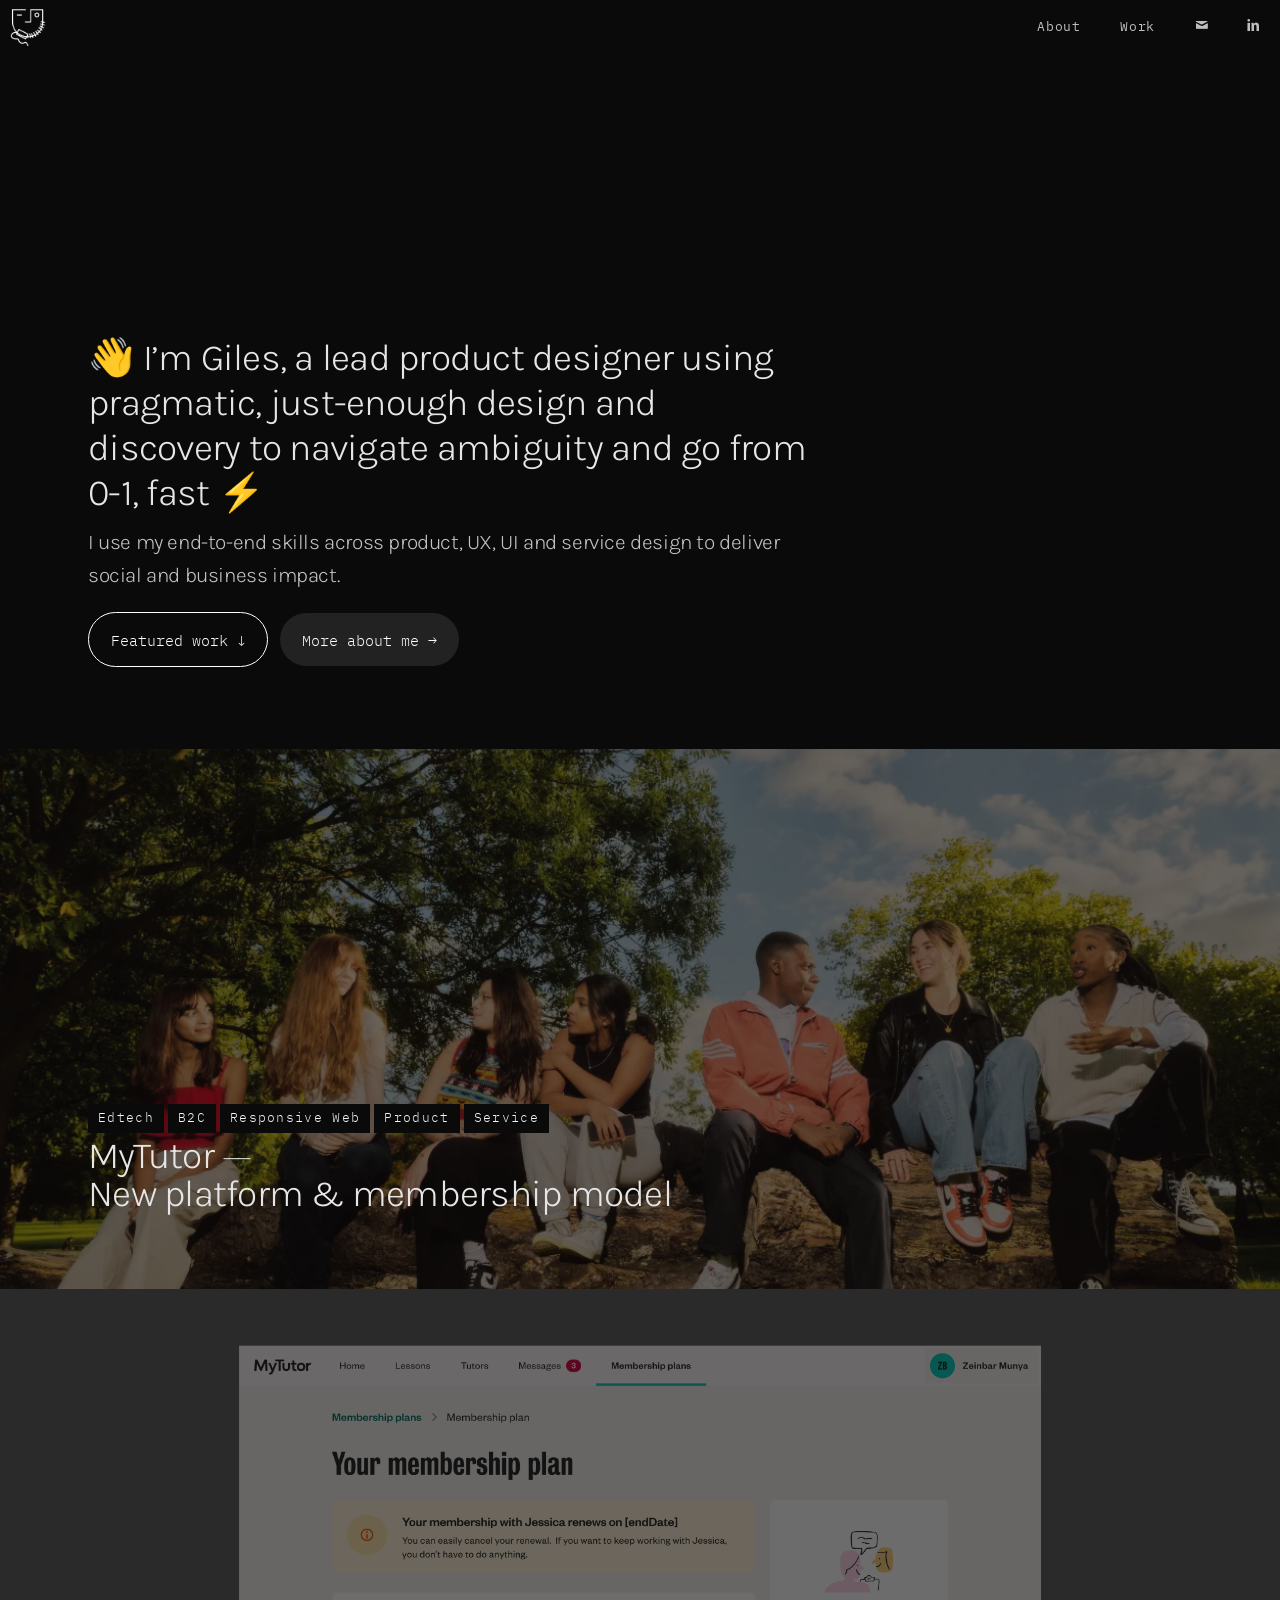
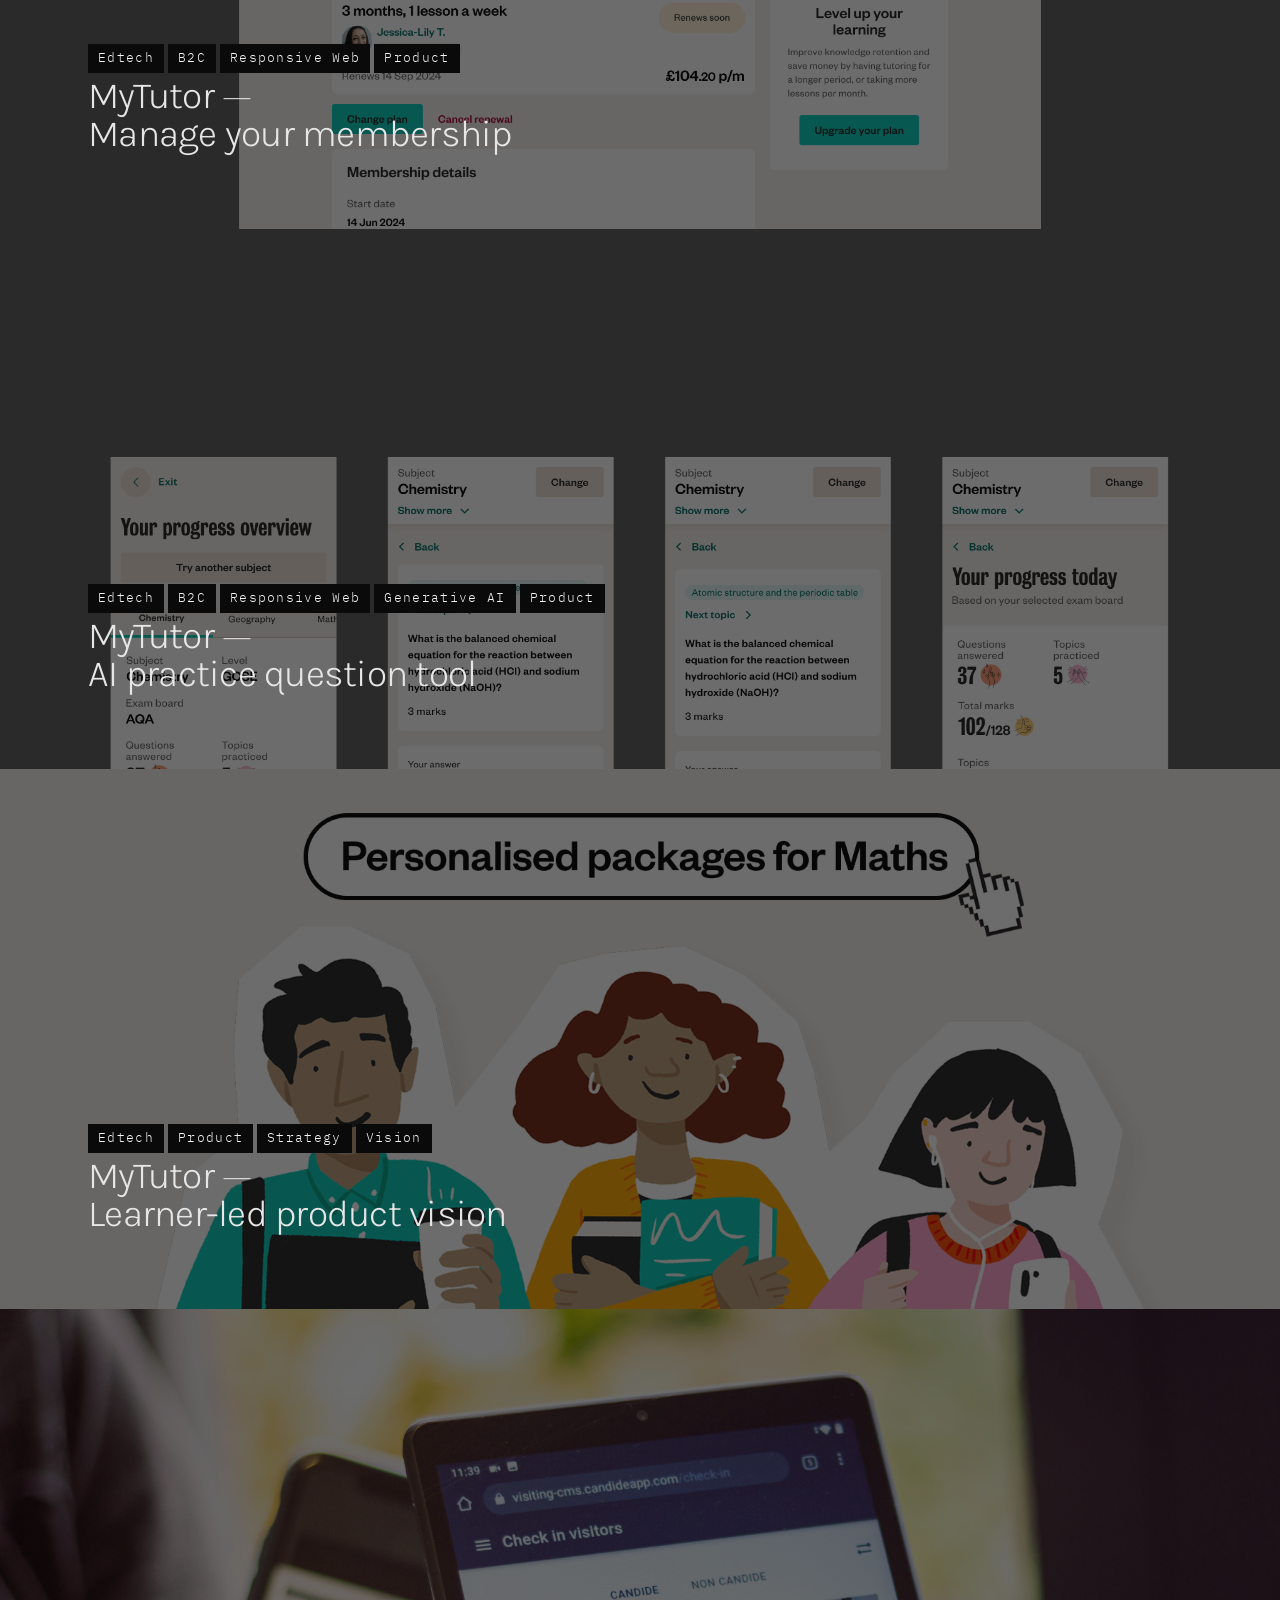
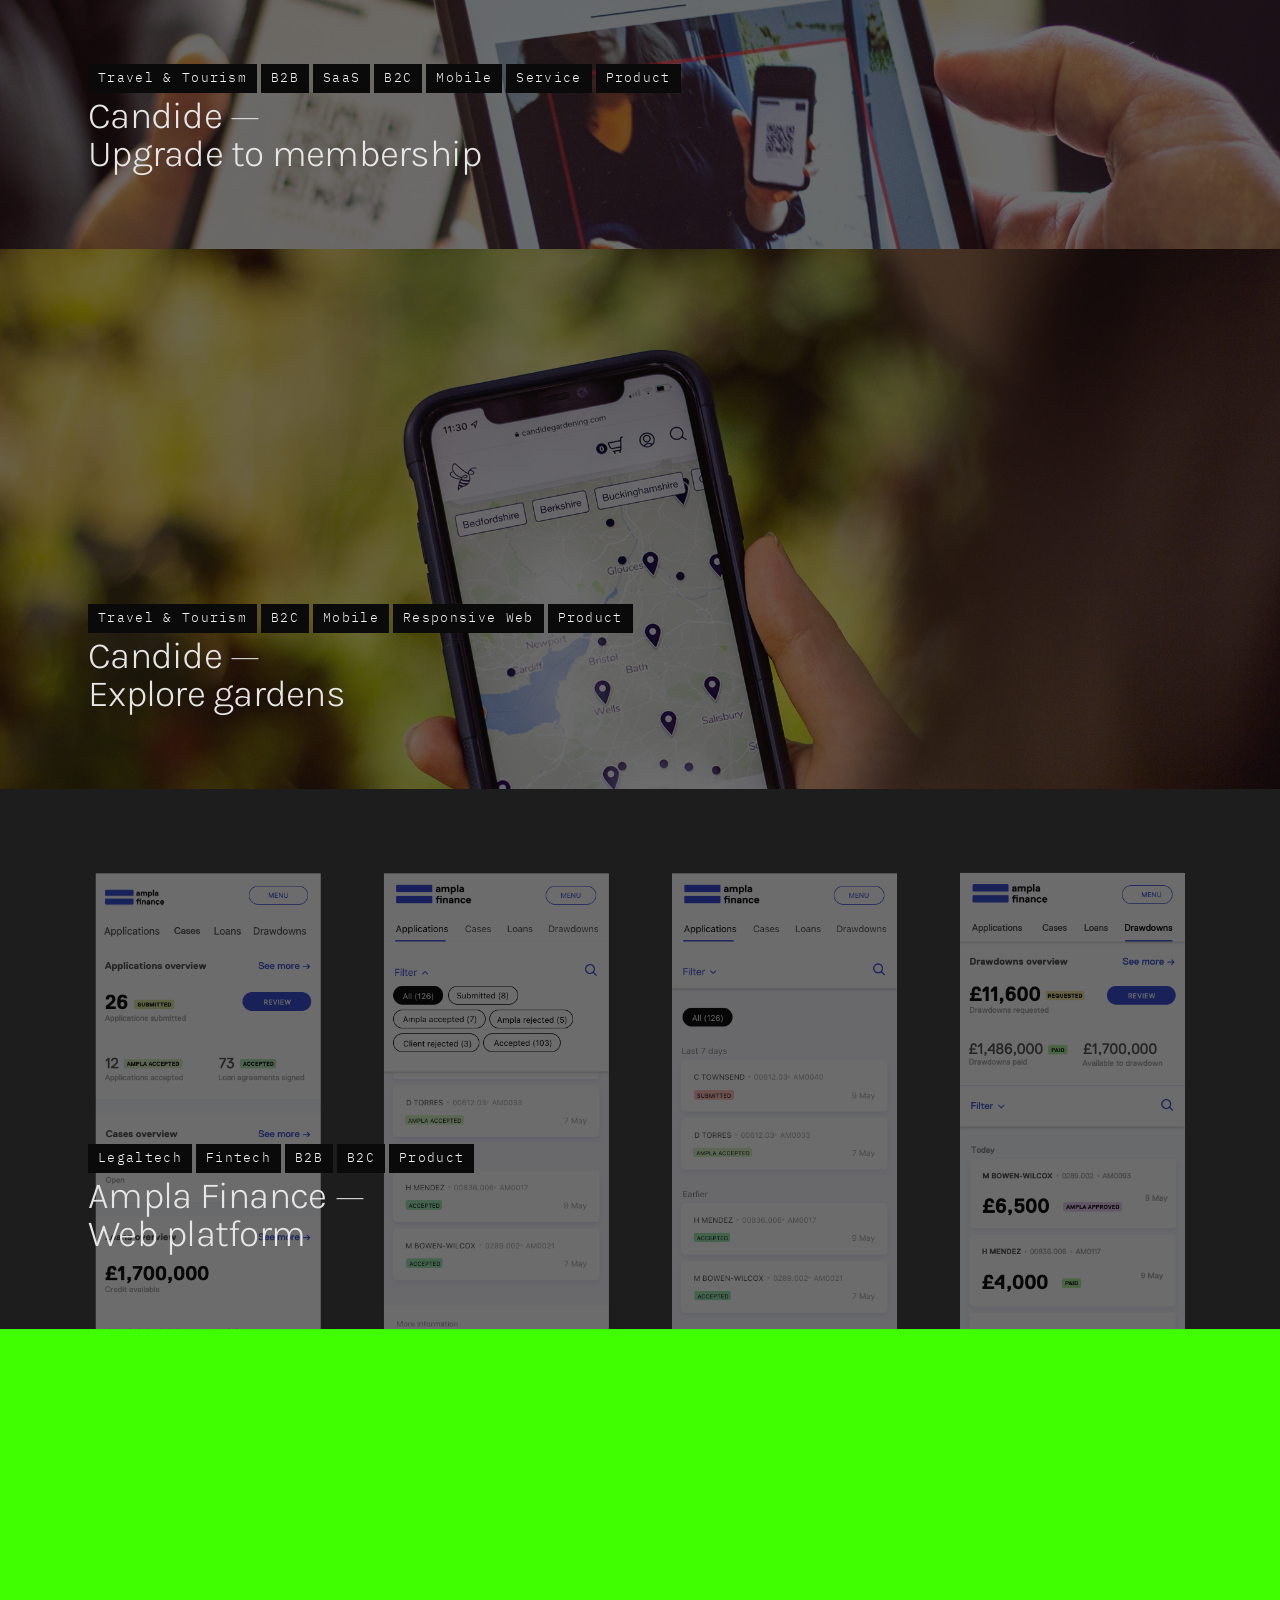
<file: index.html>
<!DOCTYPE HTML>

<html>
<head>
<!-- Google Tag Manager -->
<script>(function(w,d,s,l,i){w[l]=w[l]||[];w[l].push({'gtm.start':
new Date().getTime(),event:'gtm.js'});var f=d.getElementsByTagName(s)[0],
j=d.createElement(s),dl=l!='dataLayer'?'&l='+l:'';j.async=true;j.src=
'https://www.googletagmanager.com/gtm.js?id='+i+dl;f.parentNode.insertBefore(j,f);
})(window,document,'script','dataLayer','GTM-WW2MPCB');</script>
<!-- End Google Tag Manager -->

<meta charset="UTF-8">

<meta name="HandheldFriendly" content="True">
		<meta name="MobileOptimized" content="320">
		<meta name="viewport" content="width=device-width, initial-scale=1.0"/>

<title>Giles Currington</title>


<link rel="stylesheet" type="text/css" href="css/reset.css"/>

<link rel="stylesheet" type="text/css" href="bootstrap/css/bootstrap.min.css"/>

<link href='https://fonts.googleapis.com/css?family=Karla:400,400italic,700,700italic' rel='stylesheet' type='text/css'/>

<link href='https://fonts.googleapis.com/css?family=Source+Sans+Pro:200,300,400,600,300italic,400italic,600italic' rel='stylesheet' type='text/css'/>

<link href="https://fonts.googleapis.com/css?family=IBM+Plex+Mono:200,200i,300,300i,400,400i,500,500i,600,600i,700,700i|IBM+Plex+Sans:200,200i,300,300i,400,400i,600,600i,700,700i|IBM+Plex+Serif:100,100i,200,200i,300,300i" rel="stylesheet"/>

<link rel="stylesheet" type="text/css" href="css/index.css"/>

<link rel="apple-touch-icon" sizes="57x57" href="links/icons/favicons/apple-touch-icon-57x57.png">
<link rel="apple-touch-icon" sizes="114x114" href="links/icons/favicons/apple-touch-icon-114x114.png">
<link rel="apple-touch-icon" sizes="72x72" href="links/icons/favicons/apple-touch-icon-72x72.png">
<link rel="apple-touch-icon" sizes="144x144" href="links/icons/favicons/apple-touch-icon-144x144.png">
<link rel="apple-touch-icon" sizes="60x60" href="links/icons/favicons/apple-touch-icon-60x60.png">
<link rel="apple-touch-icon" sizes="120x120" href="links/icons/favicons/apple-touch-icon-120x120.png">
<link rel="apple-touch-icon" sizes="76x76" href="links/icons/favicons/apple-touch-icon-76x76.png">
<link rel="apple-touch-icon" sizes="152x152" href="links/icons/favicons/apple-touch-icon-152x152.png">
<link rel="apple-touch-icon" sizes="180x180" href="links/icons/favicons/apple-touch-icon-180x180.png">
<link rel="icon" type="image/png" href="links/icons/favicons/favicon-192x192.png" sizes="192x192">
<link rel="icon" type="image/png" href="links/icons/favicons/favicon-160x160.png" sizes="160x160">
<link rel="icon" type="image/png" href="links/icons/favicons/favicon-96x96.png" sizes="96x96">
<link rel="icon" type="image/png" href="links/icons/favicons/favicon-16x16.png" sizes="16x16">
<link rel="icon" type="image/png" href="links/icons/favicons/favicon-32x32.png" sizes="32x32">
<meta name="msapplication-TileColor" content="#603cba">
<meta name="msapplication-TileImage" content="links/icons/favicons/mstile-144x144.png">


</head>

<body>



	<div id="wrapper">

	
		<header class="">
			
				<div class="logo-wrap">
					<a href="index.html" alt="home">
						<figure class="logo">
							<img src="links/beardy-icon-wink.png" alt="logo">
						</figure>

					</a>
				</div>
					<ul class="header-contact-links">
							<li>
								<a class="main-link" href="about.html">About</a>
							</li>
							<li>
								<a class="main-link" href="index.html">Work</a>
							</li>
							<li>
								<a class="email" href="mailto:gilescurrington@gmail.com"></a>
							</li>
							<li>
								<a class="linkedin" href="https://www.linkedin.com/in/gilescurrington" target="_blank"></a>
							</li>
							
						
						</ul>
	
		</header>



		

			
			


			
			<main>

				<section class="hero-header-home">
				<div class="container-fluid">
					<div class="row">
						<div class="col-md-8">
							<h2>
								👋 I’m Giles, a lead product designer using pragmatic, just-enough design and discovery to navigate ambiguity and go from 0-1, fast ⚡
						</h2>
							
							<p>I use my end-to-end skills across product, UX, UI and service design to deliver social and business impact.</p>
							<a class="button-primary" href="#content">Featured work ↓</a><a class="button-secondary" href="about.html">More about me →</a>

					</div>
				</div>

				
			</section>
			<section id="content">
				<article class="tile myt-platform">

				<a class="project-link" href="myt-platform.html">
					<div class="tile-title">

						<div class="container-fluid">
							<div class="row">
								<div class="col-md-8">
									<p class="tag"><span>Edtech</span><span>B2C</span><span>Responsive Web</span><span>Product</span><span>Service</span>
						</p>
										<h2>MyTutor&nbsp;<span class="light-em">&mdash;</span><br>
						New platform &amp; membership model </h2>

									</div>
								</div>
							</div>
						</div>
				</a>
			</article>
			<article class="tile manage-membership">

				<a class="project-link" href="manage-membership.html">
					<div class="tile-title">

						<div class="container-fluid">
							<div class="row">
								<div class="col-md-8">
									<p class="tag"><span>Edtech</span><span>B2C</span><span>Responsive Web</span><span>Product</span>
						</p>
										<h2>MyTutor&nbsp;<span class="light-em">&mdash;</span><br>
						Manage your membership</h2>

									</div>
								</div>
							</div>
						</div>
				</a>
			</article>


				<article class="tile practice-questions">

				<a class="project-link" href="practice-questions.html">
					<div class="tile-title">

						<div class="container-fluid">
							<div class="row">
								<div class="col-md-8">
									<p class="tag"><span>Edtech</span><span>B2C</span><span>Responsive Web</span><span>Generative AI</span><span>Product</span>
						</p>
										<h2>MyTutor&nbsp;<span class="light-em">&mdash;</span><br>
						AI practice question tool</h2>

									</div>
								</div>
							</div>
						</div>
				</a>
			</article>
			<article class="tile learner-vision">

				<a class="project-link" href="learner-vision.html">
					<div class="tile-title">
						
						<div class="container-fluid">
							<div class="row">
								<div class="col-md-8">
									<p class="tag"><span>Edtech</span><span>Product</span><span>Strategy</span><span>Vision</span>
						</p>
										<h2>MyTutor&nbsp;<span class="light-em">&mdash;</span><br>
											Learner-led product vision</h2>
									</div>
								</div>
							</div>
						</div>
				</a>
			</article>
			

			<article class="tile upgrade-to-membership">

				<a class="project-link" href="upgrade-to-membership.html">
					<div class="tile-title">

						<div class="container-fluid">
							<div class="row">
								<div class="col-md-8">
									<p class="tag"><span>Travel &amp; Tourism</span><span>B2B</span><span>SaaS</span><span>B2C</span><span>Mobile</span><span>Service</span><span>Product</span>
						</p>
										<h2>Candide&nbsp;<span class="light-em">&mdash;</span><br>
						Upgrade to membership</h2>

									</div>
								</div>
							</div>
						</div>
				</a>
			</article>

			<article class="tile explore-gardens">

				<a class="project-link" href="explore-gardens.html">
					<div class="tile-title">

						<div class="container-fluid">
							<div class="row">
								<div class="col-md-8">
									<p class="tag"><span>Travel &amp; Tourism</span><span>B2C</span><span>Mobile</span><span>Responsive Web</span><span>Product</span>
						</p>
										<h2>Candide&nbsp;<span class="light-em">&mdash;</span><br>
						Explore gardens</h2>

									</div>
								</div>
							</div>
						</div>
				</a>
			</article>

			<article class="tile ampla-finance">
				<a class="project-link" href="ampla-finance.html">
					<div class="tile-title">
						<div class="container-fluid">
							<div class="row">
								<div class="col-md-8">
									<p class="tag"><span>Legaltech</span><span>Fintech</span><span>B2B</span><span>B2C</span><span>Product</span>
						</p>
										<h2>Ampla Finance&nbsp;<span class="light-em">&mdash;</span><br>
											Web platform</h2>
									
									</div>
								</div>
							</div>
						</div>
					</a>
			</article>





			

		

		

		

		
		
		</section>
	

		</main>

		<footer>
			<div class="container-fluid">
				<div class="row">
					<div class="col-md-8">
						<p>Design &amp; Build &copy; Giles Currington 2025</p>
						<a class="button-secondary" href="#top">Back to top ↑</a>
					</div>
					<div class="col-md-4">
							<p class="blurb">
								<a href="mailto:gilescurrington@gmail.com">✉️ Drop me an email.</a><br>
								<a href="https://www.linkedin.com/in/gilescurrington" target="_blank">🤝 Connect on Linkedin.</a><br>
								<a href="links/giles-currington-cv-25.pdf">📄 View my CV.</a>

							</p>

					</div>

				</row>
			</div>
		</footer>

	</div>

<script src="js/jquery-1.11.1.min.js"></script>

<script src="bootstrap/js/bootstrap.min.js"></script>

<script src="js/index.js"></script>

</body>

</html>
</file>
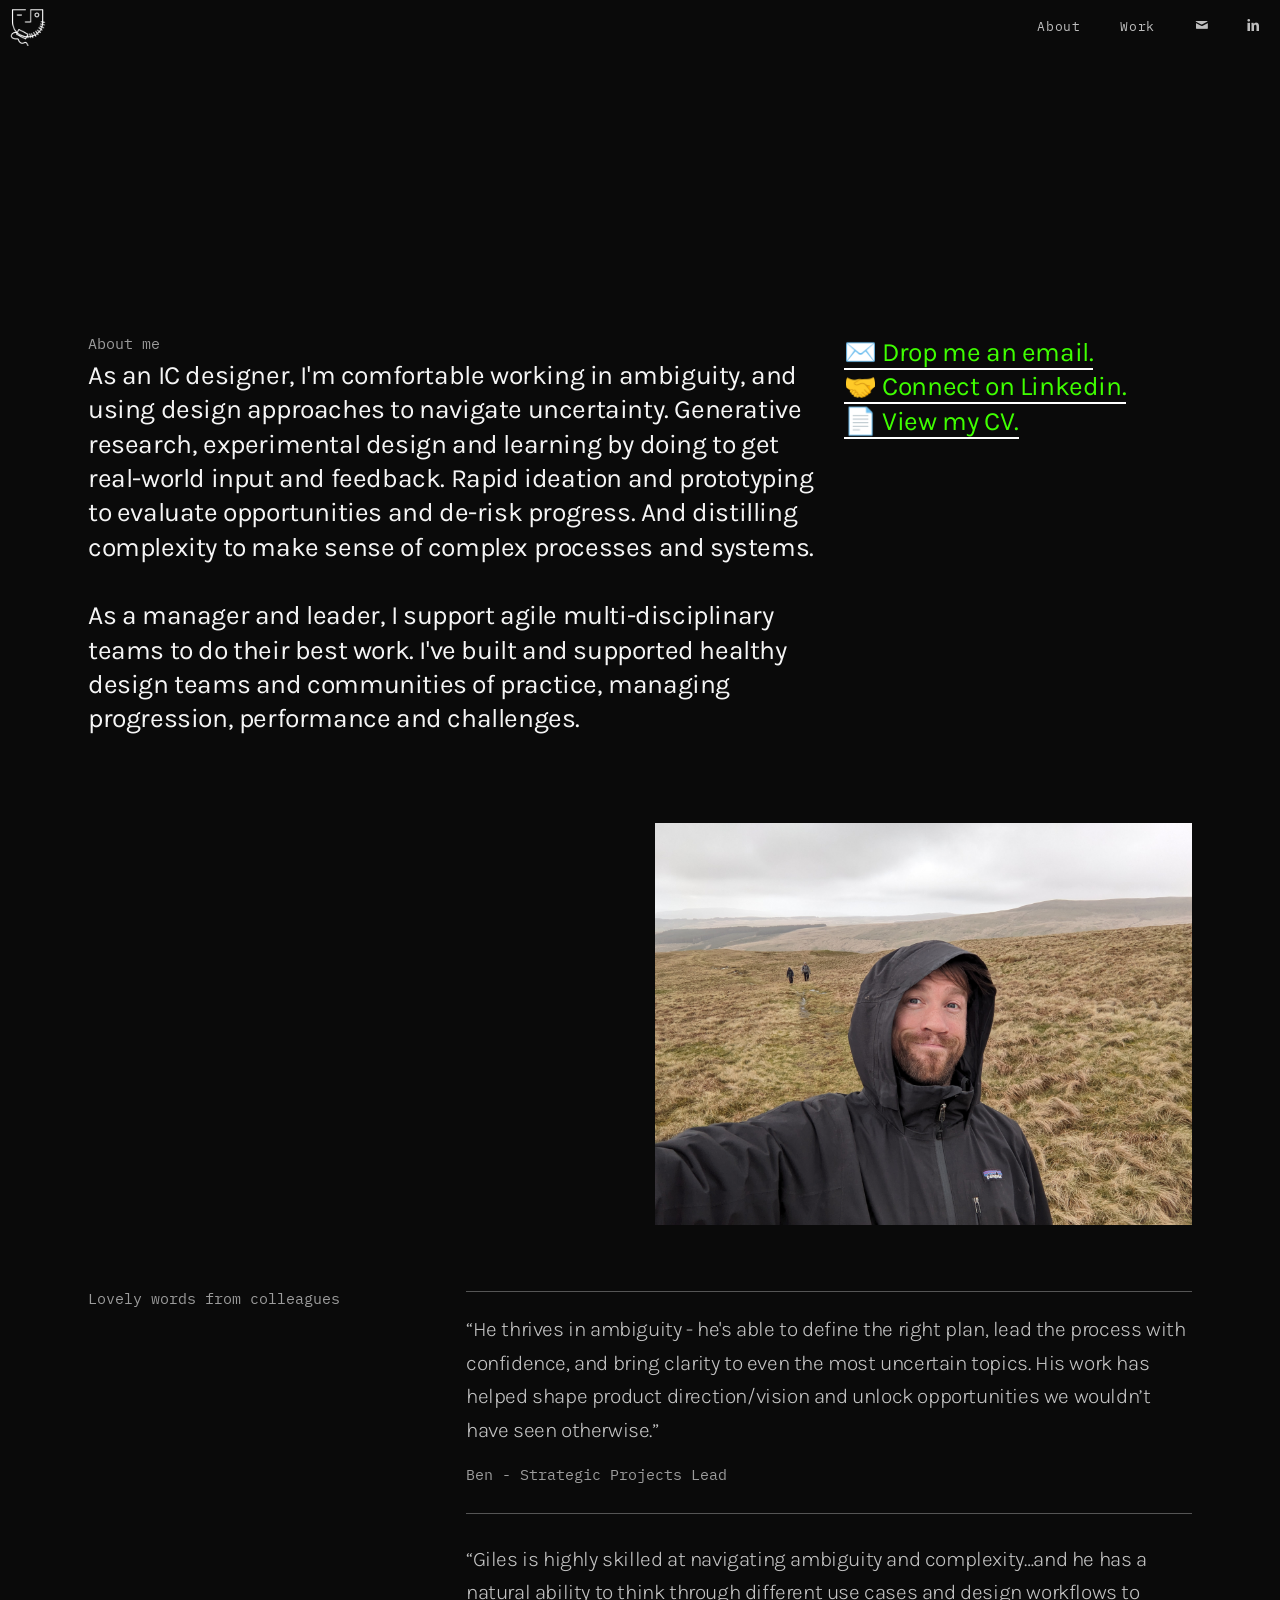
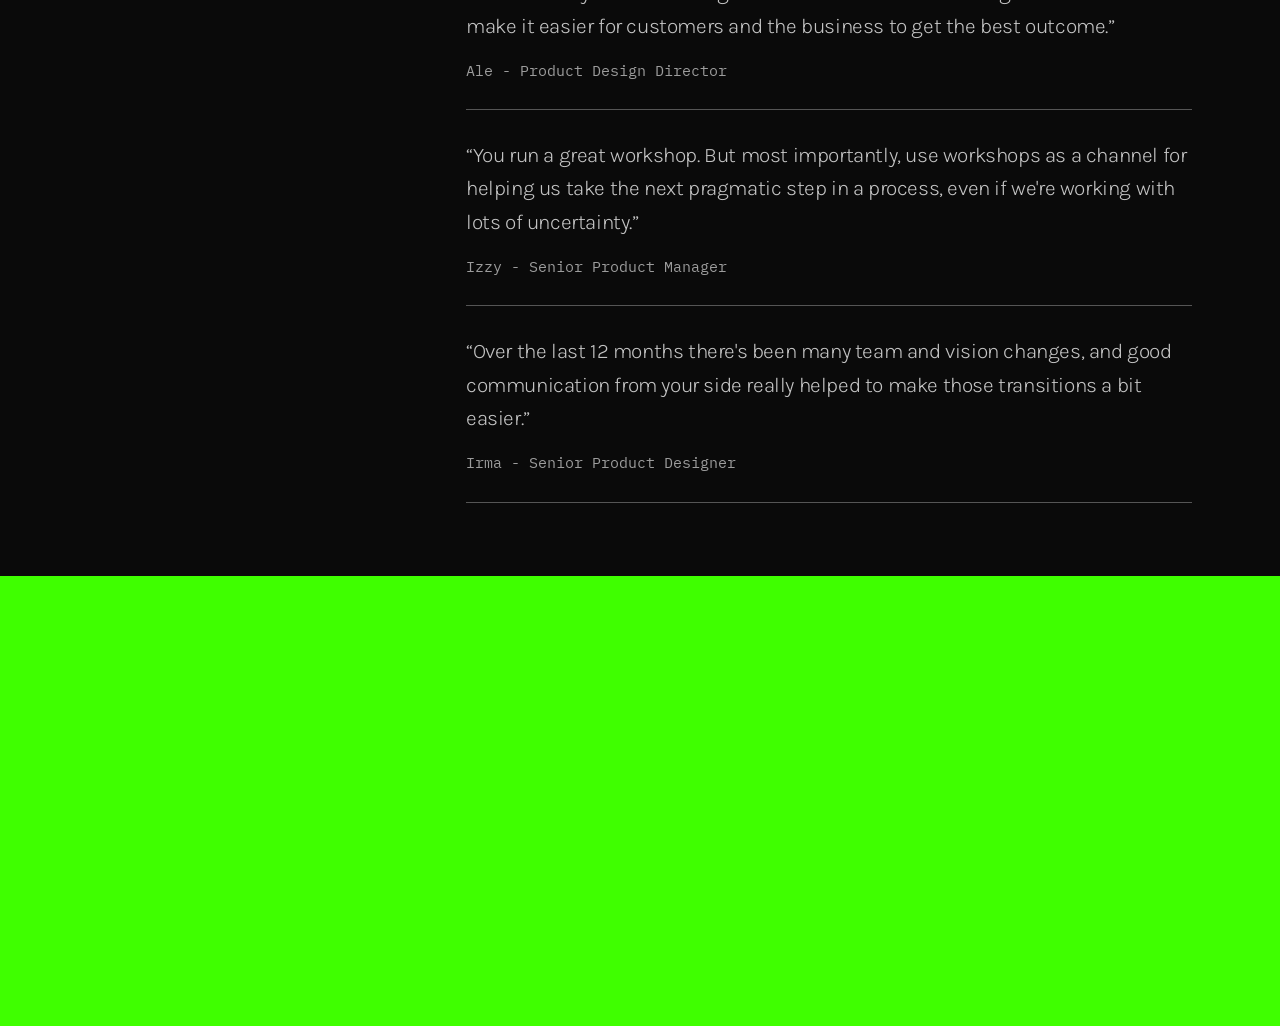
<file: about.html>
<!DOCTYPE HTML>

<html>
<head>
<!-- Google Tag Manager -->
<script>(function(w,d,s,l,i){w[l]=w[l]||[];w[l].push({'gtm.start':
new Date().getTime(),event:'gtm.js'});var f=d.getElementsByTagName(s)[0],
j=d.createElement(s),dl=l!='dataLayer'?'&l='+l:'';j.async=true;j.src=
'https://www.googletagmanager.com/gtm.js?id='+i+dl;f.parentNode.insertBefore(j,f);
})(window,document,'script','dataLayer','GTM-WW2MPCB');</script>
<!-- End Google Tag Manager -->

<meta charset="UTF-8">

<meta name="HandheldFriendly" content="True">
		<meta name="MobileOptimized" content="320">
		<meta name="viewport" content="width=device-width, initial-scale=1.0"/>

<title>Giles Currington</title>


<link rel="stylesheet" type="text/css" href="css/reset.css"/>

<link rel="stylesheet" type="text/css" href="bootstrap/css/bootstrap.min.css"/>

<link href='https://fonts.googleapis.com/css?family=Karla:400,400italic,700,700italic' rel='stylesheet' type='text/css'/>

<link href='https://fonts.googleapis.com/css?family=Source+Sans+Pro:200,300,400,600,300italic,400italic,600italic' rel='stylesheet' type='text/css'/>

<link href="https://fonts.googleapis.com/css?family=IBM+Plex+Mono:200,200i,300,300i,400,400i,500,500i,600,600i,700,700i|IBM+Plex+Sans:200,200i,300,300i,400,400i,600,600i,700,700i|IBM+Plex+Serif:100,100i,200,200i,300,300i" rel="stylesheet"/>

<link rel="stylesheet" type="text/css" href="css/index.css"/>

<!--<link href="https://cdnjs.cloudflare.com/ajax/libs/bootstrap/5.3.2/css/bootstrap.min.css" rel="stylesheet"/>-->

<link rel="apple-touch-icon" sizes="57x57" href="links/icons/favicons/apple-touch-icon-57x57.png">
<link rel="apple-touch-icon" sizes="114x114" href="links/icons/favicons/apple-touch-icon-114x114.png">
<link rel="apple-touch-icon" sizes="72x72" href="links/icons/favicons/apple-touch-icon-72x72.png">
<link rel="apple-touch-icon" sizes="144x144" href="links/icons/favicons/apple-touch-icon-144x144.png">
<link rel="apple-touch-icon" sizes="60x60" href="links/icons/favicons/apple-touch-icon-60x60.png">
<link rel="apple-touch-icon" sizes="120x120" href="links/icons/favicons/apple-touch-icon-120x120.png">
<link rel="apple-touch-icon" sizes="76x76" href="links/icons/favicons/apple-touch-icon-76x76.png">
<link rel="apple-touch-icon" sizes="152x152" href="links/icons/favicons/apple-touch-icon-152x152.png">
<link rel="apple-touch-icon" sizes="180x180" href="links/icons/favicons/apple-touch-icon-180x180.png">
<link rel="icon" type="image/png" href="links/icons/favicons/favicon-192x192.png" sizes="192x192">
<link rel="icon" type="image/png" href="links/icons/favicons/favicon-160x160.png" sizes="160x160">
<link rel="icon" type="image/png" href="links/icons/favicons/favicon-96x96.png" sizes="96x96">
<link rel="icon" type="image/png" href="links/icons/favicons/favicon-16x16.png" sizes="16x16">
<link rel="icon" type="image/png" href="links/icons/favicons/favicon-32x32.png" sizes="32x32">
<meta name="msapplication-TileColor" content="#603cba">
<meta name="msapplication-TileImage" content="links/icons/favicons/mstile-144x144.png">


</head>

<body>

	<div id="wrapper">

	
		<header class="">
			
				<div class="logo-wrap">
					<a href="index.html" alt="home">
						<figure class="logo">
							<img src="links/beardy-icon-wink.png" alt="logo">
						</figure>

					</a>
				</div>
					<ul class="header-contact-links">
							<li>
								<a class="main-link" href="about.html">About</a>
							</li>
							<li>
								<a class="main-link" href="index.html">Work</a>
							</li>
							<li>
								<a class="email" href="mailto:gilescurrington@gmail.com"></a>
							</li>
							<li>
								<a class="linkedin" href="https://www.linkedin.com/in/gilescurrington" target="_blank"></a>
							</li>
							
						
						</ul>
	
		</header>


		

			
			
			<main id="content">

				<section class="hero-header-about">
				<div class="container-fluid">
					<div class="row">
						<div class="col-md-8">
							<h3>About me</h3>
							<p class="blurb">As an IC designer, I'm comfortable working in ambiguity, and using design approaches to navigate uncertainty.
							Generative research, experimental design and learning by doing to get real-world input and feedback. Rapid ideation and prototyping to evaluate opportunities and de-risk progress. And distilling complexity to make sense of complex processes and systems.<br><br>				

						As a manager and leader, I support agile multi-disciplinary teams to do their best work. I've built and supported healthy design teams and communities of practice, managing progression, performance and challenges.
							</p>
						
							
						</div>
						<div class="col-md-4">
							<p class="blurb">
								<a href="mailto:gilescurrington@gmail.com">✉️ Drop me an email.</a><br>
								<a href="https://www.linkedin.com/in/gilescurrington" target="_blank">🤝 Connect on Linkedin.</a><br>
								<a href="links/giles-currington-cv-25.pdf">📄 View my CV.</a>
						</p>
					
						</div>
					</div>
					<div class="row">
					<div class="col-md-6">
					</div>
					<div class="col-md-6">
						<figure>
							<img src="links/me-pic2.jpg">
				
				</figure>
	</div>
</div>
				<div class="row">
					<div class="col-md-4">

					<h3>Lovely words from colleagues</h3>
					
				</div>
					<div class="col-md-8 feedback">

					<p>“He thrives in ambiguity - he's able to define the right plan, lead the process with confidence, and bring clarity to even the most uncertain topics. His work has helped shape product direction/vision and unlock opportunities we wouldn’t have seen otherwise.”</p>
					<h3 class="feedback-name">Ben - Strategic Projects Lead</h3>	
					<p>“Giles is highly skilled at navigating ambiguity and complexity…and he has a natural ability to think through different use cases and design workflows to make it easier for customers and the business to get the best outcome.”</p>
					<h3 class="feedback-name">Ale - Product Design Director</h3>
					<p>“You run a great workshop. But most importantly, use workshops as a channel for helping us take the next pragmatic step in a process, even if we're working with lots of uncertainty.”</p>
					<h3 class="feedback-name">Izzy - Senior Product Manager</h3>
					<p>“Over the last 12 months there's been many team and vision changes, and good
					communication from your side really helped to make those transitions a bit
					easier.”</p>
					<h3 class="feedback-name">Irma - Senior Product Designer</h3>
					

				</div>
					
					

				</div>
			</div>
			</section>
			

			

				

				
			</main>

		<footer>
			<div class="container-fluid">
				<div class="row">
					<div class="col-md-8">
						<p>Design &amp; Build &copy; Giles Currington 2025</p>
						<a class="button-secondary" href="#top">Back to top ↑</a>
					</div>
					<div class="col-md-4">
							<p class="blurb">
								<a href="mailto:gilescurrington@gmail.com">✉️ Drop me an email.</a><br>
								<a href="https://www.linkedin.com/in/gilescurrington" target="_blank">🤝 Connect on Linkedin.</a><br>
								<a href="links/giles-currington-cv-25.pdf">📄 View my CV.</a>

							</p>

					</div>

				</row>
			</div>
		</footer>

	</div>

<script src="js/jquery-1.11.1.min.js"></script>

<script src="bootstrap/js/bootstrap.min.js"></script>

<script src="js/index.js"></script>

</body>

</html>
</file>
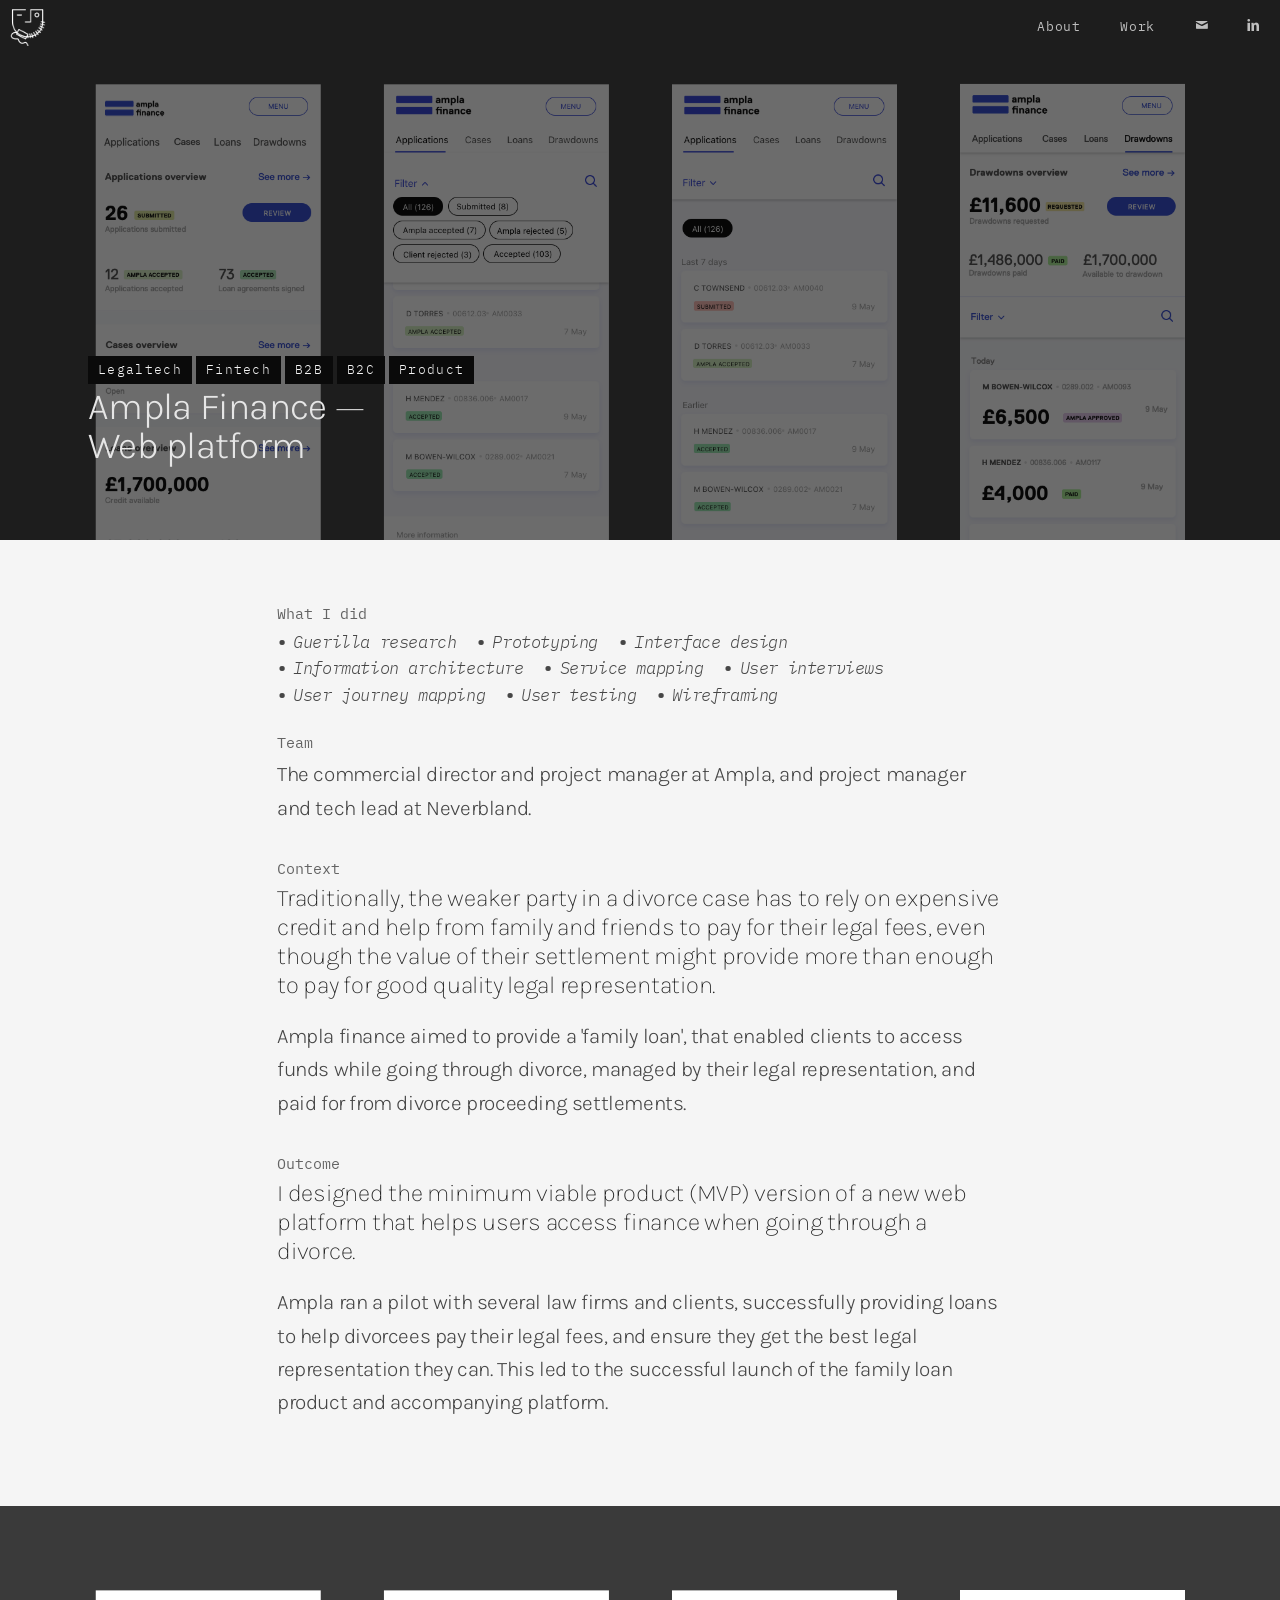
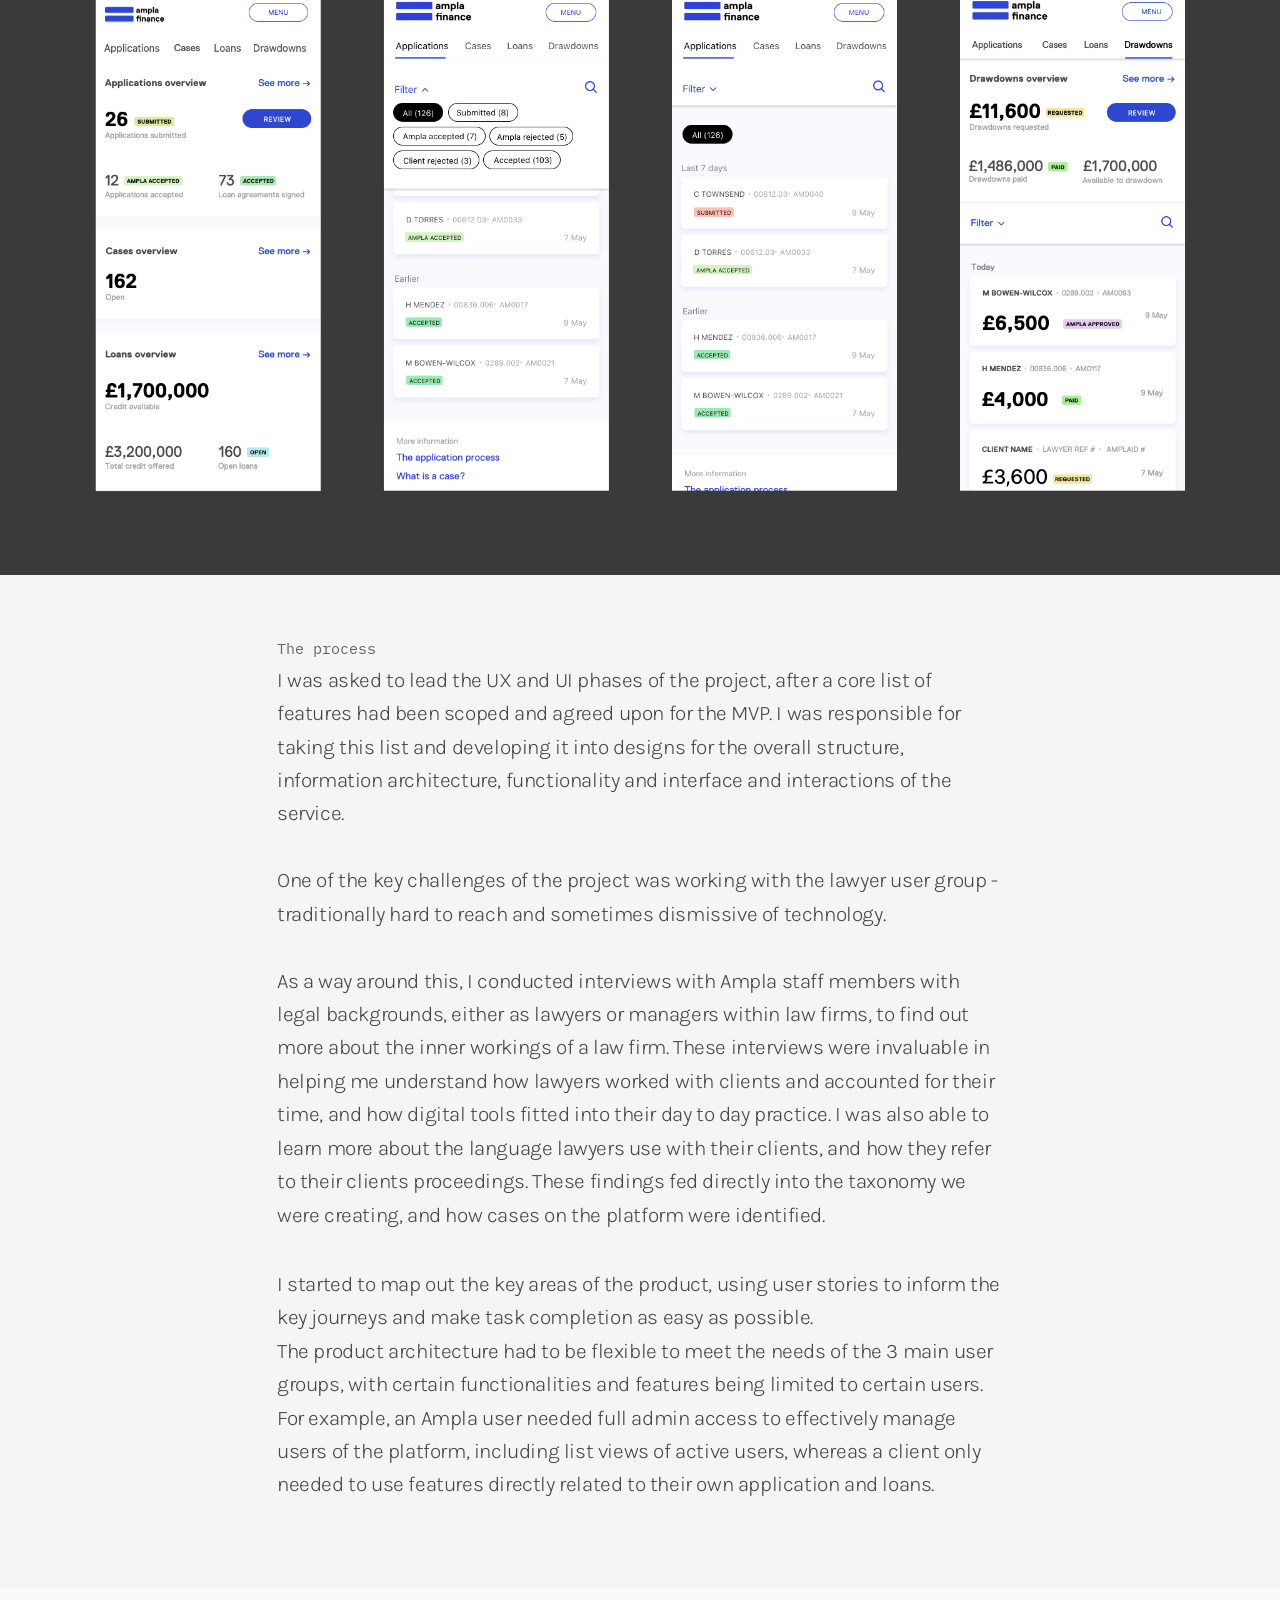
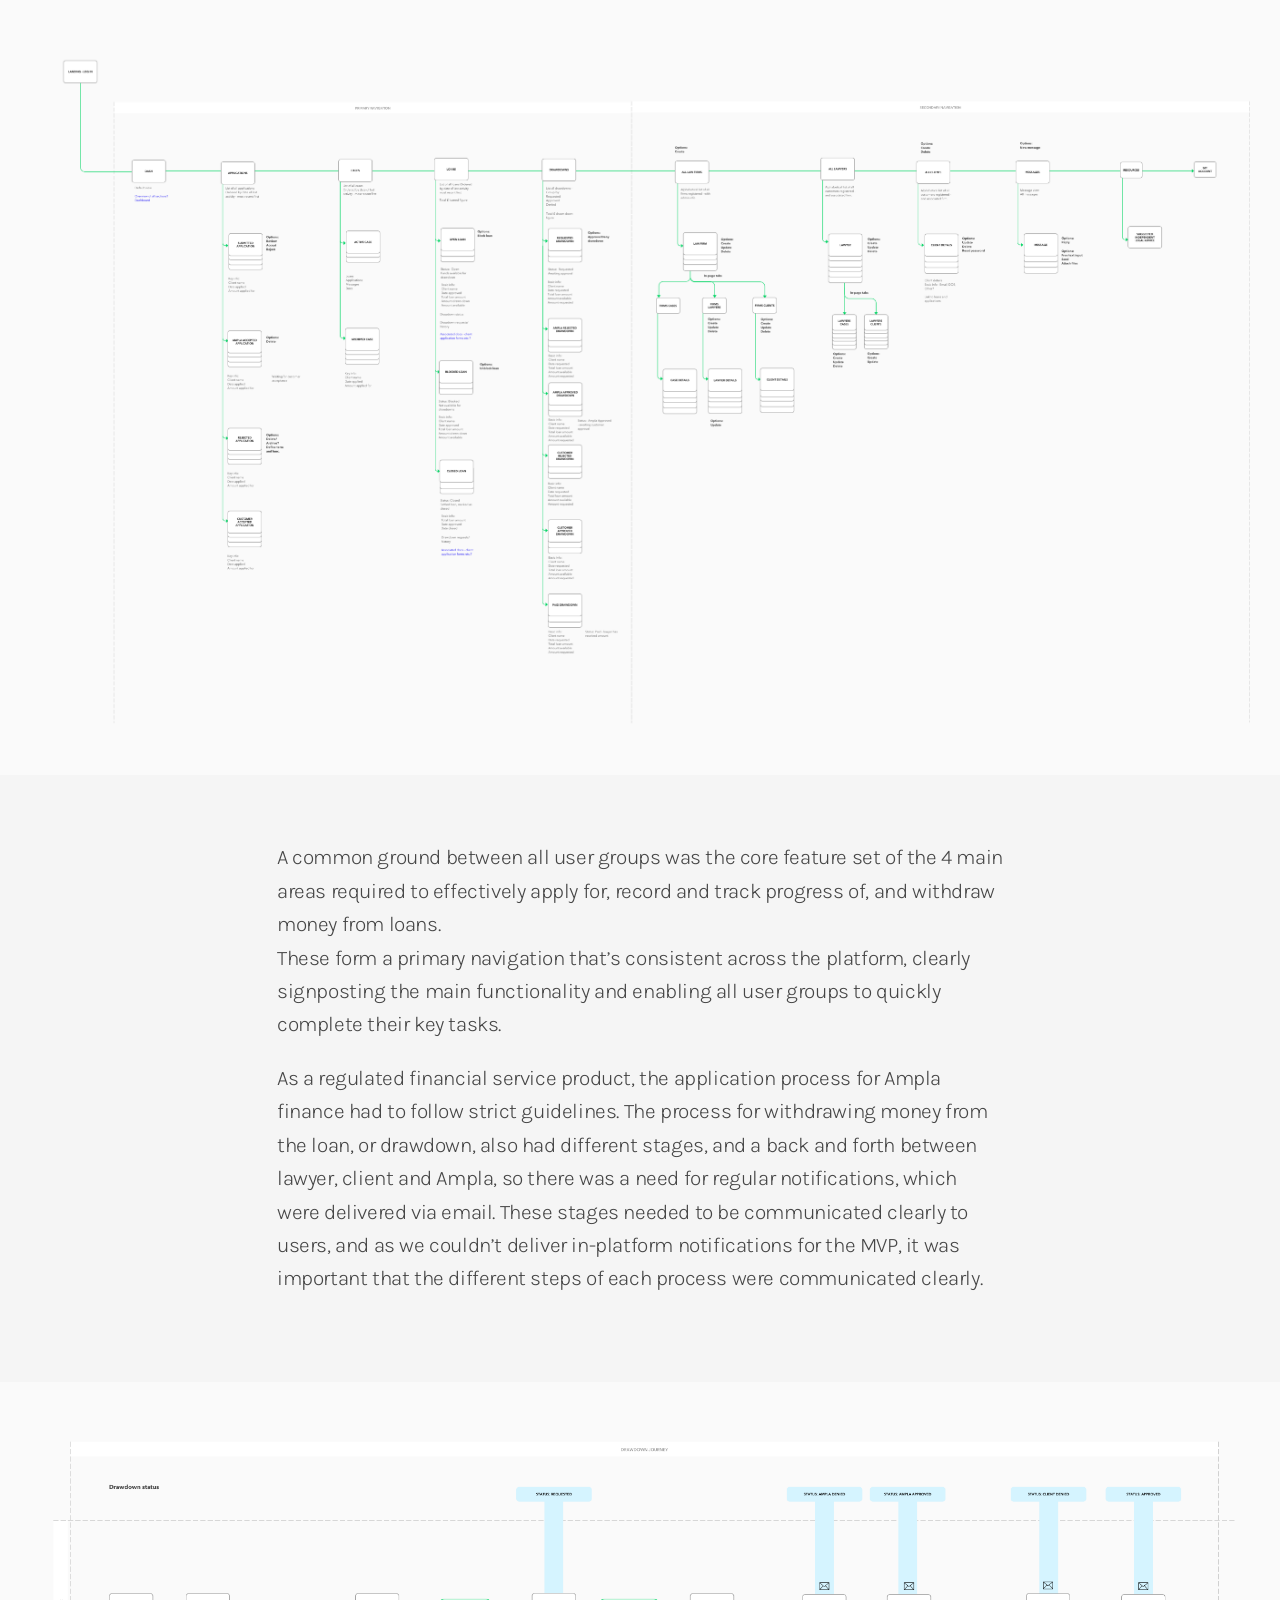
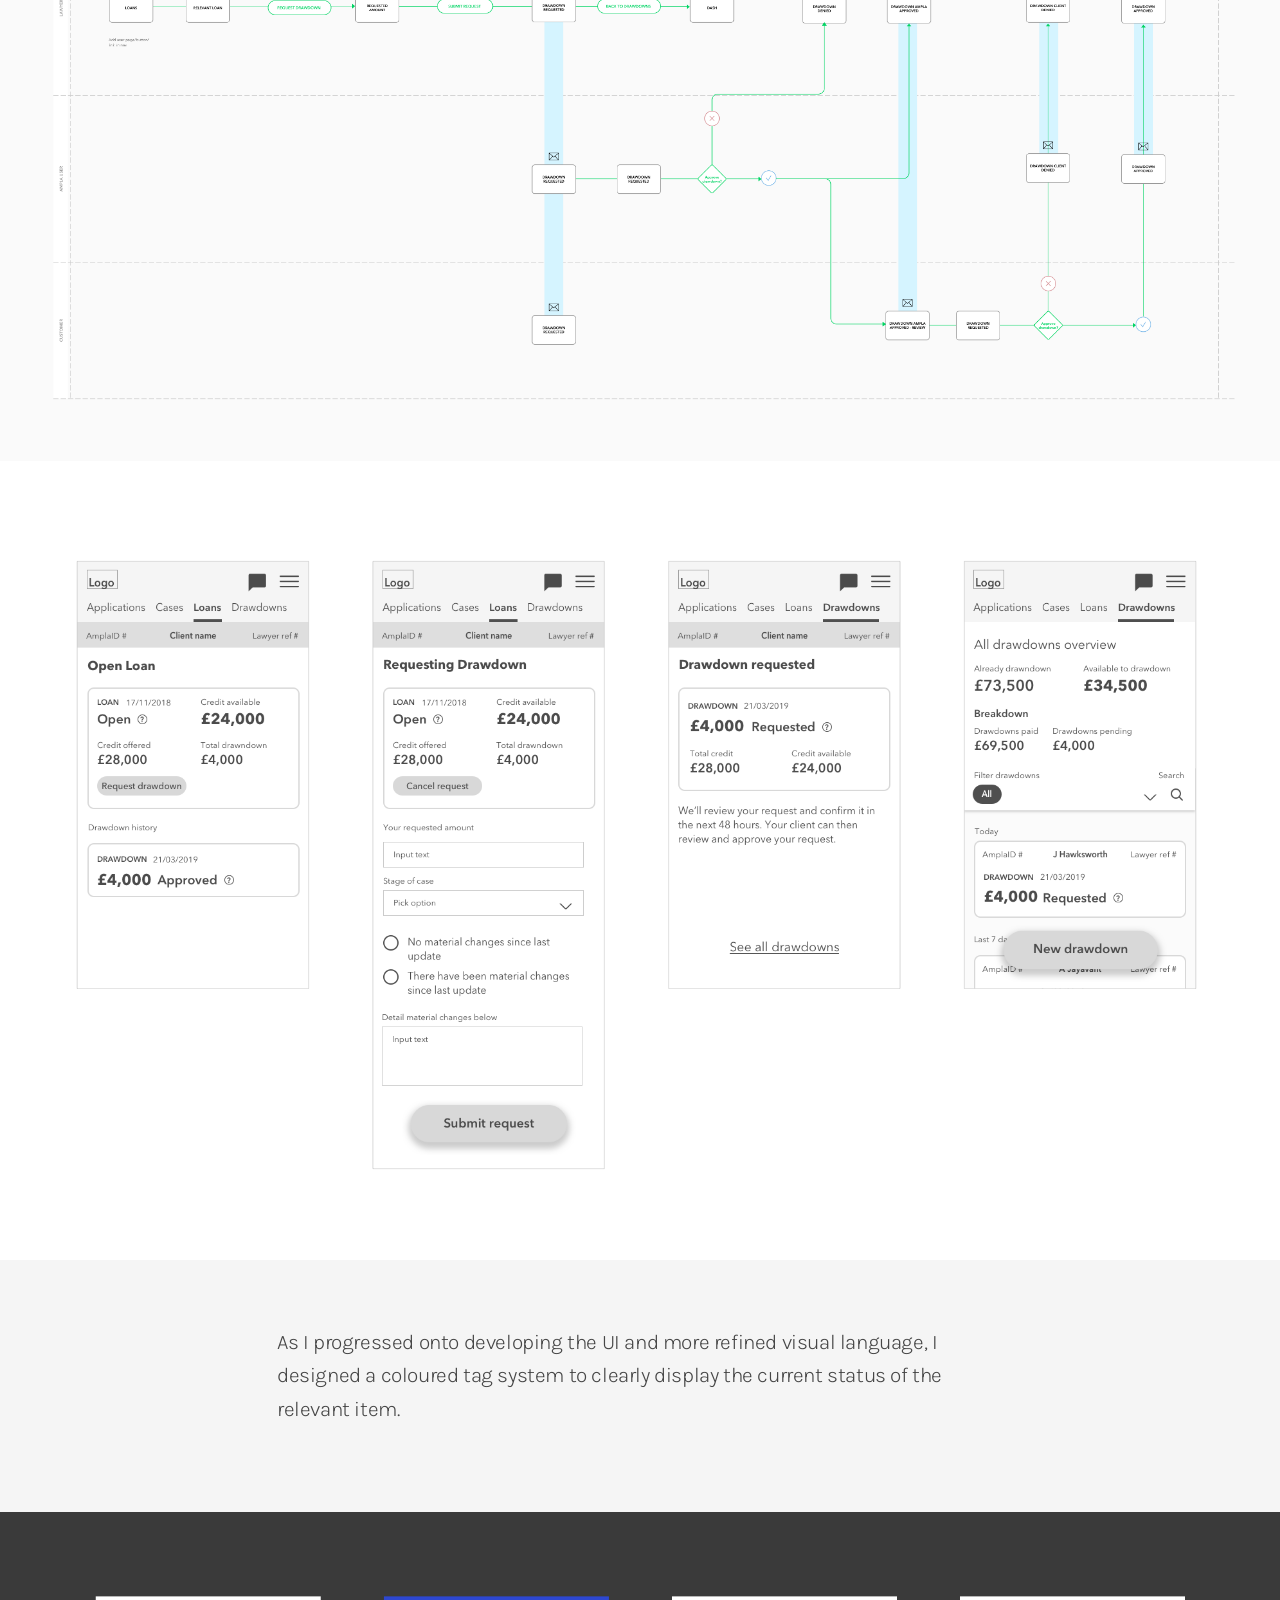
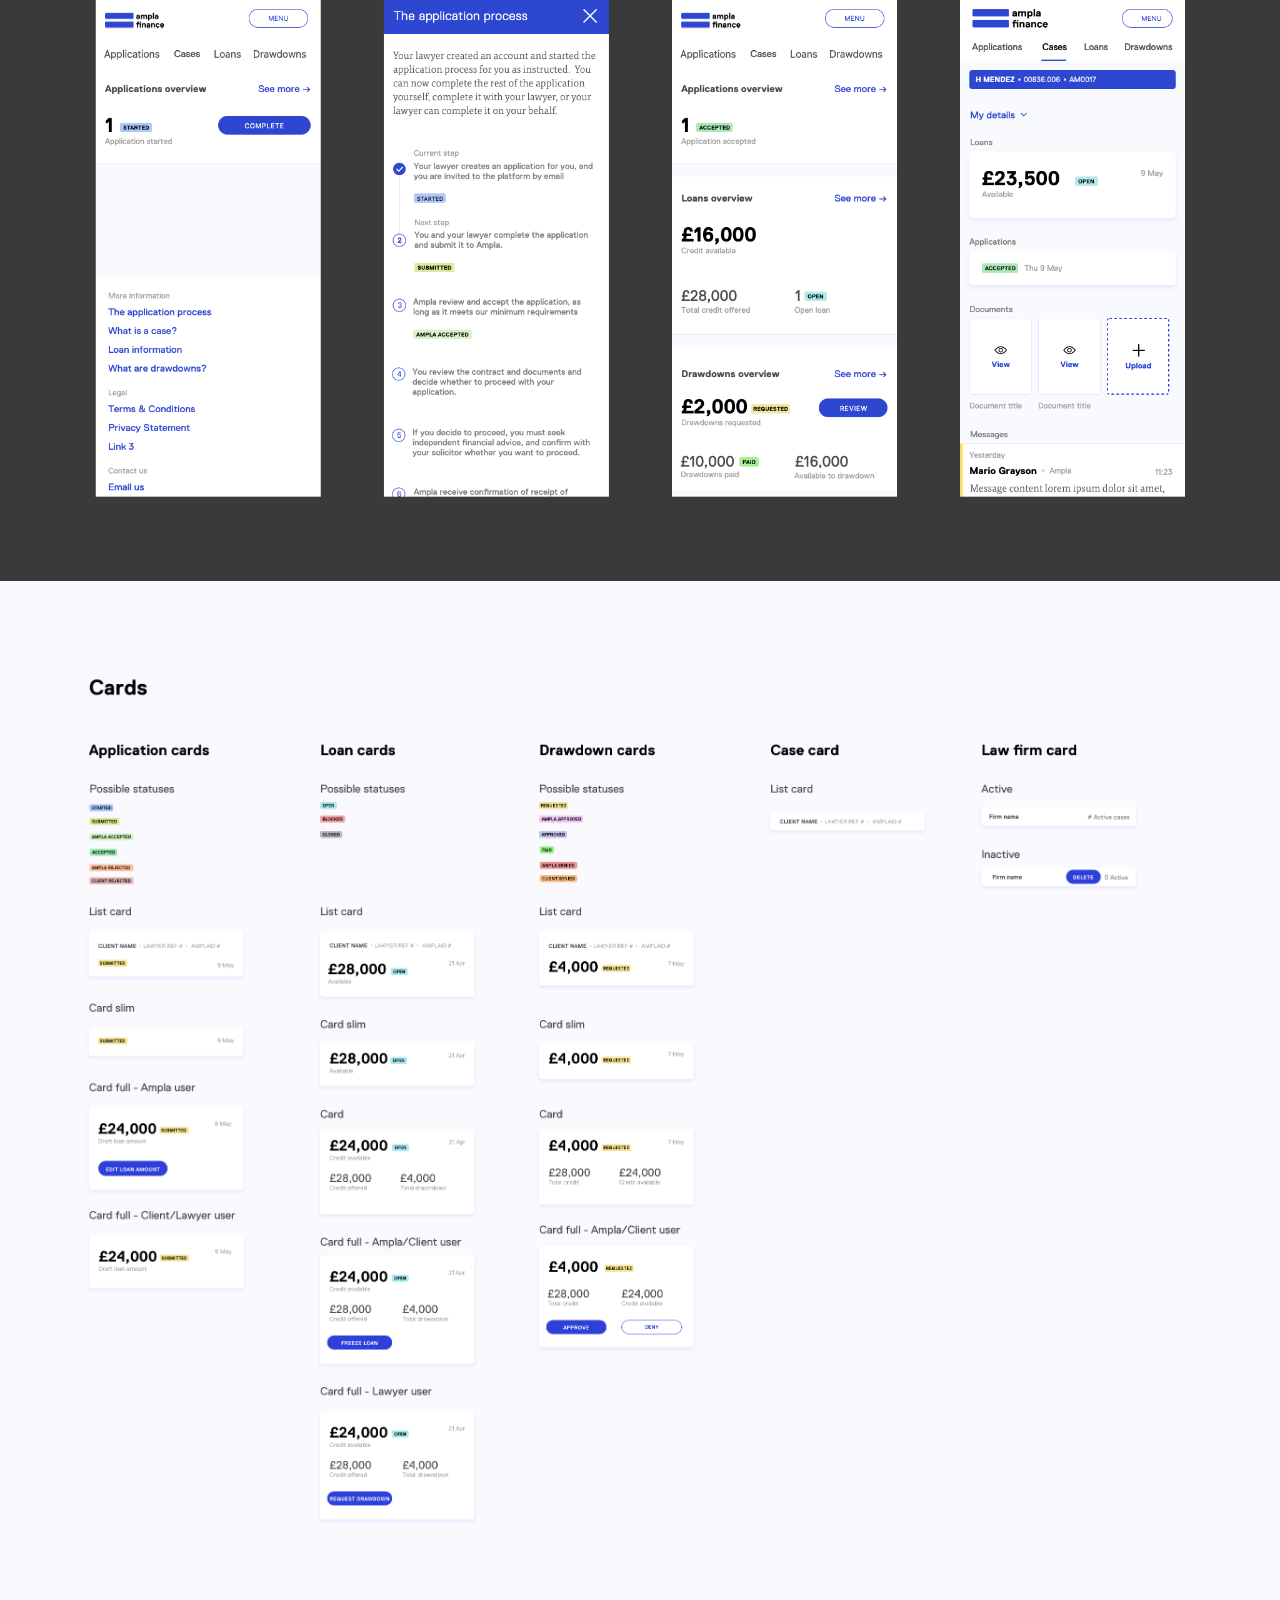
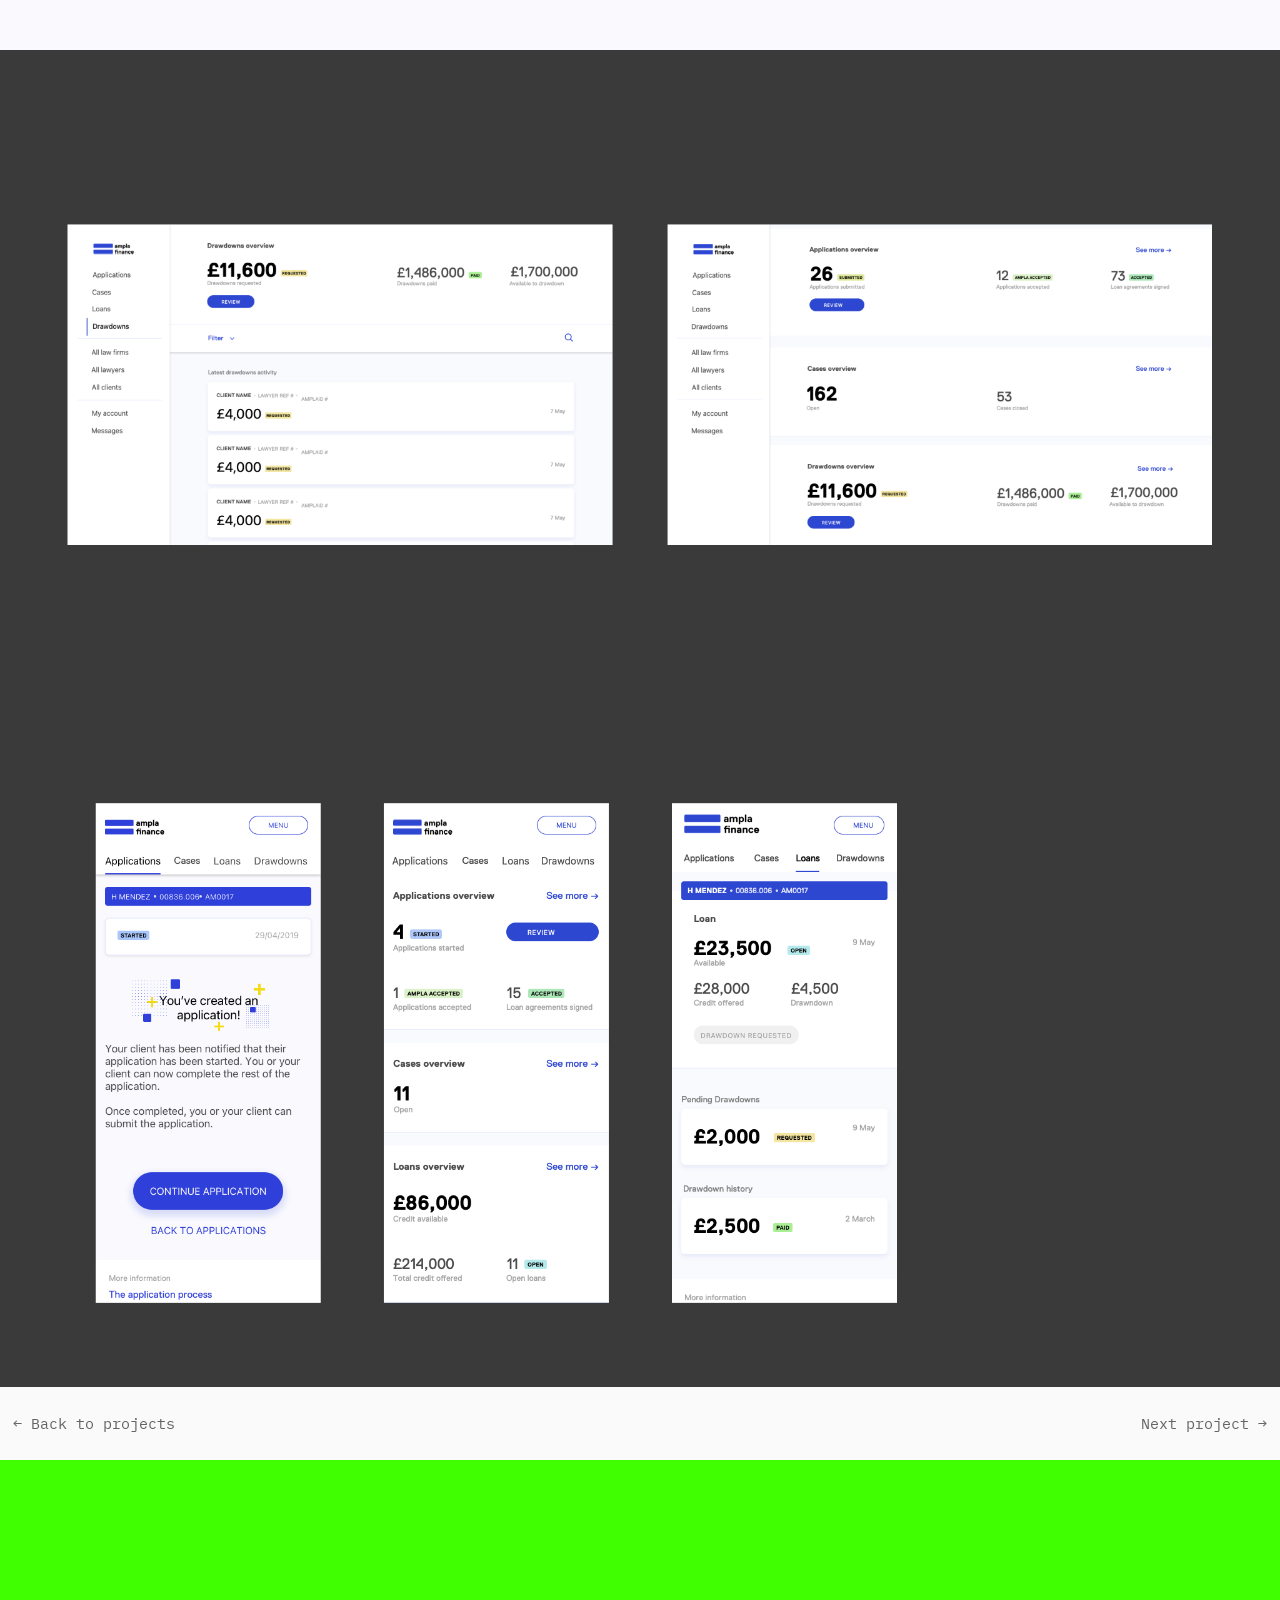
<file: ampla-finance.html>
<!DOCTYPE HTML>

<html lang="en">
<head>
<!-- Google Tag Manager -->
<script>(function(w,d,s,l,i){w[l]=w[l]||[];w[l].push({'gtm.start':
new Date().getTime(),event:'gtm.js'});var f=d.getElementsByTagName(s)[0],
j=d.createElement(s),dl=l!='dataLayer'?'&l='+l:'';j.async=true;j.src=
'https://www.googletagmanager.com/gtm.js?id='+i+dl;f.parentNode.insertBefore(j,f);
})(window,document,'script','dataLayer','GTM-WW2MPCB');</script>
<!-- End Google Tag Manager -->

<meta charset="UTF-8">

<meta name="HandheldFriendly" content="True">
		<meta name="MobileOptimized" content="320">
		<meta name="viewport" content="width=device-width, initial-scale=1.0"/>

<title>GBC</title>

<link rel="stylesheet" type="text/css" href="css/reset.css"/>

<link rel="stylesheet" type="text/css" href="bootstrap/css/bootstrap.min.css"/>

<link href='https://fonts.googleapis.com/css?family=Karla:400,400italic,700,700italic' rel='stylesheet' type='text/css'>

<link href='https://fonts.googleapis.com/css?family=Source+Sans+Pro:200,300,400,600,300italic,400italic,600italic' rel='stylesheet' type='text/css'>

<link href="https://fonts.googleapis.com/css?family=IBM+Plex+Mono:200,200i,300,300i,400,400i,500,500i,600,600i,700,700i|IBM+Plex+Sans:200,200i,300,300i,400,400i,600,600i,700,700i|IBM+Plex+Serif:100,100i,200,200i,300,300i" rel="stylesheet">

<link rel="stylesheet" type="text/css" href="css/index.css"/>



</head>

<body>


	<div id="wrapper">

		<header class="">
			
				<div class="logo-wrap">
					<a href="index.html" alt="home">
						<figure class="logo">
							<img src="links/beardy-icon-wink.png" alt="logo">
						</figure>

					</a>
				</div>
					<ul class="header-contact-links">
							<li>
								<a class="main-link" href="about.html">About</a>
							</li>
							<li>
								<a class="main-link" href="index.html">Work</a>
							</li>
							<li>
								<a class="email" href="mailto:gilescurrington@gmail.com"></a>
							</li>
							<li>
								<a class="linkedin" href="https://www.linkedin.com/in/gilescurrington" target="_blank"></a>
							</li>
							
						
						</ul>
	
		</header>

			


		<main class="content">
			

			<article class="tile ampla-finance">
				
				
					<div class="tile-title">
						
						<div class="container-fluid">
							<div class="row">
								<div class="col-md-8">
									<p class="tag"><span>Legaltech</span><span>Fintech</span><span>B2B</span><span>B2C</span><span>Product</span>
						</p>
										<h2>Ampla Finance&nbsp;<span class="light-em">&mdash;</span><br>
											Web platform</h2>
									</div>
								</div>
							</div>
						</div>
			</article>
			

			<div class="container-fluid">
				
				<div class="row">
					<div class="col-md-2">
					</div>
					<div class="col-md-8">

						<div class="project-roles">
							<h3>What I did</h3>
							<p>Guerilla research</p><p>Prototyping</p><p>Interface design</p><p>Information architecture</p><p>Service mapping</p><p>User interviews</p><p>User journey mapping</p><p>User testing</p><p>Wireframing</p></br></br>
							
						</div>

						<h3>Team</h3>
						<p>The commercial director and project manager at Ampla, and project manager and tech lead at Neverbland.</p></br>

						<h3>Context</h3>
						<p class="intro">Traditionally, the weaker party in a divorce case has to rely on expensive credit and help from family and friends to pay for their legal fees, even though the value of their settlement might provide more than enough to pay for good quality legal representation.</br></p>
						<p>Ampla finance aimed to provide a 'family loan', that enabled clients to access funds while going through divorce, managed by their legal representation, and paid for from divorce proceeding settlements.</p></br>

						<h3>Outcome</h3>
						<p class="intro">I designed the minimum viable product (MVP) version of a new web platform that helps users access finance when going through a divorce.</p>
							<p>Ampla ran a pilot with several law firms and clients, successfully providing loans to help divorcees pay their legal fees, and ensure they get the best legal representation they can. This led to the successful launch of the family loan product and accompanying platform.</br></p>
							</div>
				</div>
			</div>
							<figure class="project-image"> 
				<img src="links/projects/ampla/ampla-screens.png" alt="">
			</figure>
					<div class="container-fluid">
				
				<div class="row">
					<div class="col-md-2">
					</div>
					<div class="col-md-8">
						<h3>The process</h3>
						<p>I was asked to lead the UX and UI phases of the project, after a core list of features had been scoped and agreed upon for the MVP. I was responsible for taking this list and developing it into designs for the overall structure, information architecture, functionality and interface and interactions of the service.</br></br>

						One of the key challenges of the project was working with the lawyer user group - traditionally hard to reach and sometimes dismissive of technology.</br></br>

						As a way around this, I conducted interviews with Ampla staff members with legal backgrounds, either as lawyers or managers within law firms, to find out more about the inner workings of a law firm. These interviews were invaluable in helping me understand how lawyers worked with clients and accounted for their time, and how digital tools fitted into their day to day practice. I was also able to learn more about the language lawyers use with their clients, and how they refer to their clients proceedings. These findings fed directly into the taxonomy we were creating, and how cases on the platform were identified.

						</p></br>
					
						<p>I started to map out the key areas of the product, using user stories to inform the key journeys and make task completion as easy as possible.<br>

						The product architecture had to be flexible to meet the needs of the 3 main user groups, with certain functionalities and features being limited to certain users. For example, an Ampla user needed full admin access to effectively manage users of the platform, including list views of active users, whereas a client only needed to use features directly related to their own application and loans.</br>
						</div>
					<div class="col-md-2">
						
					</div>
				</div>
			</div>

			<figure class="project-image">
					<img src="links/projects/ampla/product-map-ampla-user.png" alt="flow">
			</figure>

					

			<div class="container-fluid">
				<div class="row">
					<div class="col-md-2">
						
					</div>
					<div class="col-md-8">		

						<p>A common ground between all user groups was the core feature set of the 4 main areas required to effectively apply for, record and track progress of, and withdraw money from loans.</br>

						These form a primary navigation that’s consistent across the platform, clearly signposting the main functionality and enabling all user groups to quickly complete their key tasks.</p>

						<p>As a regulated financial service product, the application process for Ampla finance had to follow strict guidelines. The process for withdrawing money from the loan, or drawdown, also had different stages, and a back and forth between lawyer, client and Ampla, so there was a need for regular notifications, which were delivered via email. These stages needed to be communicated clearly to users, and as we couldn’t deliver in-platform notifications for the MVP, it was important that the different steps of each process were communicated clearly.</p>

					</div>
					<div class="col-md-2">
						
					</div>
				</div>
				
			</div>

			
		
					
			<figure class="project-image">
				<img src="links/projects/ampla/drawdown-journey.png" alt="">
			</figure>
			<figure class="project-image">
				<img src="links/projects/ampla/lawyer-drawdown-journey.png" alt="">
			</figure>


			
			<div class="container-fluid">
				
				<div class="row">
					<div class="col-md-2">
						
					</div>
					<div class="col-md-8">		

						<p>As I progressed onto developing the UI and more refined visual language, I designed a coloured tag system to clearly display the current status of the relevant item.</p>

					</div>
					<div class="col-md-2">
						
					</div>
				</div>
			</div>
			<figure class="project-image">
				<img src="links/projects/ampla/client-screens.png" alt="">
			</figure>

			<figure class="project-image">
				<img src="links/projects/ampla/cards-components.png" alt="">
			</figure>
			
			
			<figure class="project-image">
				<img src="links/projects/ampla/ampla-screens-d.png" alt="">
			</figure>
			
			<figure class="project-image">
				<img src="links/projects/ampla/lawyer-screens.png" alt="">
			</figure>
			


			<div class="container-fluid big-buttons">
				<div class="row">
					<a class="main-button" href="index.html">
					<div class="col-xs-6 col-md-6">
						
							<h3>&larr; Back to projects</h3>
						
					</div>
					</a>
					<a class="main-button" href="what-if-2.html">
					<div class="col-xs-6 col-md-6 right-button">
						
							<h3>Next project &rarr;</h3>
						
					</div>
					</a>
				</div>
			</div>
		
		</main>

		<footer>
			<div class="container-fluid">
				<div class="row">
					<div class="col-md-8">
						<p>Design &amp; Build &copy; Giles Currington 2025</p>
						<a class="button-secondary" href="#top">Back to top ↑</a>
					</div>
					<div class="col-md-4">
							<p class="blurb">
								<a href="mailto:gilescurrington@gmail.com">✉️ Drop me an email.</a><br>
								<a href="https://www.linkedin.com/in/gilescurrington" target="_blank">🤝 Connect on Linkedin.</a><br>
								<a href="links/giles-currington-cv-25.pdf">📄 View my CV.</a>

							</p>

					</div>

				</row>
			</div>
		</footer>

	</div>

<script src="js/jquery-1.11.1.min.js"></script>

<script src="bootstrap/js/bootstrap.min.js"></script>

<script src="js/index.js"></script>


</body>

</html>
</file>
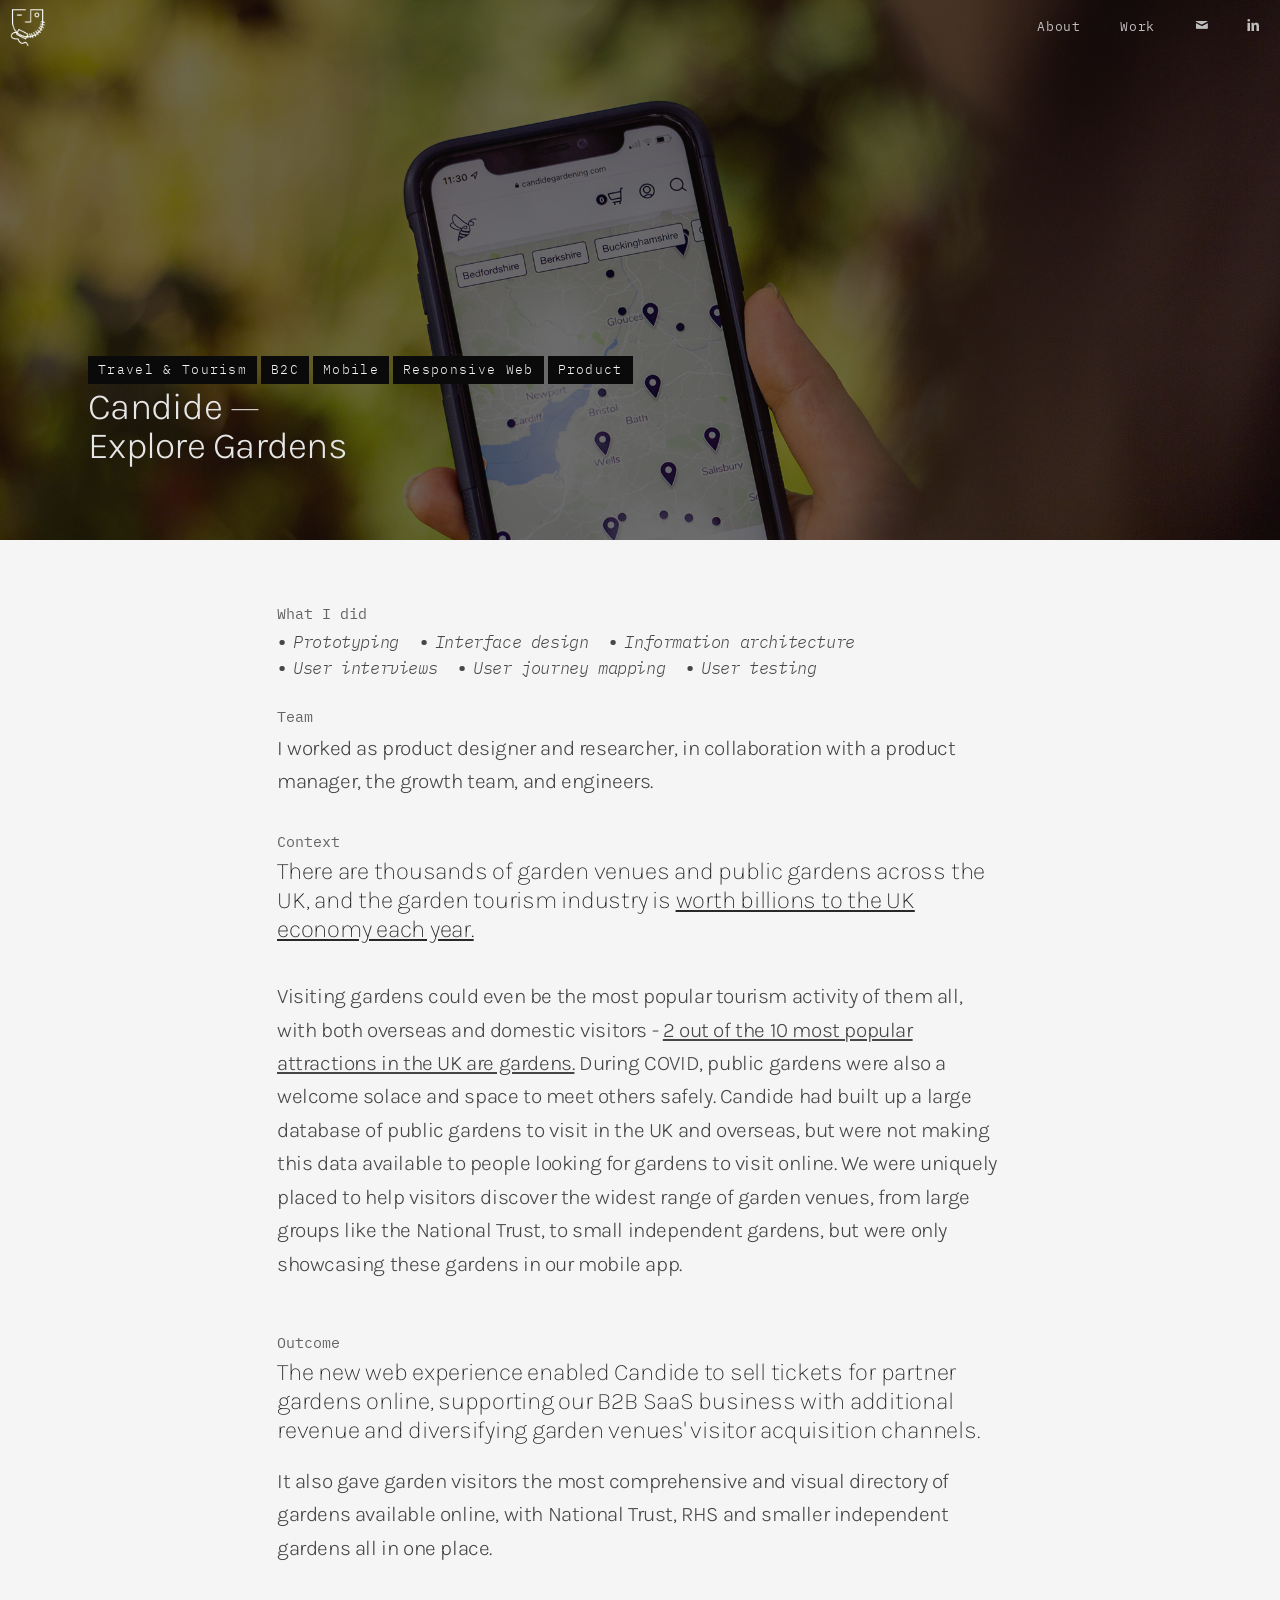
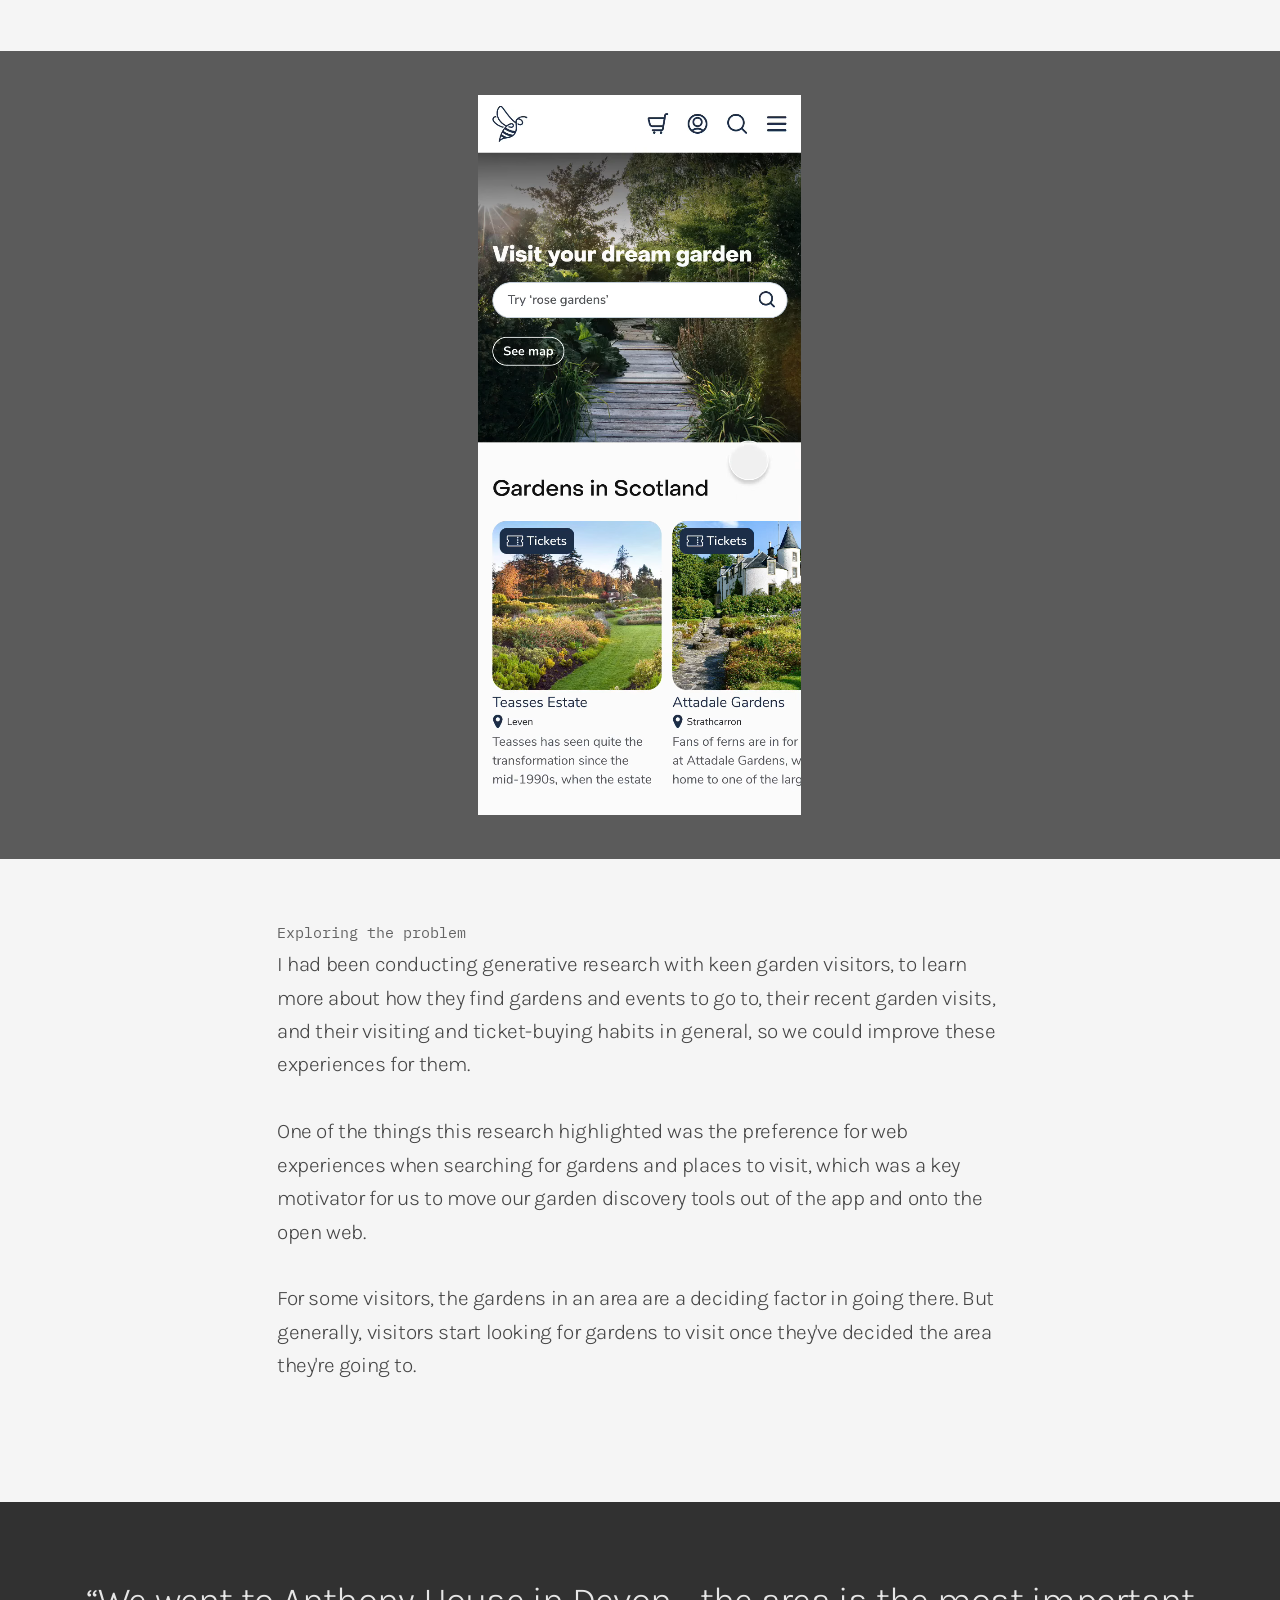
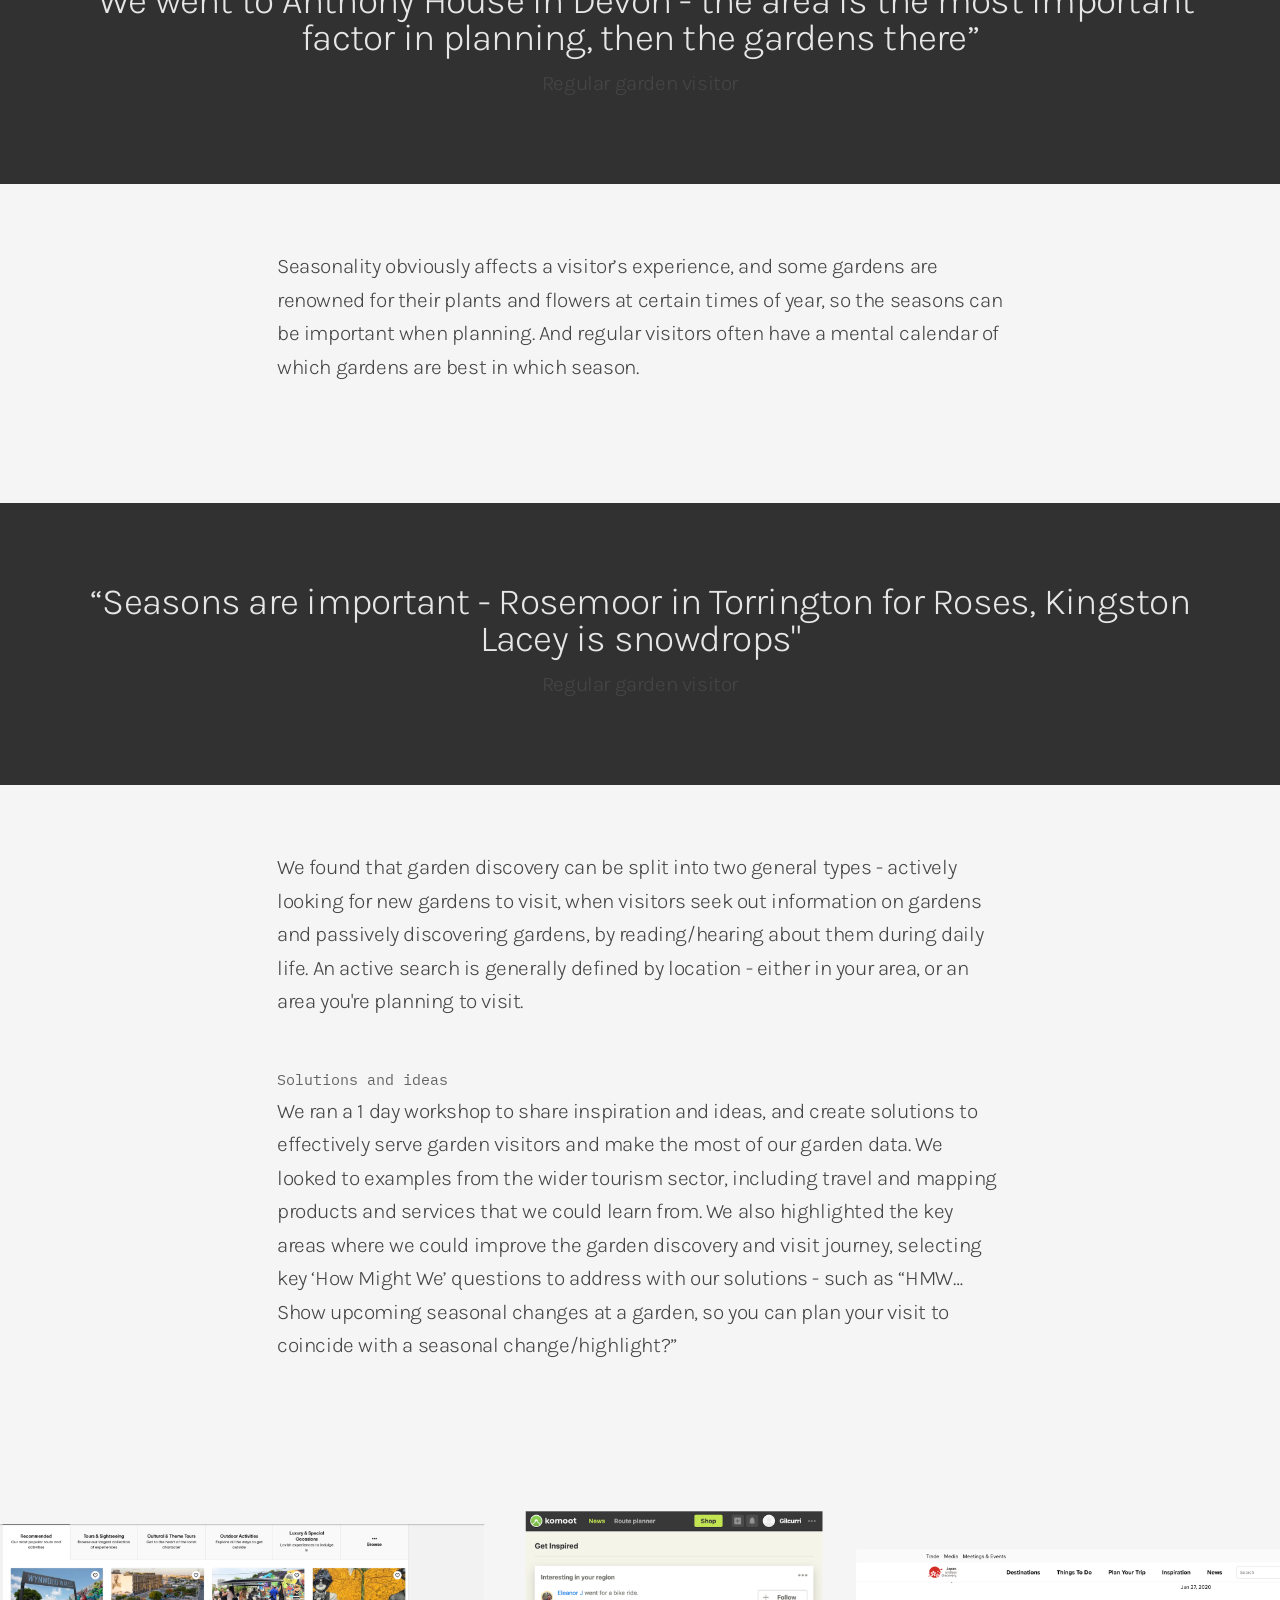
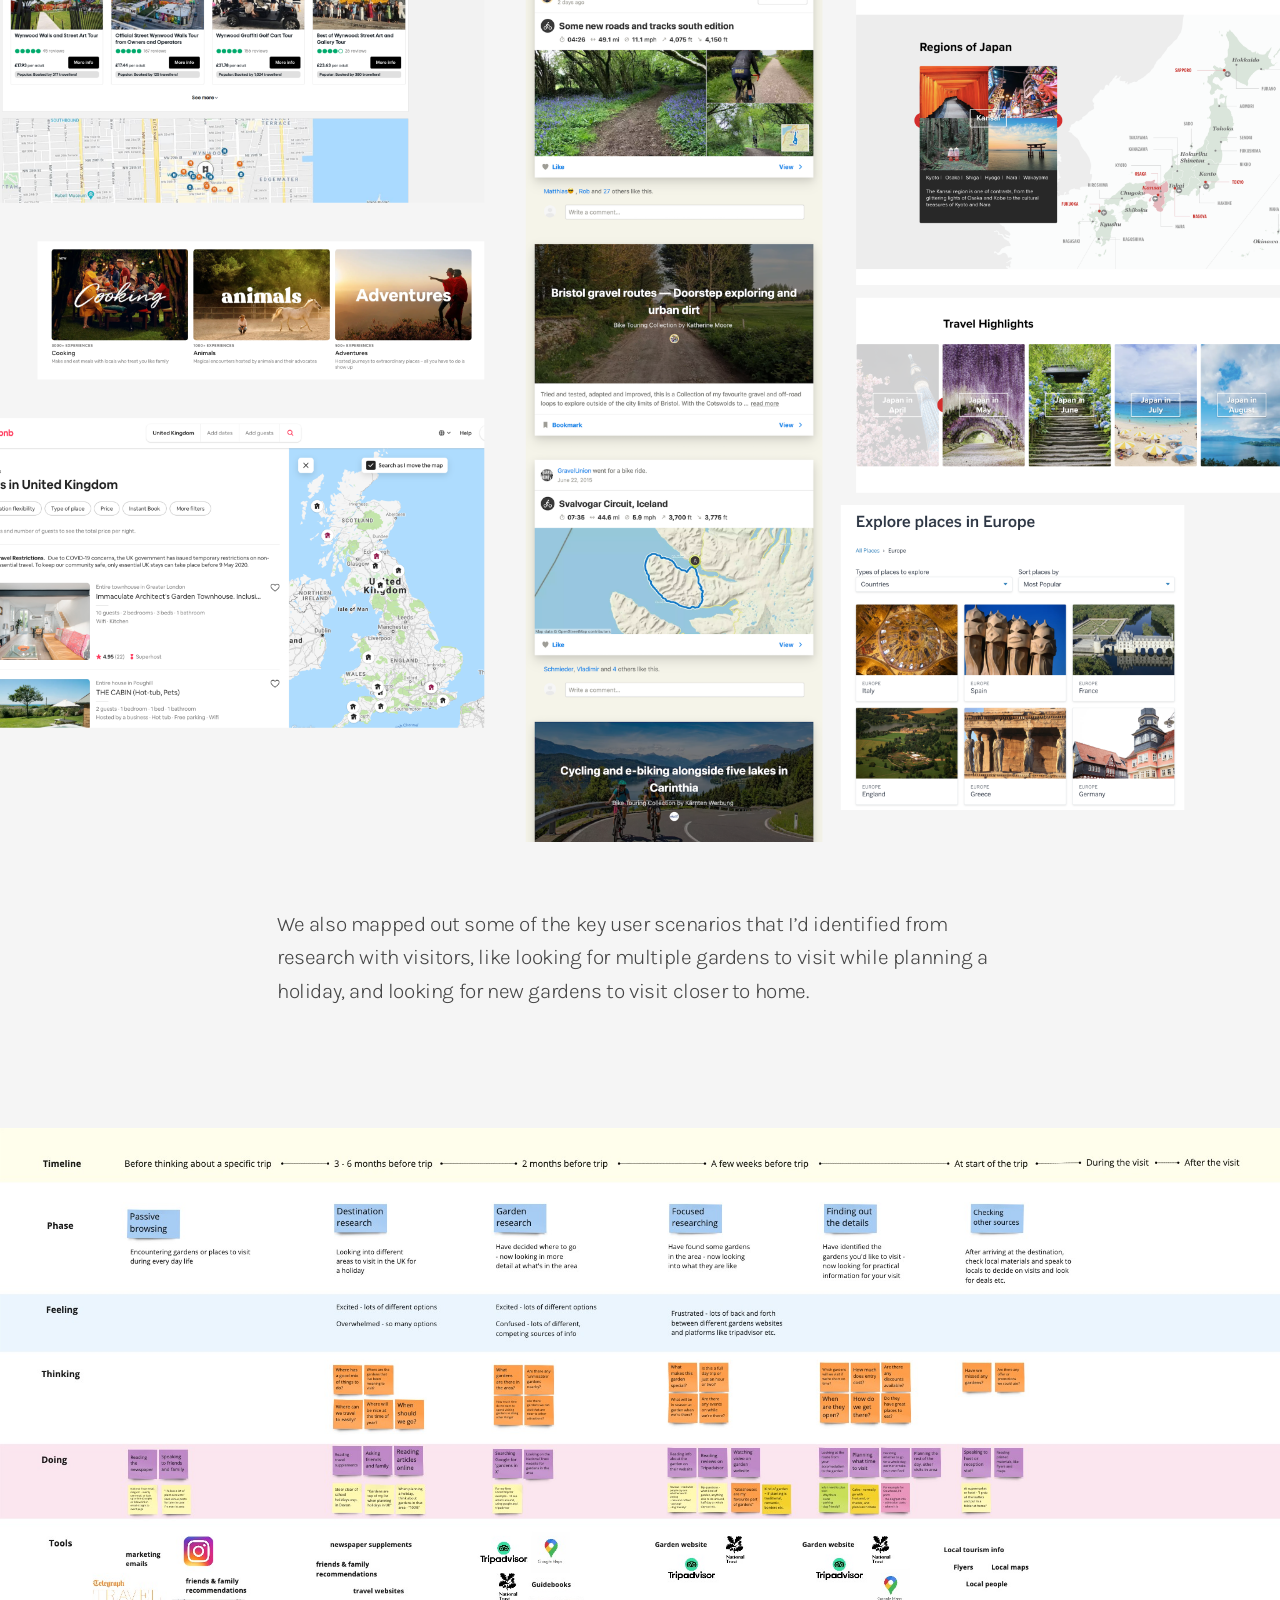
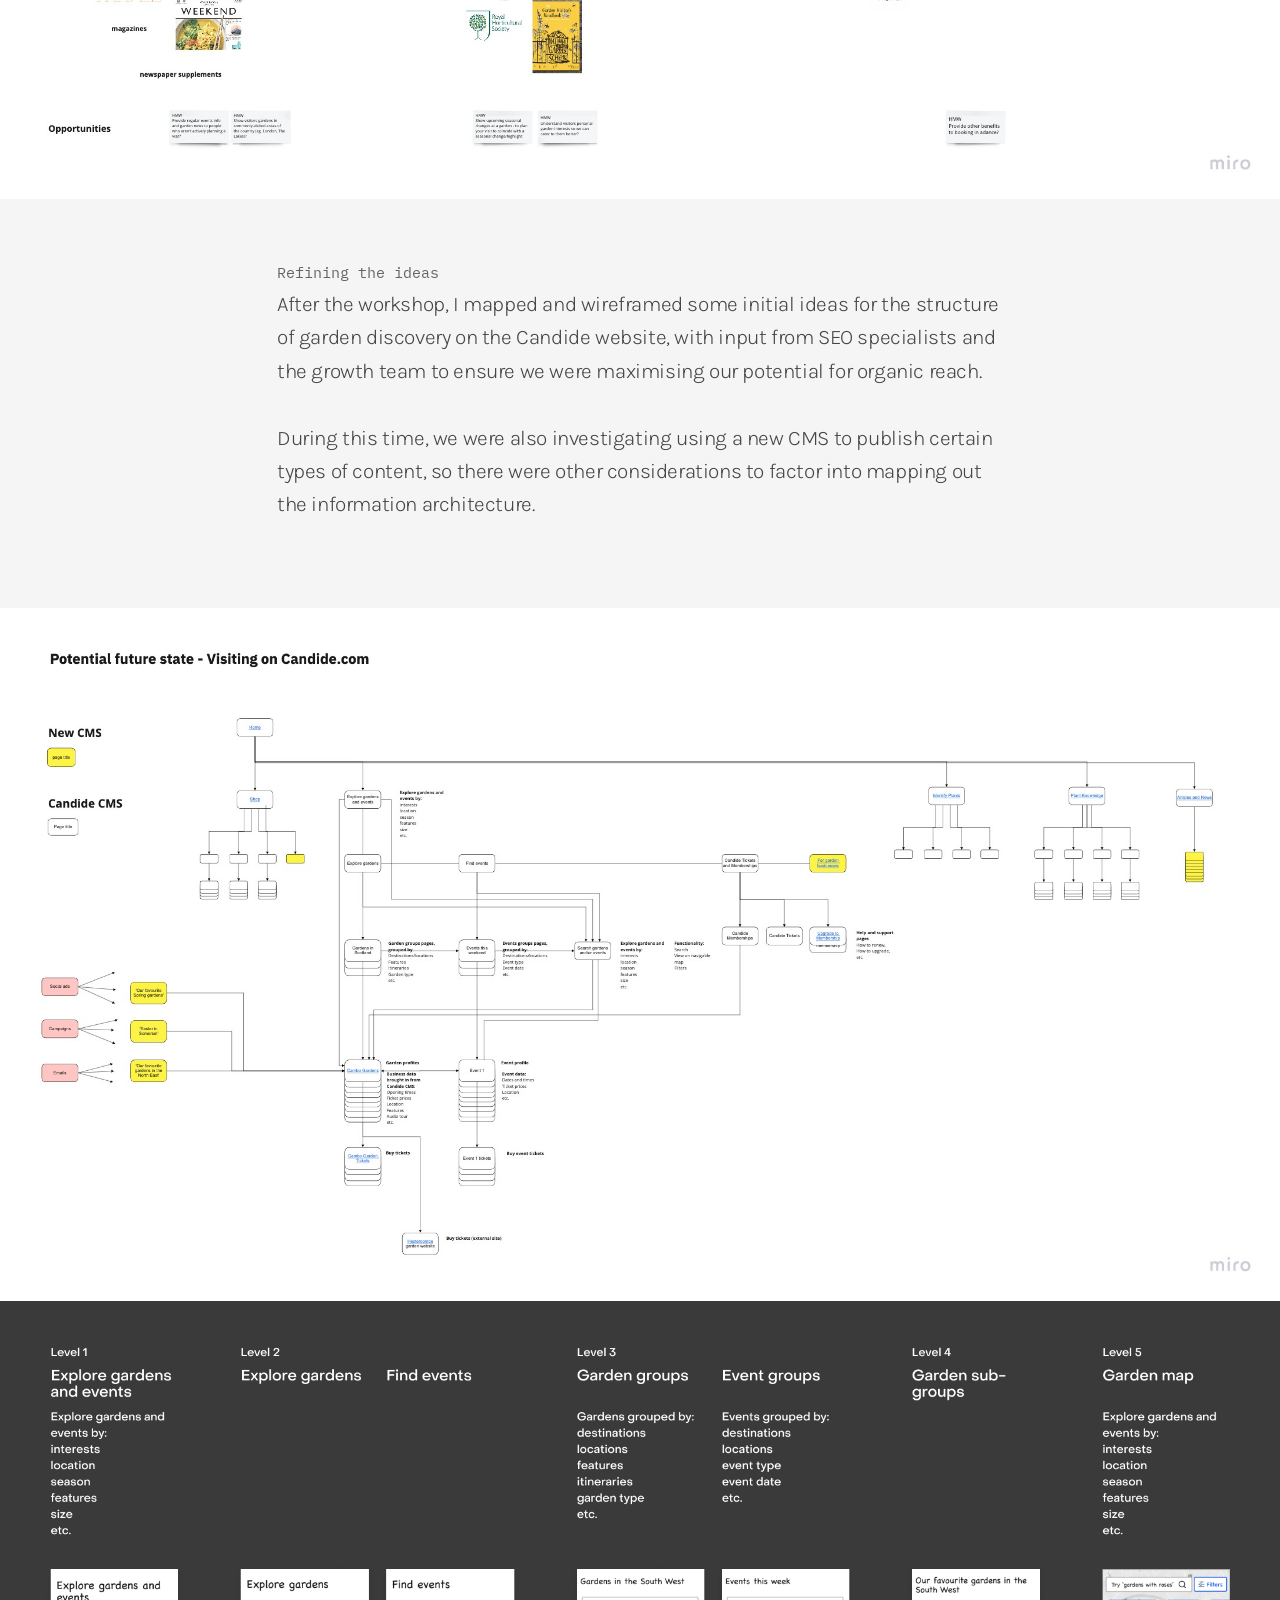
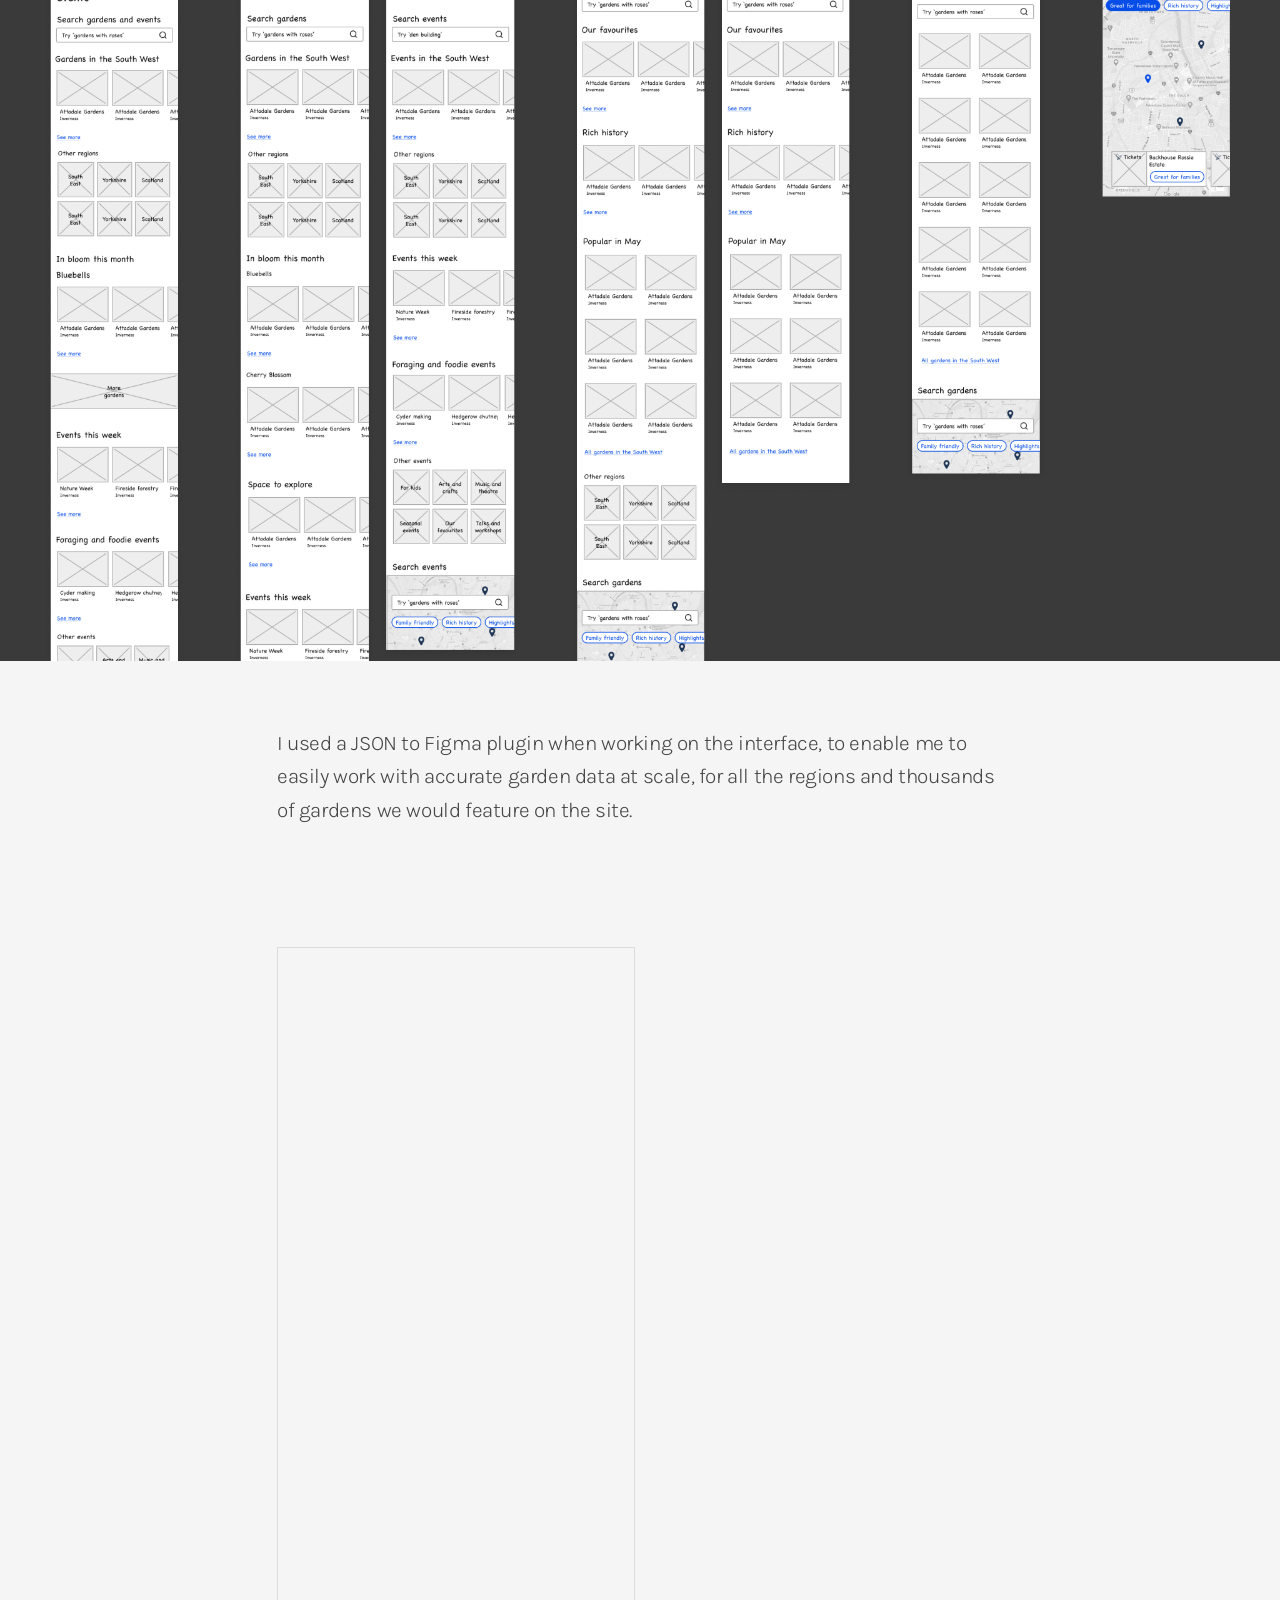
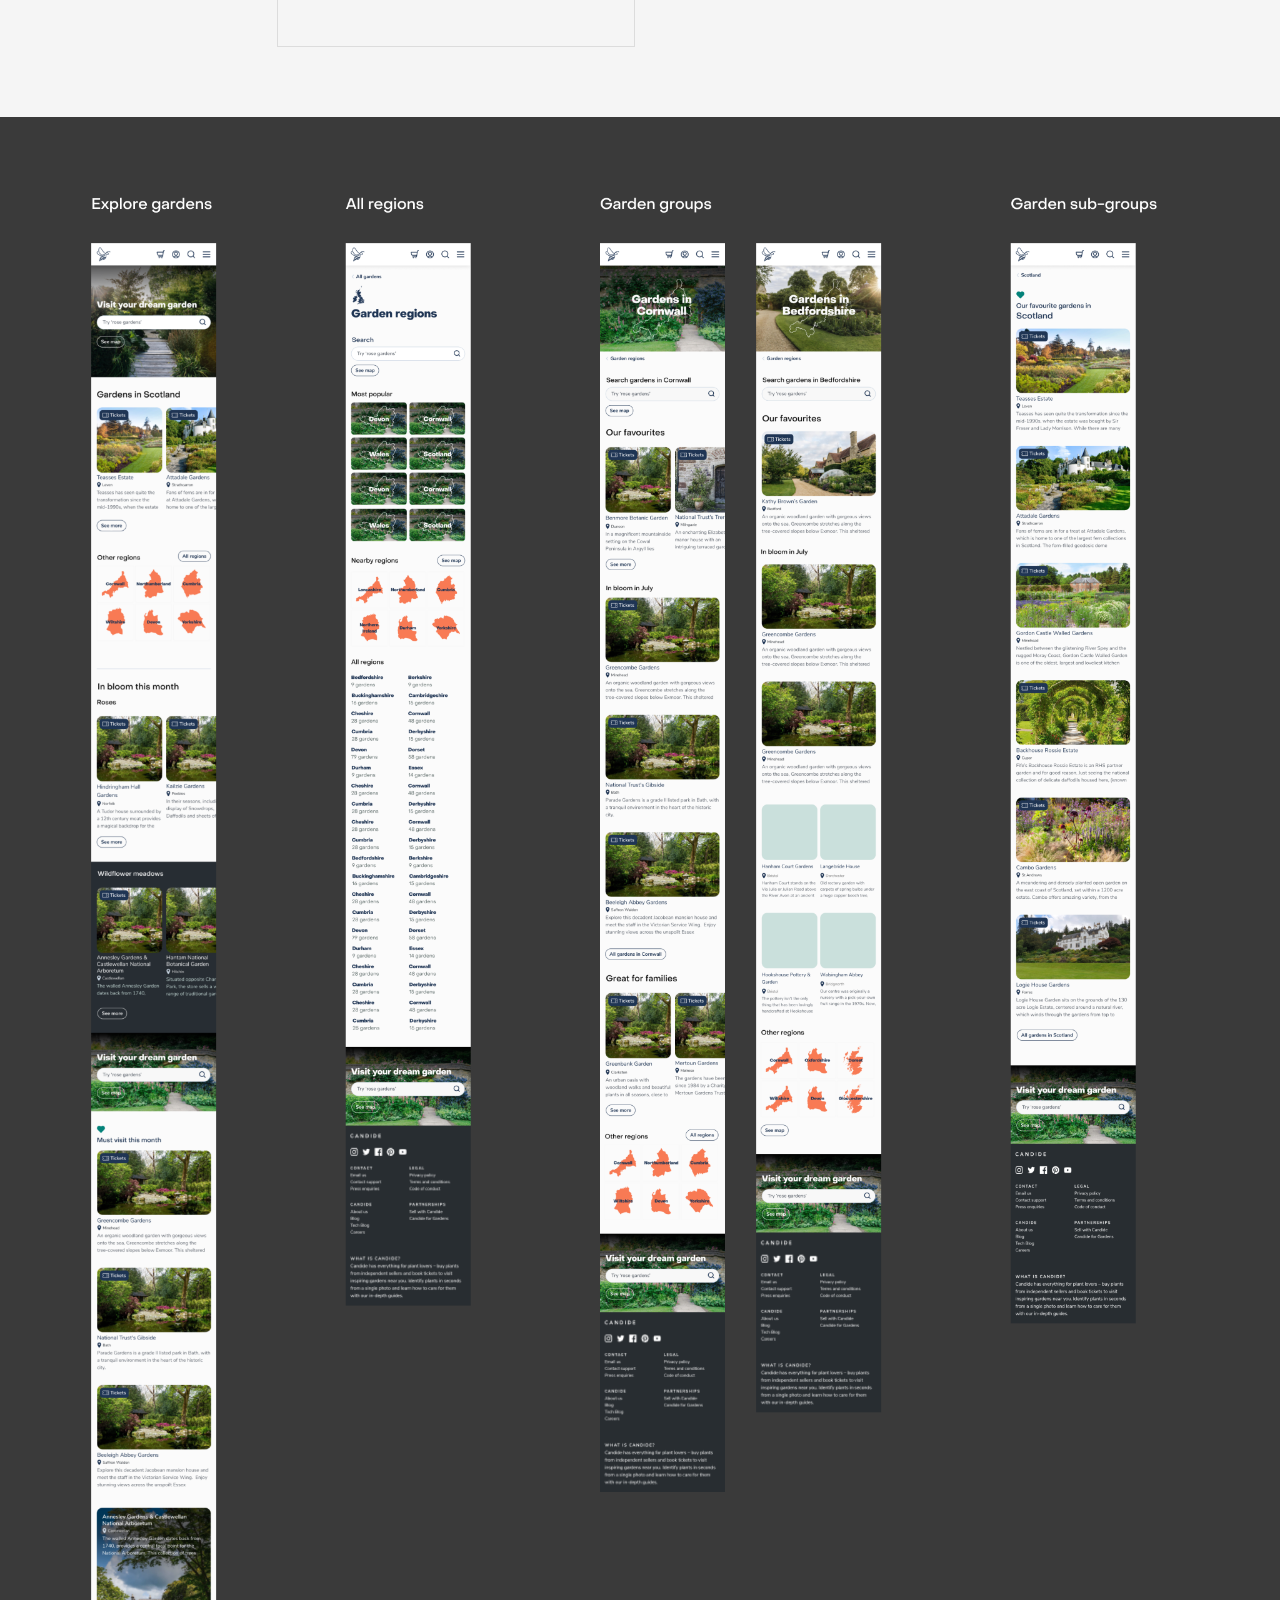
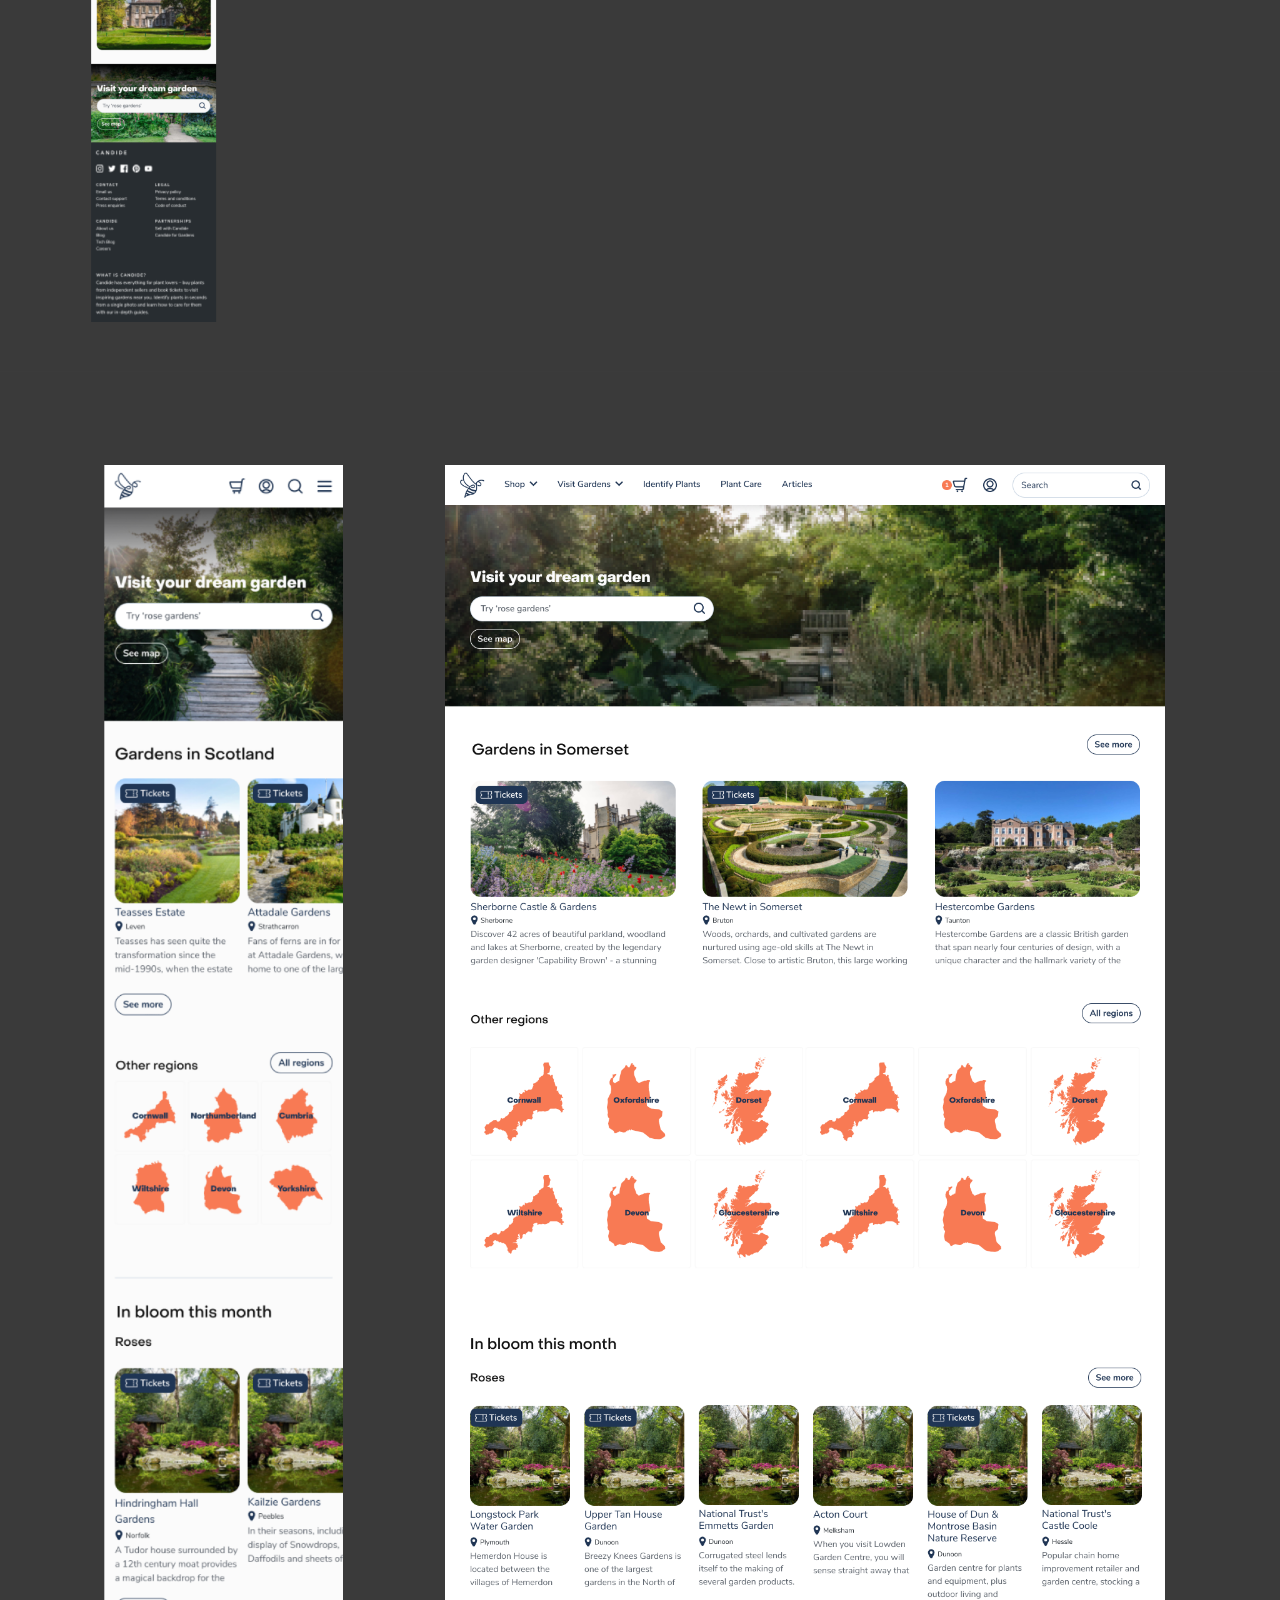
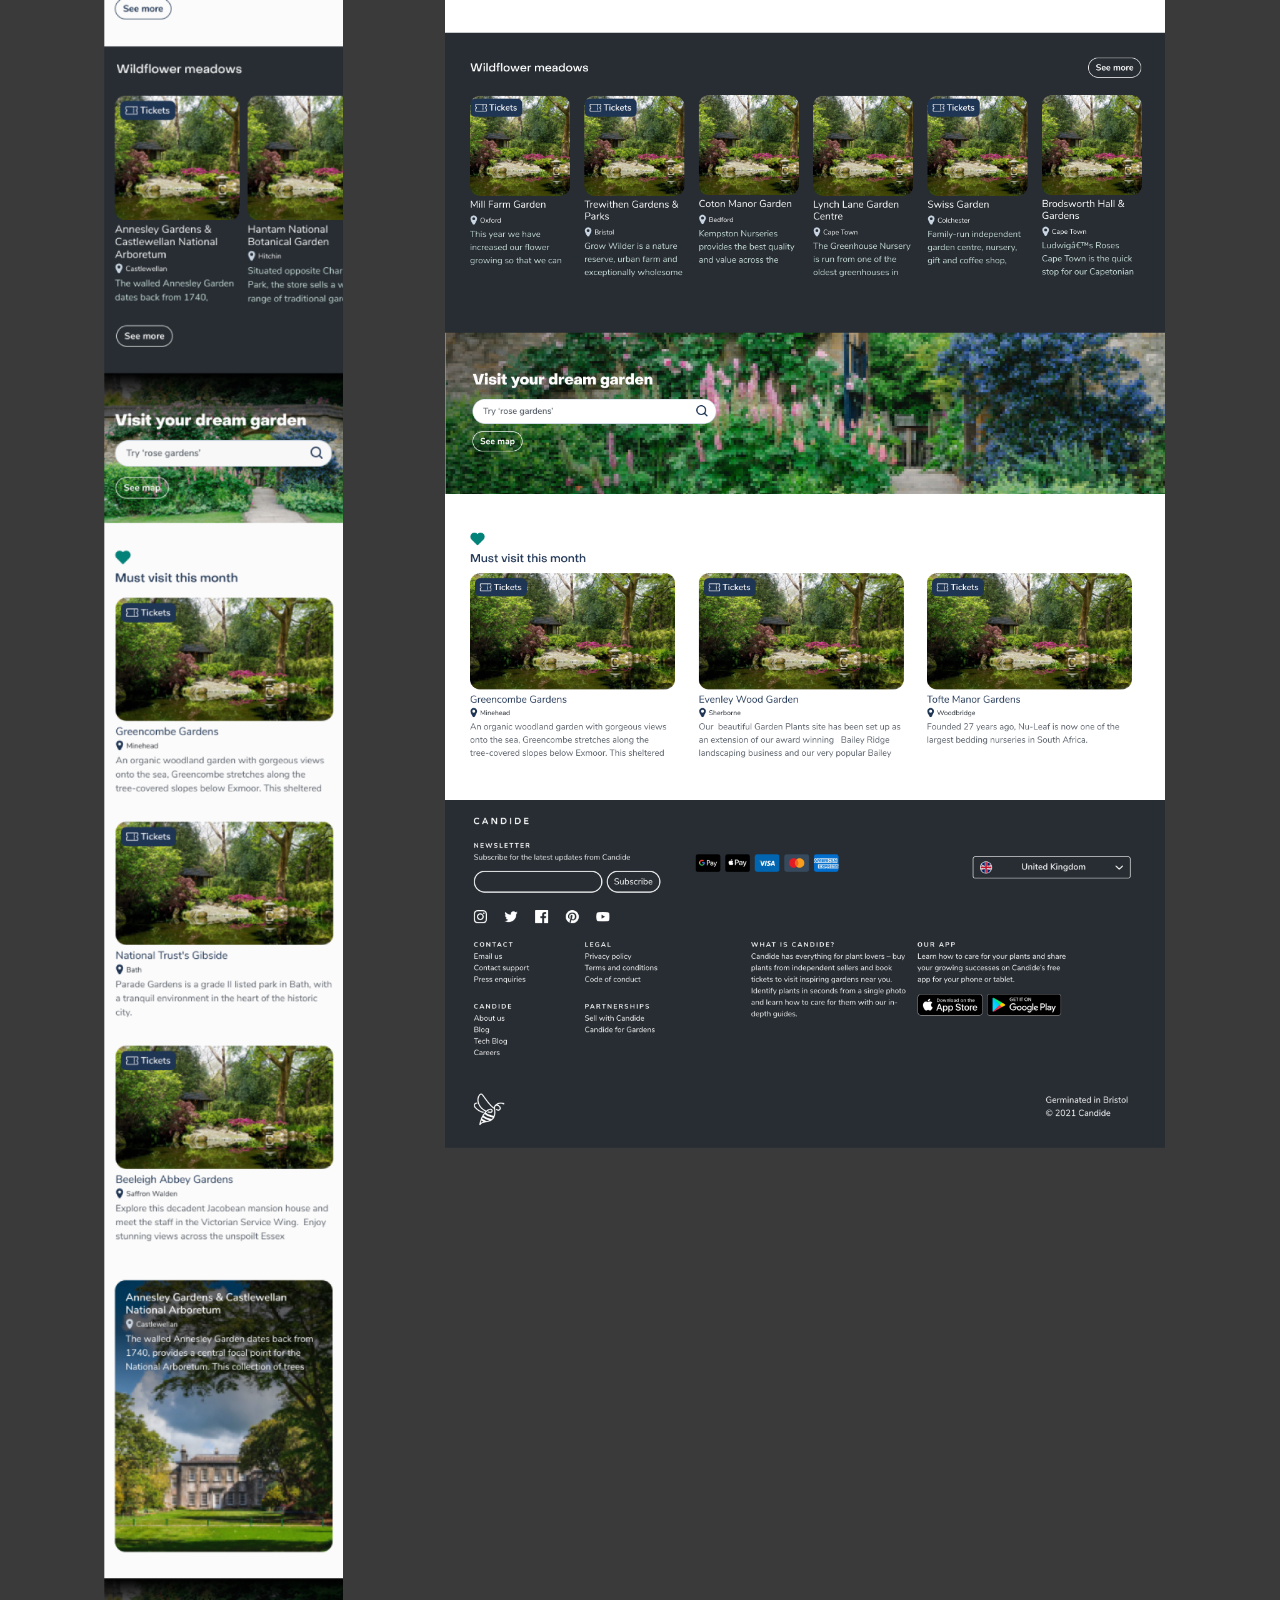
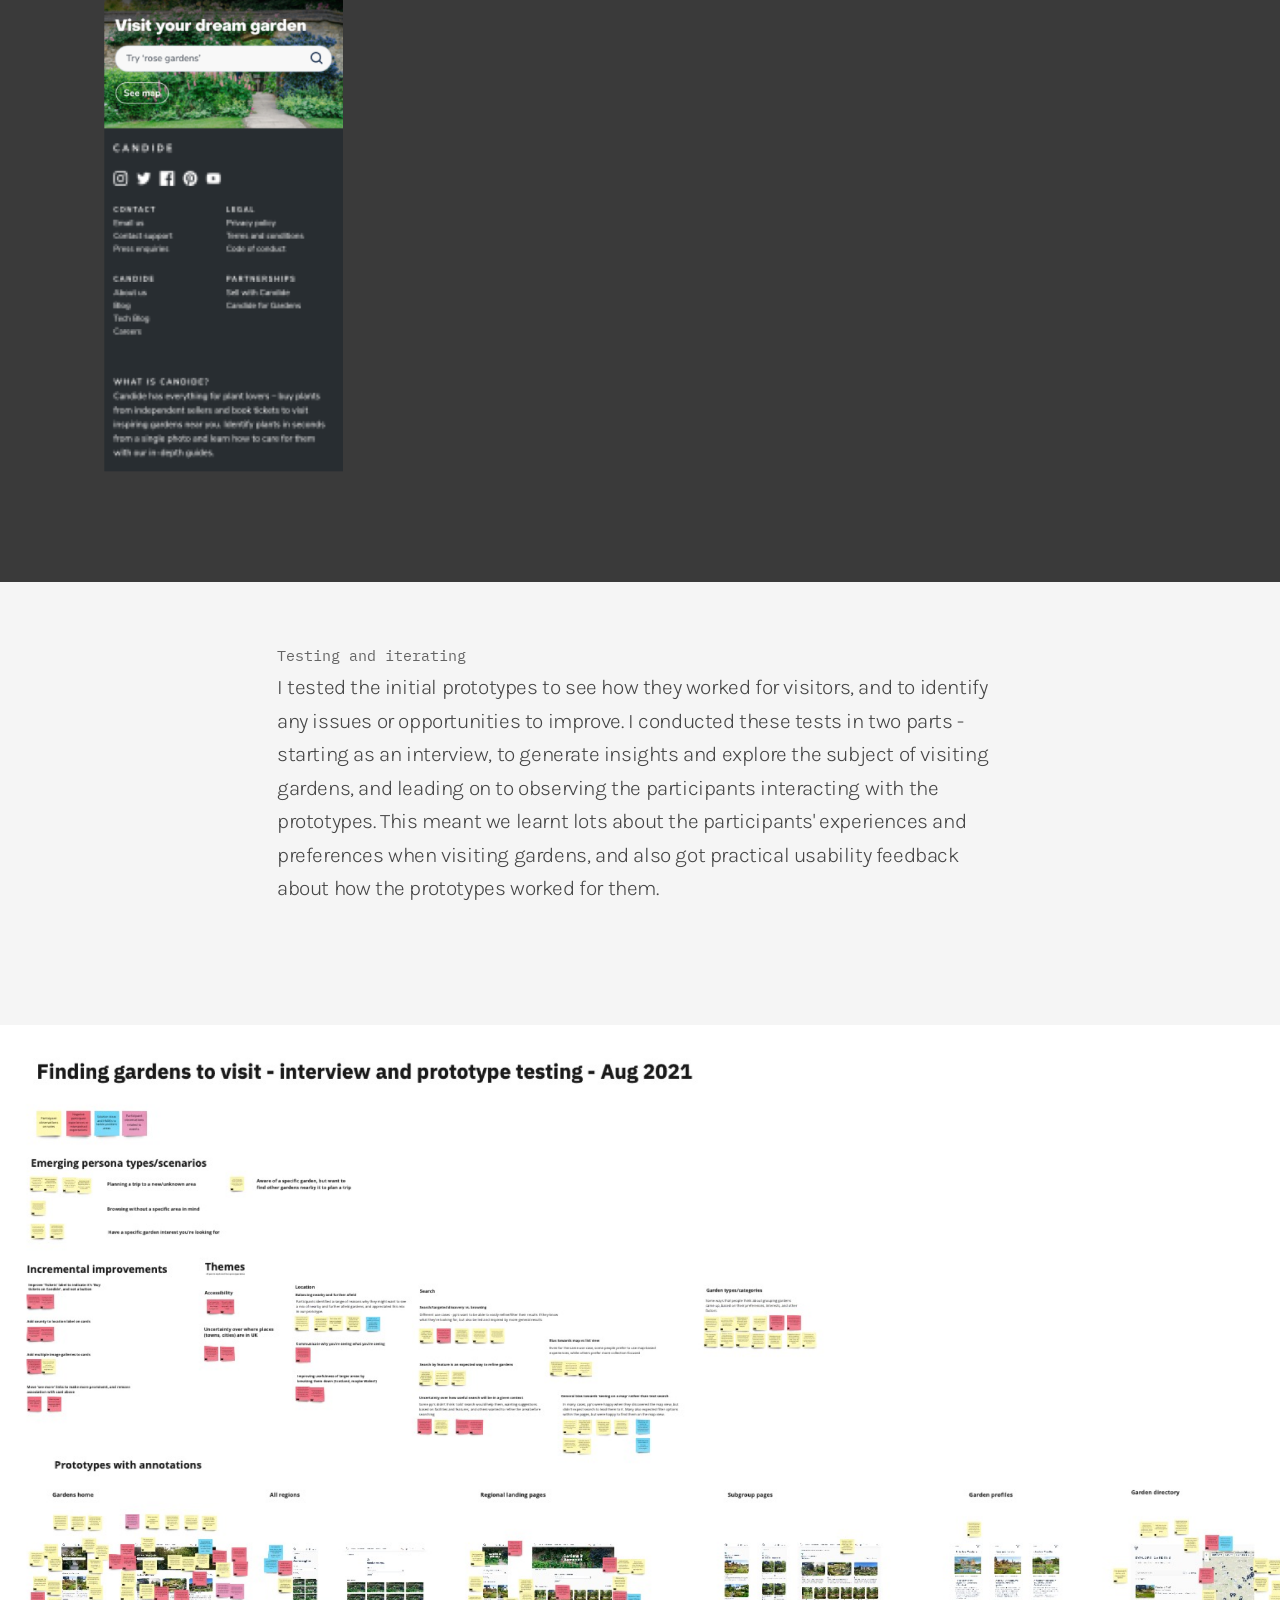
<file: explore-gardens.html>
<!DOCTYPE HTML>

<html lang="en">
<head>
<!-- Google Tag Manager -->
<script>(function(w,d,s,l,i){w[l]=w[l]||[];w[l].push({'gtm.start':
new Date().getTime(),event:'gtm.js'});var f=d.getElementsByTagName(s)[0],
j=d.createElement(s),dl=l!='dataLayer'?'&l='+l:'';j.async=true;j.src=
'https://www.googletagmanager.com/gtm.js?id='+i+dl;f.parentNode.insertBefore(j,f);
})(window,document,'script','dataLayer','GTM-WW2MPCB');</script>
<!-- End Google Tag Manager -->

<meta charset="UTF-8">

<meta name="HandheldFriendly" content="True">
		<meta name="MobileOptimized" content="320">
		<meta name="viewport" content="width=device-width, initial-scale=1.0"/>

<title>GBC</title>

<link rel="stylesheet" type="text/css" href="css/reset.css"/>

<link rel="stylesheet" type="text/css" href="bootstrap/css/bootstrap.min.css"/>

<link href='https://fonts.googleapis.com/css?family=Karla:400,400italic,700,700italic' rel='stylesheet' type='text/css'>

<link href='https://fonts.googleapis.com/css?family=Source+Sans+Pro:200,300,400,600,300italic,400italic,600italic' rel='stylesheet' type='text/css'>

<link href="https://fonts.googleapis.com/css?family=IBM+Plex+Mono:200,200i,300,300i,400,400i,500,500i,600,600i,700,700i|IBM+Plex+Sans:200,200i,300,300i,400,400i,600,600i,700,700i|IBM+Plex+Serif:100,100i,200,200i,300,300i" rel="stylesheet">

<link rel="stylesheet" type="text/css" href="css/index.css"/>



</head>

<body>


	<div id="wrapper">

		<header class="">
			
				<div class="logo-wrap">
					<a href="index.html" alt="home">
						<figure class="logo">
							<img src="links/beardy-icon-wink.png" alt="logo">
						</figure>

					</a>
				</div>
					<ul class="header-contact-links">
							<li>
								<a class="main-link" href="about.html">About</a>
							</li>
							<li>
								<a class="main-link" href="index.html">Work</a>
							</li>
							<li>
								<a class="email" href="mailto:gilescurrington@gmail.com"></a>
							</li>
							<li>
								<a class="linkedin" href="https://www.linkedin.com/in/gilescurrington" target="_blank"></a>
							</li>
							
						
						</ul>
	
		</header>

			


		<main class="content">
			

			<article class="tile explore-gardens">
				
				
					<div class="tile-title">
						
						<div class="container-fluid">
							<div class="row">
								<div class="col-md-8">
									<p class="tag"><span>Travel &amp; Tourism</span><span>B2C</span><span>Mobile</span><span>Responsive Web</span><span>Product</span>
						</p>
										<h2>Candide&nbsp;<span class="light-em">&mdash;</span><br>
											Explore Gardens</h2>
									</div>
								</div>
							</div>
						</div>
			</article>
			

			<div class="container-fluid">
				
				<div class="row">
					<div class="col-md-2">
					</div>
					<div class="col-md-8">

						<div class="project-roles">
							<h3>What I did</h3>
							<p>Prototyping</p><p>Interface design</p><p>Information architecture</p><p>User interviews</p><p>User journey mapping</p><p>User testing</p></br></br>
							
						</div>

						<h3>Team</h3>
						<p>I worked as product designer and researcher, in collaboration with a product manager, the growth team, and engineers.</p></br>

						<h3>Context</h3>
						<p class="intro">There are thousands of garden venues and public gardens across the UK, and the garden tourism industry is <a href="https://www.oxfordeconomics.com/recent-releases/3b5ce883-cc72-4cf9-910e-be267fe93f46" target="_blank">worth billions to the UK economy each year.</a>
</p></br>

						<p>Visiting gardens could even be the most popular tourism activity of them all, with both overseas and domestic visitors - <a href="https://publications.parliament.uk/pa/cm201719/cmselect/cmcumeds/2002/2002.pdf" target="_blank">2 out of the 10 most popular attractions in the UK are gardens.</a> During COVID, public gardens were also a welcome solace and space to meet others safely. Candide had built up a large database of public gardens to visit in the UK and overseas, but were not making this data available to people looking for gardens to visit online. We were uniquely placed to help visitors discover the widest range of garden venues, from large groups like the National Trust, to small independent gardens, but were only showcasing these gardens in our mobile app.</br></br>
						</p>

						<h3>Outcome</h3>
						<p class="intro">The new web experience enabled Candide to sell tickets for partner gardens online, supporting our B2B SaaS business with additional revenue and diversifying garden venues' visitor acquisition channels.</p>
						<p>It also gave garden visitors the most comprehensive and visual directory of gardens available online, with National Trust, RHS and smaller independent gardens all in one place. </p>

						</div>
					</div>
				</div>

				<figure class="project-image video">
				<video autoplay muted loop src="links/projects/explore-gardens/explore-gardens.webm" alt="">
				</figure>

				<div class="container-fluid">
				<div class="row">
					<div class="col-md-2">
					</div>
					<div class="col-md-8">

						<h3>Exploring the problem</h3>
						<p>I had been conducting generative research with keen garden visitors, to learn more about how they find gardens and events to go to, their recent garden visits, and their visiting and ticket-buying habits in general, so we could improve these experiences for them. 
						</br></br>

						One of the things this research highlighted was the preference for web experiences when searching for gardens and places to visit, which was a key motivator for us to move our garden discovery tools out of the app and onto the open web.
</br></br>

						For some visitors, the gardens in an area are a deciding factor in going there. But generally, visitors start looking for gardens to visit once they've decided the area they're going to.
						</br></br>


						</p>

						</div>
					<div class="col-md-2">
						
					</div>
				</div>
			</div>

			
			<figure class="project-image project-quote dark">
				<img>
				<h2 class="quote">“We went to Anthony House in Devon - the area is the most important factor in planning, then the gardens there”</h2>
				<p class="quote-ref">Regular garden visitor</p>
			</figure>

			<div class="container-fluid">
				<div class="row">
					<div class="col-md-2">
						
					</div>
					<div class="col-md-8">		

						<p>Seasonality obviously affects a visitor’s experience, and some gardens are renowned for their plants and flowers at certain times of year, so the seasons can be important when planning. And regular visitors often have a mental calendar of which gardens are best in which season.</br></br>
						</p>
					</div>
					<div class="col-md-2">
						
					</div>
				</div>
			</div>
			

			<figure class="project-image dark project-quote">
				<img>
				<h2 class="quote">“Seasons are important - Rosemoor in Torrington for Roses, Kingston Lacey is snowdrops"

			</h2>
				<p class="quote-ref">Regular garden visitor</p>
			</figure>

						


			<div class="container-fluid">
				<div class="row">
					<div class="col-md-2">
						
					</div>
					<div class="col-md-8">		

						<p>We found that garden discovery can be split into two general types - actively looking for new gardens to visit, when visitors seek out information on gardens and passively discovering gardens, by reading/hearing about them during daily life. An active search is generally defined by location - either in your area, or an area you're planning to visit.
						</br></br></p>

						<h3>Solutions and ideas</h3>
						<p>We ran a 1 day workshop to share inspiration and ideas, and create solutions to effectively serve garden visitors and make the most of our garden data.

						We looked to examples from the wider tourism sector, including travel and mapping products and services that we could learn from. We also highlighted the key areas where we could improve the garden discovery and visit journey, selecting key ‘How Might We’ questions to address with our solutions  - such as “HMW… Show upcoming seasonal changes at a garden, so you can plan your visit to coincide with a seasonal change/highlight?”
						</br></br>
						</p>

					</div>
					<div class="col-md-2">
						
					</div>
				</div>
			</div>
						
			<figure class="project-image">
				<img src="links/projects/explore-gardens/inspiration.png" alt="">
			</figure>

			<div class="container-fluid">
				<div class="row">
					<div class="col-md-2">
						
					</div>
					<div class="col-md-8">		

						<p>We also mapped out some of the key user scenarios that I’d identified from research with visitors, like looking for multiple gardens to visit while planning a holiday, and looking for new gardens to visit closer to home. 

						</br></br></p>

					</div>
					<div class="col-md-2">
						
					</div>
				</div>
			</div>

			<figure class="project-image">
				<img src="links/projects/explore-gardens/user-journey-holiday.jpg" alt="">
			</figure>


			<div class="container-fluid">
				
				<div class="row">
					<div class="col-md-2">
						
					</div>
					<div class="col-md-8">		
						<h3>Refining the ideas</h3>
						<p>After the workshop, I mapped and wireframed some initial ideas for the structure of garden discovery on the Candide website, with input from SEO specialists and the growth team to ensure we were maximising our potential for organic reach. 
						</br></br>

						During this time, we were also investigating using a new CMS to publish certain types of content, so there were other considerations to factor into mapping out the information architecture. 
						</p>

					</div>
					<div class="col-md-2">
						
					</div>
				</div>
			</div>

			<figure class="project-image">
				<img src="links/projects/explore-gardens/website-ia.jpg" alt="prototype leaflet">
			</figure>
			<figure class="project-image">
				<img src="links/projects/explore-gardens/wireframes.png" alt="prototype leaflet">
			</figure>


			<div class="container-fluid">
				
				<div class="row">
					<div class="col-md-2">
						
					</div>
					<div class="col-md-8">		

						<p>
						I used a JSON to Figma plugin when working on the interface, to enable me to easily work with accurate garden data at scale, for all the regions and thousands of gardens we would feature on the site.</br></br>

					</div>
					<div class="col-md-2">
						
					</div>
				</div>
			<div class="row">
					<div class="col-md-2">
					</div>
					<div class="col-md-8">

				<iframe style="border: 1px solid rgba(0, 0, 0, 0.1);" width="358" height="700" src="https://www.figma.com/embed?embed_host=share&url=https%3A%2F%2Fwww.figma.com%2Fproto%2FQBKalSx2nRPzHhjMZXOxyD%2FExplore-gardens---web-journeys%3Fnode-id%3D1388%253A32155%26scaling%3Dmin-zoom%26page-id%3D1382%253A15967%26starting-point-node-id%3D1388%253A32155" allowfullscreen></iframe>


			</div>
			<div class="col-md-2">
					</div>
				</div>

			</div>

			<figure class="project-image">
				<img src="links/projects/explore-gardens/mobile-views.png" alt="prototype leaflet">
			</figure>
			<figure class="project-image">
				<img src="links/projects/explore-gardens/gardens-home.png" alt="prototype leaflet">
			</figure>

			<div class="container-fluid">
				
				<div class="row">
					<div class="col-md-2">
						
					</div>
					<div class="col-md-8">		

						<h3>Testing and iterating</h3>
						<p>
						I tested the initial prototypes to see how they worked for visitors, and to identify any issues or opportunities to improve. I conducted these tests in two parts - starting as an interview, to generate insights and explore the subject of visiting gardens, and leading on to observing the participants interacting with the prototypes. This meant we learnt lots about the participants' experiences and preferences when visiting gardens, and also got practical usability feedback about how the prototypes worked for them.</br></br>

						</p>


					</div>
					<div class="col-md-2">
					</div>
				</div>
			</div>

				
			<figure class="project-image">
				<img src="links/projects/explore-gardens/prototype-testing.png" alt="scan membership">
			</figure>


			<div class="container-fluid">
				
				<div class="row">
					<div class="col-md-2">
						
					</div>
					<div class="col-md-8">		

						
						<p>
						Some of the key things we identified were the different scenarios where you might use a tool like this - whether you were planning a trip to an unknown area and wanted to explore the gardens there, to having a particular interest in say, water gardens, and wanting to find some to visit. We also learnt a lot about why people might want to see a mix of local and further afield gardens, compared to when they’d like to see results on a map, which reaffirmed our decision to lead with an inspiring experience, with map-based results for more detailed searches. We took these learnings into our work on the next iteration.</br></br>

						</div>
					<div class="col-md-2">
						
					</div>
				</div>
			</div>

				<figure class="project-image">
				<img src="links/projects/explore-gardens/garden-map.jpg" alt="scan membership">
				</figure>


				<div class="container-fluid">
				
				<div class="row">
					<div class="col-md-2">
						
					</div>
					<div class="col-md-8">	

					<p>
					We built the first version of Explore gardens using Algolia, which helped us to show gardens dynamically based on visitors locations, and in future their preferences. It also gave us the tools to order search results and collections visually, which would be invaluable for content and marketing colleagues.</br></br>



						<a href="candidegardening.com/GB/places" target="_blank">Explore the site</a></br></br>
							

						<h3>Future iterations</h3>
						<p>Better support for international markets.</br>

						Explore making the many different types of garden features and styles accessible and inspiring.</br>

						Event discovery and promotion.</br>
						</br>

						<h3>Credits</h3>
						<p>Photography by <a href="blank">Chris D'Agorne</a></br></p>
					

					</div>
					<div class="col-md-2">
						
					</div>
				</div>
				</div>
	


			<div class="container-fluid big-buttons">
				<div class="row">
					<a class="main-button" href="index.html">
					<div class="col-xs-6 col-md-6">
						
							<h3>&larr; Back to projects</h3>
						
					</div>
					</a>
					<a class="main-button" href="ampla-finance.html">
					<div class="col-xs-6 col-md-6 right-button">
						
							<h3>Next project &rarr;</h3>
						
					</div>
					</a>
				</div>
			</div>
		
		</main>

		<footer>
			<div class="container-fluid">
				<div class="row">
					<div class="col-md-8">
						<p>Design &amp; Build &copy; Giles Currington 2025</p>
						<a class="button-secondary" href="#top">Back to top ↑</a>
					</div>
					<div class="col-md-4">
							<p class="blurb">
								<a href="mailto:gilescurrington@gmail.com">✉️ Drop me an email.</a><br>
								<a href="https://www.linkedin.com/in/gilescurrington" target="_blank">🤝 Connect on Linkedin.</a><br>
								<a href="links/giles-currington-cv-25.pdf">📄 View my CV.</a>

							</p>

					</div>

				</row>
			</div>
		</footer>

	</div>

<script src="js/jquery-1.11.1.min.js"></script>

<script src="bootstrap/js/bootstrap.min.js"></script>

<script src="js/index.js"></script>


</body>

</html>
</file>
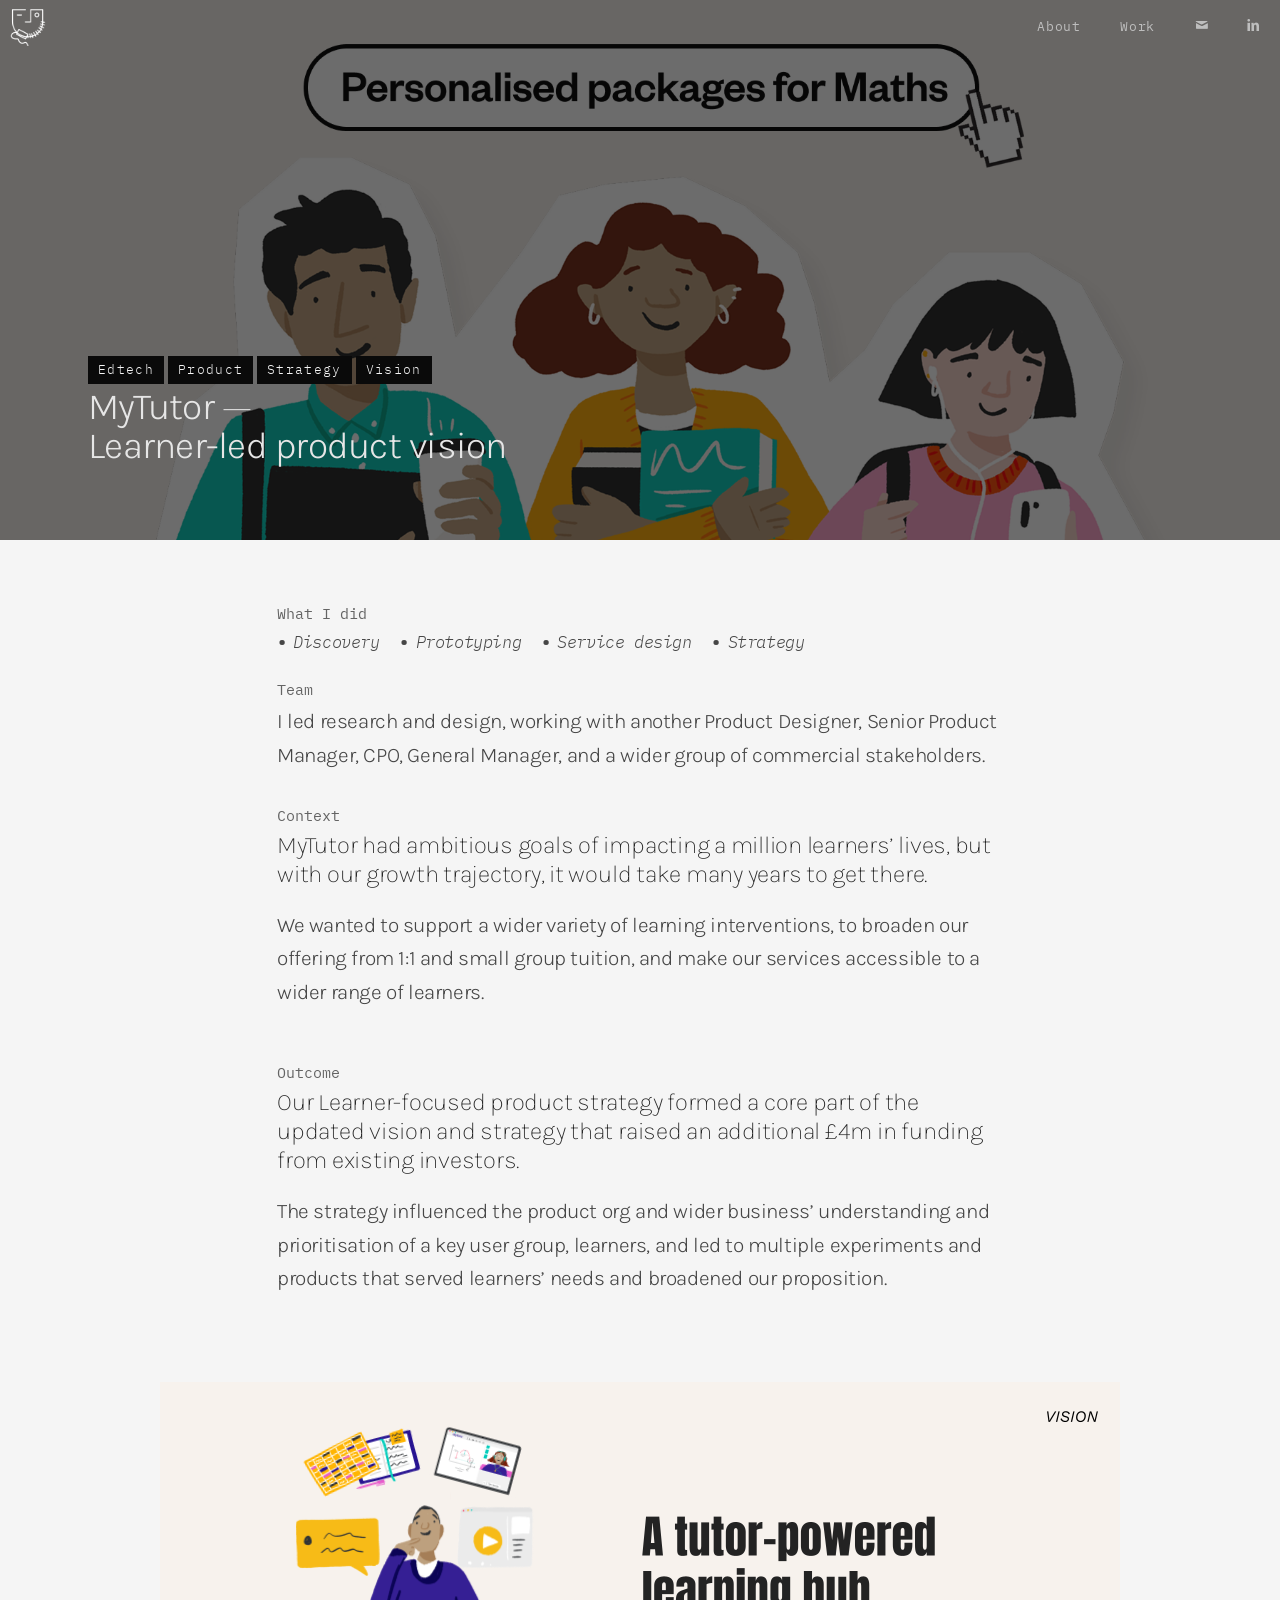
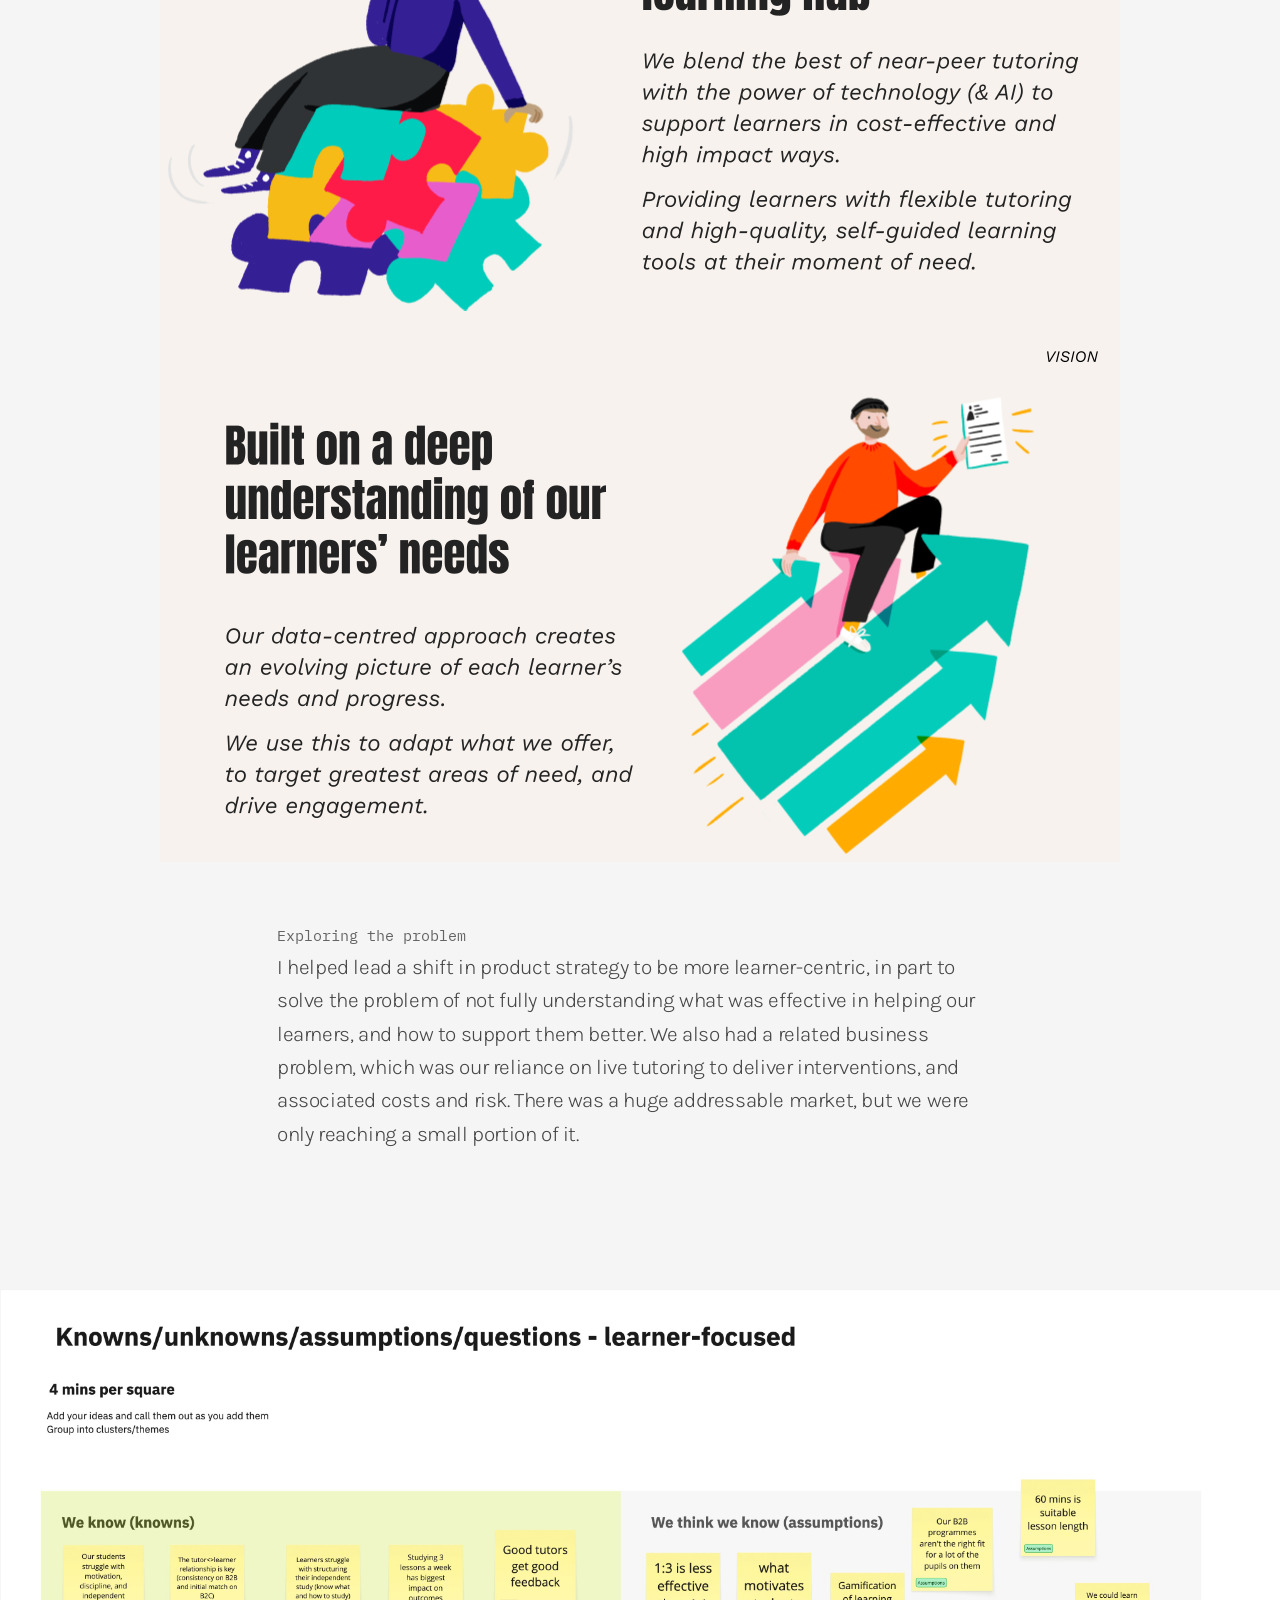
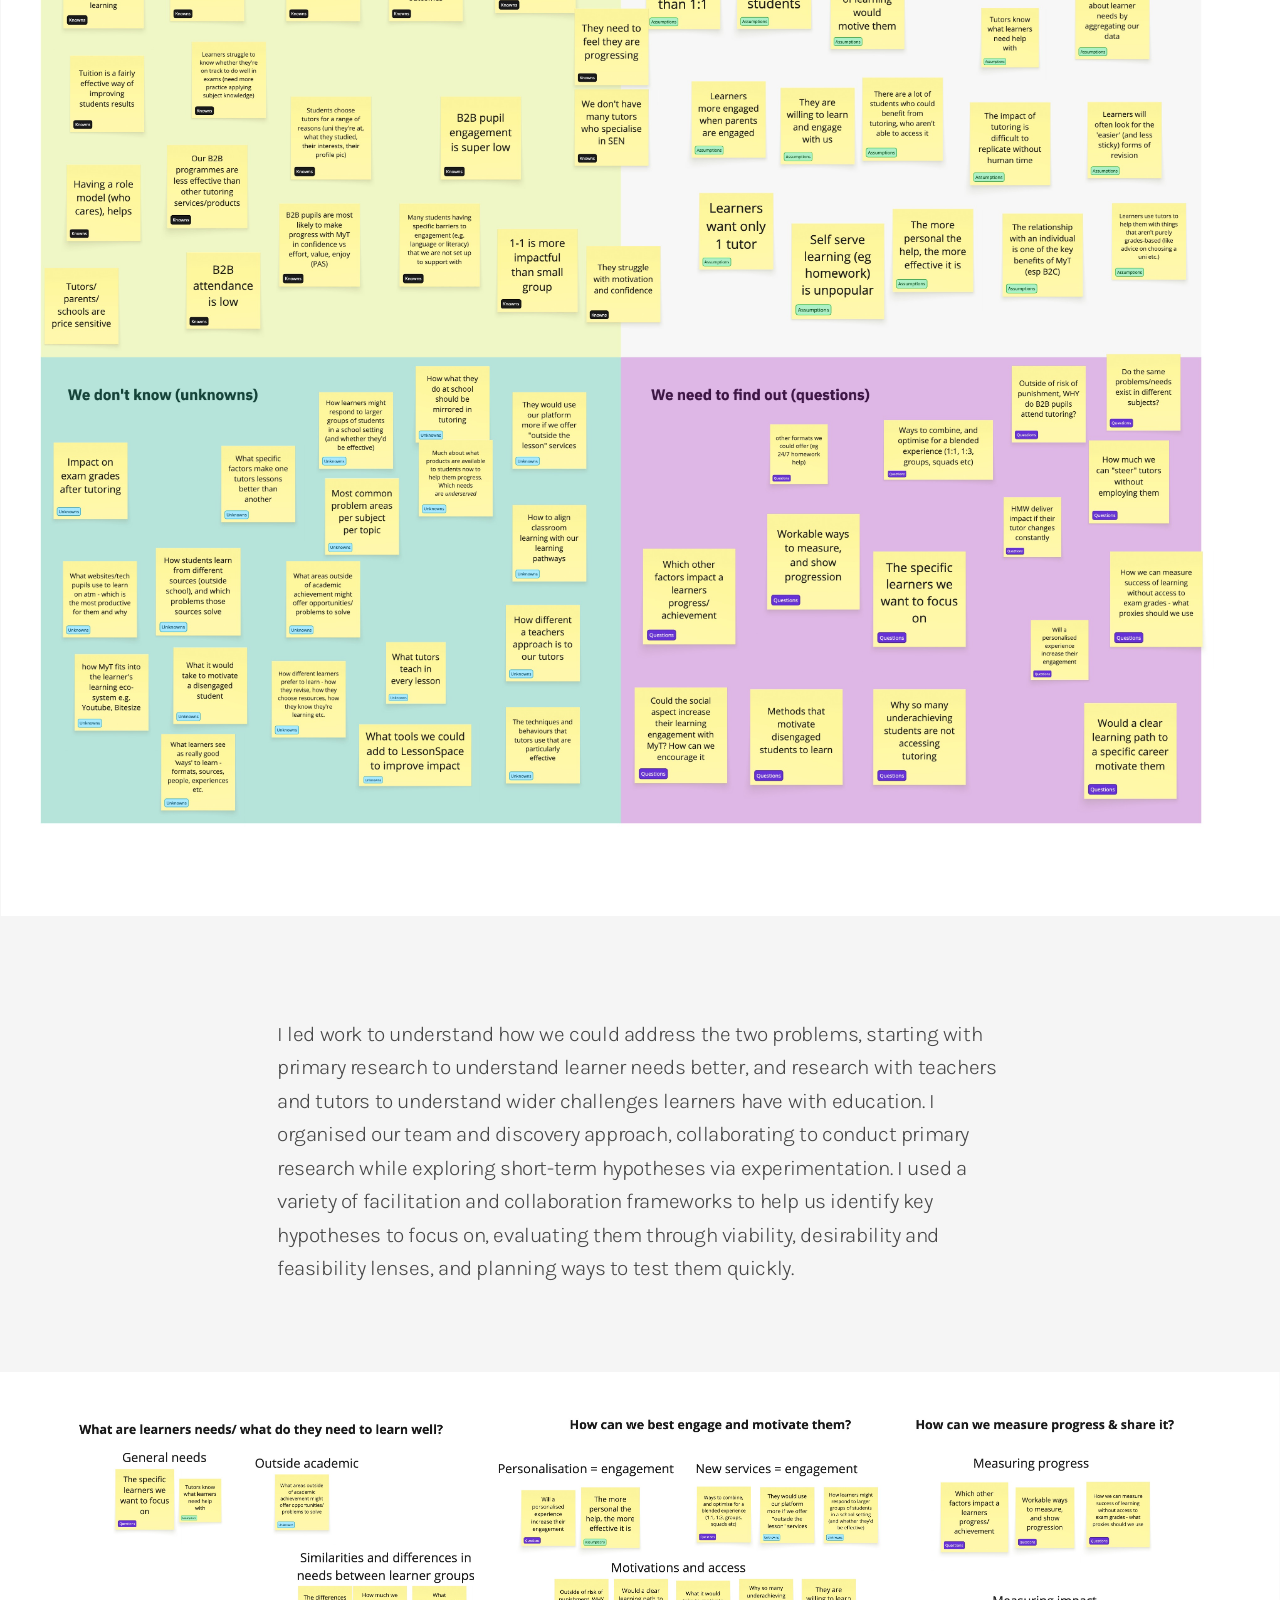
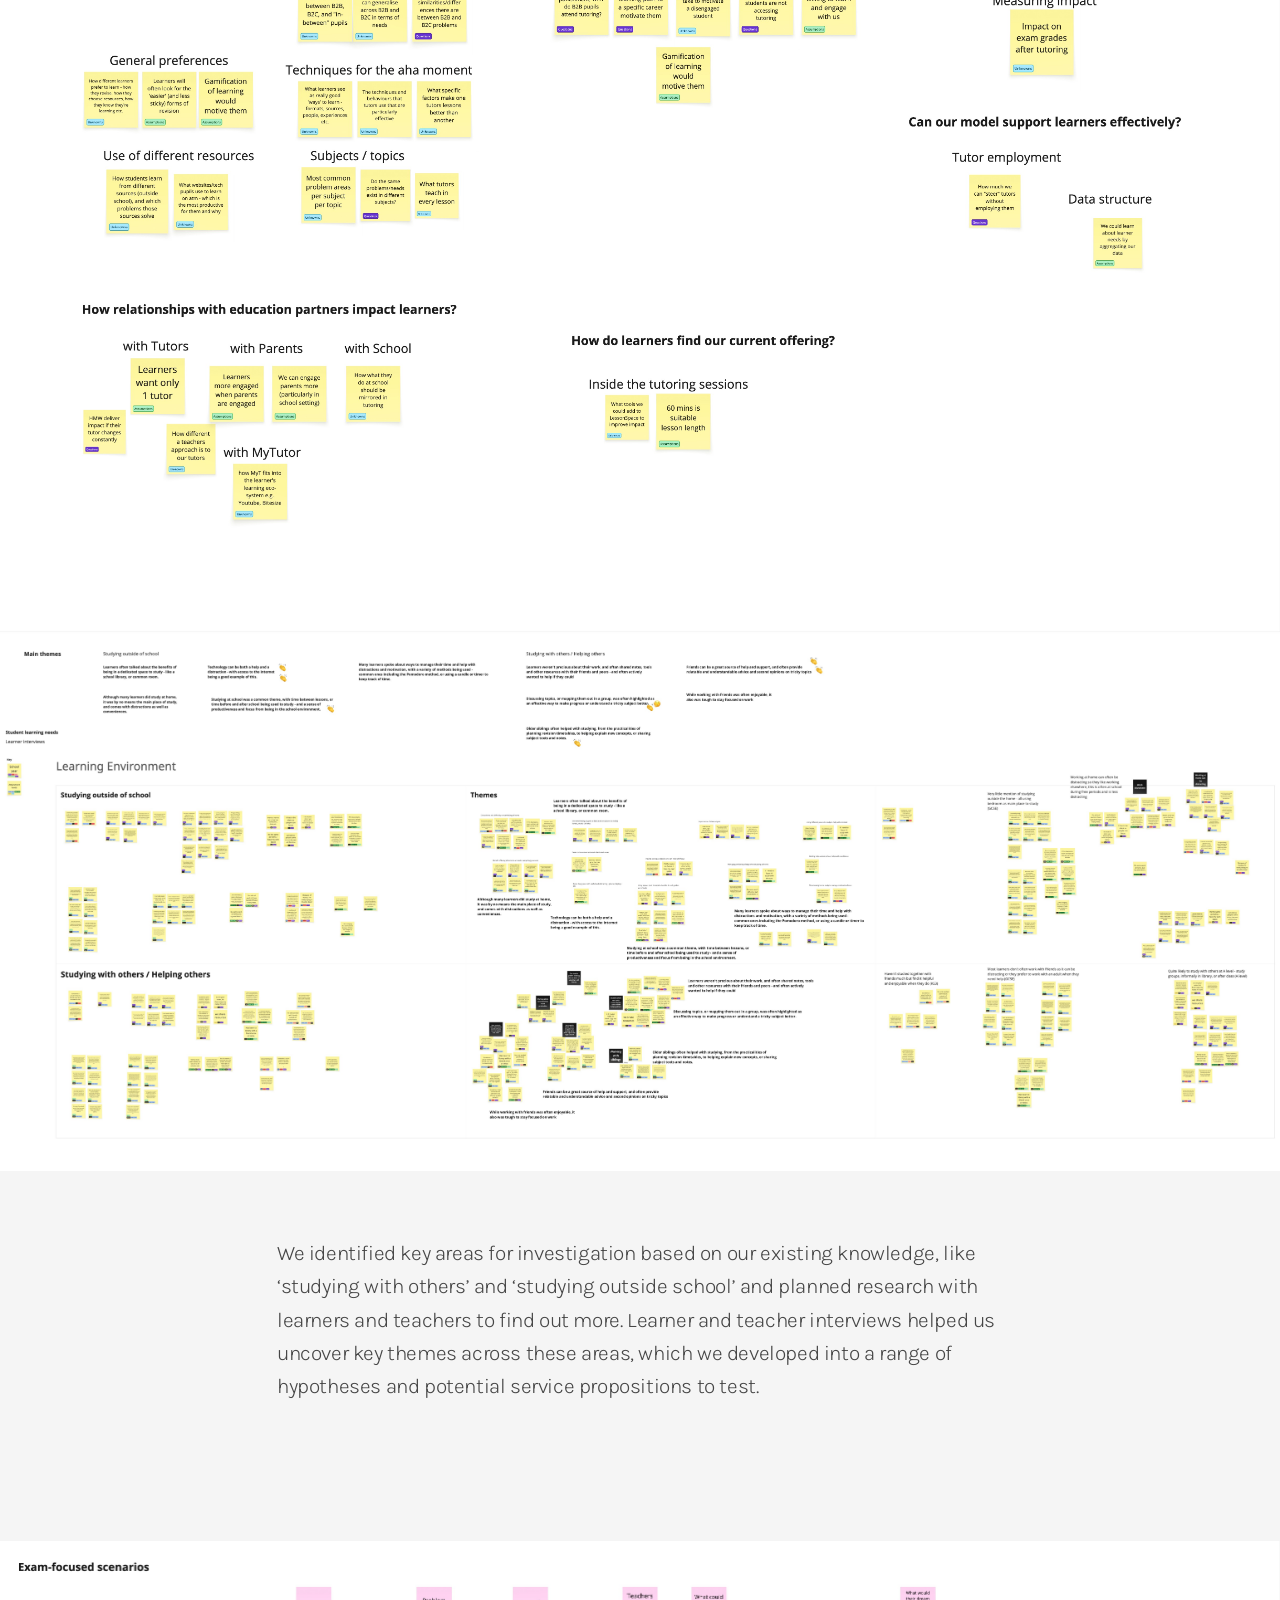
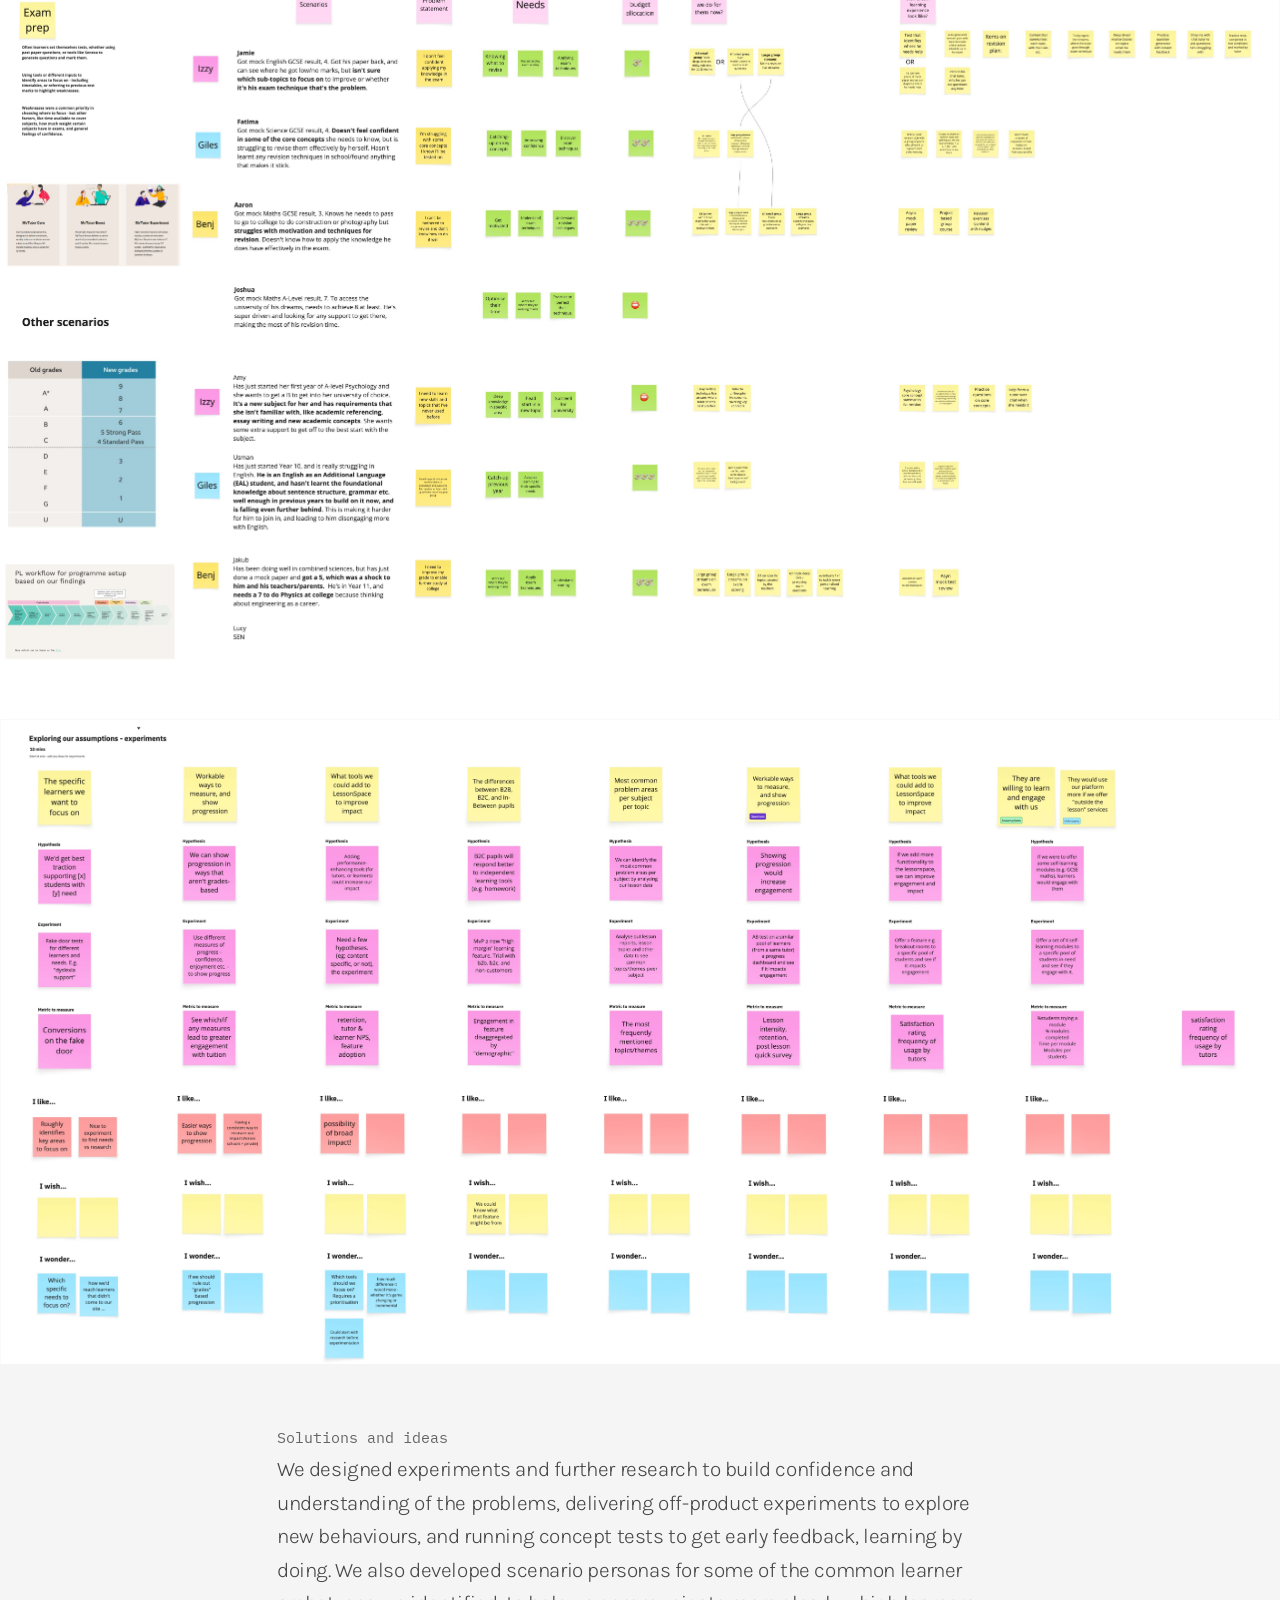
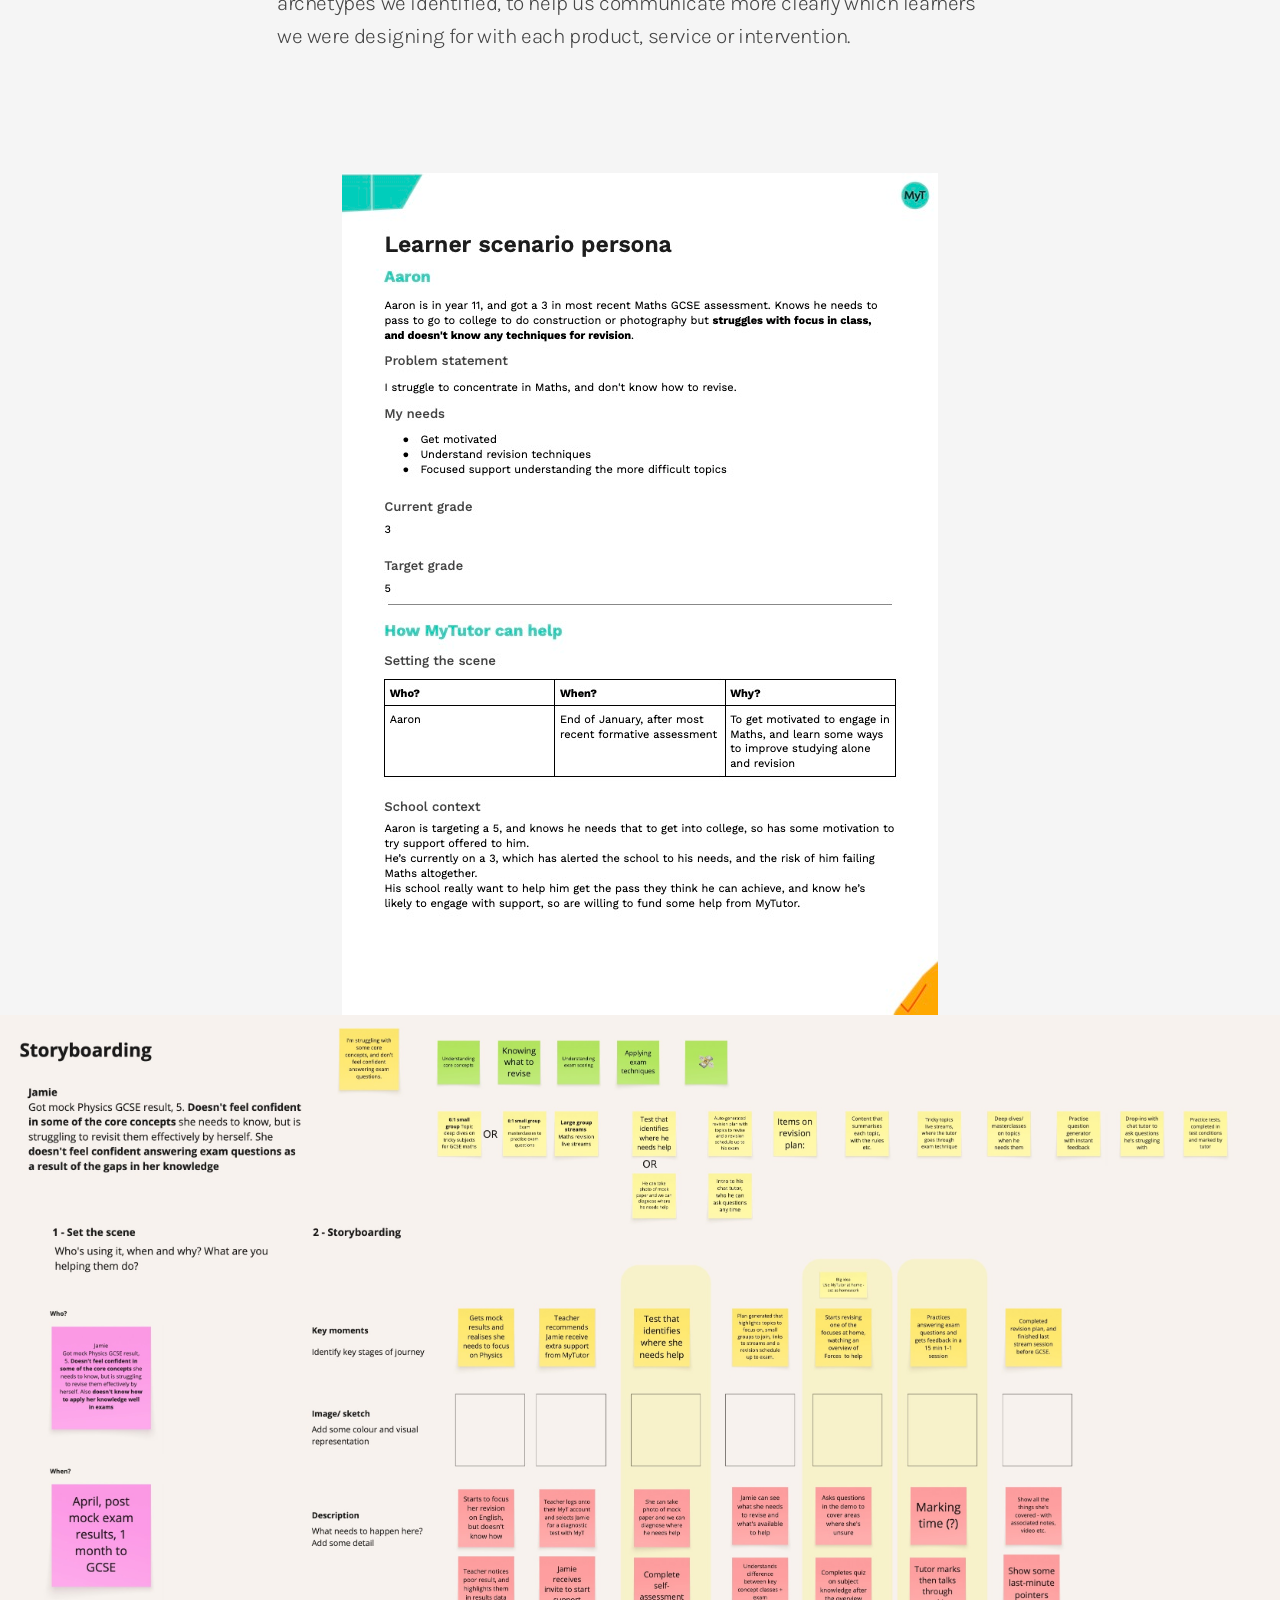
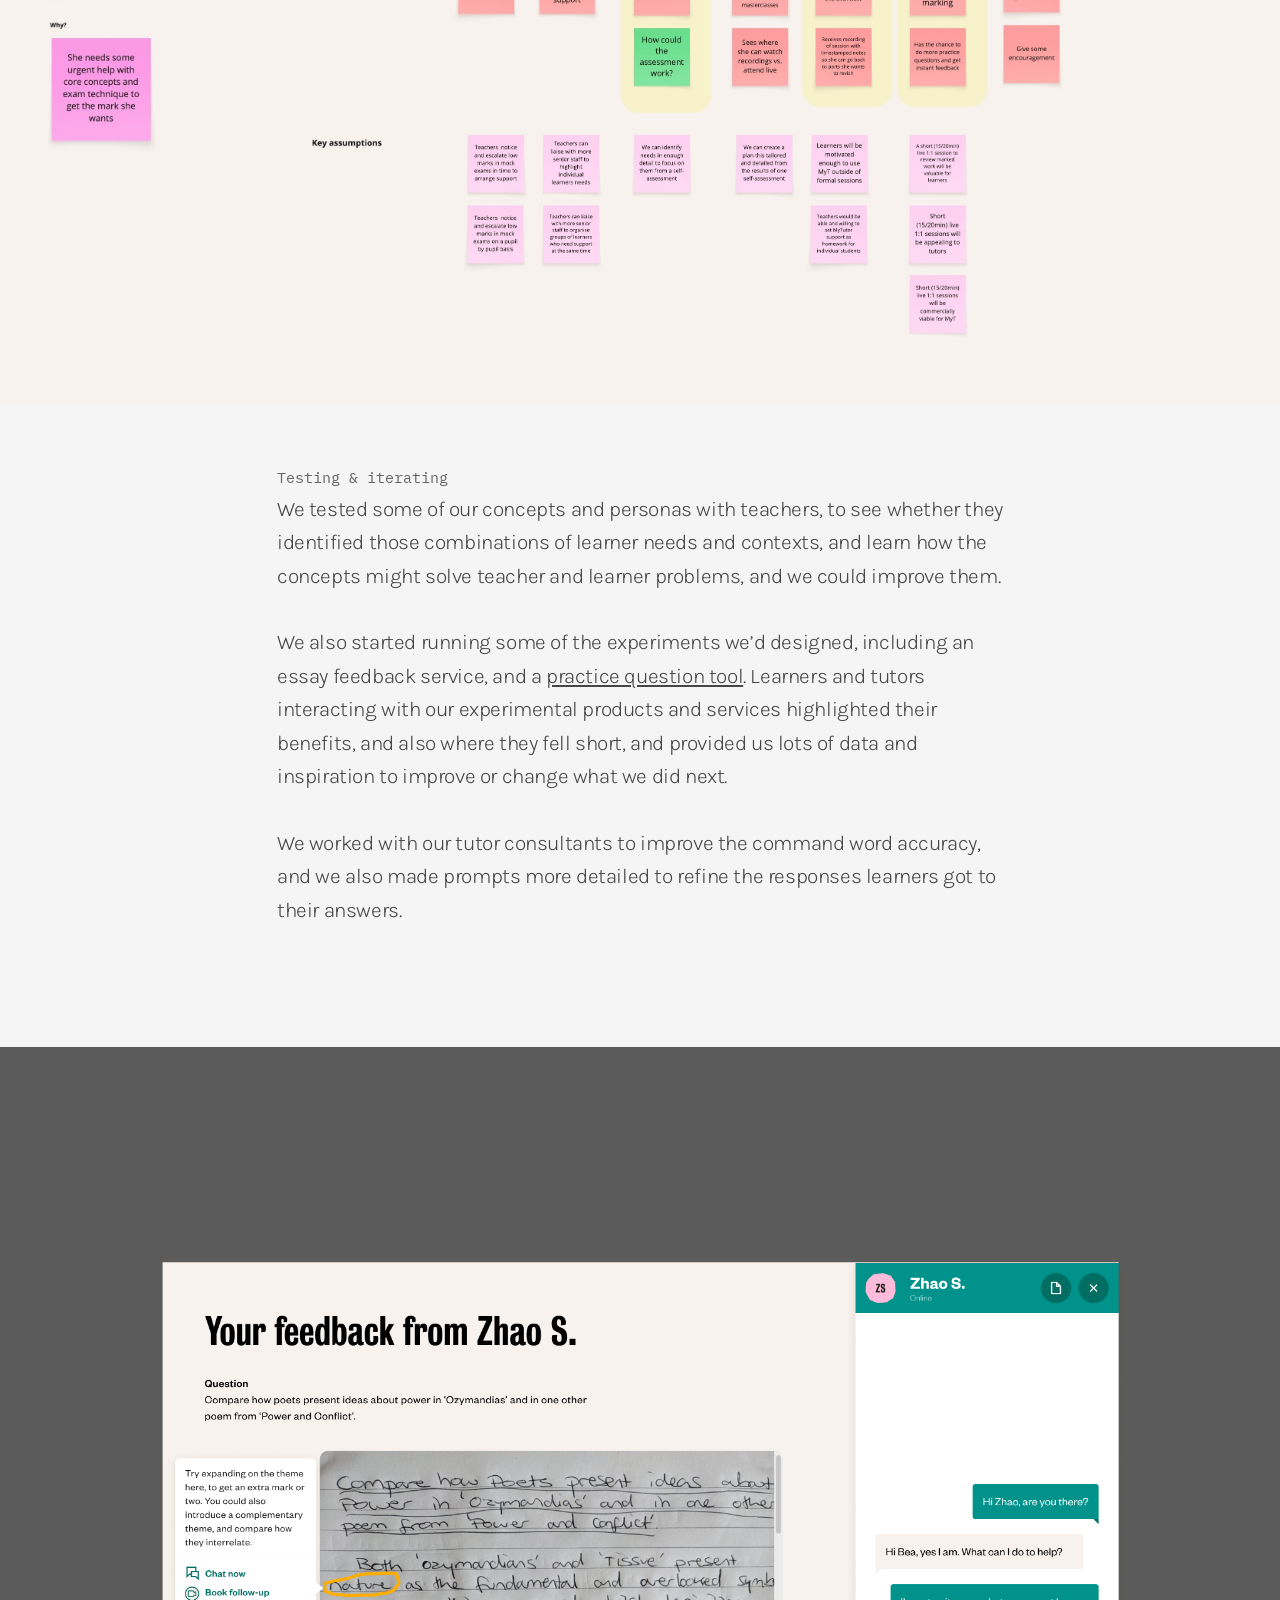
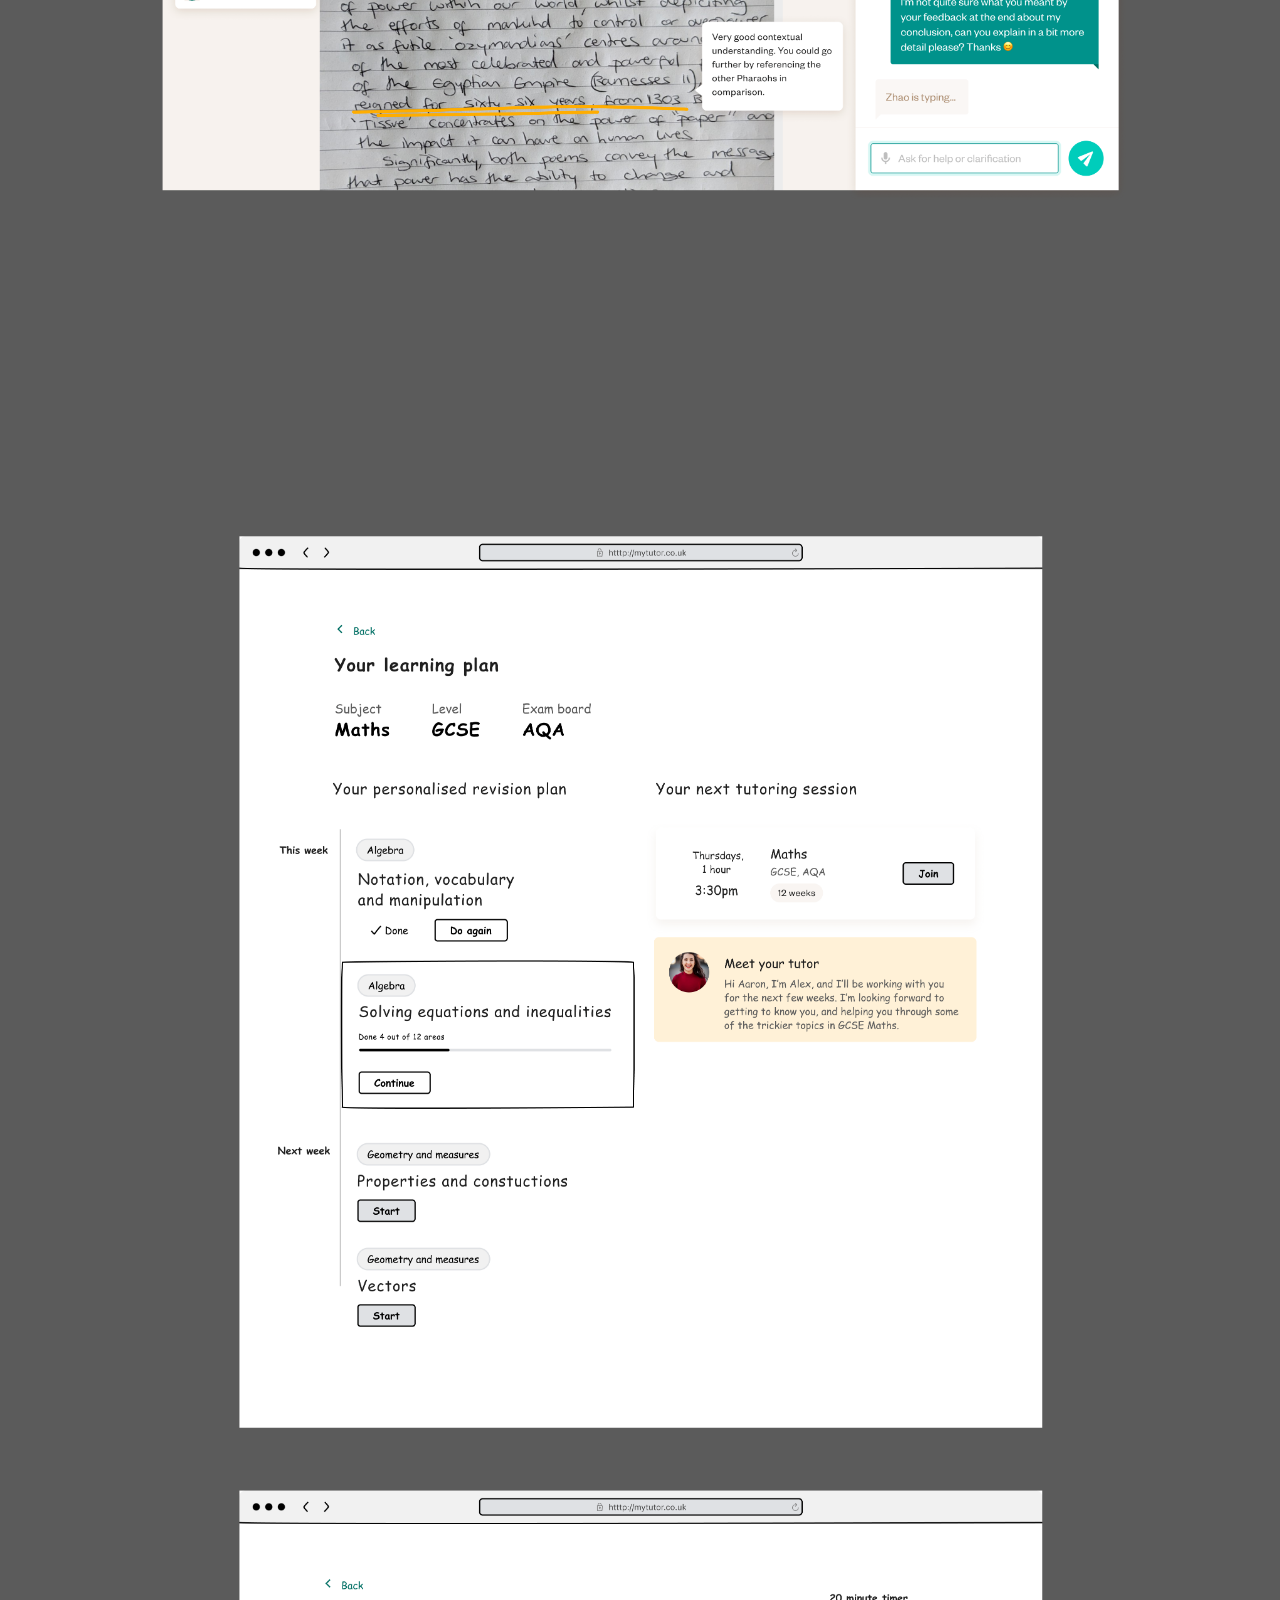
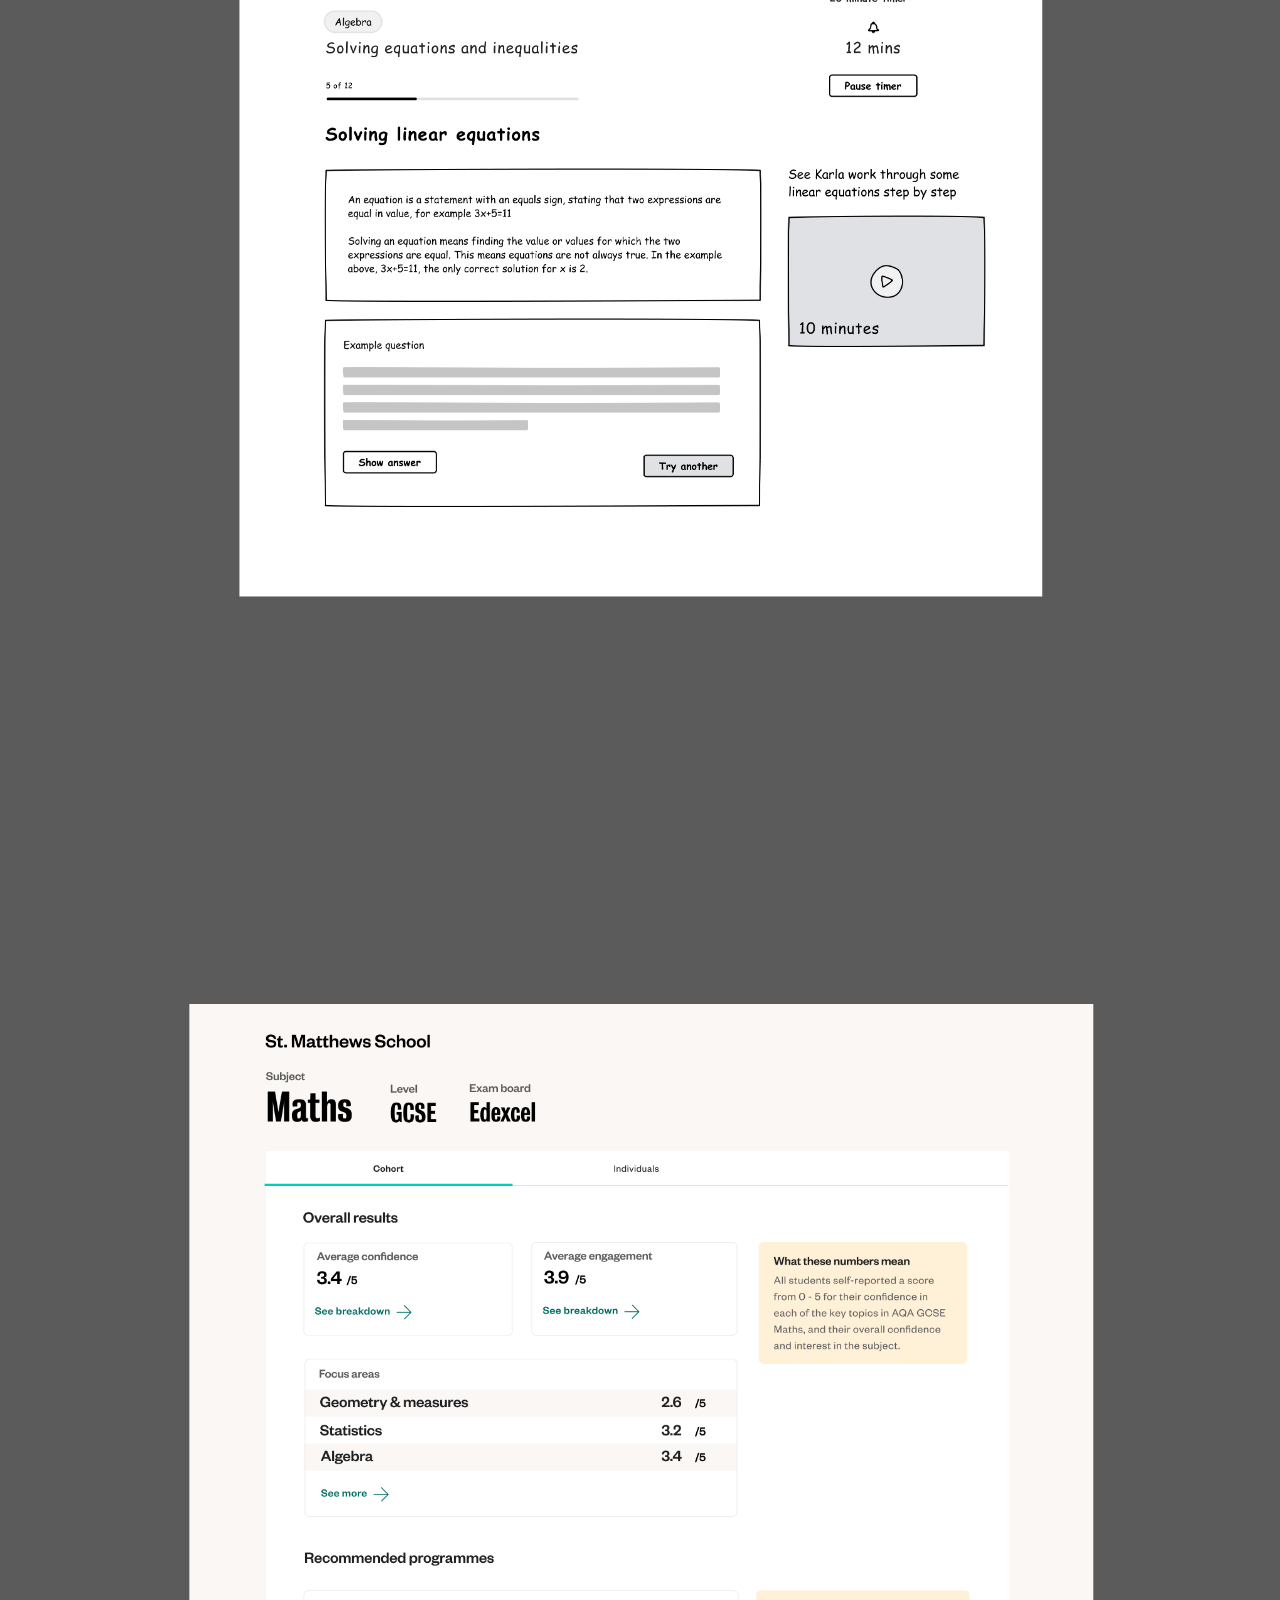
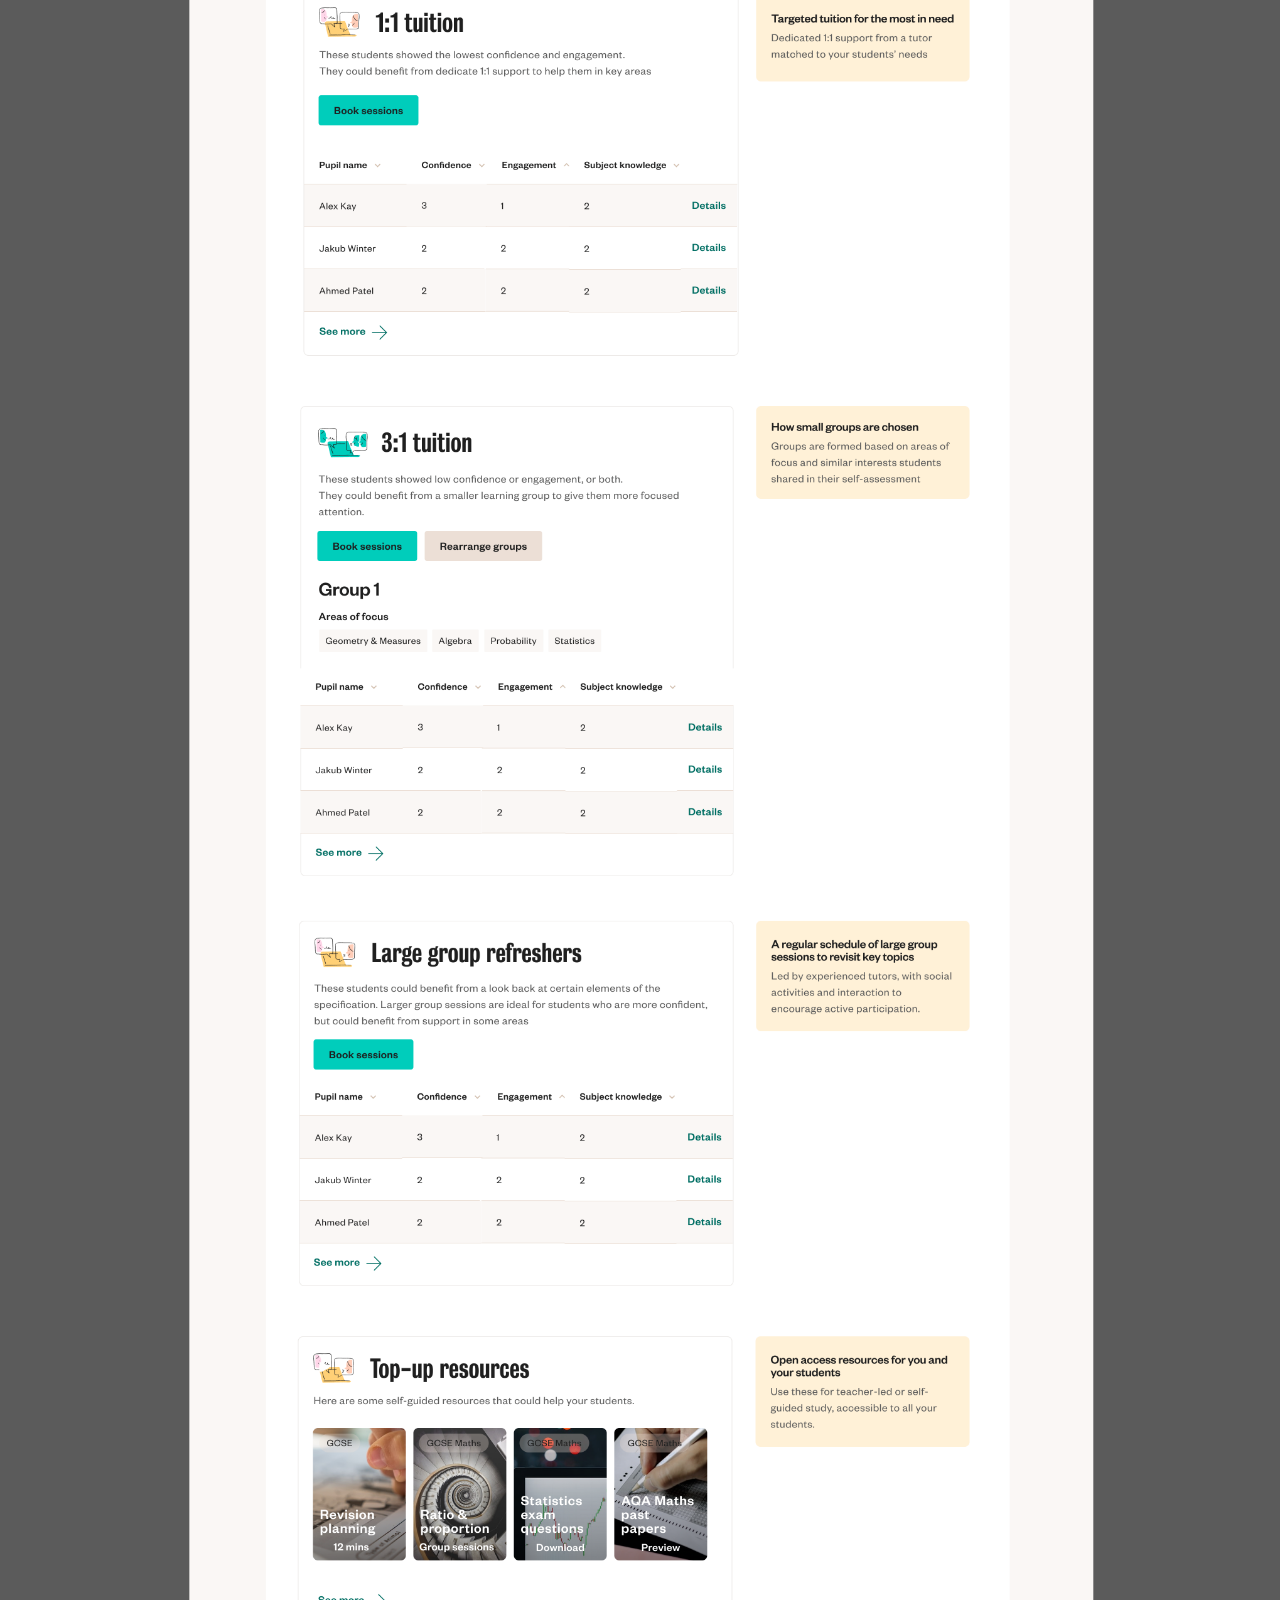
<file: learner-vision.html>
<!DOCTYPE HTML>

<html lang="en">
<head>
<!-- Google Tag Manager -->
<script>(function(w,d,s,l,i){w[l]=w[l]||[];w[l].push({'gtm.start':
new Date().getTime(),event:'gtm.js'});var f=d.getElementsByTagName(s)[0],
j=d.createElement(s),dl=l!='dataLayer'?'&l='+l:'';j.async=true;j.src=
'https://www.googletagmanager.com/gtm.js?id='+i+dl;f.parentNode.insertBefore(j,f);
})(window,document,'script','dataLayer','GTM-WW2MPCB');</script>
<!-- End Google Tag Manager -->

<meta charset="UTF-8">

<meta name="HandheldFriendly" content="True">
		<meta name="MobileOptimized" content="320">
		<meta name="viewport" content="width=device-width, initial-scale=1.0"/>

<title>GBC</title>

<link rel="stylesheet" type="text/css" href="css/reset.css"/>

<link rel="stylesheet" type="text/css" href="bootstrap/css/bootstrap.min.css"/>

<link href='https://fonts.googleapis.com/css?family=Karla:400,400italic,700,700italic' rel='stylesheet' type='text/css'>

<link href='https://fonts.googleapis.com/css?family=Source+Sans+Pro:200,300,400,600,300italic,400italic,600italic' rel='stylesheet' type='text/css'>

<link href="https://fonts.googleapis.com/css?family=IBM+Plex+Mono:200,200i,300,300i,400,400i,500,500i,600,600i,700,700i|IBM+Plex+Sans:200,200i,300,300i,400,400i,600,600i,700,700i|IBM+Plex+Serif:100,100i,200,200i,300,300i" rel="stylesheet">

<link rel="stylesheet" type="text/css" href="css/index.css"/>



</head>

<body>


	<div id="wrapper">

		<header class="">
			
				<div class="logo-wrap">
					<a href="index.html" alt="home">
						<figure class="logo">
							<img src="links/beardy-icon-wink.png" alt="logo">
						</figure>

					</a>
				</div>
					<ul class="header-contact-links">
							<li>
								<a class="main-link" href="about.html">About</a>
							</li>
							<li>
								<a class="main-link" href="index.html">Work</a>
							</li>
							<li>
								<a class="email" href="mailto:gilescurrington@gmail.com"></a>
							</li>
							<li>
								<a class="linkedin" href="https://www.linkedin.com/in/gilescurrington" target="_blank"></a>
							</li>
							
						
						</ul>
	
		</header>

			


		<main class="content">
			

			<article class="tile learner-vision">
				
				
					<div class="tile-title">
						
						<div class="container-fluid">
							<div class="row">
								<div class="col-md-8">
									<p class="tag"><span>Edtech</span><span>Product</span><span>Strategy</span><span>Vision</span>
						</p>
										<h2>MyTutor&nbsp;<span class="light-em">&mdash;</span><br>
											Learner-led product vision</h2>
									</div>
								</div>
							</div>
						</div>
			</article>
			

			<div class="container-fluid">
				
				<div class="row">
					<div class="col-md-2">
					</div>
					<div class="col-md-8">

						<div class="project-roles">
							<h3>What I did</h3>
							<p>Discovery</p><p>Prototyping</p><p>Service design</p><p>Strategy</p></br></br>
							
						</div>

						<h3>Team</h3>
						<p>I led research and design, working with another Product Designer, Senior Product Manager, CPO, General Manager, and a wider group of commercial stakeholders.

						</p></br>

						<h3>Context</h3>
						<p class="intro">MyTutor had ambitious goals of impacting a million learners’ lives, but with our growth trajectory, it would take many years to get there. </p>

						<p>We wanted to support a wider variety of learning interventions, to broaden our offering from 1:1 and small group tuition, and make our services accessible to a wider range of learners.</p>
</p></br>

						</p>
						<h3>Outcome</h3>
						<p class="intro">Our Learner-focused product strategy formed a core part of the updated vision and strategy that raised an additional £4m in funding from existing investors.</p>
						<p>The strategy influenced the product org and wider business’ understanding and prioritisation of a key user group, learners, and led to multiple experiments and products that served learners’ needs and broadened our proposition.</p>


						</p>

						</div>
					<div class="col-md-2">
						
					</div>
				</div>
			</div>
						
						<figure class="project-image">
				<img src="links/projects/learner-vision/Product-vision_strategy-'23-28.png" alt="Learner vision slides">
			</figure>
						<figure class="project-image">
				<img src="links/projects/learner-vision/Product-vision_strategy-'23-28 (1).png" alt="Learner vision slides">
			</figure>
			

			<div class="container-fluid">
				<div class="row">
					<div class="col-md-2">
						
					</div>
					<div class="col-md-8">		
						<h3>Exploring the problem</h3>
						<p>I helped lead a shift in product strategy to be more learner-centric, in part to solve the problem of not fully understanding what was effective in helping our learners, and how to support them better. 

						We also had a related business problem, which was our reliance on live tutoring to deliver interventions, and associated costs and risk. There was a huge addressable market, but we were only reaching a small portion of it.</p>

						</br></br></p>
						

					</div>
					<div class="col-md-2">
						
					</div>
				</div>
			</div>
			<figure class="project-image">
				<img src="links/projects/learner-vision/Knowns_unknowns_assumptions_questions.jpg" alt="Knowns, unknowns, assumptions, questions">
			</figure>

					<div class="container-fluid">
				<div class="row">
					<div class="col-md-2">
						
					</div>
					<div class="col-md-8">		
						
						</br></p>
						<p>I led work to understand how we could address the two problems, starting with primary research to understand learner needs better, and research with teachers and tutors to understand wider challenges learners have with education. I organised our team and discovery approach, collaborating to conduct primary research while exploring short-term hypotheses via experimentation. I used a variety of facilitation and collaboration frameworks to help us identify key hypotheses to focus on, evaluating them through viability, desirability and feasibility lenses, and planning ways to test them quickly.</p>

					</div>
					<div class="col-md-2">
						
					</div>
				</div>
			</div>
						
		<figure class="project-image">
				<img src="links/projects/learner-vision/Unknowns-assumptions-questions-themes.jpg" alt="Themes from our knowns, unknowns, assumptions, questions">
			</figure>
				<figure class="project-image">
				<img src="links/projects/learner-vision/Synthesis-Learning-Environment.jpg" alt="Synthesis of the Learning Environment discovery area">
			</figure>

			<div class="container-fluid">
				<div class="row">
					<div class="col-md-2">
						
					</div>
					<div class="col-md-8">		

						<p>We identified key areas for investigation based on our existing knowledge, like ‘studying with others’ and ‘studying outside school’ and planned research with learners and teachers to find out more. Learner and teacher interviews helped us uncover key themes across these areas, which we developed into a range of hypotheses and potential service propositions to test.</p>
 

						</br></br></p>

					</div>
					<div class="col-md-2">
						
					</div>
				</div>
			</div>

			
			<figure class="project-image">
				<img src="links/projects/learner-vision/discovery-Personas.jpg" alt="Persona storyboarding">
			</figure>
			<figure class="project-image">
				<img src="links/projects/learner-vision/discovery-Exploring-our-assumptions-experiments.jpg" alt="Experiment plans">
			</figure>



			<div class="container-fluid">
				
				<div class="row">
					<div class="col-md-2">
						
					</div>
					<div class="col-md-8">	
						<h3>Solutions and ideas</h3>
						<p>We designed experiments and further research to build confidence and understanding of the problems, delivering off-product experiments to explore new behaviours, and running concept tests to get early feedback, learning by doing. We also developed scenario personas for some of the common learner archetypes we identified, to help us communicate more clearly which learners we were designing for with each product, service or intervention.

 

						</br></br>

						</p>

					</div>
					<div class="col-md-2">
						
					</div>
				</div>
			</div>
			<figure class="project-image">
				<img src="links/projects/learner-vision/Learner-scenario-persona-Aaron.jpg" alt="Learner scenario persona">
			</figure>
			<figure class="project-image">
				<img src="links/projects/learner-vision/discovery-Storyboarding.jpg" alt="Storyboarding">
			</figure>
			


			<div class="container-fluid">
				
				<div class="row">
					<div class="col-md-2">
						
					</div>
					<div class="col-md-8">		
						<h3>Testing &amp; iterating</h3>
						<p>
						We tested some of our concepts and personas with teachers, to see whether they identified those combinations of learner needs and contexts, and learn how the concepts might solve teacher and learner problems, and we could improve them.</br></br>

						We also started running some of the experiments we’d designed, including an essay feedback service, and a <a href="/practice-questions">practice question tool</a>. Learners and tutors interacting with our experimental products and services highlighted their benefits, and also where they fell short, and provided us lots of data and inspiration to improve or change what we did next.</br></br>

						We worked with our tutor consultants to improve the command word accuracy, and we also made prompts more detailed to refine the responses learners got to their answers.

					</br></br></p>

					</div>
					<div class="col-md-2">
						
					</div>
				</div>
			</div>



			<figure class="project-image">
				<img src="links/projects/learner-vision/Essay-feedback-chatbg@2x.png" alt="Essay feedback service concept">
			</figure>
			<figure class="project-image">
				<img src="links/projects/learner-vision/Learning-plan-practice@2x.png" alt="Learning plan concept">
			</figure>
			<figure class="project-image">
				<img src="links/projects/learner-vision/Self-assessment-results-teacher-view@2x.png" alt="Teacher view of self-assessment ">
			</figure>
	

			<div class="container-fluid">
				
				<div class="row">
					<div class="col-md-2">
						
					</div>
					<div class="col-md-8">		

						<p>
						We used what we’d learnt and delivered so far to shape the strategy and vision for the future, and drive our future experiments and initiatives. A key area we had confidence in was pairing self-guided study experiences with tutor-led provision, and how this combination of services could both make our offering more accessible, and also strengthen our competitive advantage and defensibility. 

						We drafted a vision that pieced together some of the learner needs, problems and solutions we’d identified and designed, and set them in the wider context of the education and intervention space and competitive landscape. Senior leadership used this vision to attract further investment for the company, and rally the board and wider team around.</br></br>

						</p>


					</div>
					<div class="col-md-2">
					</div>
				</div>
			</div>
	
			

	
			
	


			<div class="container-fluid big-buttons">
				<div class="row">
					<a class="main-button" href="index.html">
					<div class="col-xs-6 col-md-6">
						
							<h3>&larr; Back to projects</h3>
						
					</div>
					</a>
					<a class="main-button" href="model-discovery.html">
					<div class="col-xs-6 col-md-6 right-button">
						
							<h3>Next project &rarr;</h3>
						
					</div>
					</a>
				</div>
			</div>
		
		</main>

		<footer>
			<div class="container-fluid">
				<div class="row">
					<div class="col-md-8">
						<p>Design &amp; Build &copy; Giles Currington 2025</p>
						<a class="button-secondary" href="#top">Back to top ↑</a>
					</div>
					<div class="col-md-4">
							<p class="blurb">
								<a href="mailto:gilescurrington@gmail.com">✉️ Drop me an email.</a><br>
								<a href="https://www.linkedin.com/in/gilescurrington" target="_blank">🤝 Connect on Linkedin.</a><br>
								<a href="links/giles-currington-cv-25.pdf">📄 View my CV.</a>

							</p>

					</div>

				</row>
			</div>
		</footer>

	</div>

<script src="js/jquery-1.11.1.min.js"></script>

<script src="bootstrap/js/bootstrap.min.js"></script>

<script src="js/index.js"></script>


</body>

</html>
</file>
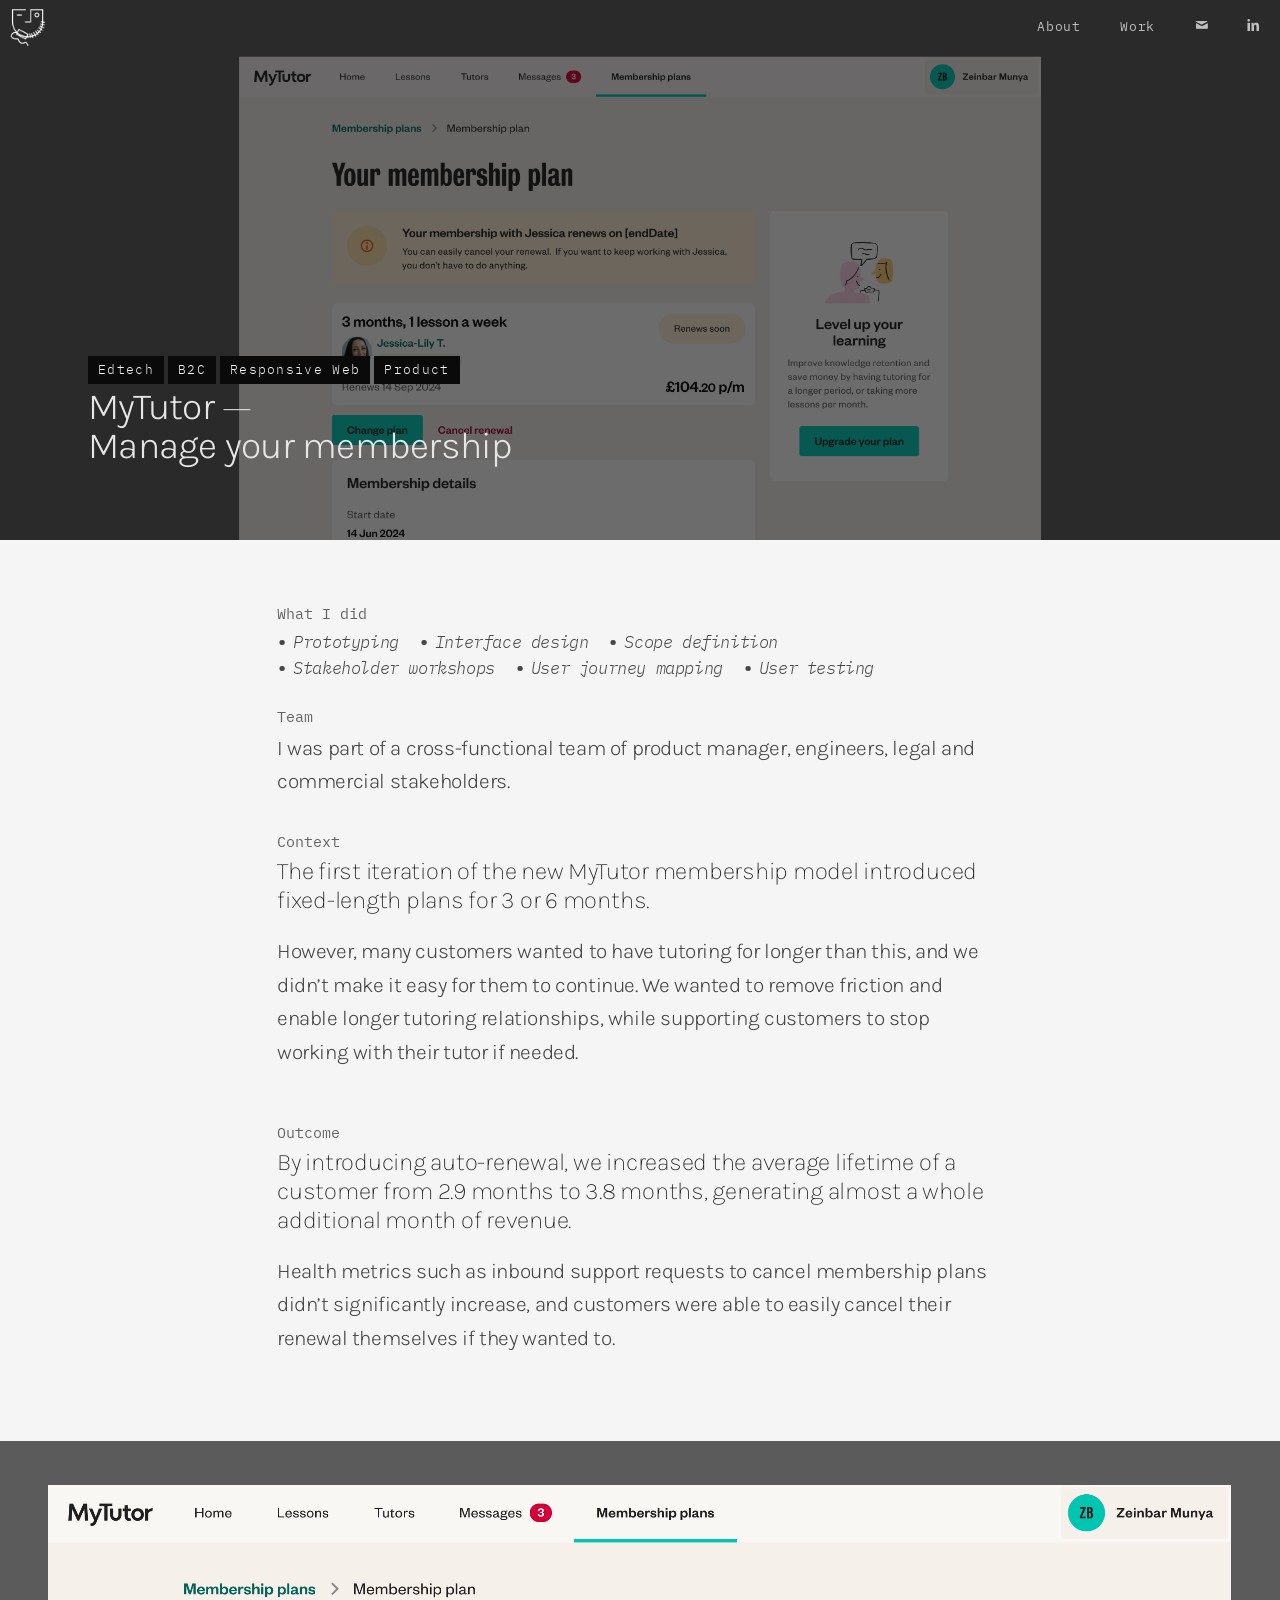
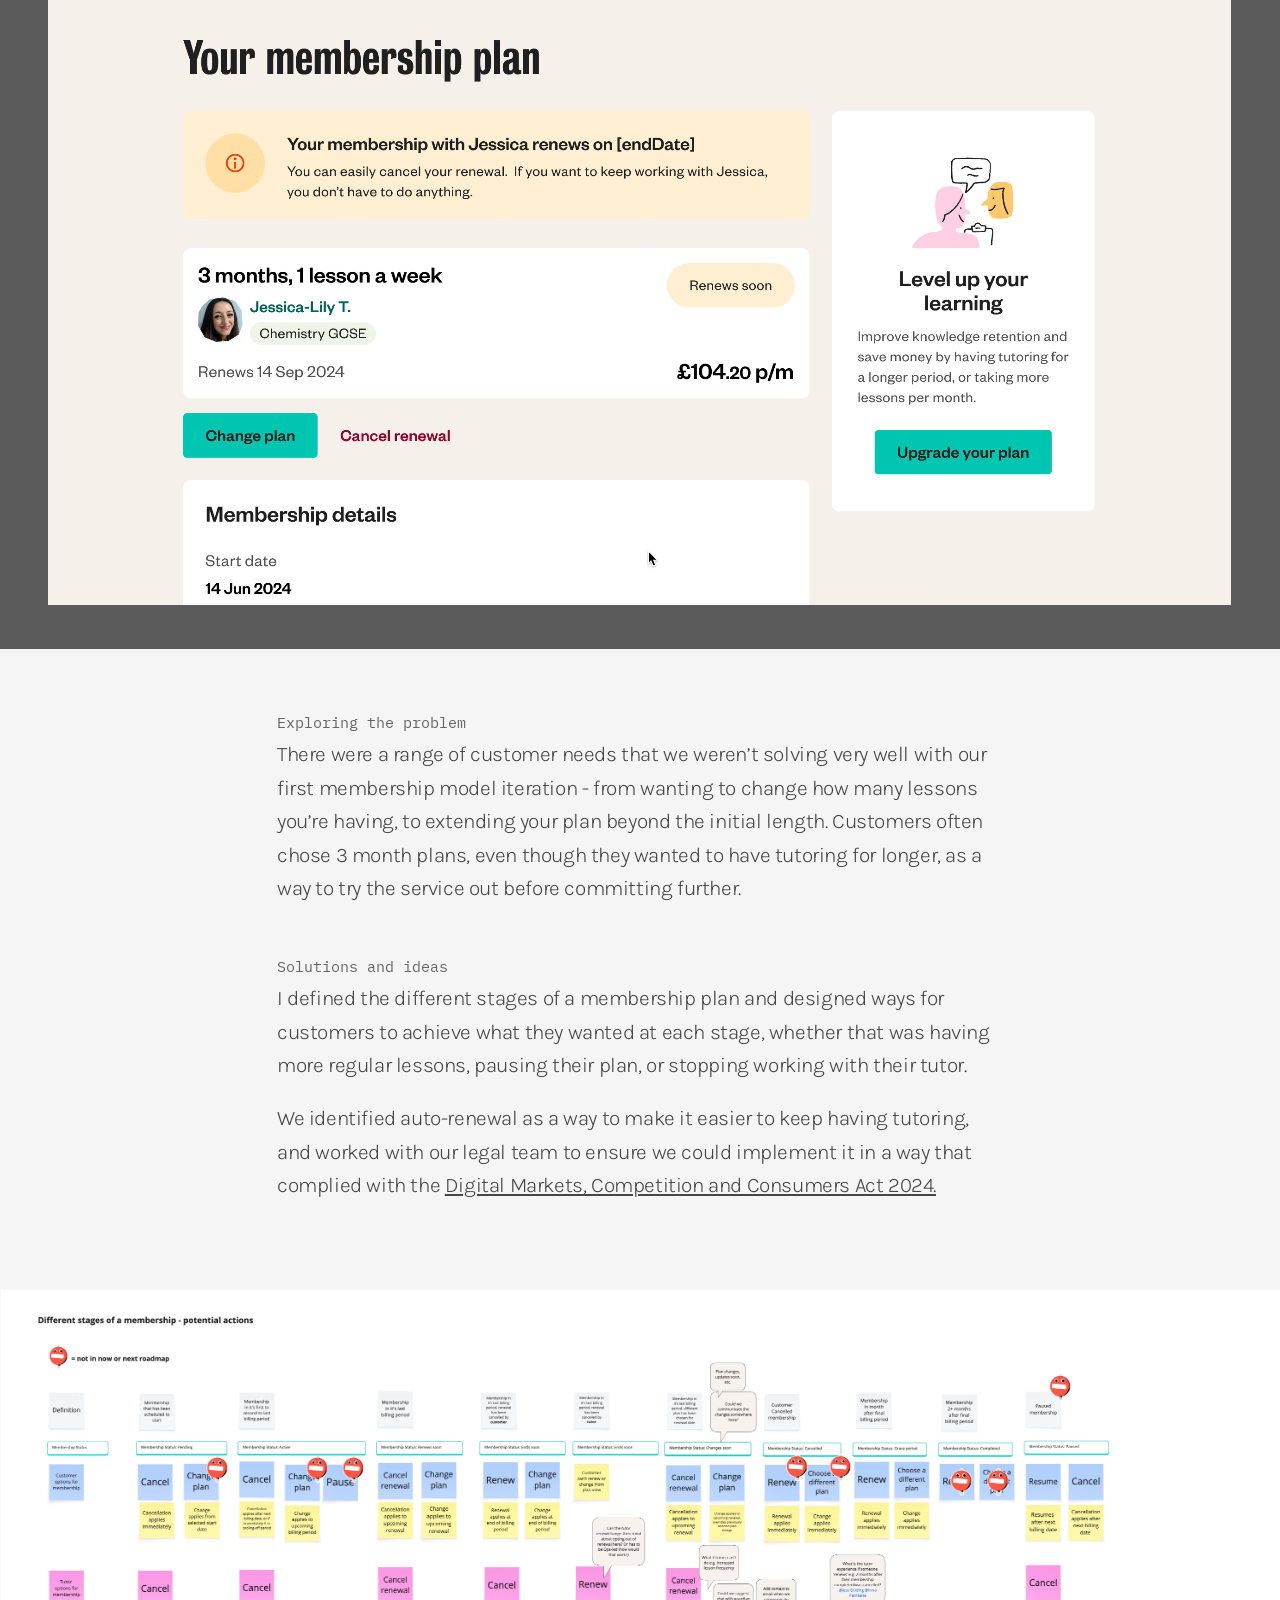
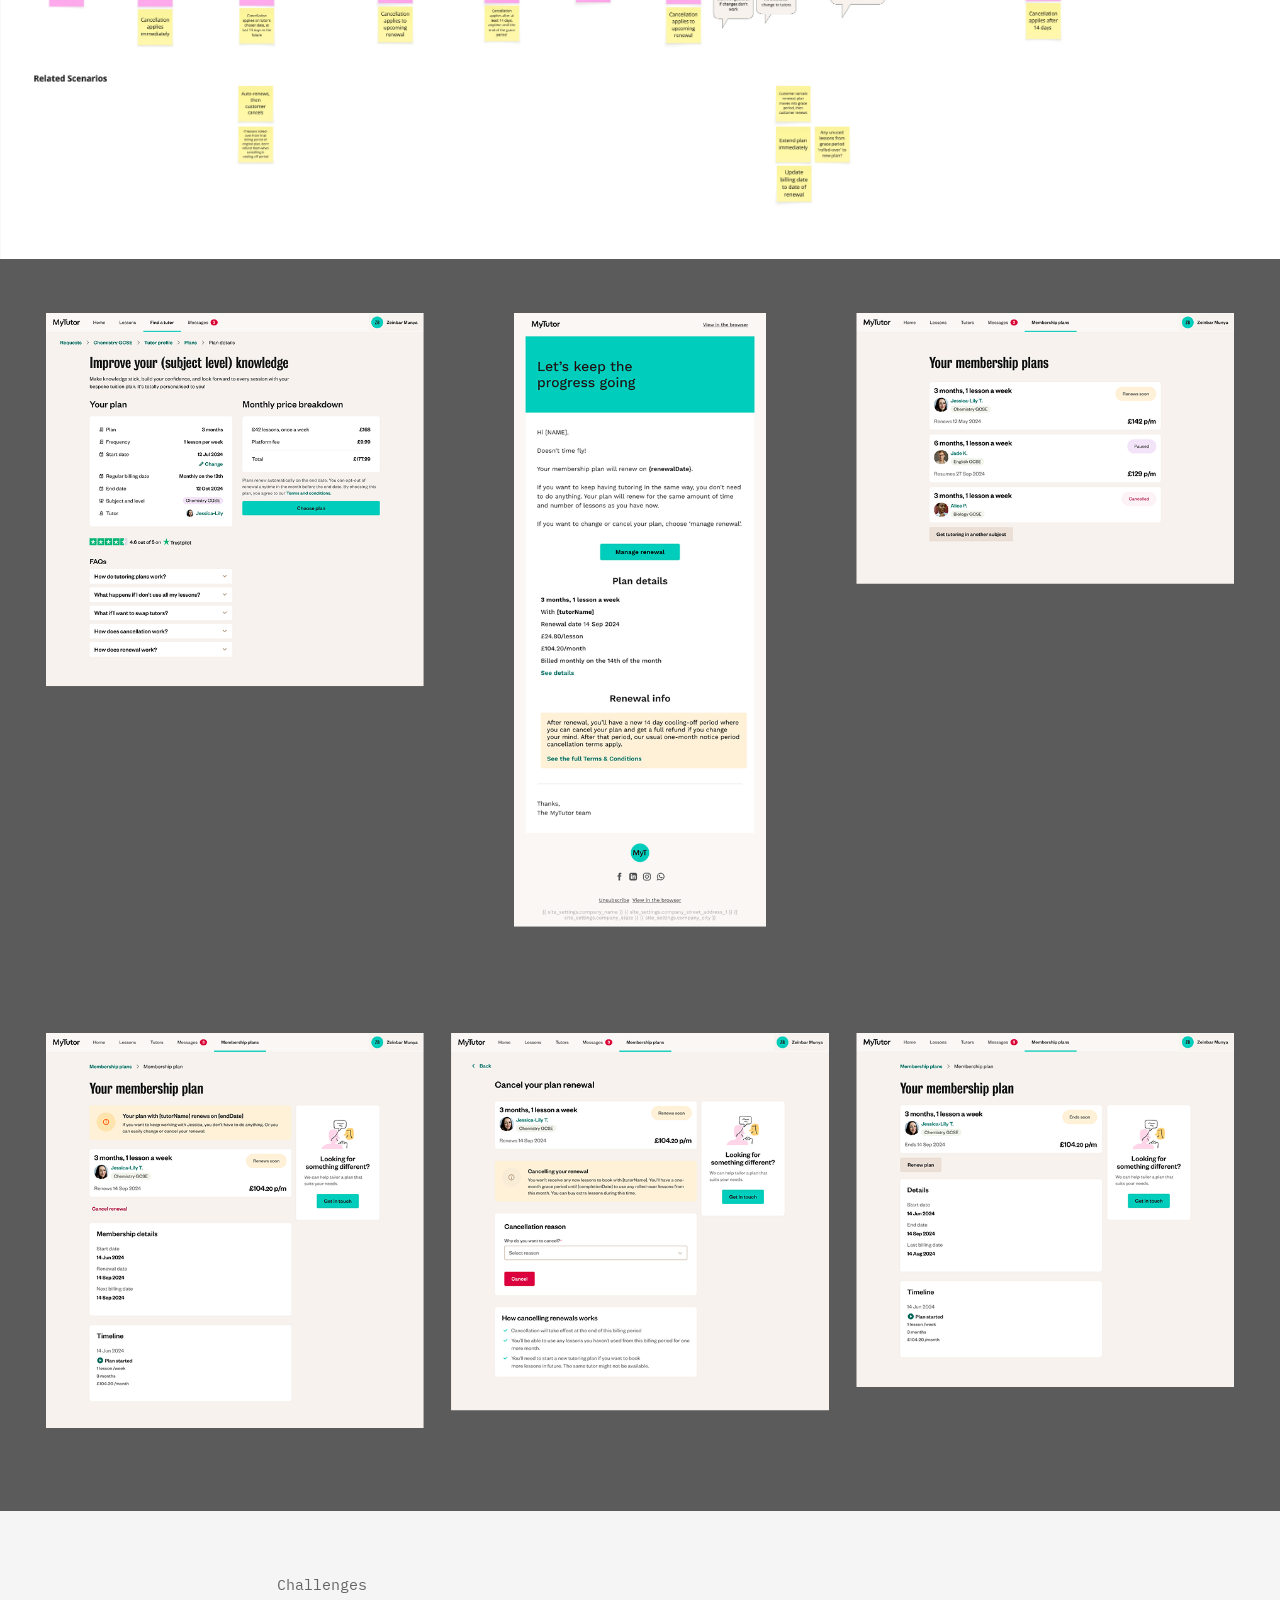
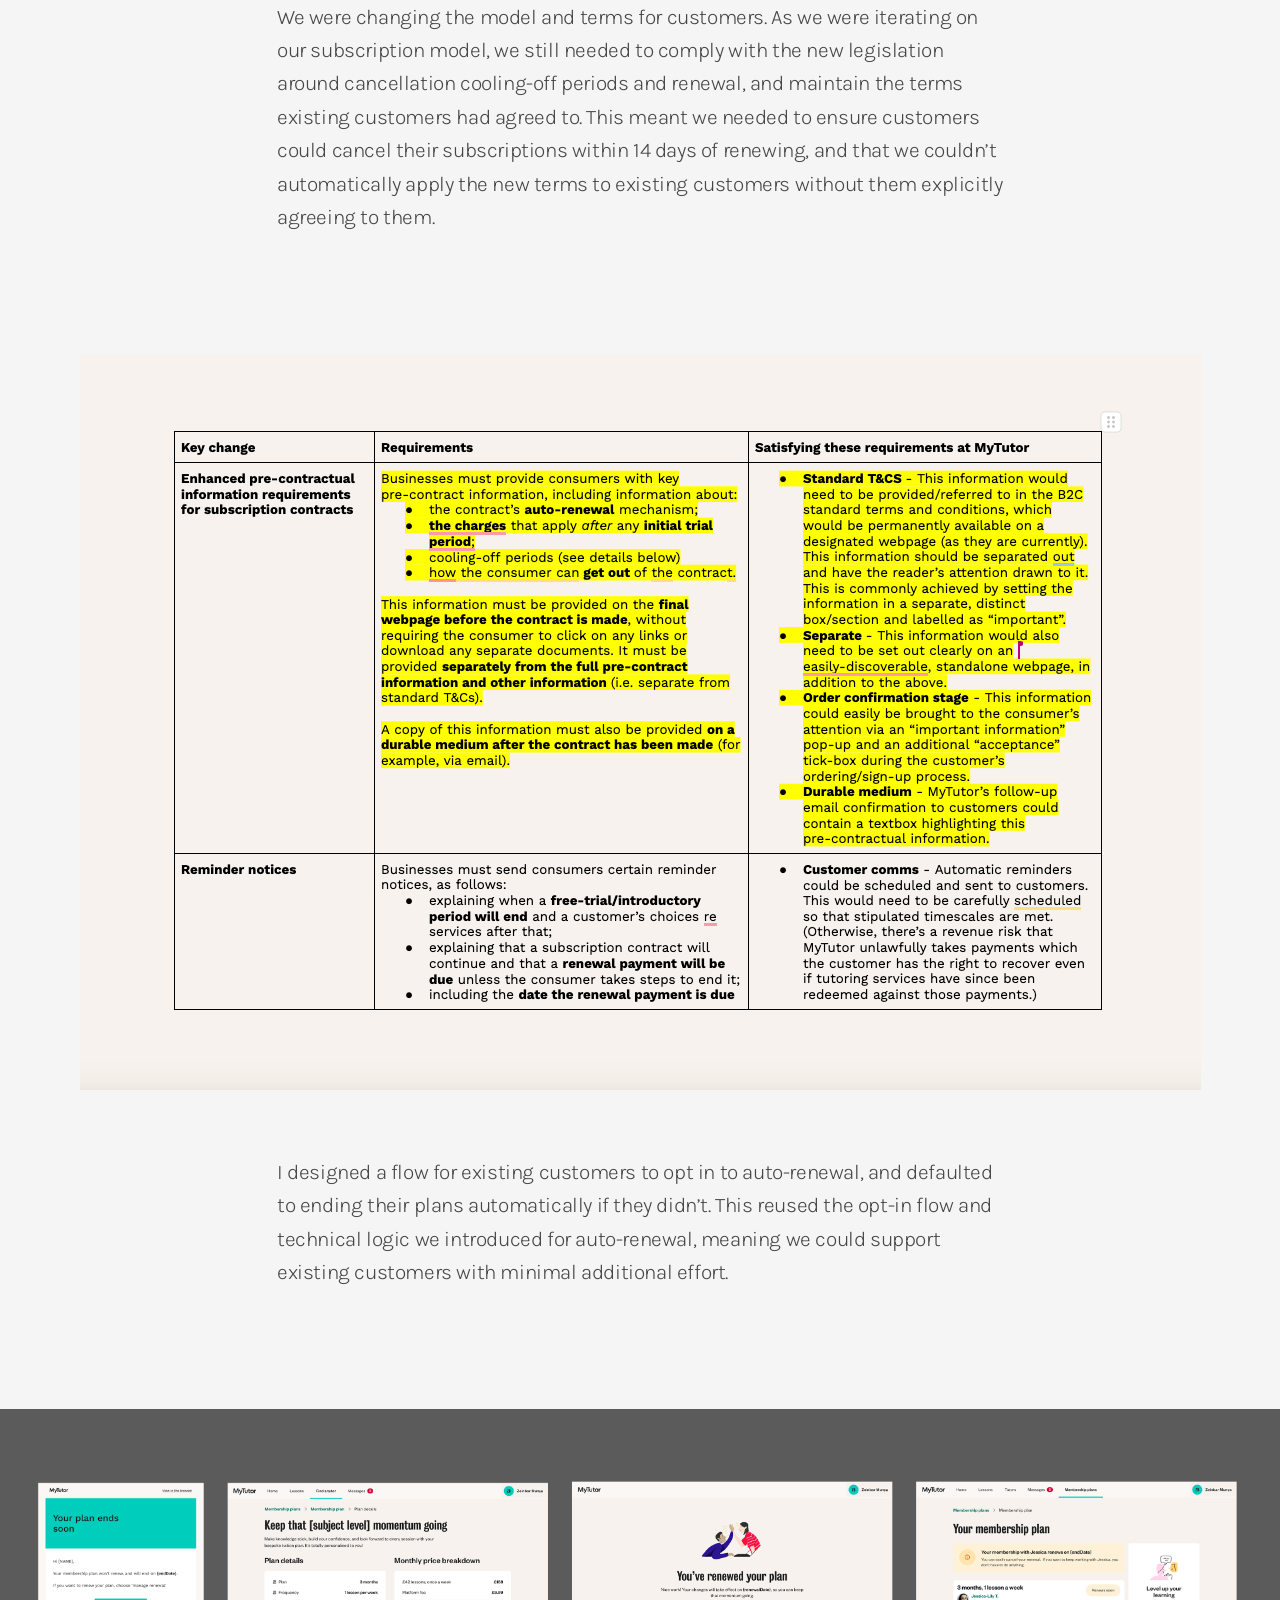
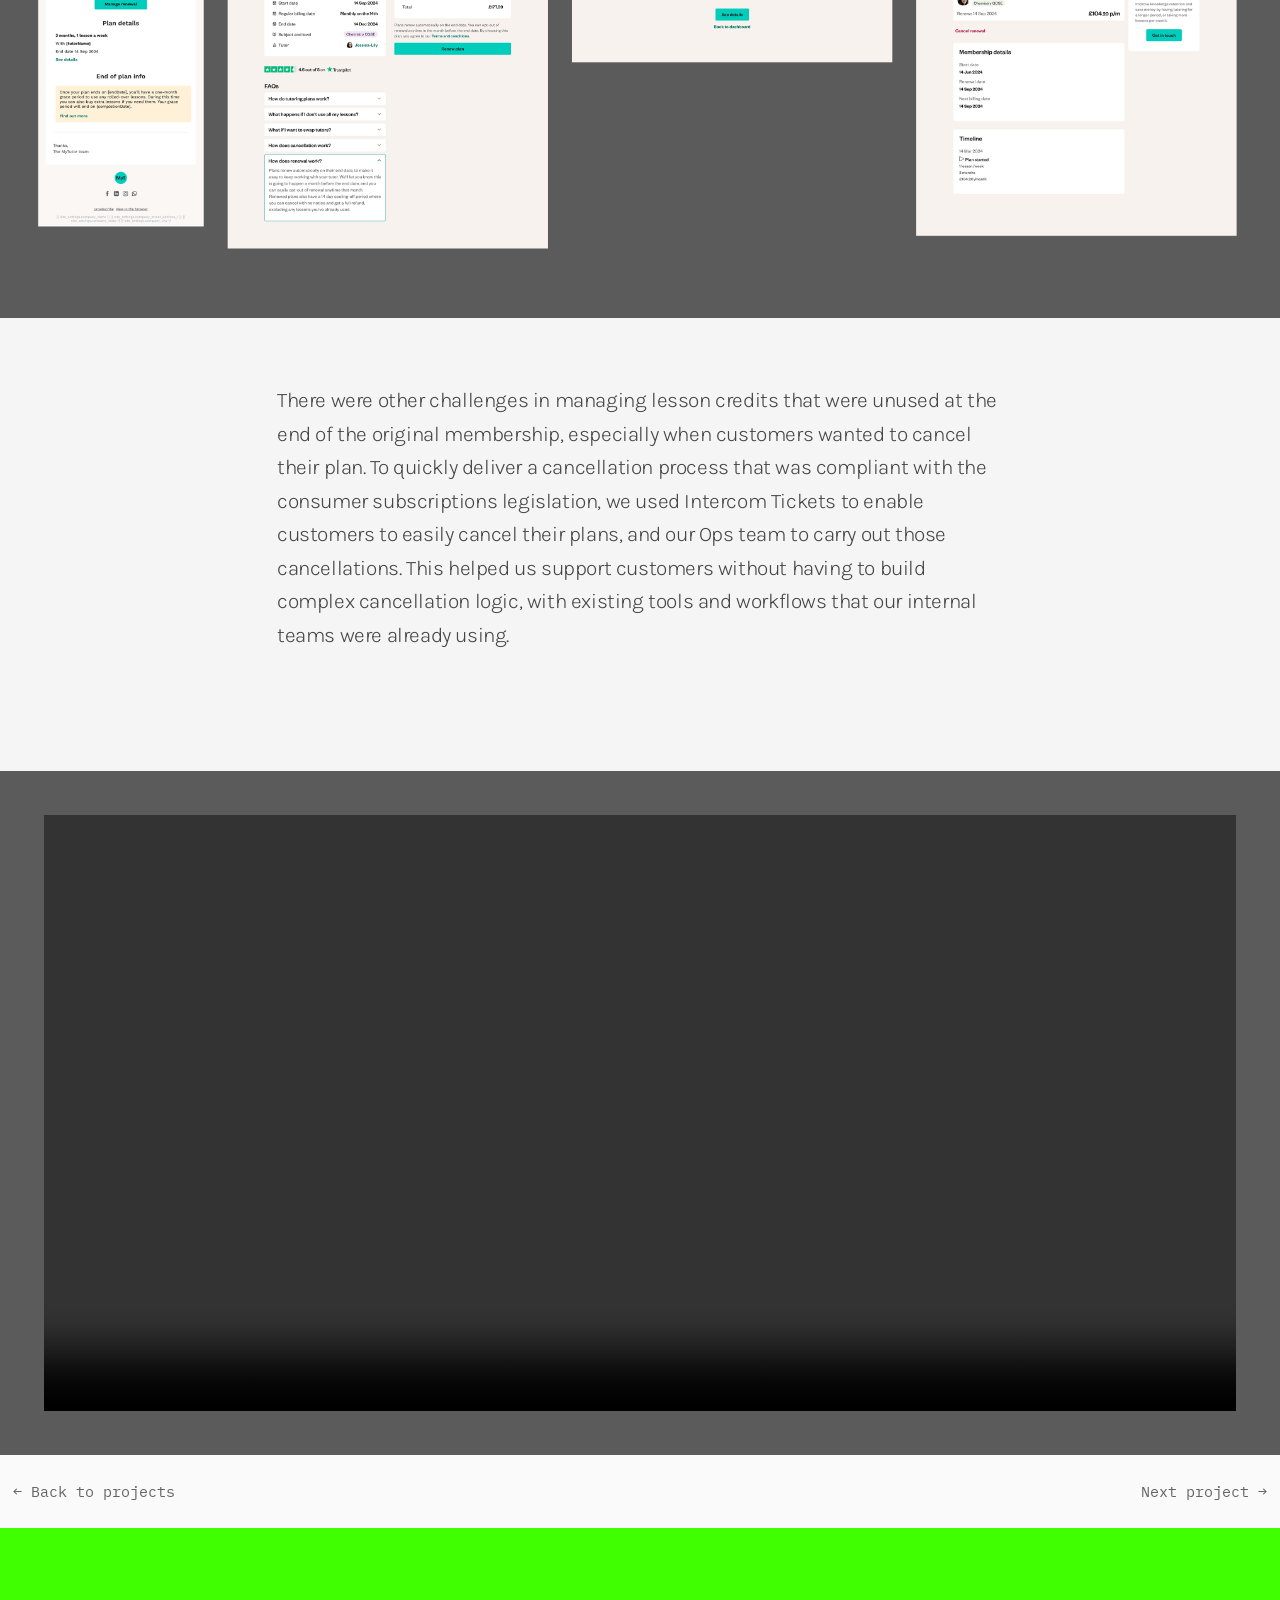
<file: manage-membership.html>
<!DOCTYPE HTML>

<html lang="en">
<head>
<!-- Google Tag Manager -->
<script>(function(w,d,s,l,i){w[l]=w[l]||[];w[l].push({'gtm.start':
new Date().getTime(),event:'gtm.js'});var f=d.getElementsByTagName(s)[0],
j=d.createElement(s),dl=l!='dataLayer'?'&l='+l:'';j.async=true;j.src=
'https://www.googletagmanager.com/gtm.js?id='+i+dl;f.parentNode.insertBefore(j,f);
})(window,document,'script','dataLayer','GTM-WW2MPCB');</script>
<!-- End Google Tag Manager -->

<meta charset="UTF-8">

<meta name="HandheldFriendly" content="True">
		<meta name="MobileOptimized" content="320">
		<meta name="viewport" content="width=device-width, initial-scale=1.0"/>

<title>GBC</title>

<link rel="stylesheet" type="text/css" href="css/reset.css"/>

<link rel="stylesheet" type="text/css" href="bootstrap/css/bootstrap.min.css"/>

<link href='https://fonts.googleapis.com/css?family=Karla:400,400italic,700,700italic' rel='stylesheet' type='text/css'>

<link href='https://fonts.googleapis.com/css?family=Source+Sans+Pro:200,300,400,600,300italic,400italic,600italic' rel='stylesheet' type='text/css'>

<link href="https://fonts.googleapis.com/css?family=IBM+Plex+Mono:200,200i,300,300i,400,400i,500,500i,600,600i,700,700i|IBM+Plex+Sans:200,200i,300,300i,400,400i,600,600i,700,700i|IBM+Plex+Serif:100,100i,200,200i,300,300i" rel="stylesheet">

<link rel="stylesheet" type="text/css" href="css/index.css"/>



</head>

<body>


	<div id="wrapper">

		<header class="">
			
				<div class="logo-wrap">
					<a href="index.html" alt="home">
						<figure class="logo">
							<img src="links/beardy-icon-wink.png" alt="logo">
						</figure>

					</a>
				</div>
					<ul class="header-contact-links">
							<li>
								<a class="main-link" href="about.html">About</a>
							</li>
							<li>
								<a class="main-link" href="index.html">Work</a>
							</li>
							<li>
								<a class="email" href="mailto:gilescurrington@gmail.com"></a>
							</li>
							<li>
								<a class="linkedin" href="https://www.linkedin.com/in/gilescurrington" target="_blank"></a>
							</li>
							
						
						</ul>
	
		</header>

			


		<main class="content">
			

			<article class="tile manage-membership">
				
				
					<div class="tile-title">
						
						<div class="container-fluid">
							<div class="row">
								<div class="col-md-8">
									<p class="tag"><span>Edtech</span><span>B2C</span><span>Responsive Web</span><span>Product</span>
						</p>
										<h2>MyTutor&nbsp;<span class="light-em">&mdash;</span><br>
											Manage your membership</h2>
									</div>
								</div>
							</div>
						</div>
			</article>
			

			<div class="container-fluid">
				
				<div class="row">
					<div class="col-md-2">
					</div>
					<div class="col-md-8">

						<div class="project-roles">
							<h3>What I did</h3>
							<p>Prototyping</p><p>Interface design</p><p>Scope definition</p><p>Stakeholder workshops</p><p>User journey mapping</p><p>User testing</p></br></br>
							
						</div>

						<h3>Team</h3>
						<p>I was part of a cross-functional team of product manager, engineers, legal and commercial stakeholders.
						</p></br>

						<h3>Context</h3>
						<p class="intro">The first iteration of the new MyTutor membership model introduced fixed-length plans for 3 or 6 months.</p> 
						<p>However, many customers wanted to have tutoring for longer than this, and we didn’t make it easy for them to continue. We wanted to remove friction and enable longer tutoring relationships, while supporting customers to stop working with their tutor if needed.</p>
					
</p></br>

						</p>
						<h3>Outcome</h3>
						<p class="intro">By introducing auto-renewal, we increased the average lifetime of a customer from 2.9 months to 3.8 months, generating almost a whole additional month of revenue.</p><p> Health metrics such as inbound support requests to cancel membership plans didn’t significantly increase, and customers were able to easily cancel their renewal themselves if they wanted to.</p>


						</p>

						</div>
					<div class="col-md-2">
						
					</div>
				</div>
			</div>
						
			<figure class="project-image video">
        				
				<video autoplay muted loop src="links/projects/manage-membership/change-plan.webm" alt=""></video> 
				
			</figure>




			<div class="container-fluid">
				<div class="row">
					<div class="col-md-2">
						
					</div>
					<div class="col-md-8">		
						<h3>Exploring the problem</h3>
						<p>There were a range of customer needs that we weren’t solving very well with our first membership model iteration - from wanting to change how many lessons you’re having, to extending your plan beyond the initial length. Customers often chose 3 month plans, even though they wanted to have tutoring for longer, as a way to try the service out before committing further.

						</br></br></p>
						<h3>Solutions and ideas</h3>
						<p>I defined the different stages of a membership plan and designed ways for customers to achieve what they wanted at each stage, whether that was having more regular lessons, pausing their plan, or stopping working with their tutor.</br></p>

						<p>We identified auto-renewal as a way to make it easier to keep having tutoring, and worked with our legal team to ensure we could implement it in a way that complied with the <a href="https://bills.parliament.uk/bills/3453" target="_blank">Digital Markets, Competition and Consumers Act 2024.</a></br></p>

					</div>
					<div class="col-md-2">
						
					</div>
				</div>
			</div>

			<figure class="project-image">
				<img src="links/projects/manage-membership/Different-stages-of-a-membership-potential-actions.jpg" alt="">
			</figure>
			<figure class="project-image">
				<img src="links/projects/manage-membership/cancel-auto-renewal-flow.png" alt="">
			</figure>
	

			<div class="container-fluid">
				
				<div class="row">
					<div class="col-md-2">
						
					</div>
					<div class="col-md-8">	
					<h3>Challenges</h3>	
						<p>We were changing the model and terms for customers. As we were iterating on our subscription model, we still needed to comply with the new legislation around cancellation cooling-off periods and renewal, and maintain the terms existing customers had agreed to. This meant we needed to ensure customers could cancel their subscriptions within 14 days of renewing, and that we couldn’t automatically apply the new terms to existing customers without them explicitly agreeing to them.
						</br></br>

						</p>

					</div>
					<div class="col-md-2">
						
					</div>
				</div>
			</div>

<figure class="project-image">
				<img src="links/projects/manage-membership/subs-law.png" alt="">
			</figure>
			


			<div class="container-fluid">
				
				<div class="row">
					<div class="col-md-2">
						
					</div>
					<div class="col-md-8">		

						<p>
						I designed a flow for existing customers to opt in to auto-renewal, and defaulted to ending their plans automatically if they didn’t. This reused the opt-in flow and technical logic we introduced for auto-renewal, meaning we could support existing customers with minimal additional effort.
					</br></br>

					</div>
					<div class="col-md-2">
						
					</div>
				</div>
			</div>
			
			<figure class="project-image">
				<img src="links/projects/manage-membership/Not-auto-renewing-cohort-flow@2x.png" alt="">
			</figure>
			

			<div class="container-fluid">
				
				<div class="row">
					<div class="col-md-2">
						
					</div>
					<div class="col-md-8">		

						<p>
						There were other challenges in managing lesson credits that were unused at the end of the original membership, especially when customers wanted to cancel their plan. To quickly deliver a cancellation process that was compliant with the consumer subscriptions legislation, we used Intercom Tickets to enable customers to easily cancel their plans, and our Ops team to carry out those cancellations. This helped us support customers without having to build complex cancellation logic, with existing tools and workflows that our internal teams were already using.
</br></br>

						</p>


					</div>
					<div class="col-md-2">
					</div>
				</div>
			
		</div>

			<figure class="project-image video">
				<video controls autoplay muted loop src="links/projects/manage-membership/Admin-cancel-plan.mov" alt=""></video> 
			</figure>
	


			<div class="container-fluid big-buttons">
				<div class="row">
					<a class="main-button" href="index.html">
					<div class="col-xs-6 col-md-6">
						
							<h3>&larr; Back to projects</h3>
						
					</div>
					</a>
					<a class="main-button" href="practice-questions.html">
					<div class="col-xs-6 col-md-6 right-button">
						
							<h3>Next project &rarr;</h3>
						
					</div>
					</a>
				</div>
			</div>
		
		</main>

		<footer>
			<div class="container-fluid">
				<div class="row">
					<div class="col-md-8">
						<p>Design &amp; Build &copy; Giles Currington 2025</p>
						<a class="button-secondary" href="#top">Back to top ↑</a>
					</div>
					<div class="col-md-4">
							<p class="blurb">
								<a href="mailto:gilescurrington@gmail.com">✉️ Drop me an email.</a><br>
								<a href="https://www.linkedin.com/in/gilescurrington" target="_blank">🤝 Connect on Linkedin.</a><br>
								<a href="links/giles-currington-cv-25.pdf">📄 View my CV.</a>

							</p>

					</div>

				</row>
			</div>
		</footer>

	</div>

<script src="js/jquery-1.11.1.min.js"></script>

<script src="bootstrap/js/bootstrap.min.js"></script>

<script src="js/index.js"></script>


</body>

</html>
</file>
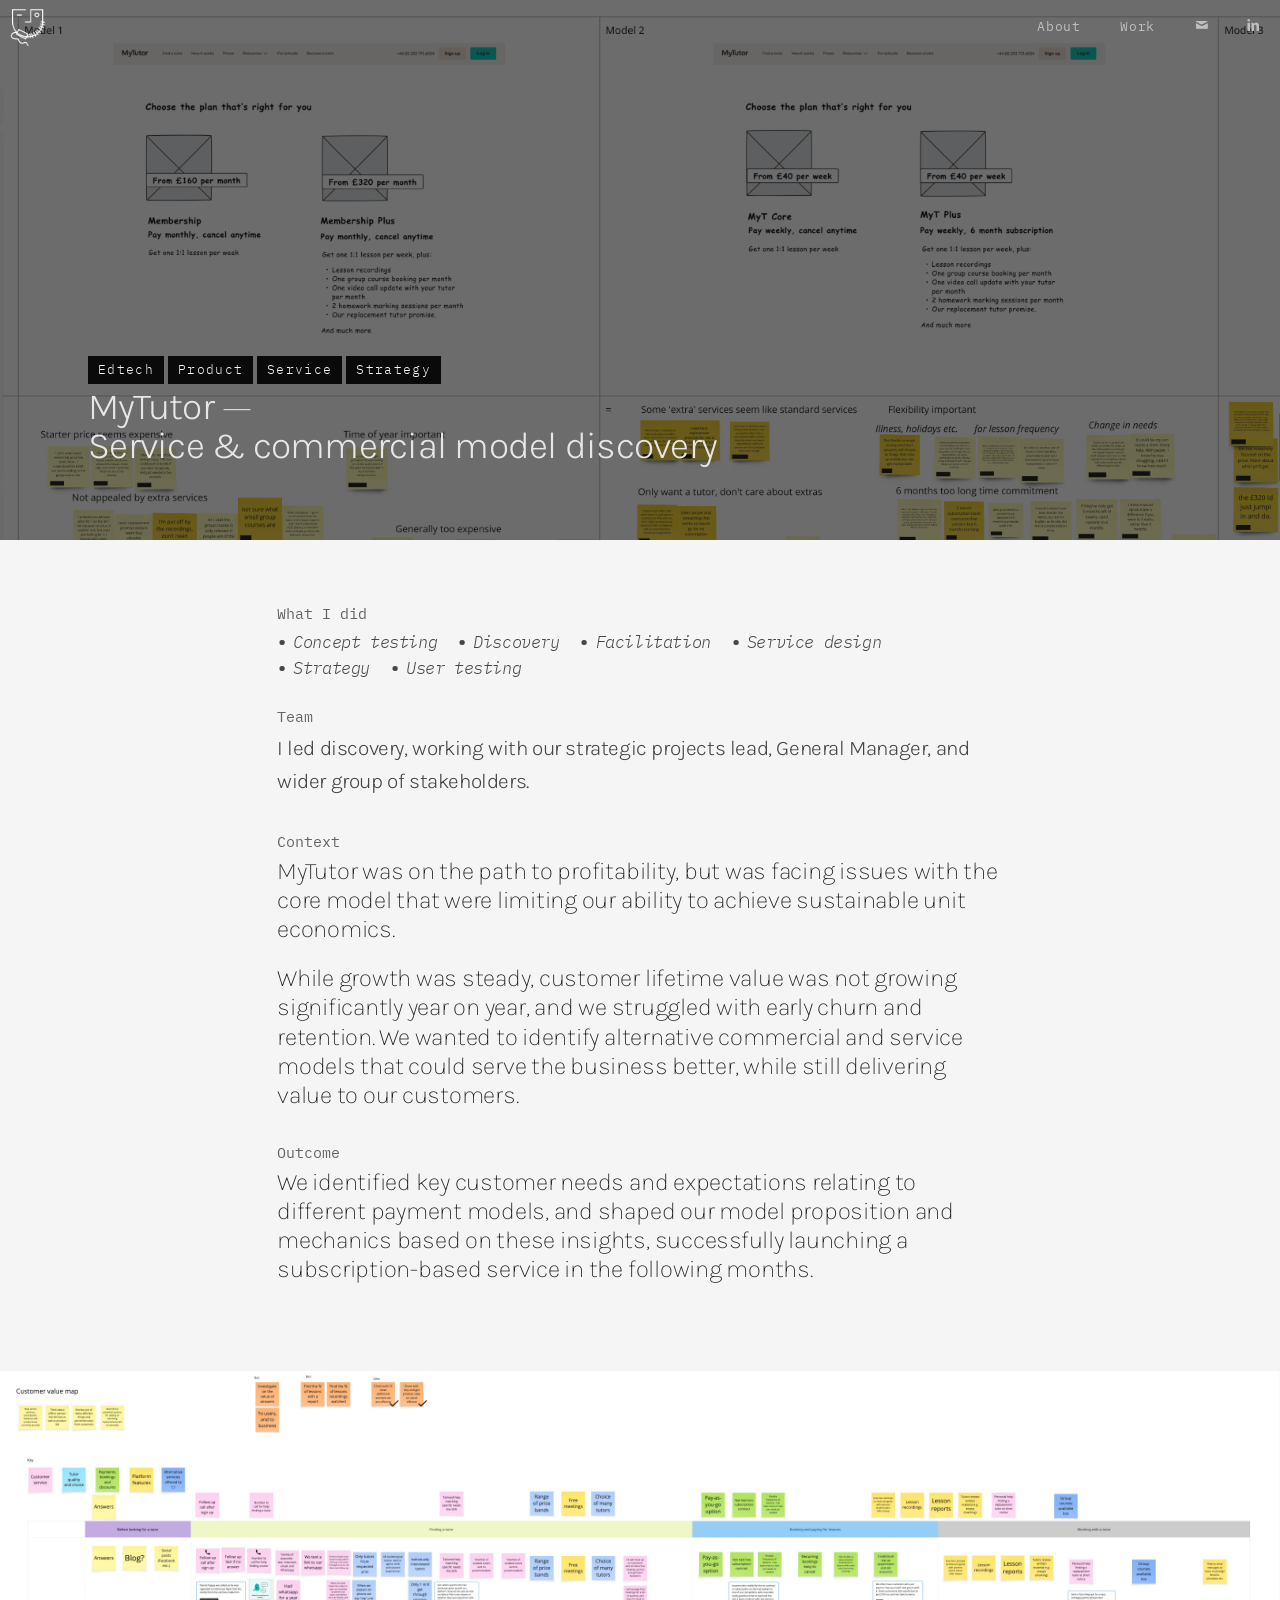
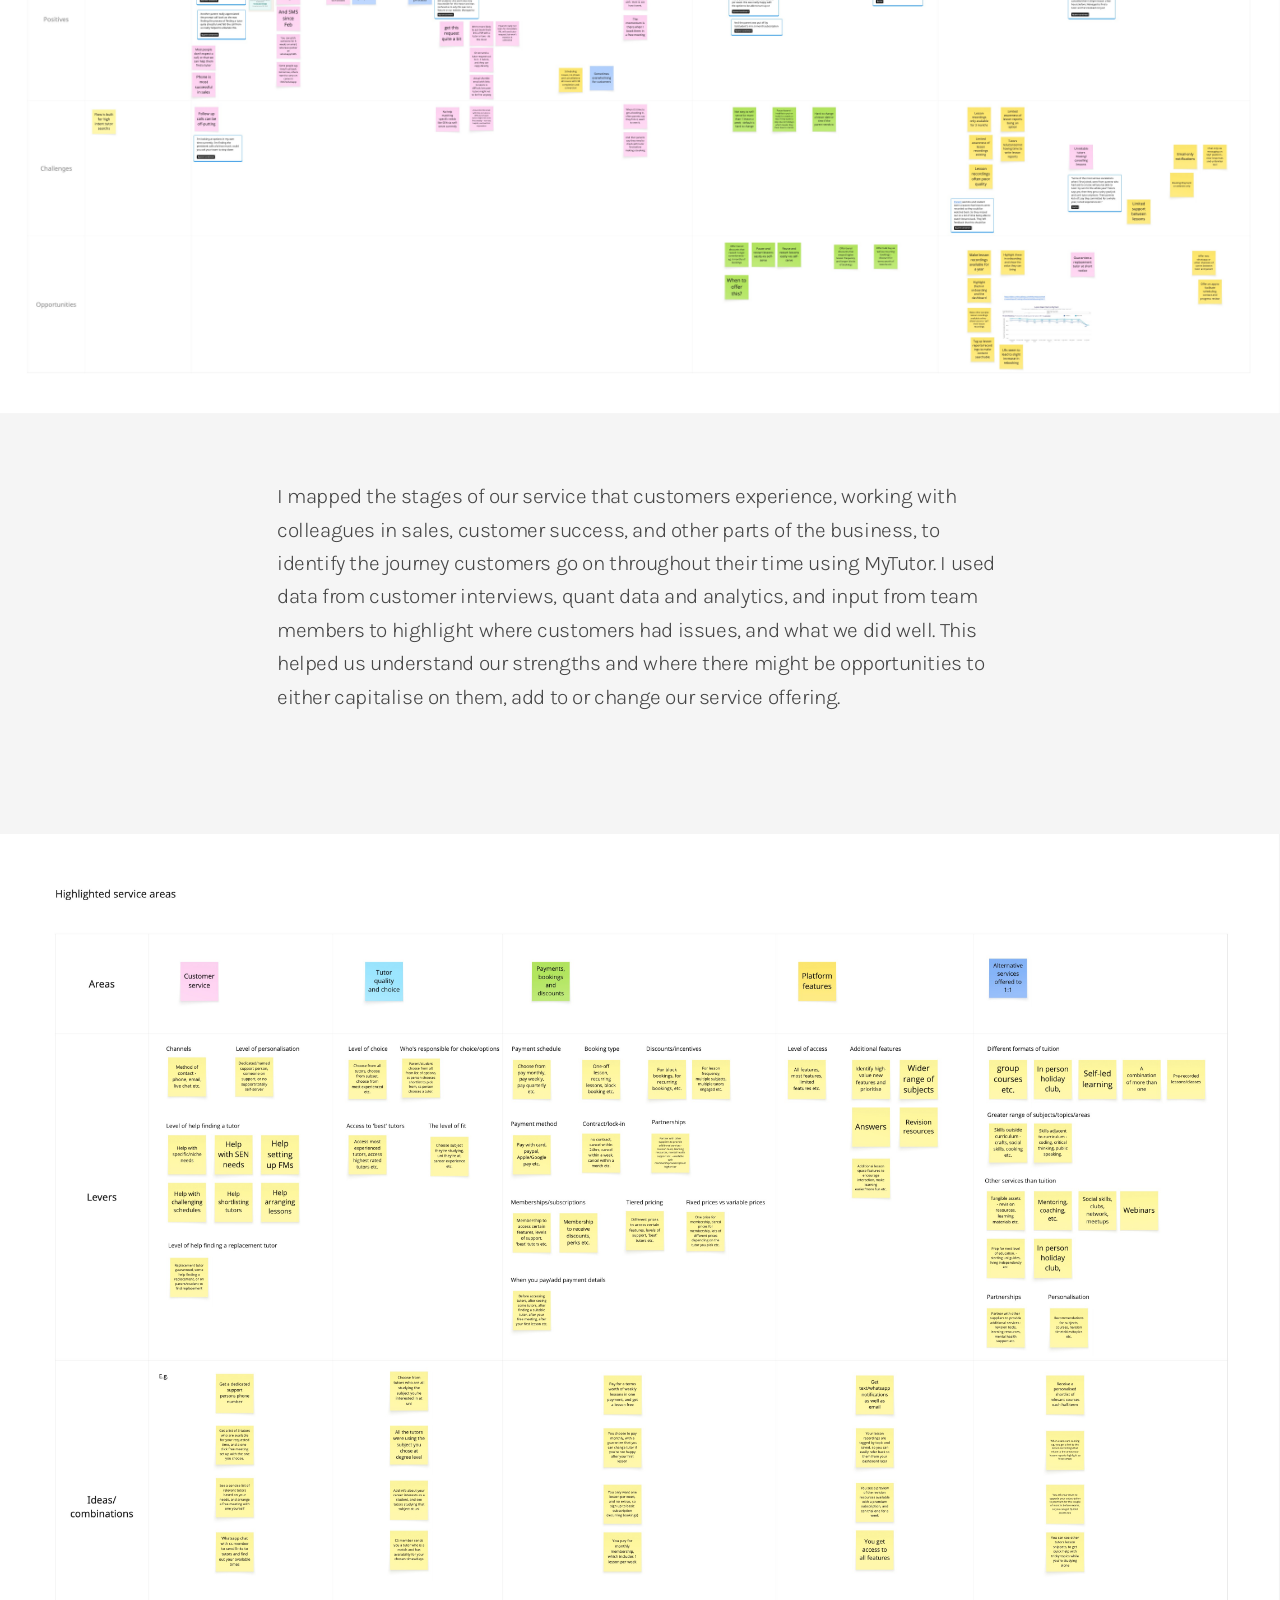
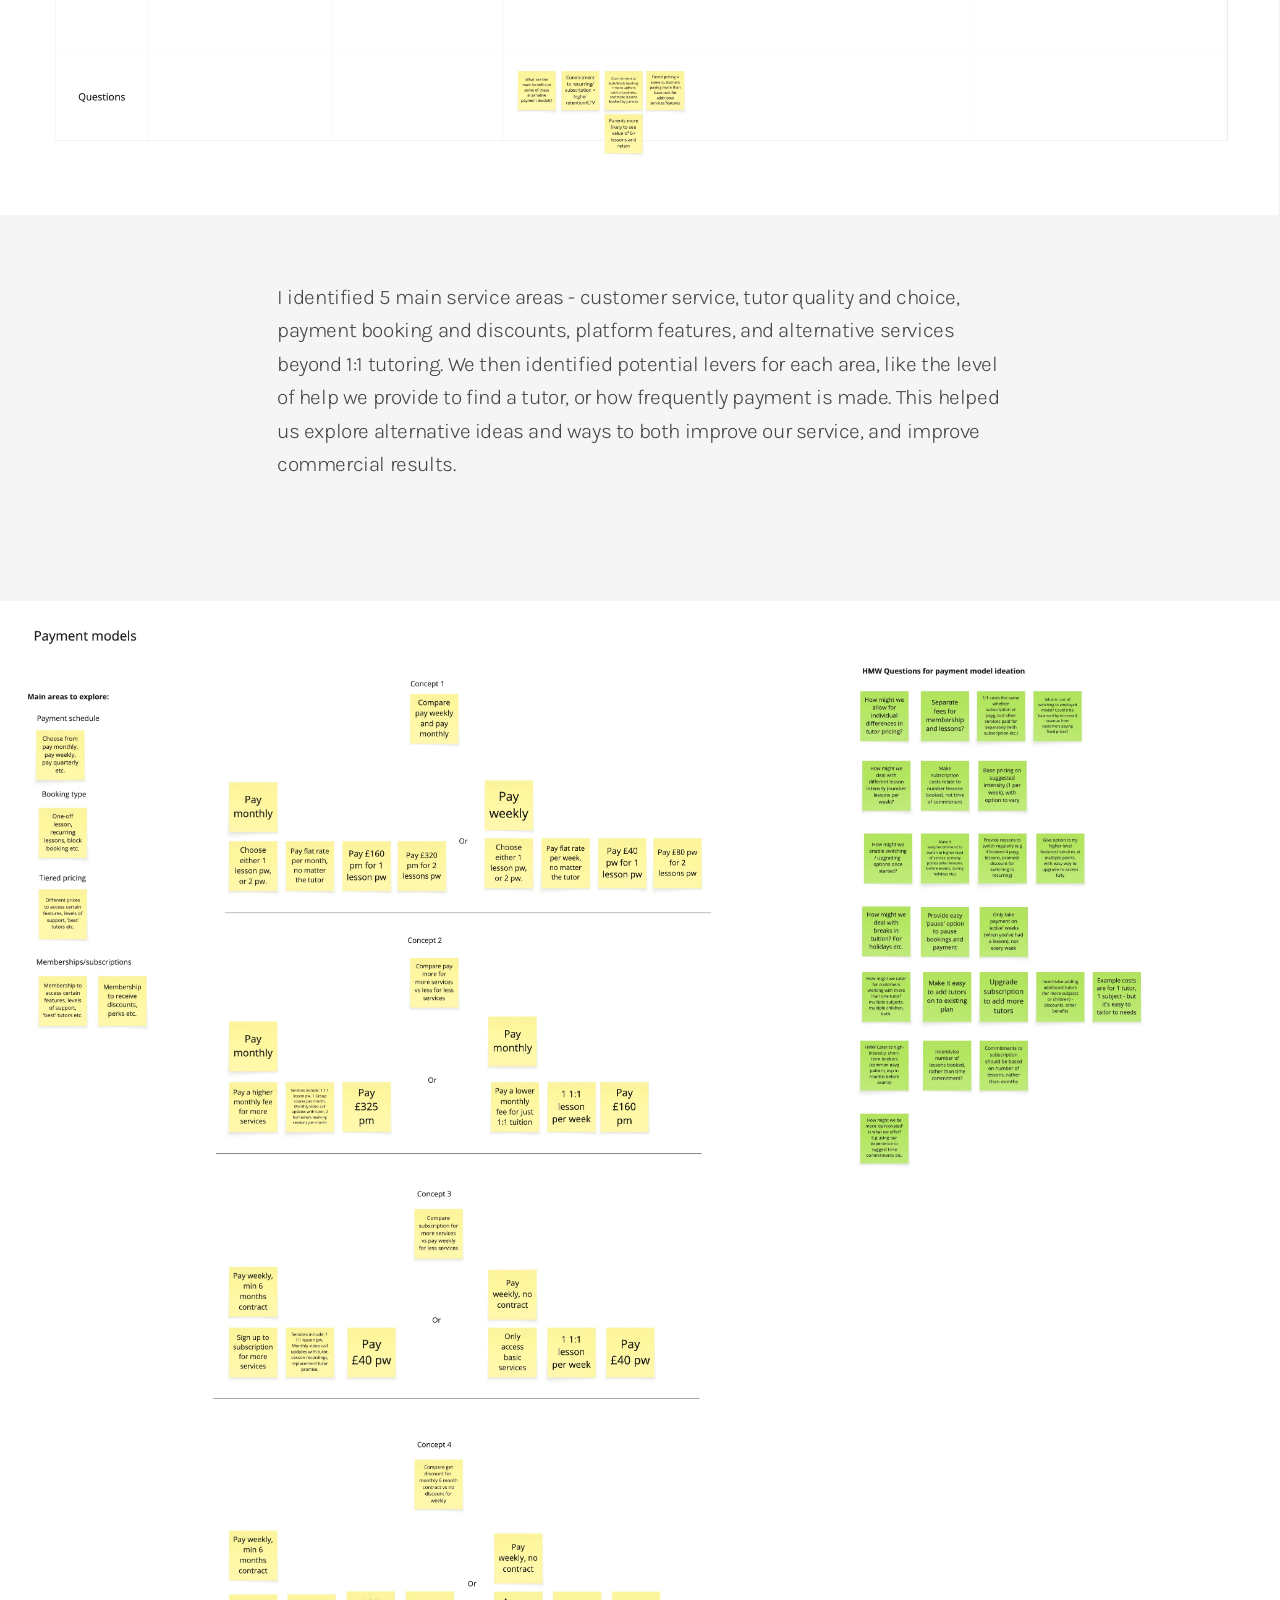
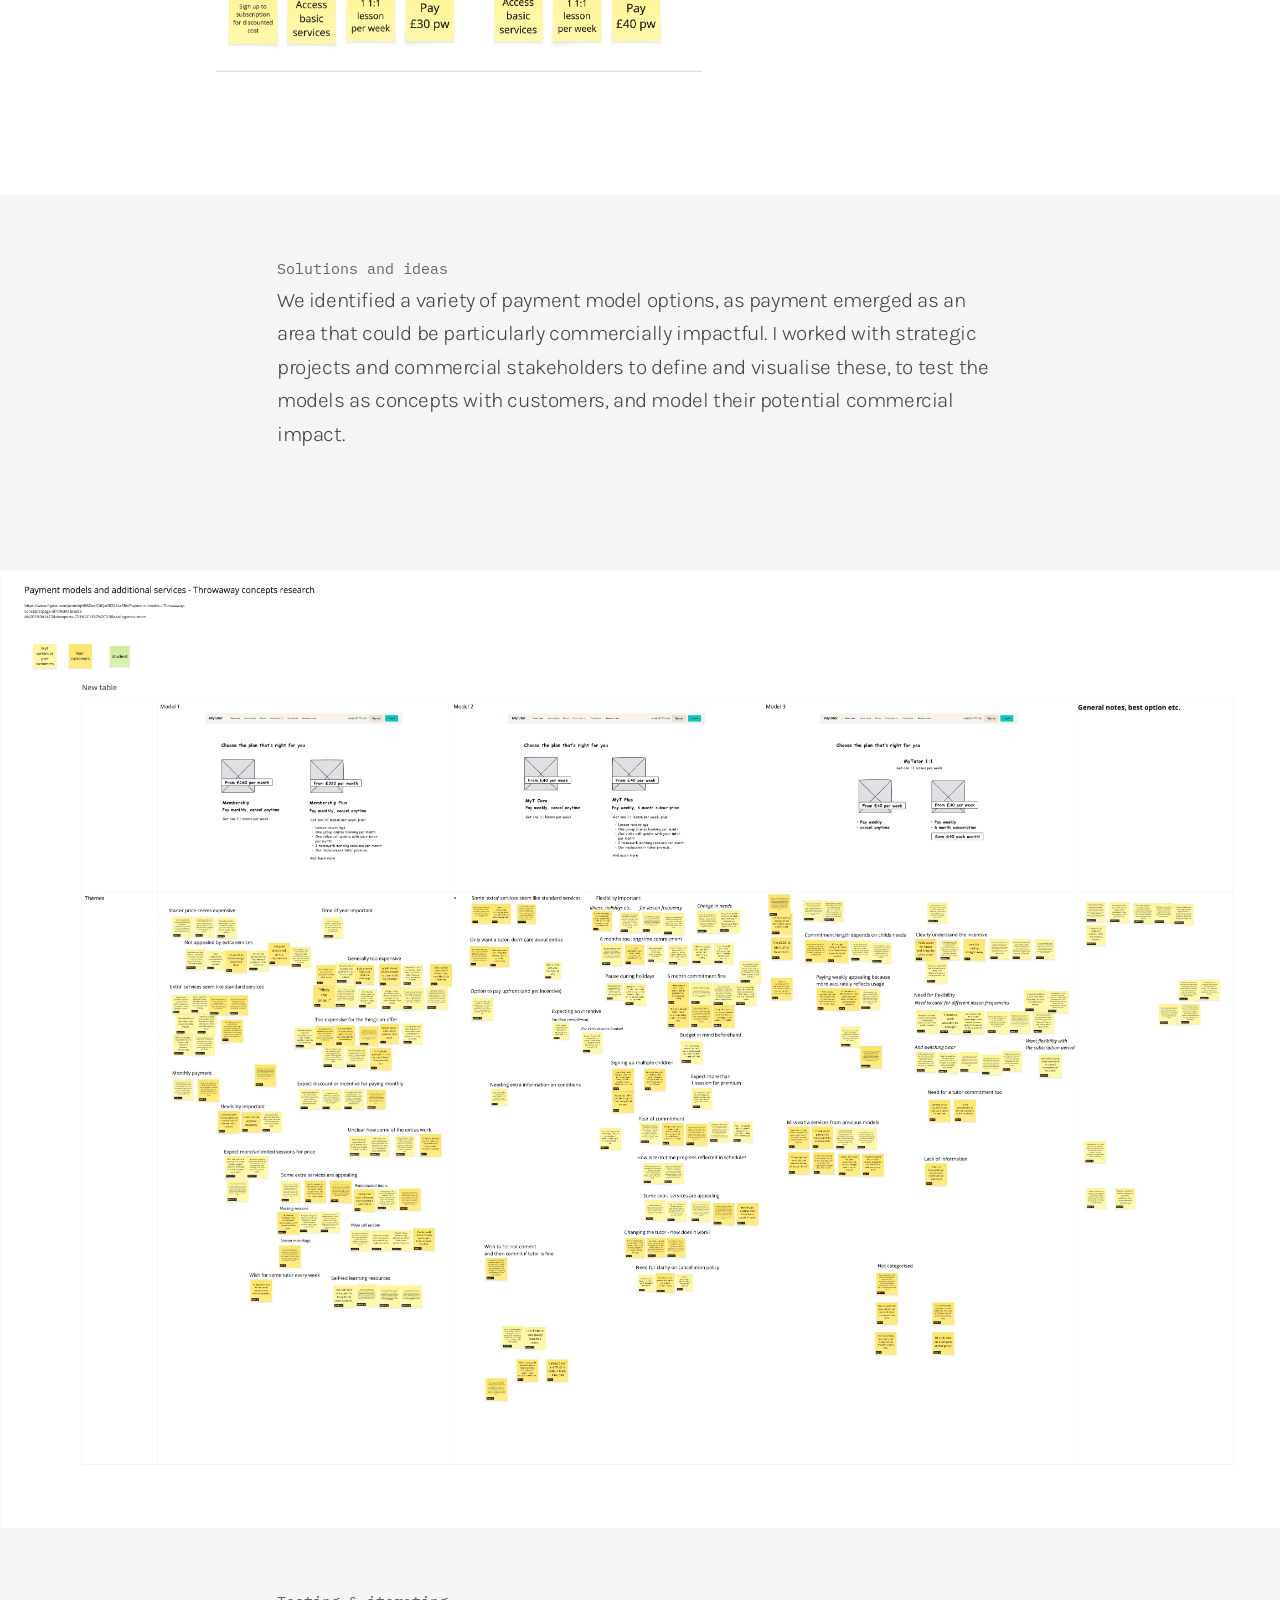
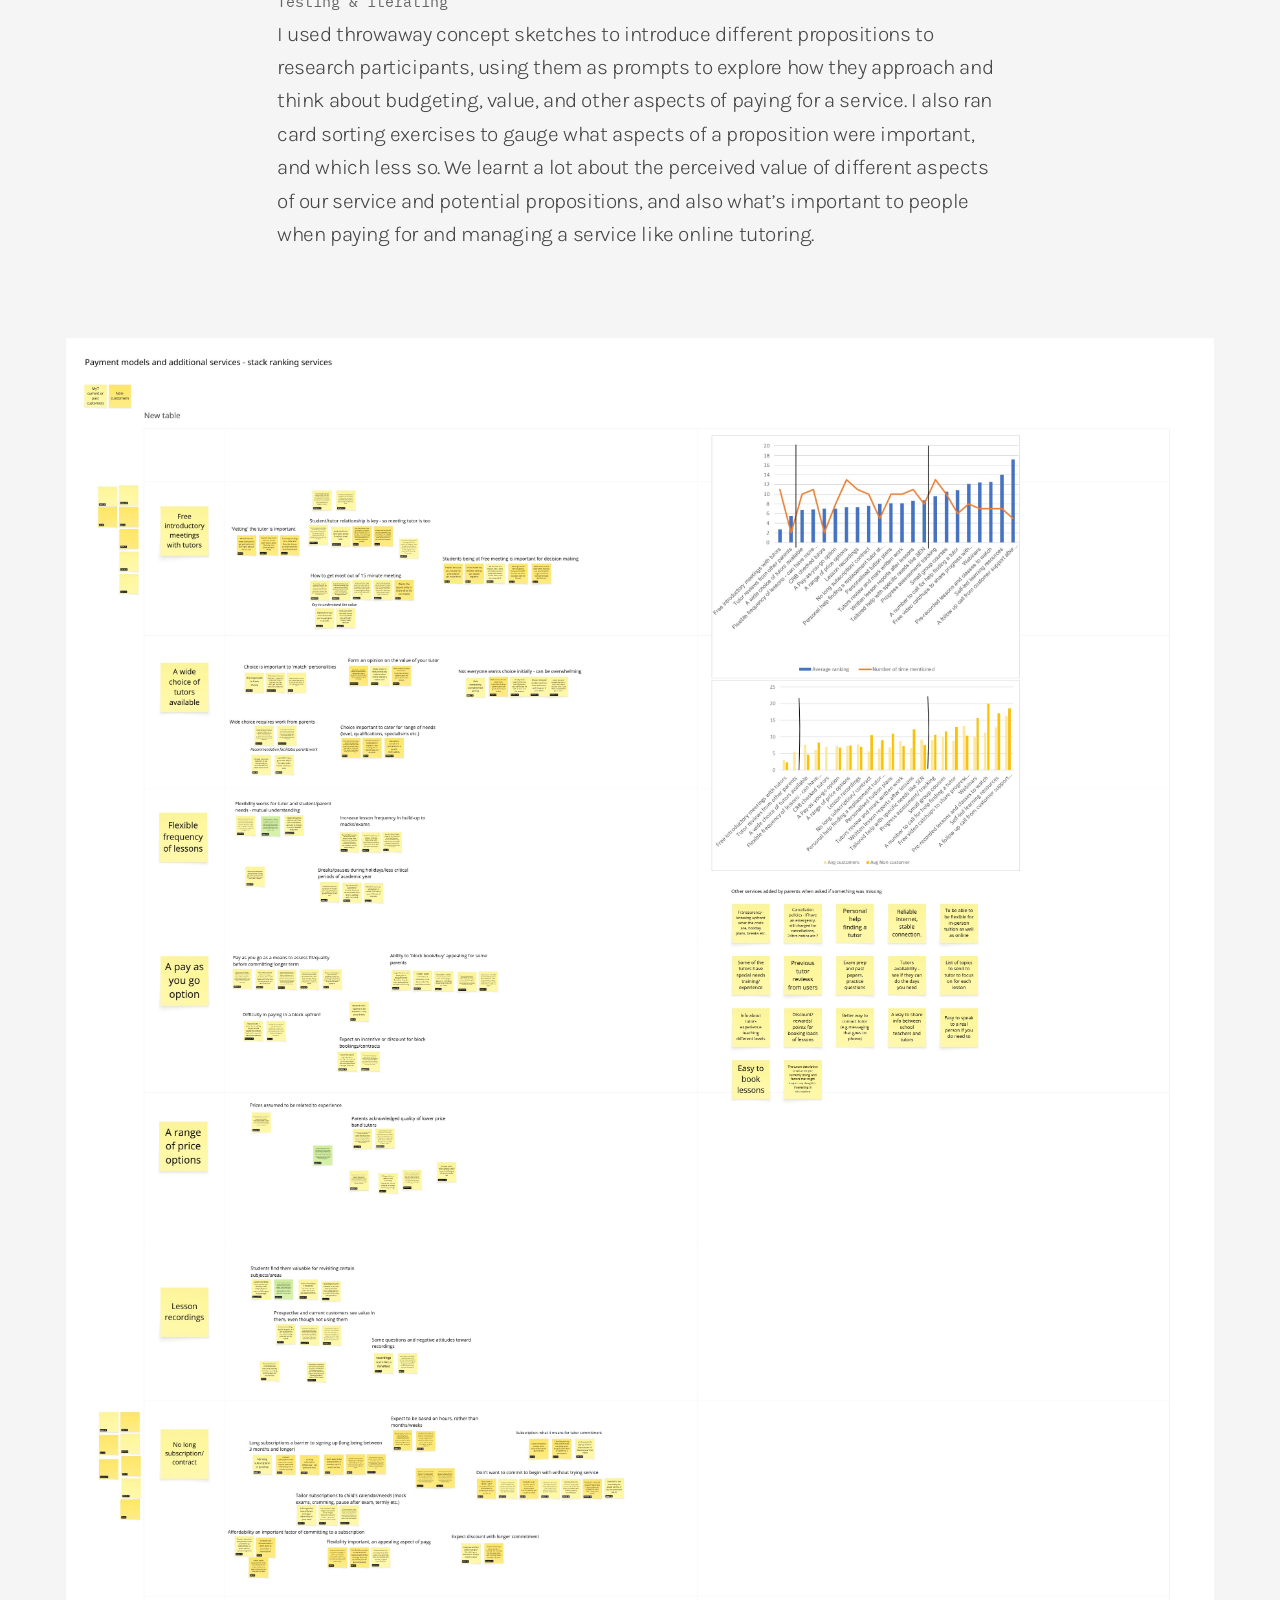
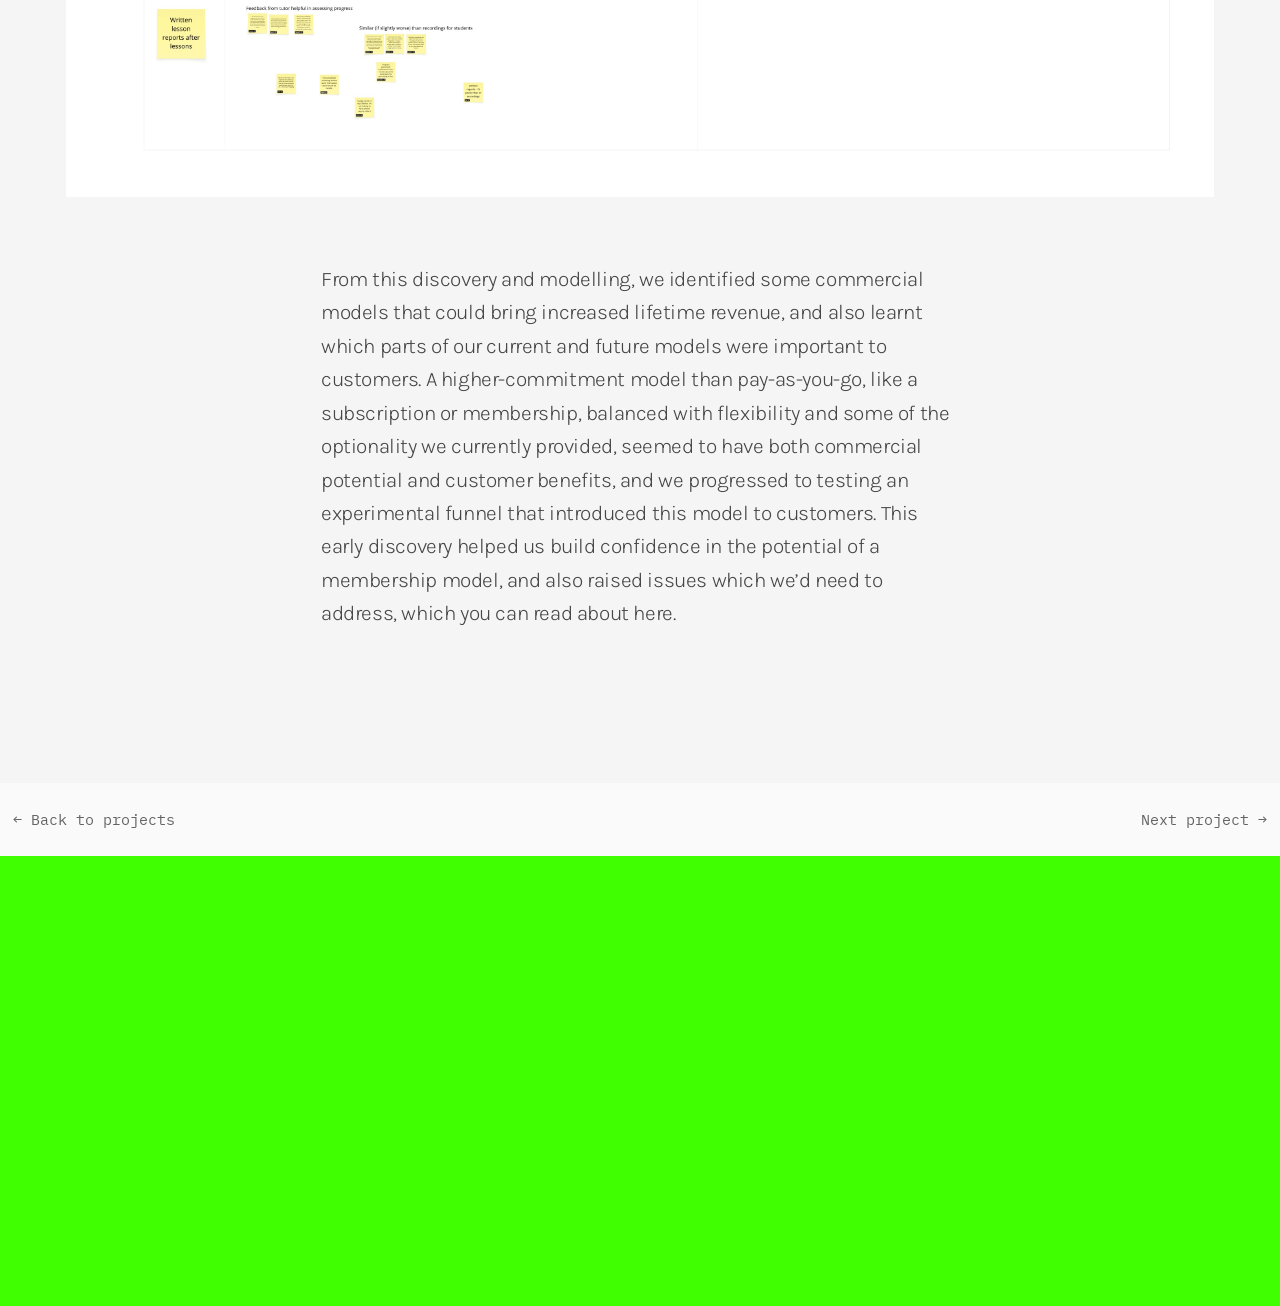
<file: model-discovery.html>
<!DOCTYPE HTML>

<html lang="en">
<head>
<!-- Google Tag Manager -->
<script>(function(w,d,s,l,i){w[l]=w[l]||[];w[l].push({'gtm.start':
new Date().getTime(),event:'gtm.js'});var f=d.getElementsByTagName(s)[0],
j=d.createElement(s),dl=l!='dataLayer'?'&l='+l:'';j.async=true;j.src=
'https://www.googletagmanager.com/gtm.js?id='+i+dl;f.parentNode.insertBefore(j,f);
})(window,document,'script','dataLayer','GTM-WW2MPCB');</script>
<!-- End Google Tag Manager -->

<meta charset="UTF-8">

<meta name="HandheldFriendly" content="True">
		<meta name="MobileOptimized" content="320">
		<meta name="viewport" content="width=device-width, initial-scale=1.0"/>

<title>GBC</title>

<link rel="stylesheet" type="text/css" href="css/reset.css"/>

<link rel="stylesheet" type="text/css" href="bootstrap/css/bootstrap.min.css"/>

<link href='https://fonts.googleapis.com/css?family=Karla:400,400italic,700,700italic' rel='stylesheet' type='text/css'>

<link href='https://fonts.googleapis.com/css?family=Source+Sans+Pro:200,300,400,600,300italic,400italic,600italic' rel='stylesheet' type='text/css'>

<link href="https://fonts.googleapis.com/css?family=IBM+Plex+Mono:200,200i,300,300i,400,400i,500,500i,600,600i,700,700i|IBM+Plex+Sans:200,200i,300,300i,400,400i,600,600i,700,700i|IBM+Plex+Serif:100,100i,200,200i,300,300i" rel="stylesheet">

<link rel="stylesheet" type="text/css" href="css/index.css"/>



</head>

<body>


	<div id="wrapper">

		<header class="">
			
				<div class="logo-wrap">
					<a href="index.html" alt="home">
						<figure class="logo">
							<img src="links/beardy-icon-wink.png" alt="logo">
						</figure>

					</a>
				</div>
					<ul class="header-contact-links">
							<li>
								<a class="main-link" href="about.html">About</a>
							</li>
							<li>
								<a class="main-link" href="index.html">Work</a>
							</li>
							<li>
								<a class="email" href="mailto:gilescurrington@gmail.com"></a>
							</li>
							<li>
								<a class="linkedin" href="https://www.linkedin.com/in/gilescurrington" target="_blank"></a>
							</li>
							
						
						</ul>
	
		</header>

			


		<main class="content">
			

			<article class="tile model-discovery">
				
				
					<div class="tile-title">
						
						<div class="container-fluid">
							<div class="row">
								<div class="col-md-8">
									<p class="tag"><span>Edtech</span><span>Product</span><span>Service</span><span>Strategy</span>
						</p>
										<h2>MyTutor&nbsp;<span class="light-em">&mdash;</span><br>
											Service &amp; commercial model discovery</h2>
									</div>
								</div>
							</div>
						</div>
			</article>
			

			<div class="container-fluid">
				
				<div class="row">
					<div class="col-md-2">
					</div>
					<div class="col-md-8">

						<div class="project-roles">
							<h3>What I did</h3>
							<p>Concept testing</p><p>Discovery</p><p>Facilitation</p><p>Service design</p><p>Strategy</p><p>User testing</p></br></br>
							
						</div>

						<h3>Team</h3>
						<p>I led discovery, working with our strategic projects lead, General Manager, and wider group of stakeholders.

						</p></br>

						<h3>Context</h3>
						<p class="intro">MyTutor was on the path to profitability, but was facing issues with the core model that were limiting our ability to achieve sustainable unit economics.</p>

						<p class="intro">While growth was steady, customer lifetime value was not growing significantly year on year, and we struggled with early churn and retention. We wanted to identify alternative commercial and service models that could serve the business better, while still delivering value to our customers.</p></br>

						
						<h3>Outcome</h3>
						<p class="intro">We identified key customer needs and expectations relating to different payment models, and shaped our model proposition and mechanics based on these insights, successfully launching a subscription-based service in the following months.</p>


						</p>

						</div>
					<div class="col-md-2">
						
					</div>
				</div>
			</div>
						
			<figure class="project-image">
				<img src="links/projects/model-discovery/Customer-value-map.jpg" alt="Customer value map">
			</figure>

			<div class="container-fluid">
				<div class="row">
					<div class="col-md-2">
						
					</div>
					<div class="col-md-8">		

						<p>I mapped the stages of our service that customers experience, working with colleagues in sales, customer success, and other parts of the business, to identify the journey customers go on throughout their time using MyTutor. I used data from customer interviews, quant data and analytics, and input from team members to highlight where customers had issues, and what we did well. This helped us understand our strengths and where there might be opportunities to either capitalise on them, add to or change our service offering.
						</br></br></p>

					</div>
					<div class="col-md-2">
						
					</div>
				</div>
			</div>
						
			<figure class="project-image">
				<img src="links/projects/model-discovery/Highlighted-service-areas.jpg" alt="Service areas">
			</figure>

			<div class="container-fluid">
				<div class="row">
					<div class="col-md-2">
						
					</div>
					<div class="col-md-8">		

						<p>I identified 5 main service areas - customer service, tutor quality and choice, payment booking and discounts, platform features, and alternative services beyond 1:1 tutoring. We then identified potential levers for each area, like the level of help we provide to find a tutor, or how frequently payment is made. This helped us explore alternative ideas and ways to both improve our service, and improve commercial results.

						</br></br></p>

					</div>
					<div class="col-md-2">
						
					</div>
				</div>
			</div>

			<figure class="project-image">
				<img src="links/projects/model-discovery/Payment-models-research-concepts.jpg" alt="">
			</figure>



			<div class="container-fluid">
				
				<div class="row">
					<div class="col-md-2">
						
					</div>
					<div class="col-md-8">		
						<h3>Solutions and ideas</h3>
						<p>We identified a variety of payment model options, as payment emerged as an area that could be particularly commercially impactful. I worked with strategic projects and commercial stakeholders to define and visualise these, to test the models as concepts with customers, and model their potential commercial impact.
 

						</br></br>

						</p>

					</div>
					<div class="col-md-2">
						
					</div>
				</div>
			</div>

			<figure class="project-image">
				<img src="links/projects/model-discovery/Throwaway-concepts-research.jpg" alt="Synthesis of concept testing">
			</figure>
			


			<div class="container-fluid">
				
				<div class="row">
					<div class="col-md-2">
						
					</div>
					<div class="col-md-8">		
						<h3>Testing &amp; iterating</h3>
						<p>
						I used throwaway concept sketches to introduce different propositions to research participants, using them as prompts to explore how they approach and think about budgeting, value, and other aspects of paying for a service. I also ran card sorting exercises to gauge what aspects of a proposition were important, and which less so. We learnt a lot about the perceived value of different aspects of our service and potential propositions, and also what’s important to people when paying for and managing a service like online tutoring.

					</br></br></p>

					</div>
					<div class="col-md-2">
						
					</div>
				</div>
			


			<figure class="project-image">
				<img src="links/projects/model-discovery/stack-ranking-services.jpg" alt="Stack ranking results">
			</figure>
	

			<div class="container-fluid">
				
				<div class="row">
					<div class="col-md-2">
						
					</div>
					<div class="col-md-8">		

						<p>
						From this discovery and modelling, we identified some commercial models that could bring increased lifetime revenue, and also learnt which parts of our current and future models were important to customers. A higher-commitment model than pay-as-you-go, like a subscription or membership, balanced with flexibility and some of the optionality we currently provided, seemed to have both commercial potential and customer benefits, and we progressed to testing an experimental funnel that introduced this model to customers. This early discovery helped us build confidence in the potential of a membership model, and also raised issues which we’d need to address, which you can read about here.



</br></br>

						</p>


					</div>
					<div class="col-md-2">
					</div>
				</div>
			</div>
		</div>
			

	
			
	


			<div class="container-fluid big-buttons">
				<div class="row">
					<a class="main-button" href="index.html">
					<div class="col-xs-6 col-md-6">
						
							<h3>&larr; Back to projects</h3>
						
					</div>
					</a>
					<a class="main-button" href="explore-gardens.html">
					<div class="col-xs-6 col-md-6 right-button">
						
							<h3>Next project &rarr;</h3>
						
					</div>
					</a>
				</div>
			</div>
		
		</main>

		<footer>
			<div class="container-fluid">
				<div class="row">
					<div class="col-md-8">
						<p>Design &amp; Build &copy; Giles Currington 2025</p>
						<a class="button-secondary" href="#top">Back to top ↑</a>
					</div>
					<div class="col-md-4">
							<p class="blurb">
								<a href="mailto:gilescurrington@gmail.com">✉️ Drop me an email.</a><br>
								<a href="https://www.linkedin.com/in/gilescurrington" target="_blank">🤝 Connect on Linkedin.</a><br>
								<a href="links/giles-currington-cv-25.pdf">📄 View my CV.</a>

							</p>

					</div>

				</row>
			</div>
		</footer>

	</div>

<script src="js/jquery-1.11.1.min.js"></script>

<script src="bootstrap/js/bootstrap.min.js"></script>

<script src="js/index.js"></script>


</body>

</html>
</file>
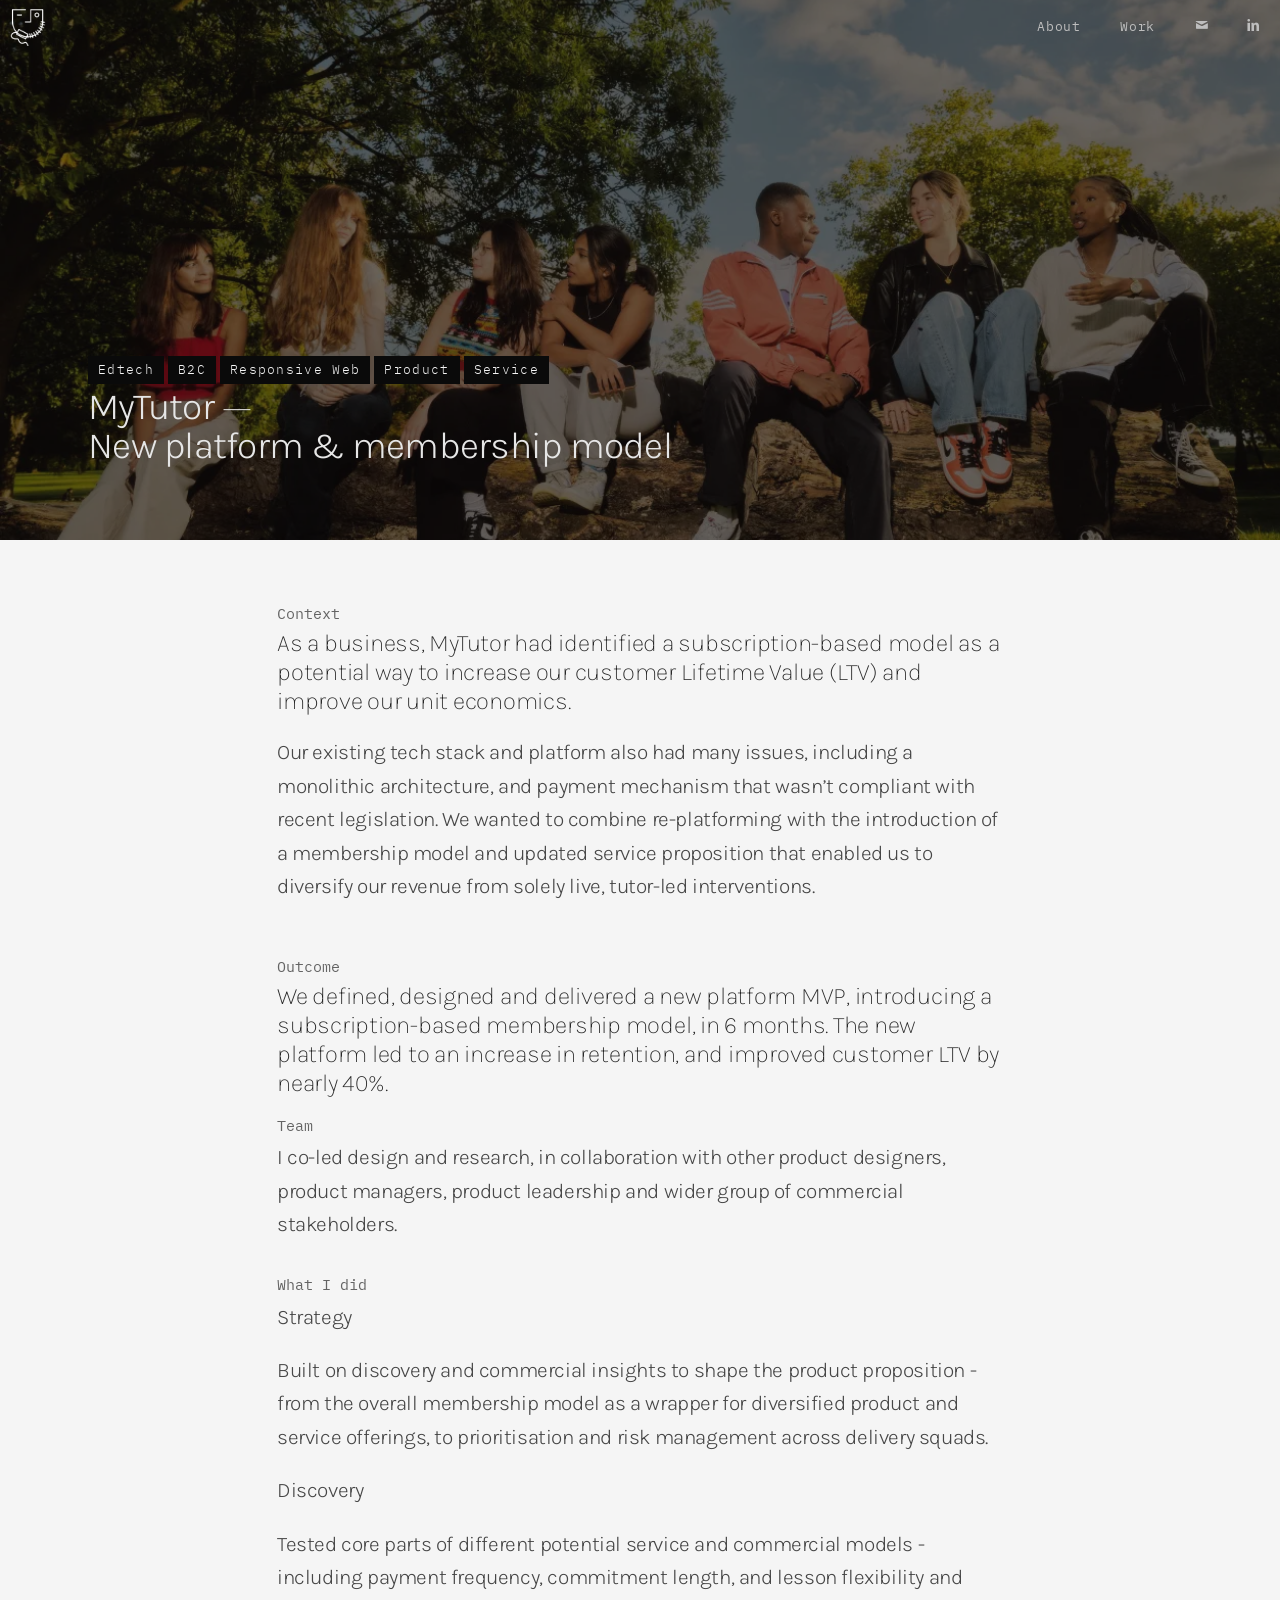
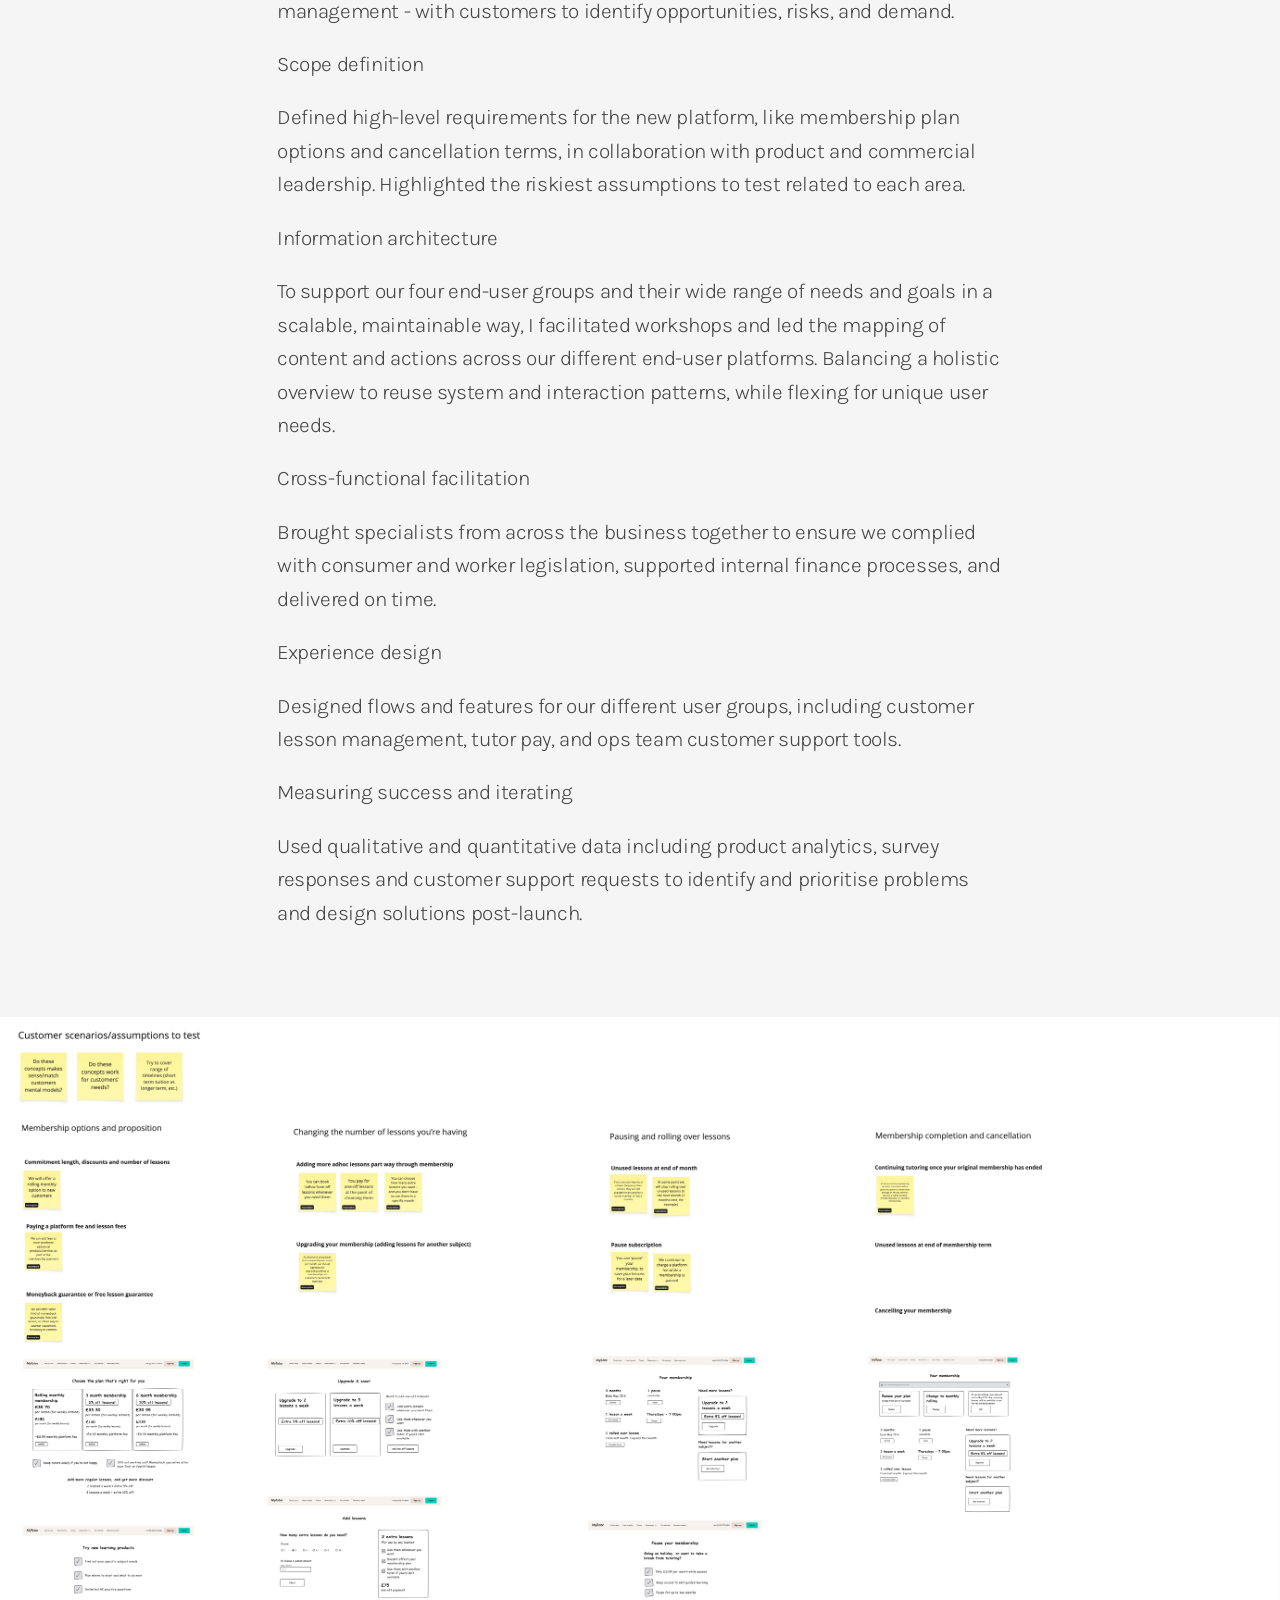
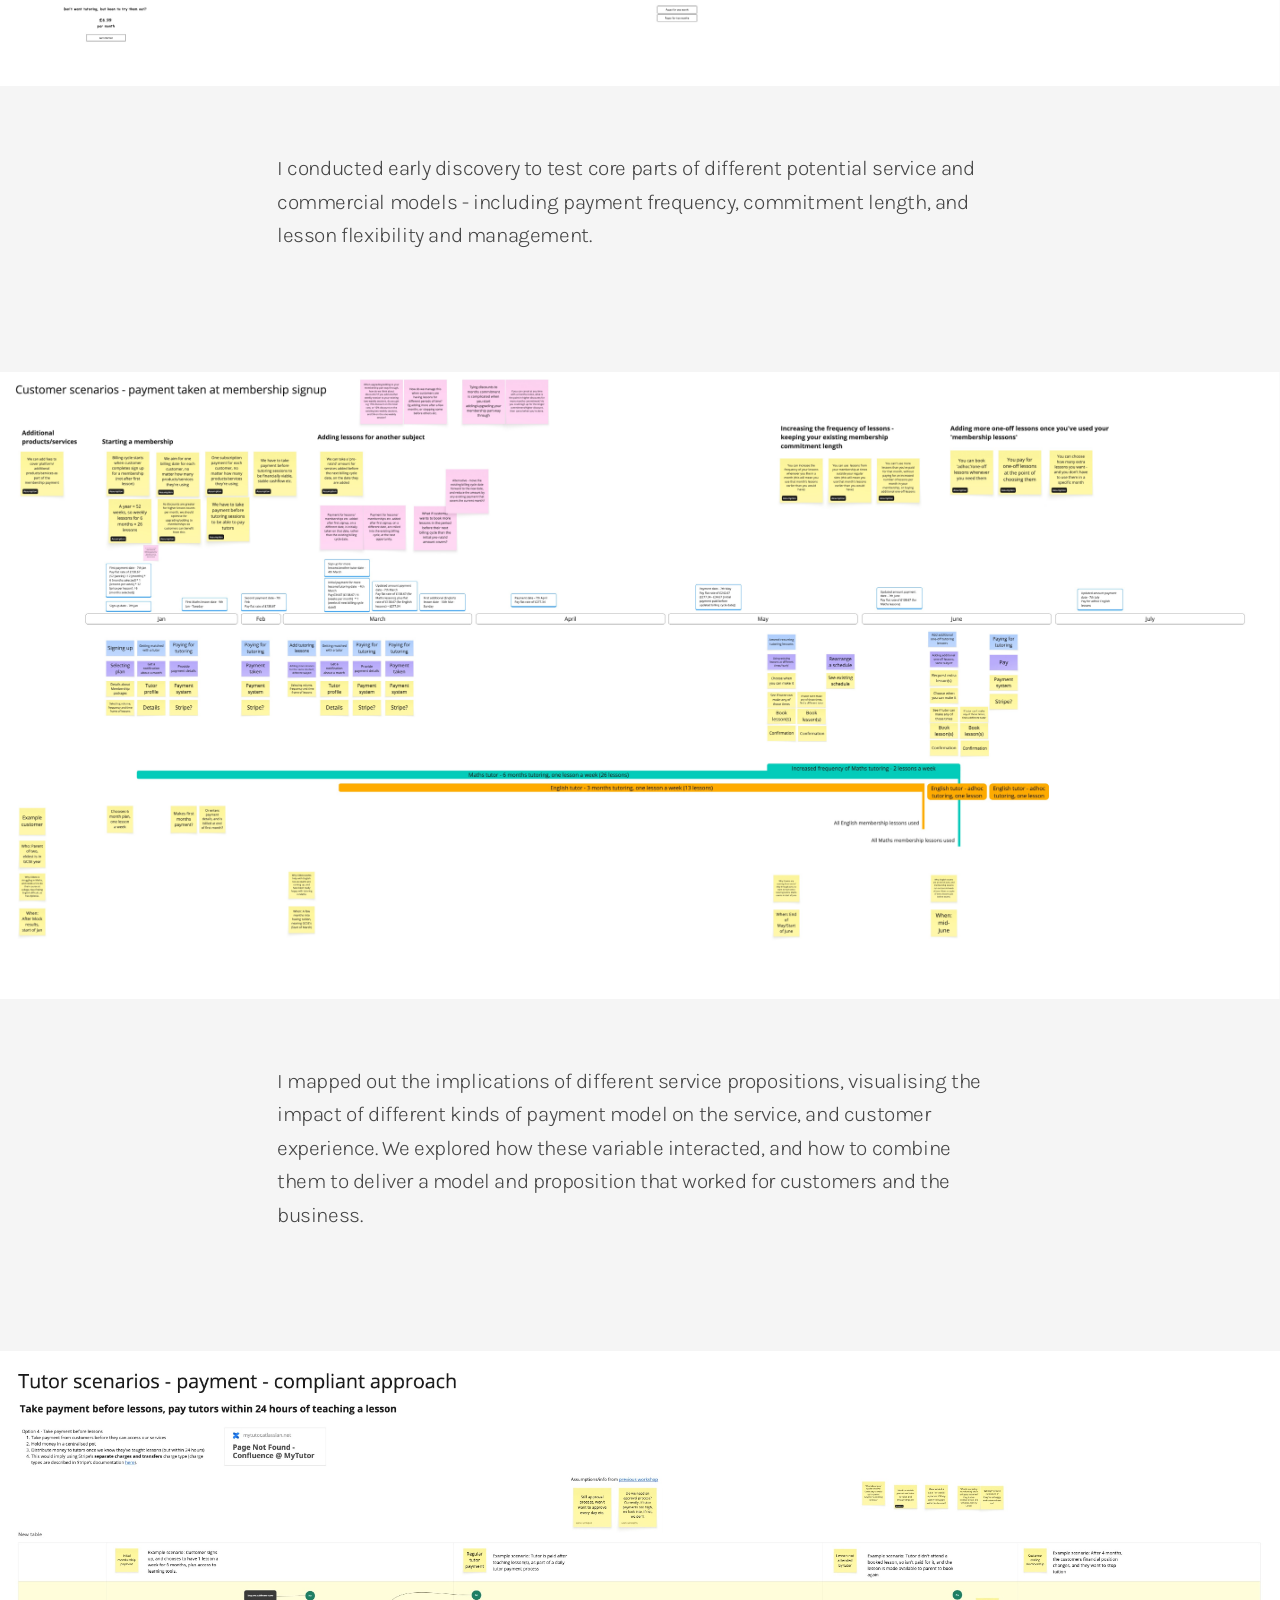
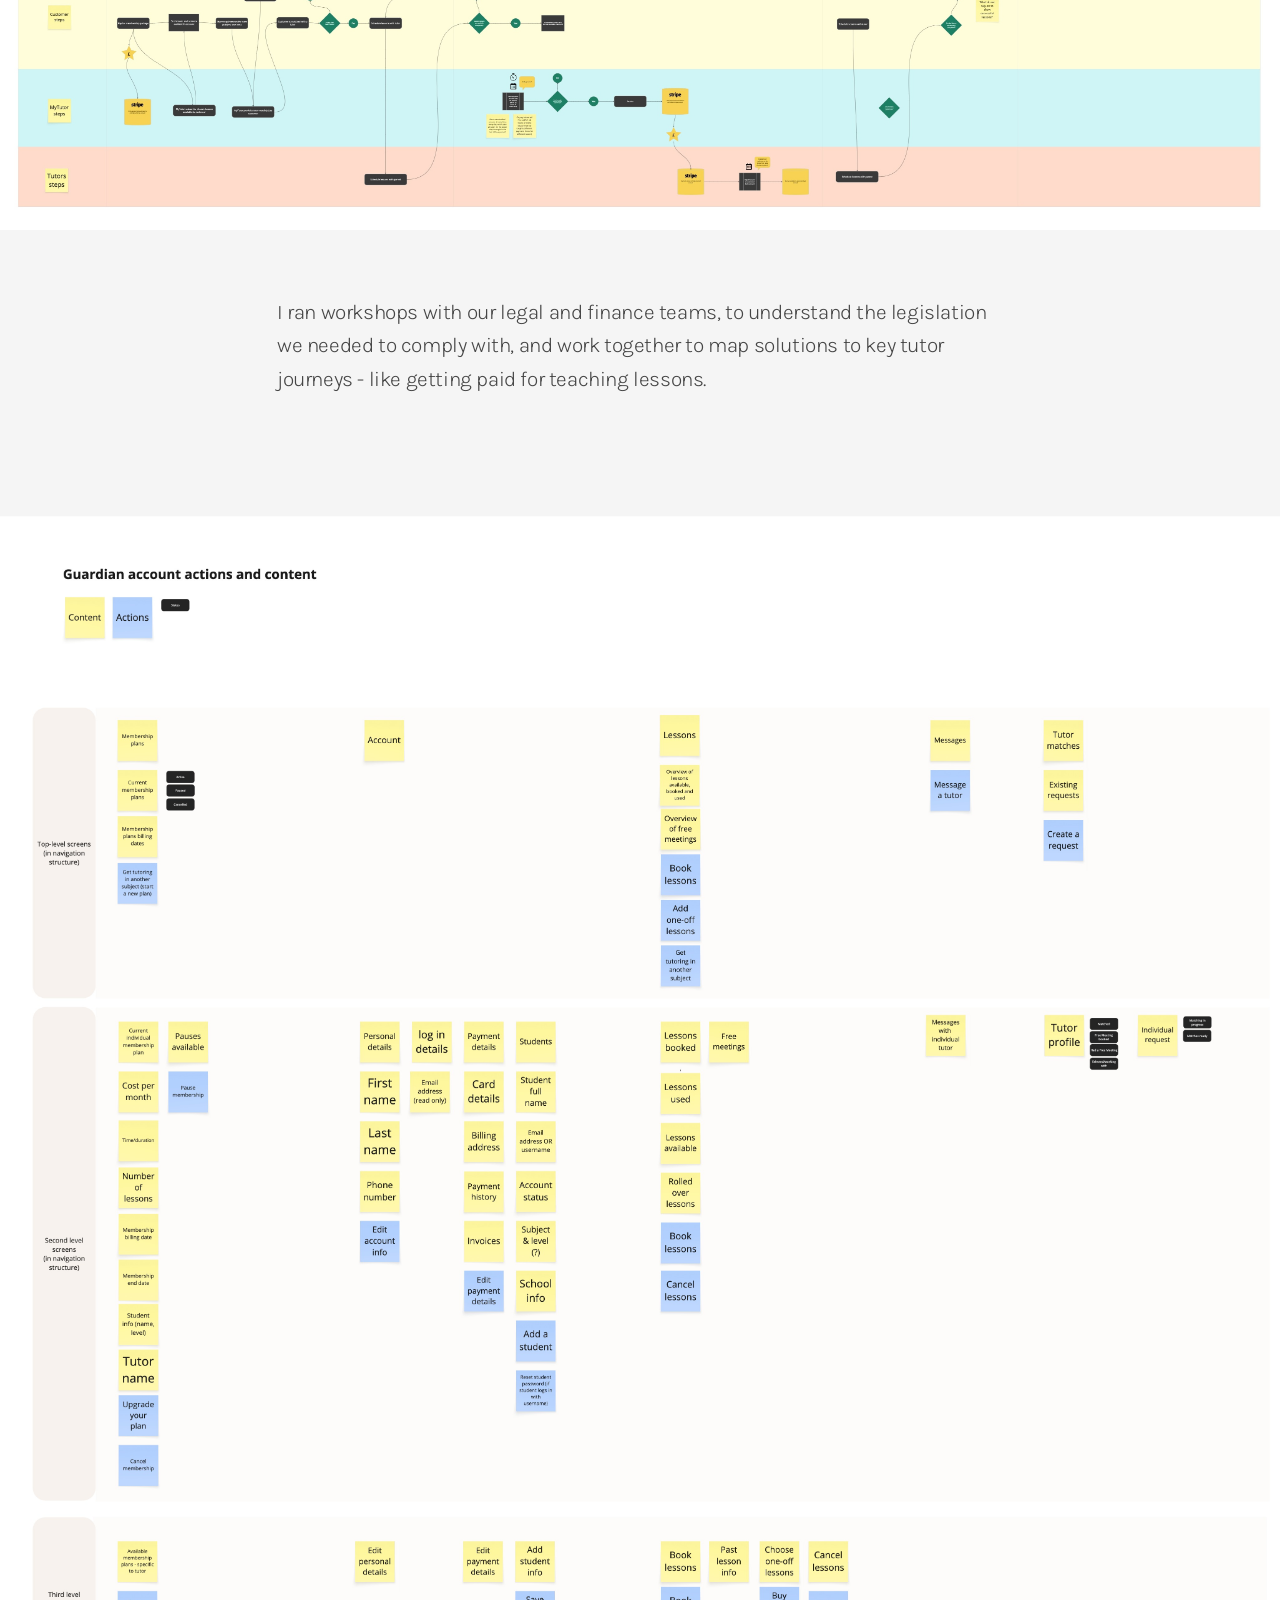
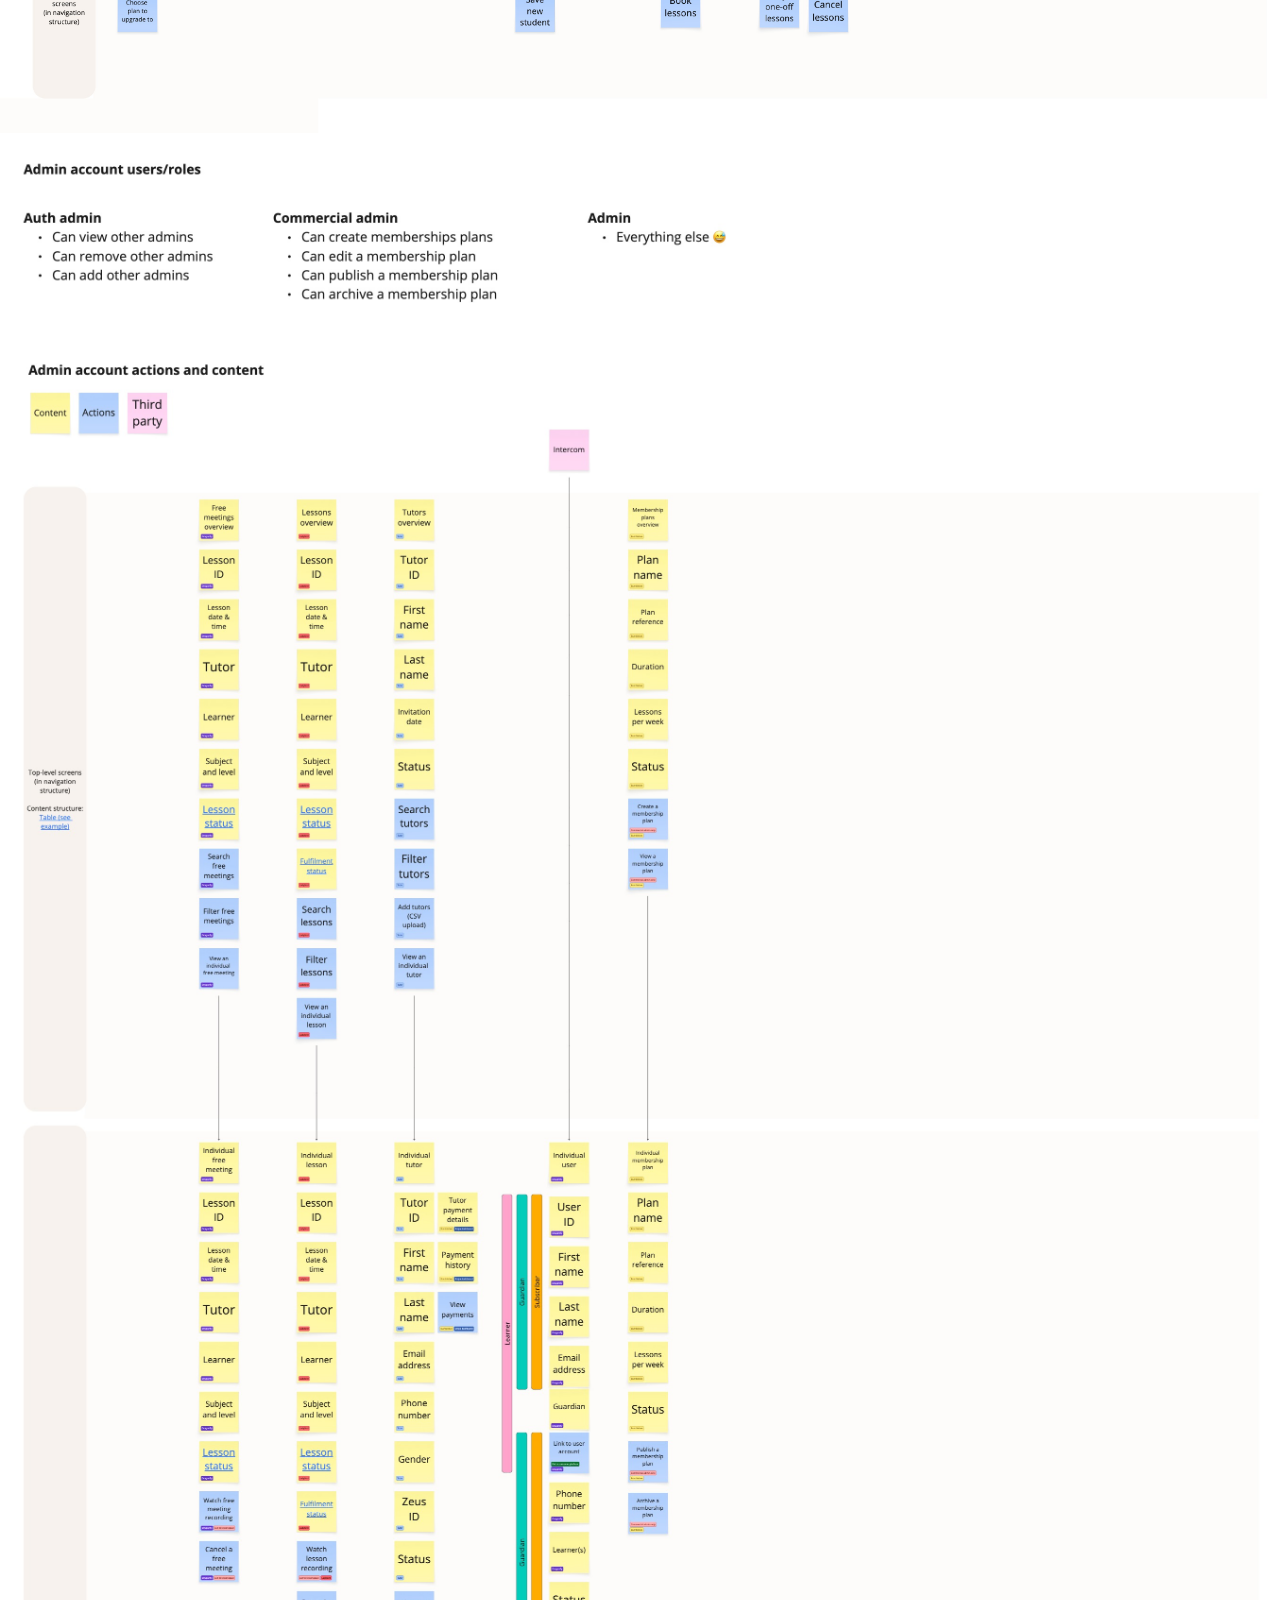
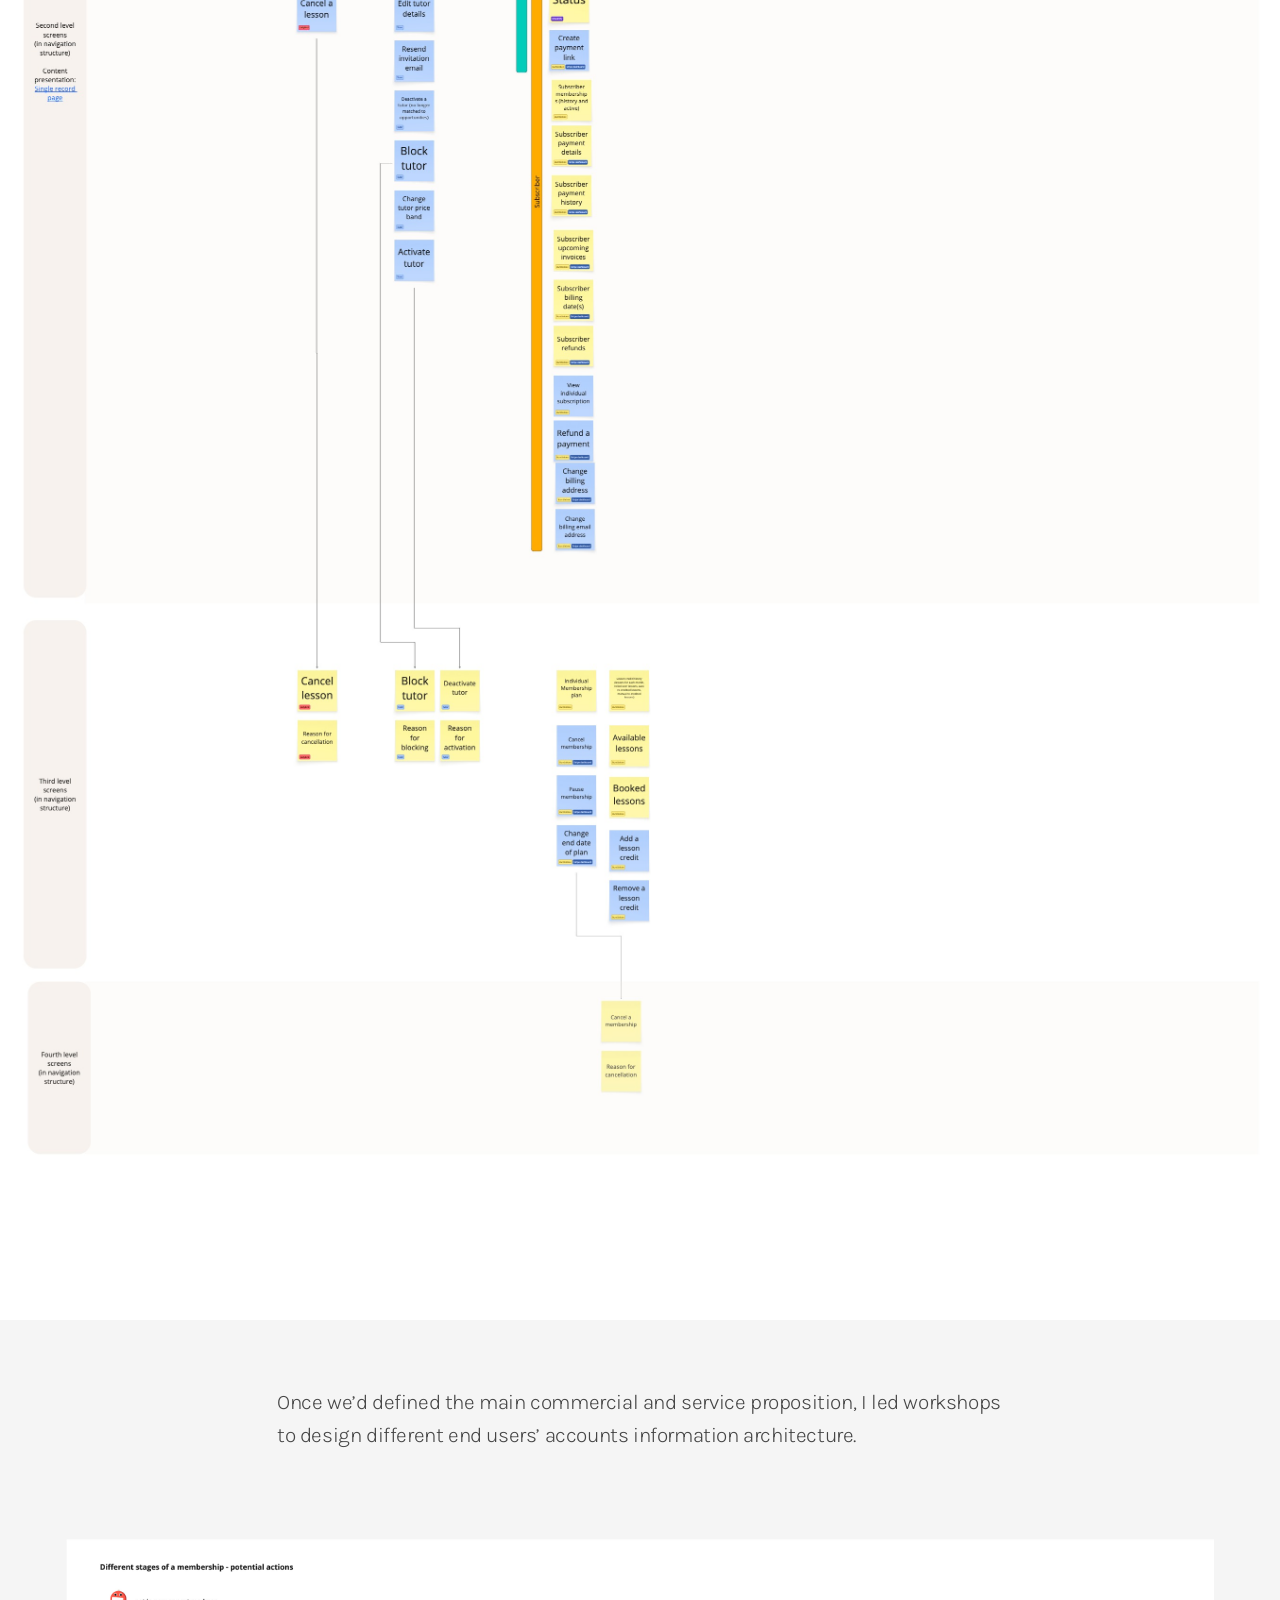
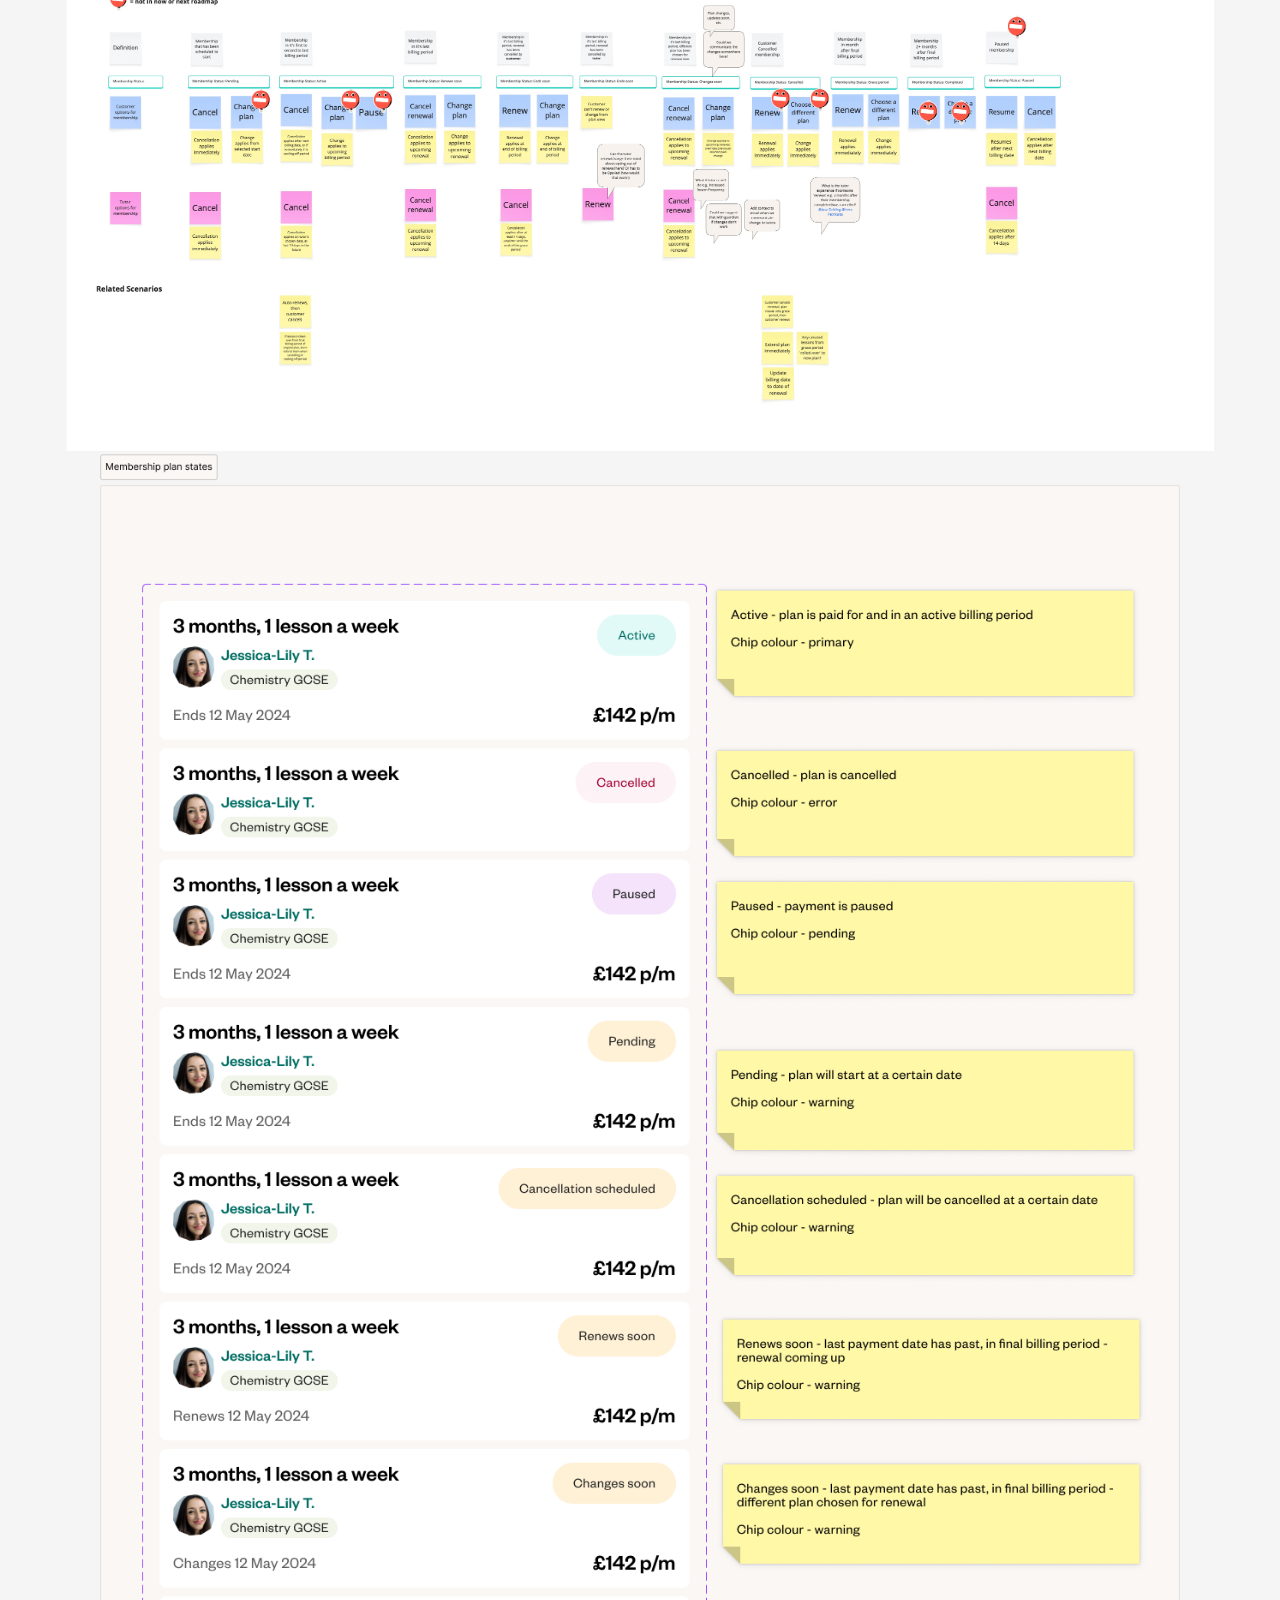
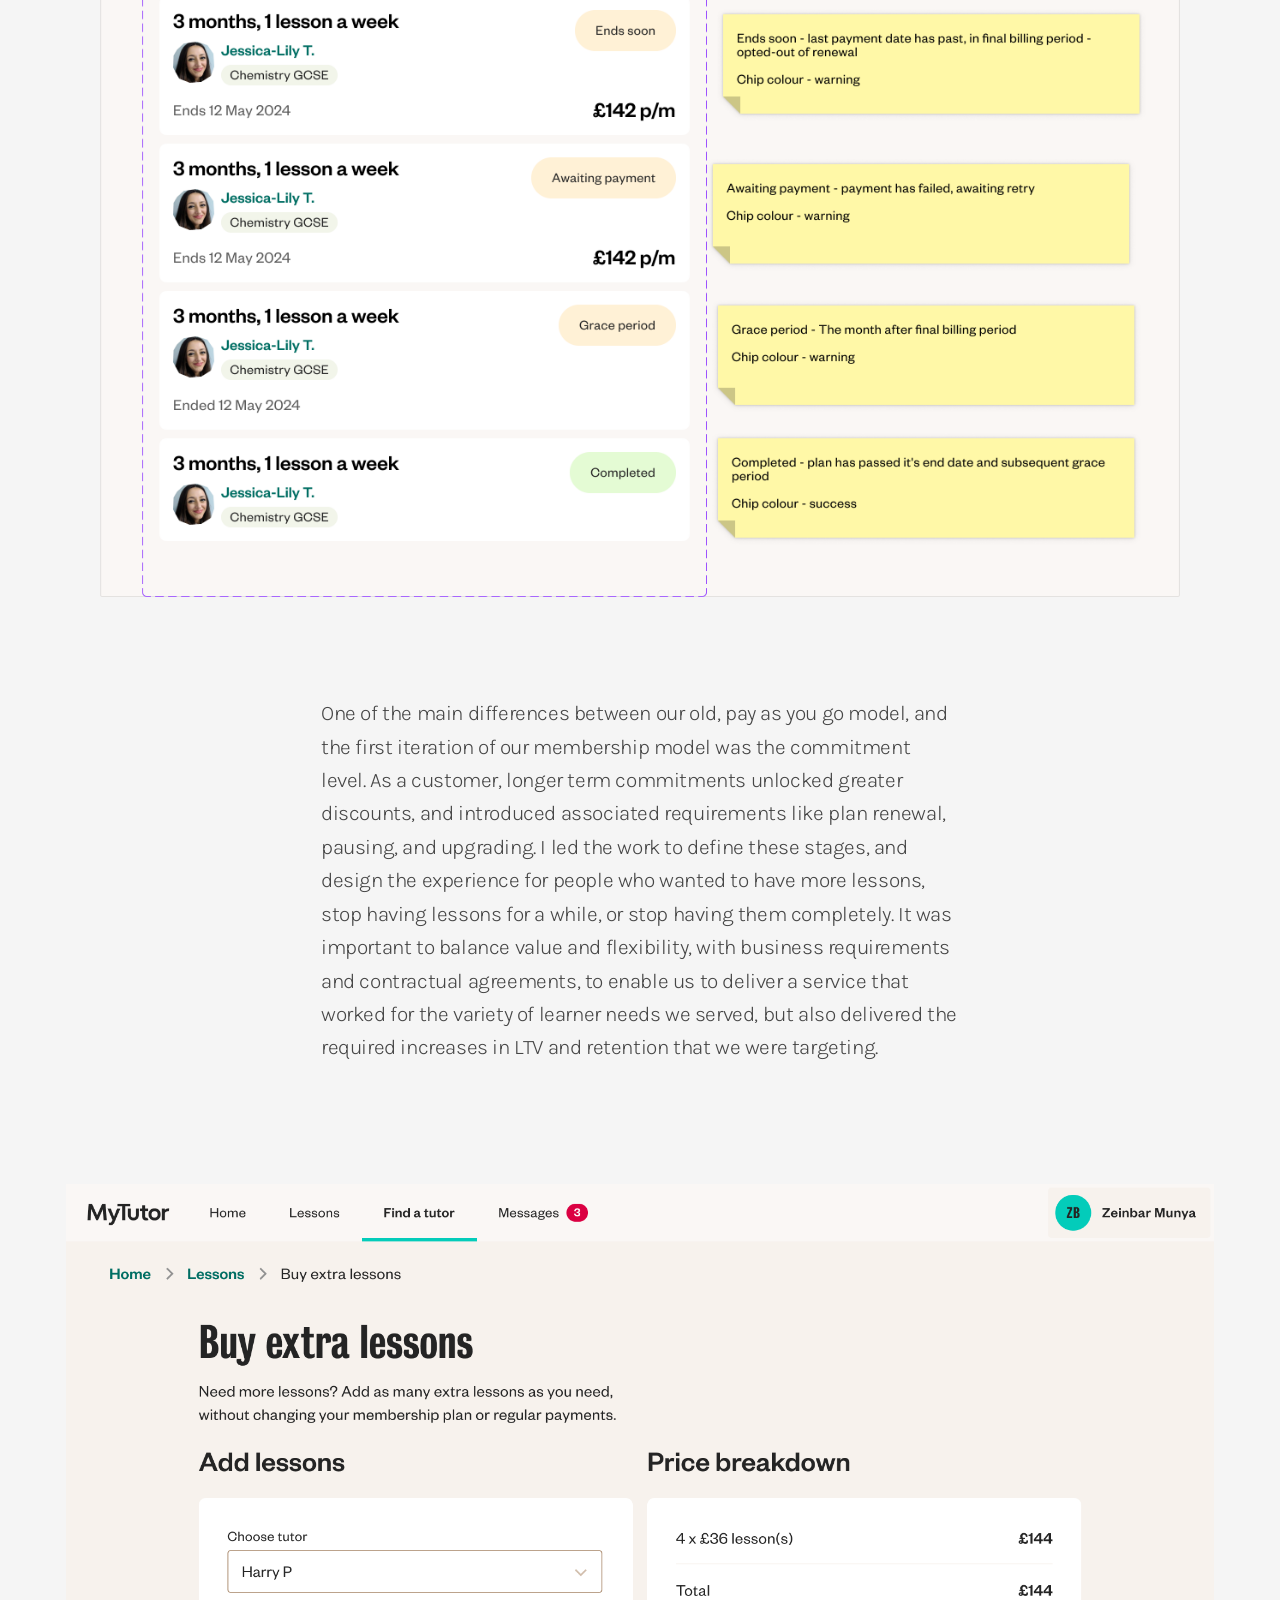
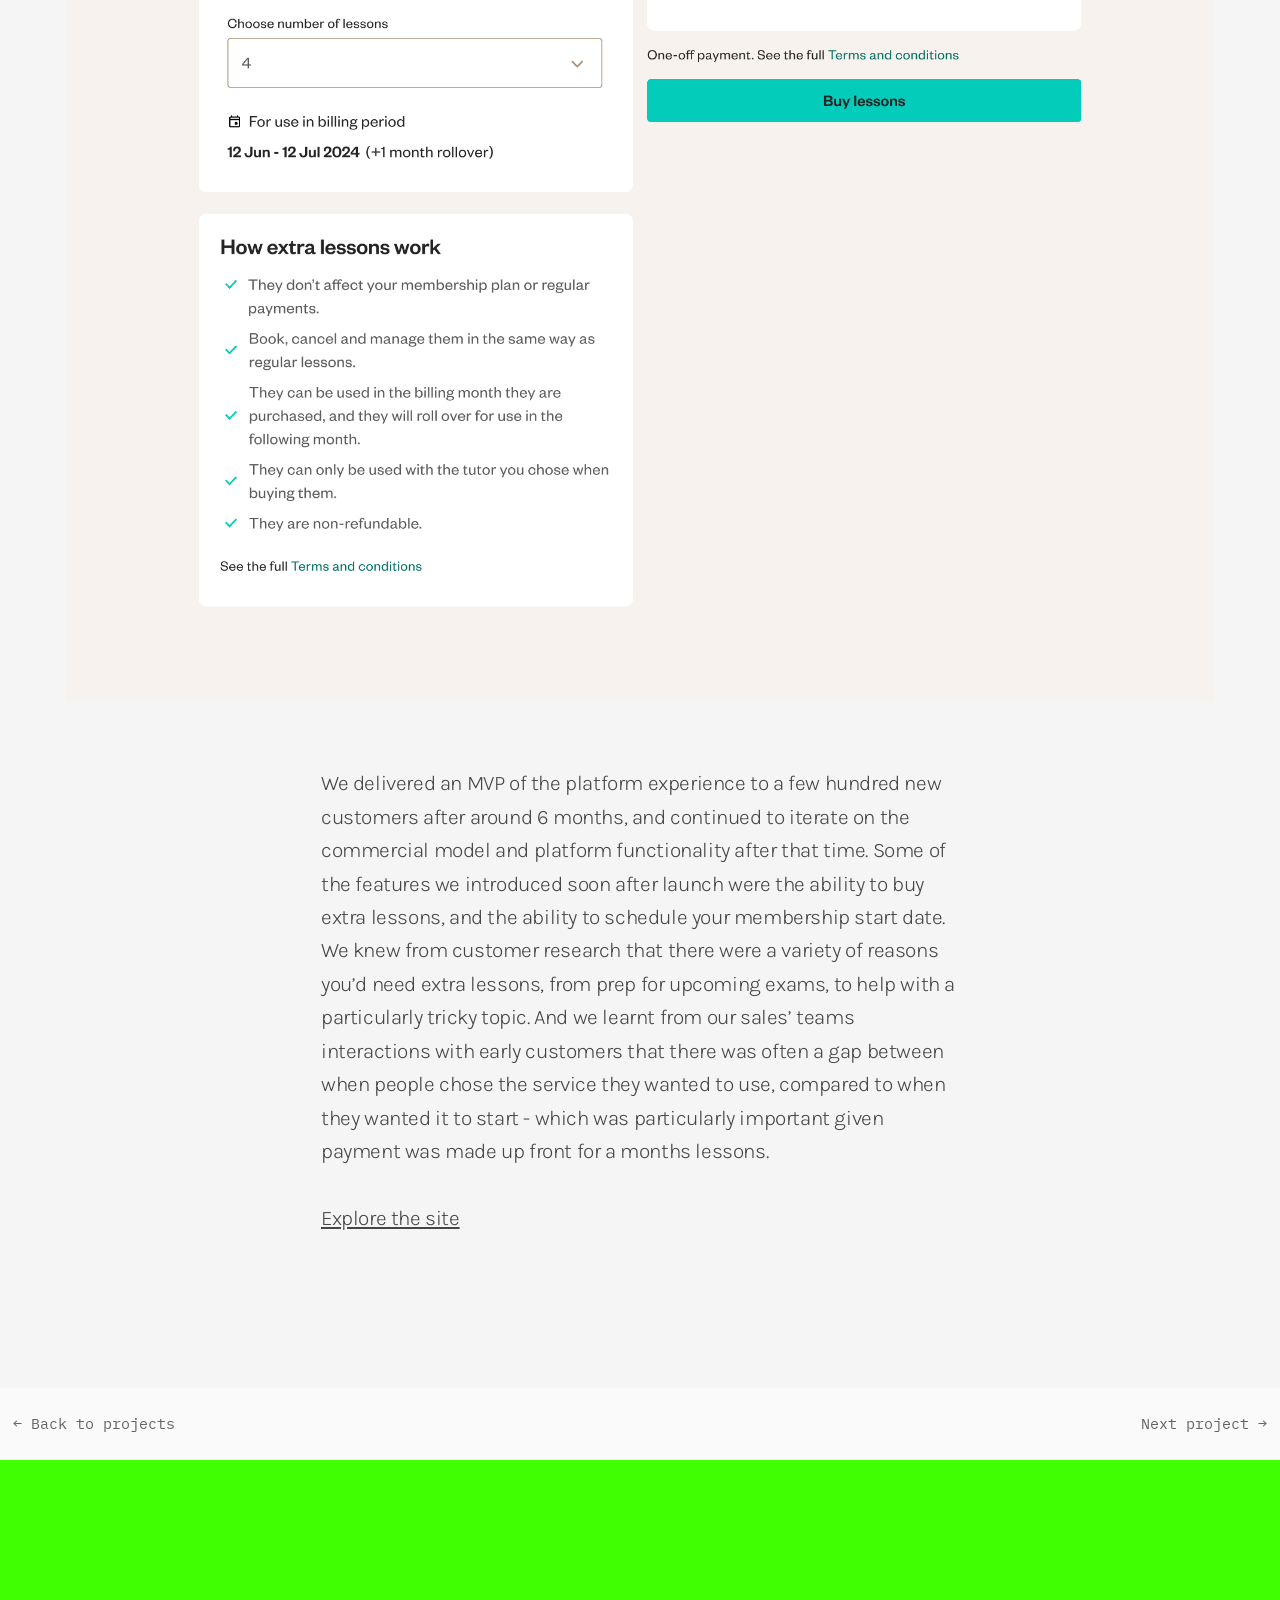
<file: myt-platform-2.html>
<!DOCTYPE HTML>

<html lang="en">
<head>
<!-- Google Tag Manager -->
<script>(function(w,d,s,l,i){w[l]=w[l]||[];w[l].push({'gtm.start':
new Date().getTime(),event:'gtm.js'});var f=d.getElementsByTagName(s)[0],
j=d.createElement(s),dl=l!='dataLayer'?'&l='+l:'';j.async=true;j.src=
'https://www.googletagmanager.com/gtm.js?id='+i+dl;f.parentNode.insertBefore(j,f);
})(window,document,'script','dataLayer','GTM-WW2MPCB');</script>
<!-- End Google Tag Manager -->

<meta charset="UTF-8">

<meta name="HandheldFriendly" content="True">
		<meta name="MobileOptimized" content="320">
		<meta name="viewport" content="width=device-width, initial-scale=1.0"/>

<title>GBC</title>

<link rel="stylesheet" type="text/css" href="css/reset.css"/>

<link rel="stylesheet" type="text/css" href="bootstrap/css/bootstrap.min.css"/>

<link href='https://fonts.googleapis.com/css?family=Karla:400,400italic,700,700italic' rel='stylesheet' type='text/css'>

<link href='https://fonts.googleapis.com/css?family=Source+Sans+Pro:200,300,400,600,300italic,400italic,600italic' rel='stylesheet' type='text/css'>

<link href="https://fonts.googleapis.com/css?family=IBM+Plex+Mono:200,200i,300,300i,400,400i,500,500i,600,600i,700,700i|IBM+Plex+Sans:200,200i,300,300i,400,400i,600,600i,700,700i|IBM+Plex+Serif:100,100i,200,200i,300,300i" rel="stylesheet">

<link rel="stylesheet" type="text/css" href="css/index.css"/>



</head>

<body>


	<div id="wrapper">

		<header class="">
			
				<div class="logo-wrap">
					<a href="index.html" alt="home">
						<figure class="logo">
							<img src="links/beardy-icon-wink.png" alt="logo">
						</figure>

					</a>
				</div>
					<ul class="header-contact-links">
							<li>
								<a class="main-link" href="about.html">About</a>
							</li>
							<li>
								<a class="main-link" href="index.html">Work</a>
							</li>
							<li>
								<a class="email" href="mailto:gilescurrington@gmail.com"></a>
							</li>
							<li>
								<a class="linkedin" href="https://www.linkedin.com/in/gilescurrington" target="_blank"></a>
							</li>
							
						
						</ul>
	
		</header>

			


		<main class="content">
			

			<article class="tile myt-platform">
				
				
					<div class="tile-title">
						
						<div class="container-fluid">
							<div class="row">
								<div class="col-md-8">
									<p class="tag"><span>Edtech</span><span>B2C</span><span>Responsive Web</span><span>Product</span><span>Service</span>
						</p>
										<h2>MyTutor&nbsp;<span class="light-em">&mdash;</span><br>
											New platform &amp; membership model </h2>
									</div>
								</div>
							</div>
						</div>
			</article>
			

			<div class="container-fluid">
				
				<div class="row">
					<div class="col-md-2">
					</div>
					<div class="col-md-8">


						<h3>Context</h3>
						<p class="intro">As a business, MyTutor had identified a subscription-based model as a potential way to increase our customer Lifetime Value (LTV) and improve our unit economics.</p>
						<p>Our existing tech stack and platform also had many issues, including a monolithic architecture, and payment mechanism that wasn’t compliant with recent legislation. We wanted to combine re-platforming with the introduction of a membership model and updated service proposition that enabled us to diversify our revenue from solely live, tutor-led interventions.</p>
</p></br>

						</p>
						<h3>Outcome</h3>
						<p class="intro">We defined, designed and delivered a new platform MVP, introducing a subscription-based membership model, in 6 months. The new platform led to an increase in retention, and improved customer LTV by nearly 40%.</p>

						<h3>Team</h3>
						<p>I co-led design and research, in collaboration with other product designers, product managers, product leadership and wider group of commercial stakeholders.
						</p></br>

						<h3>What I did</h3>
						<p>Strategy</p>
						<p>Built on discovery and commercial insights to shape the product proposition - from the overall membership model as a wrapper for diversified product and service offerings, to prioritisation and risk management across delivery squads.</p>
						<p>Discovery</p>
						<p>Tested core parts of different potential service and commercial models - including payment frequency, commitment length, and lesson flexibility and management - with customers to identify opportunities, risks, and demand.
						</p>
						<p>Scope definition</p>
						<p>Defined high-level requirements for the new platform, like membership plan options and cancellation terms, in collaboration with product and commercial leadership. Highlighted the riskiest assumptions to test related to each area.
						</p>
						<p>Information architecture</p>
						<p>To support our four end-user groups and their wide range of needs and goals in a scalable, maintainable way, I facilitated workshops and led the mapping of content and actions across our different end-user platforms. Balancing a holistic overview to reuse system and interaction patterns, while flexing for unique user needs.
						</p>
						<p>Cross-functional facilitation</p>
						<p>Brought specialists from across the business together to ensure we complied with consumer and worker legislation, supported internal finance processes, and delivered on time.
						</p>
						<p>Experience design</p>
						<p>Designed flows and features for our different user groups, including customer lesson management, tutor pay, and ops team customer support tools.
						</p>
						<p>Measuring success and iterating</p>
						<p>Used qualitative and quantitative data including product analytics, survey responses and customer support requests to identify and prioritise problems and design solutions post-launch.
						</p>

						</p>

						</div>
					<div class="col-md-2">
						
					</div>
				</div>
			</div>
						
			<figure class="project-image">
				<img src="links/projects/myt-platform/Customer-scenarios_assumptions_to_test.jpg" alt="">
			</figure>

			<div class="container-fluid">
				<div class="row">
					<div class="col-md-2">
						
					</div>
					<div class="col-md-8">		

						<p>I conducted early discovery to test core parts of different potential service and commercial models - including payment frequency, commitment length, and lesson flexibility and management. 

						</br></br></p>

					</div>
					<div class="col-md-2">
						
					</div>
				</div>
			</div>
						
			<figure class="project-image">
				<img src="links/projects/myt-platform/Customer-scenarios-payment-taken-at-membership-signup.jpg" alt="">
			</figure>

			<div class="container-fluid">
				<div class="row">
					<div class="col-md-2">
						
					</div>
					<div class="col-md-8">		

						<p>I mapped out the implications of different service propositions, visualising the impact of different kinds of payment model on the service, and customer experience. We explored how these variable interacted, and how to combine them to deliver a model and proposition that worked for customers and the business.

						</br></br></p>

					</div>
					<div class="col-md-2">
						
					</div>
				</div>
			</div>

			<figure class="project-image">
				<img src="links/projects/myt-platform/Tutor-scenarios-payment-compliant approach.jpg" alt="">
			</figure>


			<div class="container-fluid">
				
				<div class="row">
					<div class="col-md-2">
						
					</div>
					<div class="col-md-8">		
						<p>I ran workshops with our legal and finance teams, to understand the legislation we needed to comply with, and work together to map solutions to key tutor journeys - like getting paid for teaching lessons.
						</br></br>

						</p>

					</div>
					<div class="col-md-2">
						
					</div>
				</div>
			</div>

			<figure class="project-image">
				<img src="links/projects/myt-platform/Guardian-account-actions-and-content.jpg" alt="prototype leaflet">
			</figure>
			<figure class="project-image">
				<img src="links/projects/myt-platform/Admin-account-actions-and-content.jpg" alt="prototype leaflet">
			</figure>


			<div class="container-fluid">
				
				<div class="row">
					<div class="col-md-2">
						
					</div>
					<div class="col-md-8">		

						<p>
						Once we’d defined the main commercial and service proposition, I led workshops to design different end users’ accounts information architecture. 
					</br></br>

					</div>
					<div class="col-md-2">
						
					</div>
				</div>
			


			<figure class="project-image">
				<img src="links/projects/myt-platform/Different-stages-of-a-membership-potential-actions.jpg" alt="prototype leaflet">
			</figure>
			<figure class="project-image">
				<img src="links/projects/myt-platform/Membership-plan-states@2x.png" alt="prototype leaflet">
			</figure>

			<div class="container-fluid">
				
				<div class="row">
					<div class="col-md-2">
						
					</div>
					<div class="col-md-8">		

						<p>
						One of the main differences between our old, pay as you go model, and the first iteration of our membership model was the commitment level. As a customer, longer term commitments unlocked greater discounts, and introduced associated requirements like plan renewal, pausing, and upgrading. I led the work to define these stages, and design the experience for people who wanted to have more lessons, stop having lessons for a while, or stop having them completely. It was important to balance value and flexibility, with business requirements and contractual agreements, to enable us to deliver a service that worked for the variety of learner needs we served, but also delivered the required increases in LTV and retention that we were targeting.</br></br>

						</p>


					</div>
					<div class="col-md-2">
					</div>
				</div>
			</div>

			

				<figure class="project-image">
				<img src="links/projects/myt-platform/Buy-extra-lessons.png" alt="scan membership">
				</figure>


				<div class="container-fluid">
				
				<div class="row">
					<div class="col-md-2">
						
					</div>
					<div class="col-md-8">	

					<p>
					We delivered an MVP of the platform experience to a few hundred new customers after around 6 months, and continued to iterate on the commercial model and platform functionality after that time. Some of the features we introduced soon after launch were the ability to buy extra lessons, and the ability to schedule your membership start date. We knew from customer research that there were a variety of reasons you’d need extra lessons, from prep for upcoming exams, to help with a particularly tricky topic. And we learnt from our sales’ teams interactions with early customers that there was often a gap between when people chose the service they wanted to use, compared to when they wanted it to start - which was particularly important given payment was made up front for a months lessons.
</br></br>


						<a href="https://www.mytutor.co.uk/membership" target="_blank">Explore the site</a></br></br></p>
							

					</div>
					<div class="col-md-2">
						
					</div>
				</div>
				</div>
			</div>
			
	


			<div class="container-fluid big-buttons">
				<div class="row">
					<a class="main-button" href="index.html">
					<div class="col-xs-6 col-md-6">
						
							<h3>&larr; Back to projects</h3>
						
					</div>
					</a>
					<a class="main-button" href="practice-questions.html">
					<div class="col-xs-6 col-md-6 right-button">
						
							<h3>Next project &rarr;</h3>
						
					</div>
					</a>
				</div>
			</div>
		
		</main>

		<footer>
			<div class="container-fluid">
				<div class="row">
					<div class="col-md-8">
						<p>Design &amp; Build &copy; Giles Currington 2025</p>
						<a class="button-secondary" href="#top">Back to top ↑</a>
					</div>
					<div class="col-md-4">
							<p class="blurb">
								<a href="mailto:gilescurrington@gmail.com">✉️ Drop me an email.</a><br>
								<a href="https://www.linkedin.com/in/gilescurrington" target="_blank">🤝 Connect on Linkedin.</a><br>
								<a href="links/giles-currington-cv-25.pdf">📄 View my CV.</a>

							</p>

					</div>

				</row>
			</div>
		</footer>

	</div>

<script src="js/jquery-1.11.1.min.js"></script>

<script src="bootstrap/js/bootstrap.min.js"></script>

<script src="js/index.js"></script>


</body>

</html>
</file>
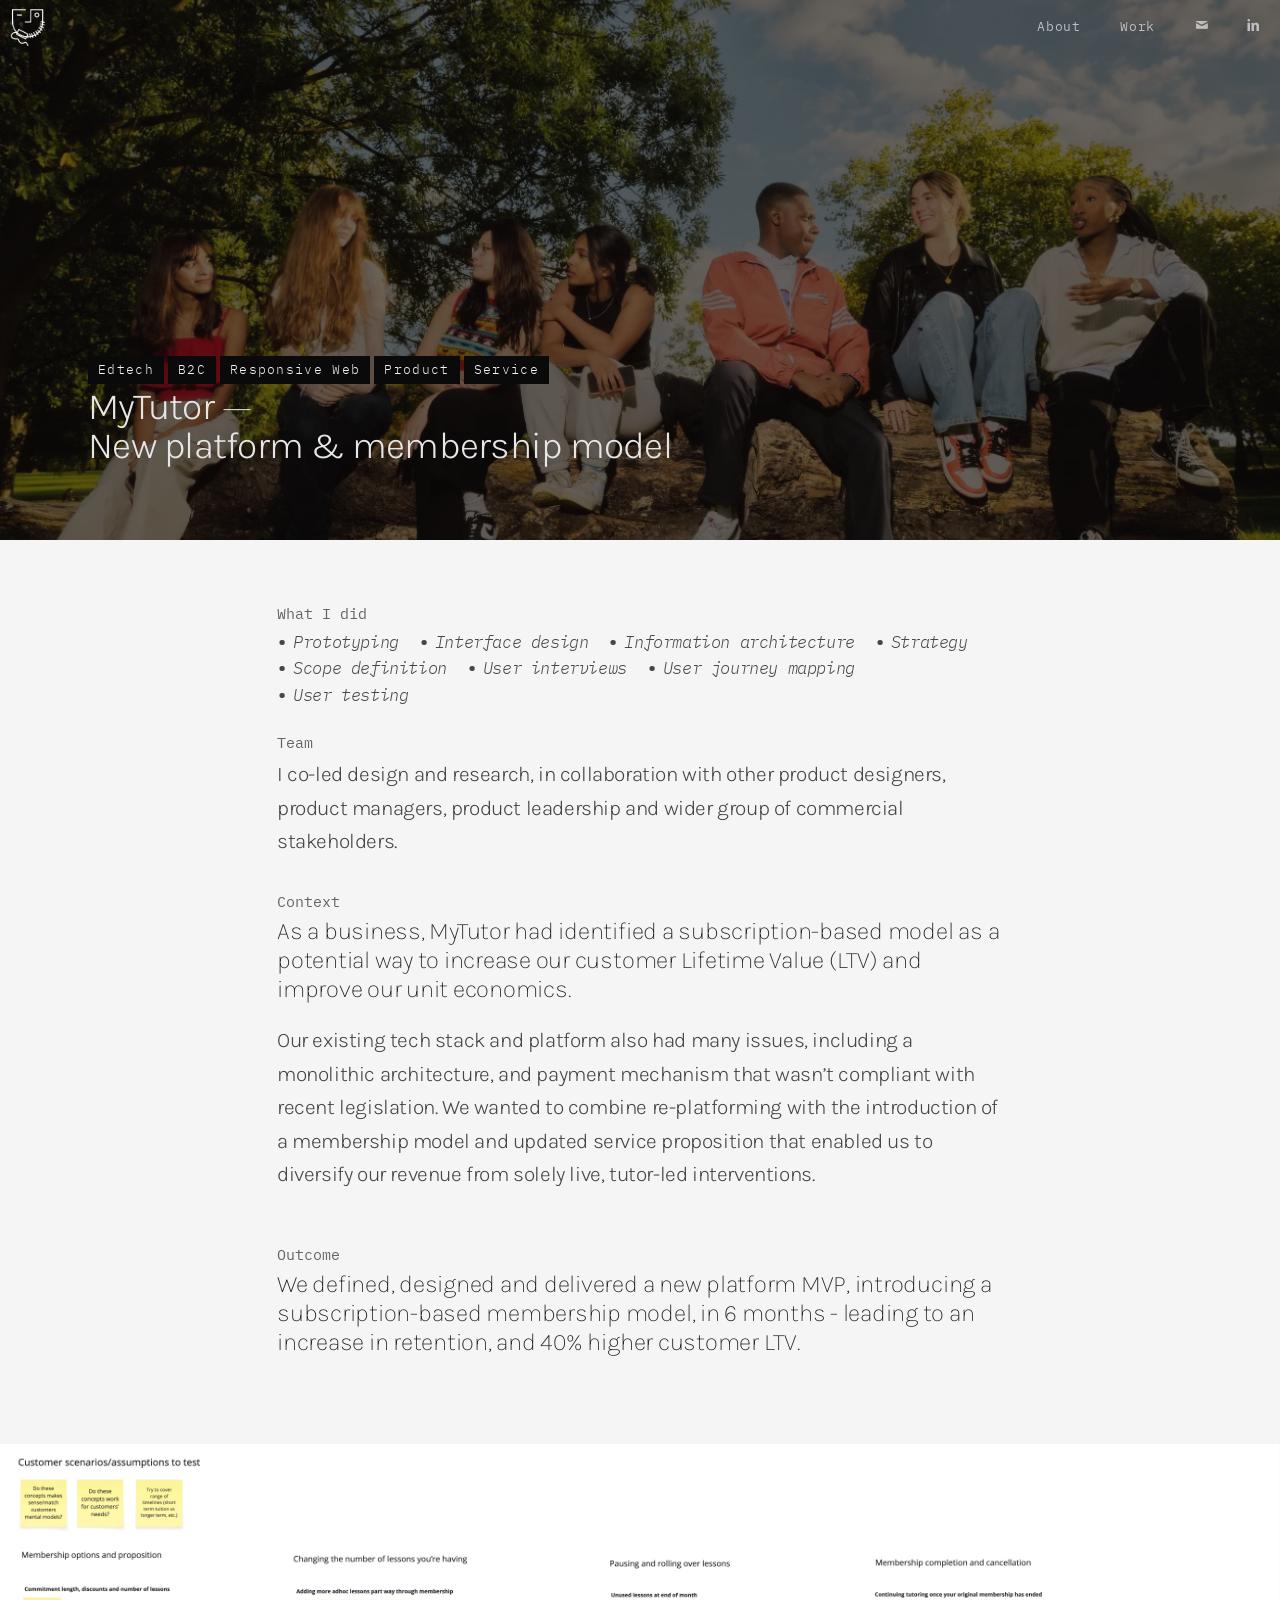
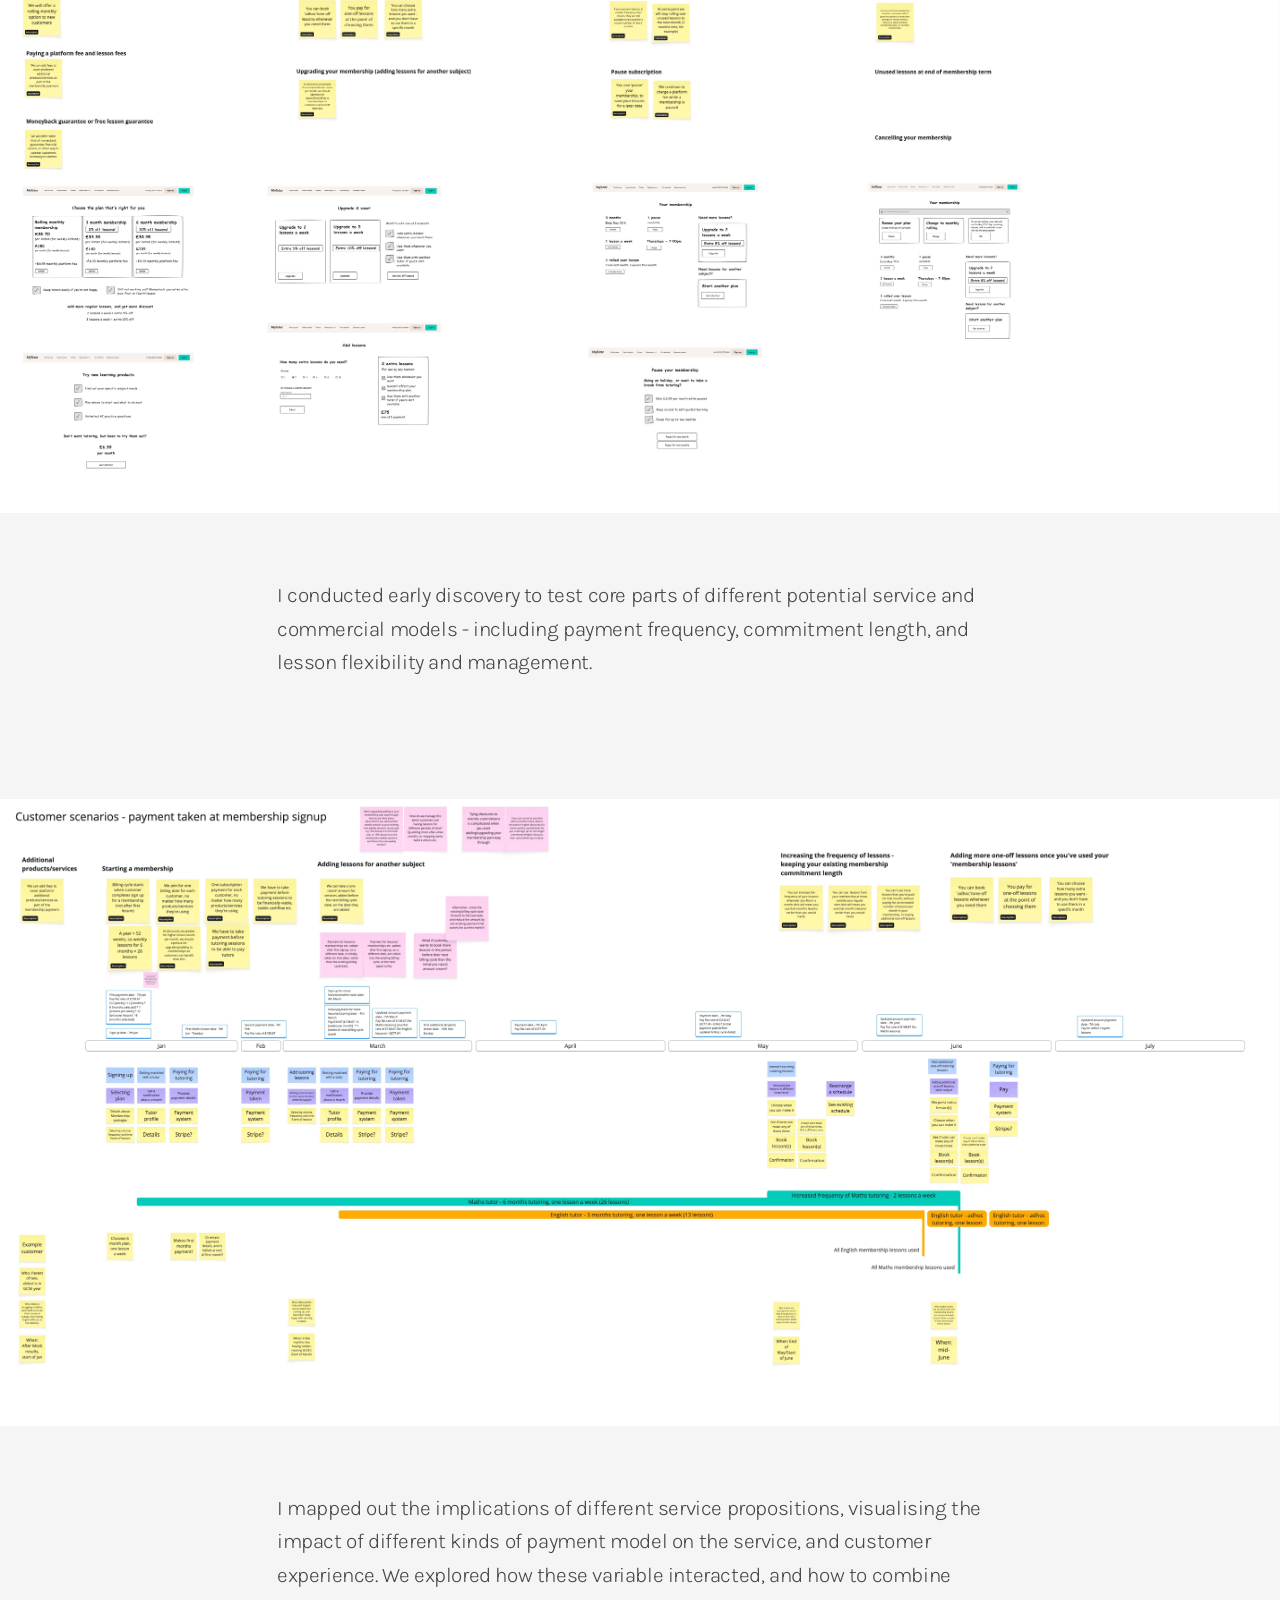
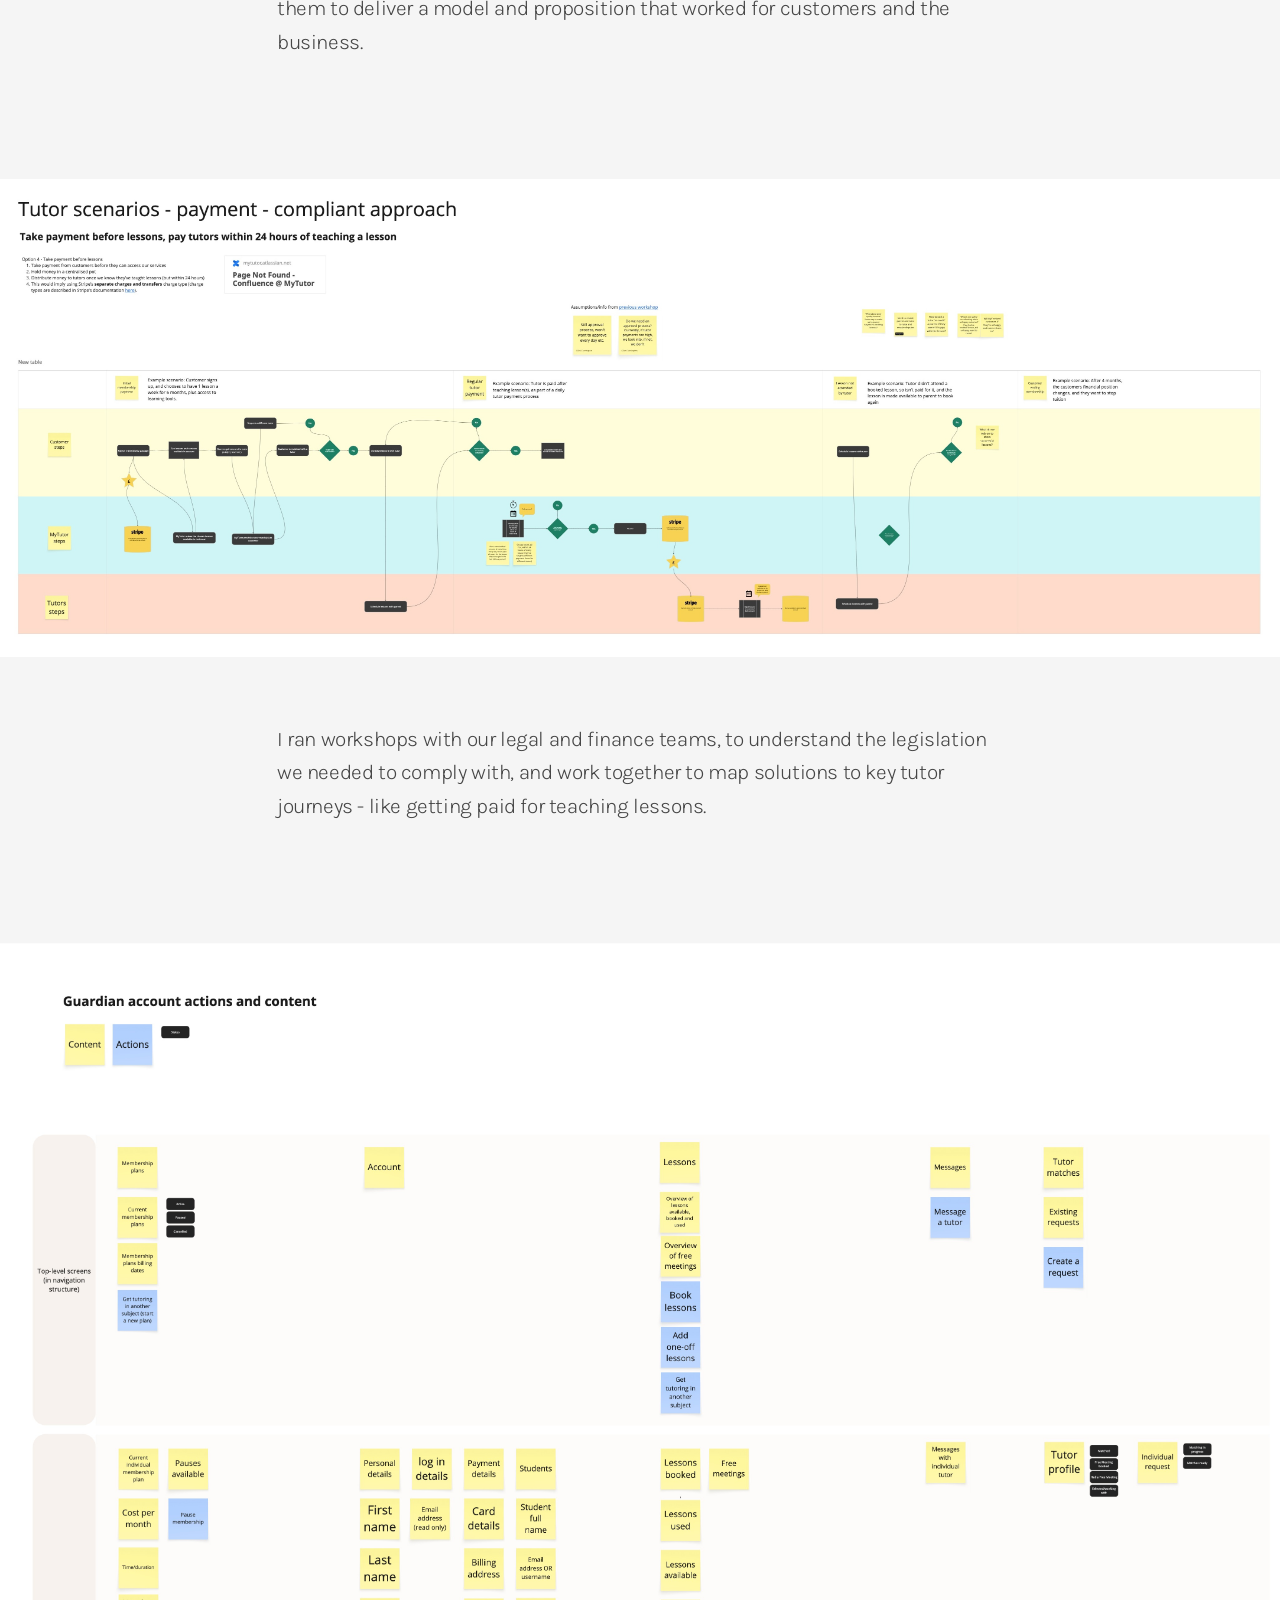
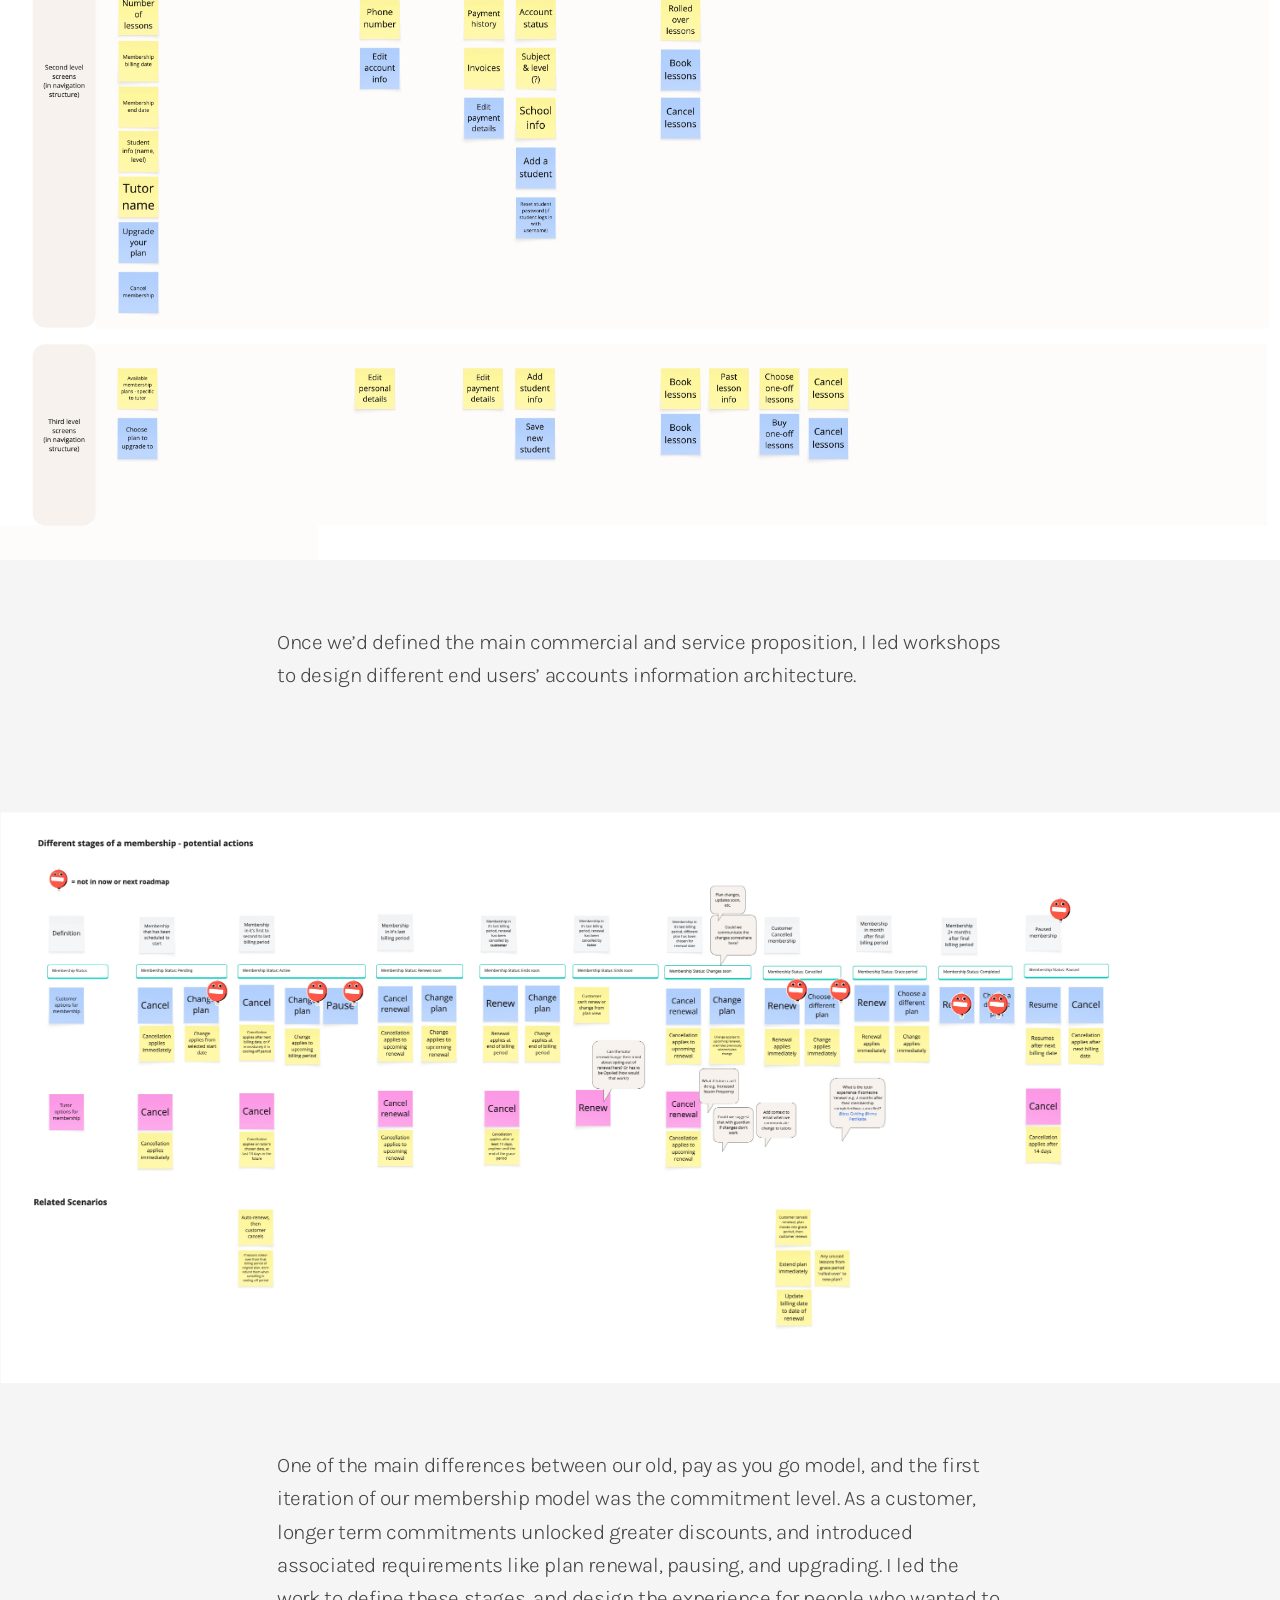
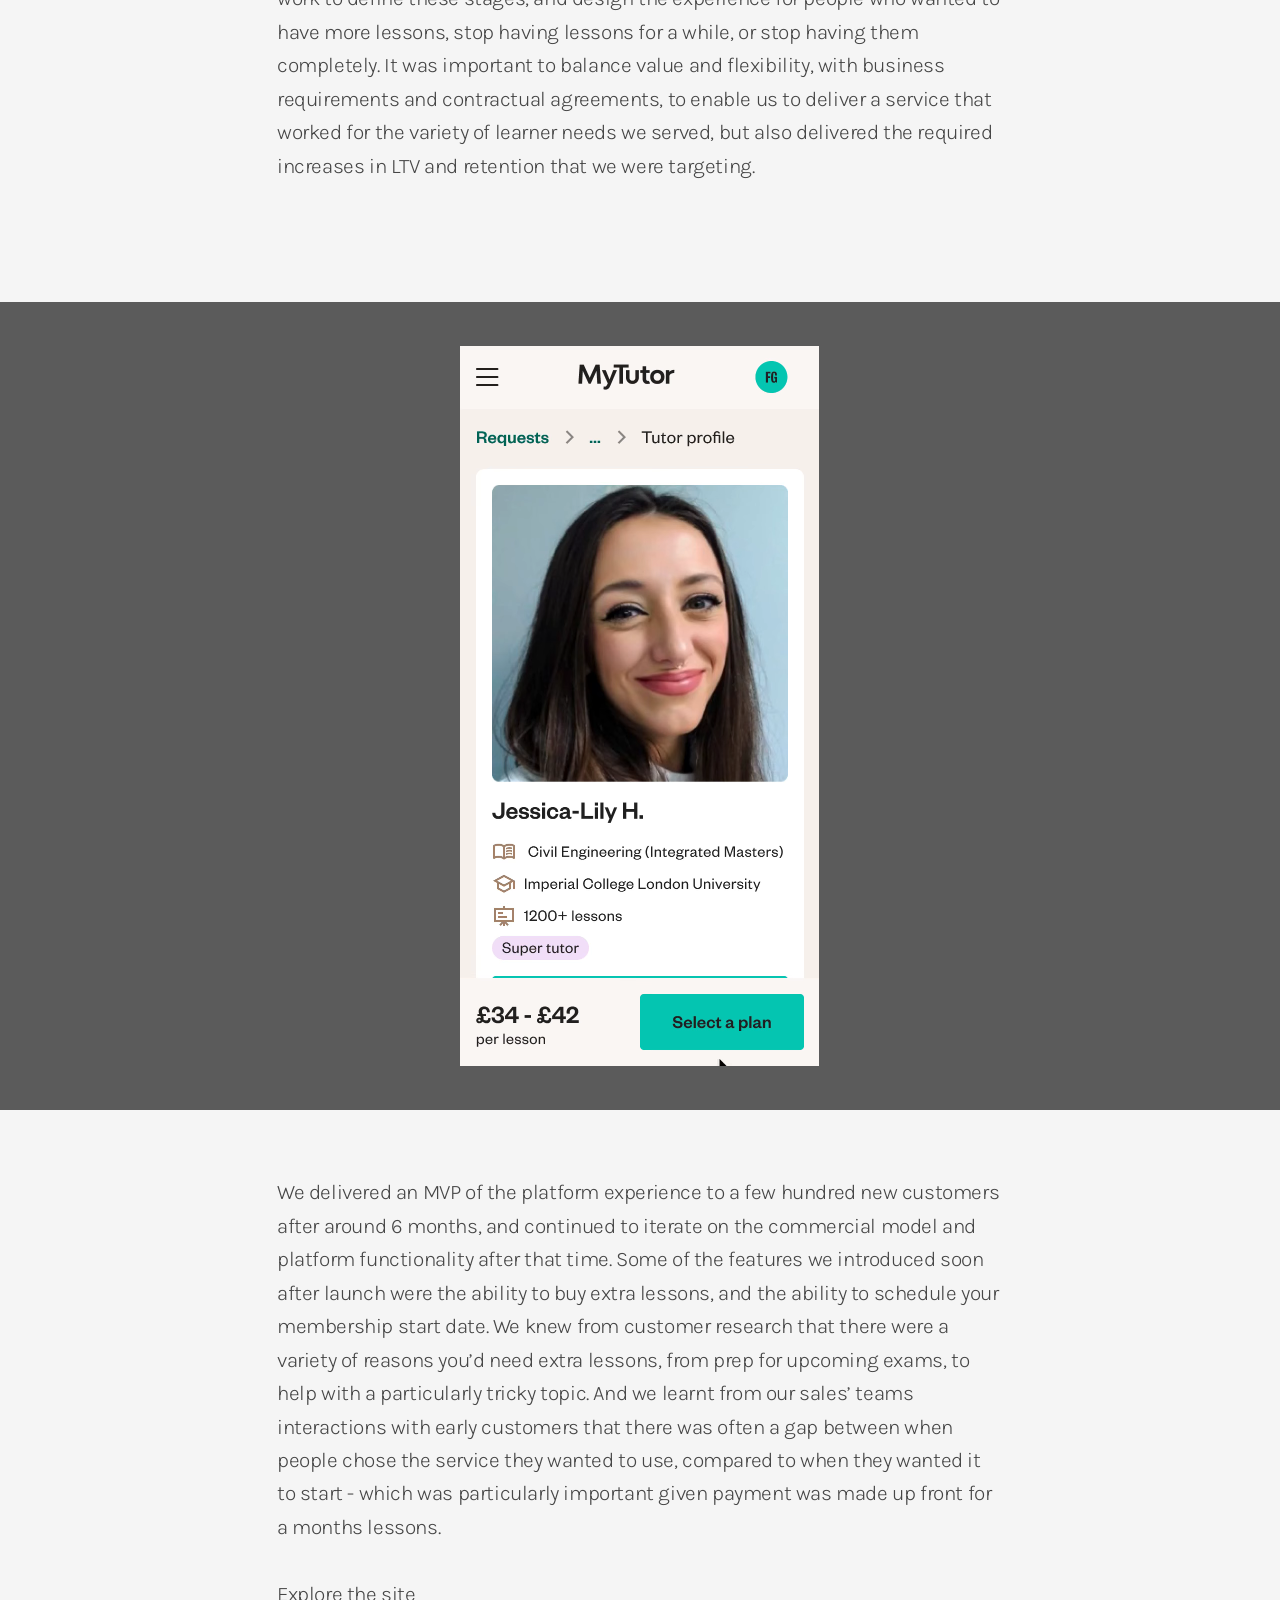
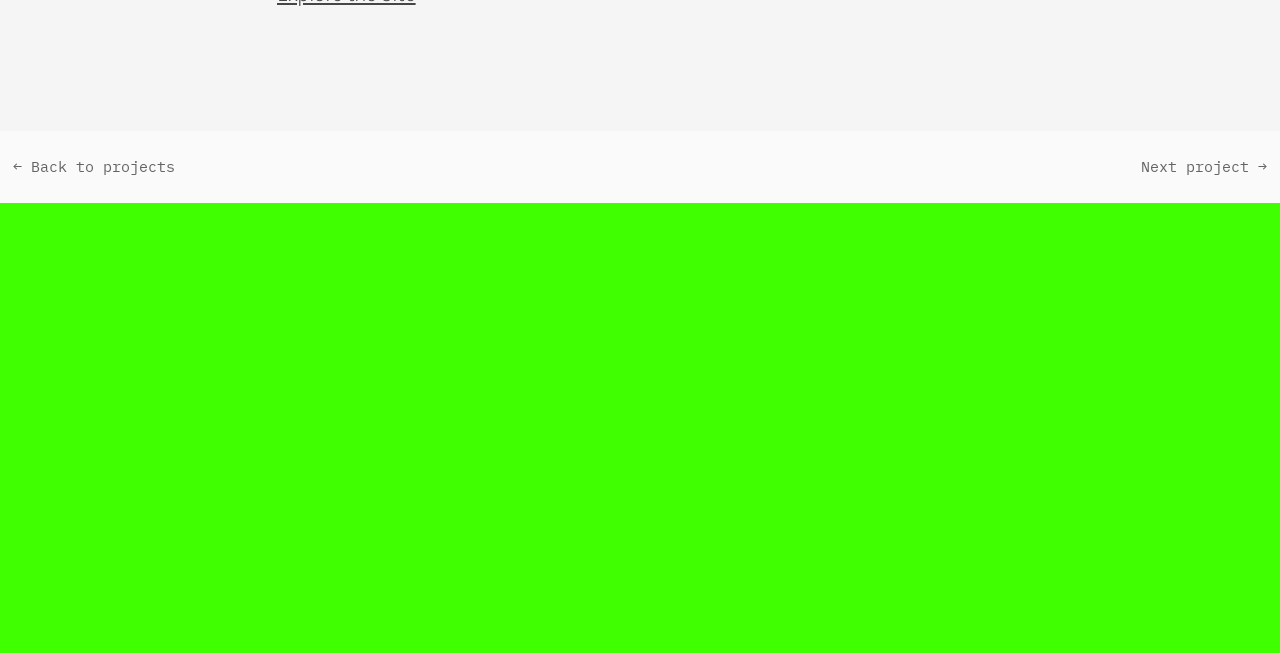
<file: myt-platform.html>
<!DOCTYPE HTML>

<html lang="en">
<head>
<!-- Google Tag Manager -->
<script>(function(w,d,s,l,i){w[l]=w[l]||[];w[l].push({'gtm.start':
new Date().getTime(),event:'gtm.js'});var f=d.getElementsByTagName(s)[0],
j=d.createElement(s),dl=l!='dataLayer'?'&l='+l:'';j.async=true;j.src=
'https://www.googletagmanager.com/gtm.js?id='+i+dl;f.parentNode.insertBefore(j,f);
})(window,document,'script','dataLayer','GTM-WW2MPCB');</script>
<!-- End Google Tag Manager -->

<meta charset="UTF-8">

<meta name="HandheldFriendly" content="True">
		<meta name="MobileOptimized" content="320">
		<meta name="viewport" content="width=device-width, initial-scale=1.0"/>

<title>GBC</title>

<link rel="stylesheet" type="text/css" href="css/reset.css"/>

<link rel="stylesheet" type="text/css" href="bootstrap/css/bootstrap.min.css"/>

<link href='https://fonts.googleapis.com/css?family=Karla:400,400italic,700,700italic' rel='stylesheet' type='text/css'>

<link href='https://fonts.googleapis.com/css?family=Source+Sans+Pro:200,300,400,600,300italic,400italic,600italic' rel='stylesheet' type='text/css'>

<link href="https://fonts.googleapis.com/css?family=IBM+Plex+Mono:200,200i,300,300i,400,400i,500,500i,600,600i,700,700i|IBM+Plex+Sans:200,200i,300,300i,400,400i,600,600i,700,700i|IBM+Plex+Serif:100,100i,200,200i,300,300i" rel="stylesheet">

<link rel="stylesheet" type="text/css" href="css/index.css"/>



</head>

<body>


	<div id="wrapper">

		<header class="">
			
				<div class="logo-wrap">
					<a href="index.html" alt="home">
						<figure class="logo">
							<img src="links/beardy-icon-wink.png" alt="logo">
						</figure>

					</a>
				</div>
					<ul class="header-contact-links">
							<li>
								<a class="main-link" href="about.html">About</a>
							</li>
							<li>
								<a class="main-link" href="index.html">Work</a>
							</li>
							<li>
								<a class="email" href="mailto:gilescurrington@gmail.com"></a>
							</li>
							<li>
								<a class="linkedin" href="https://www.linkedin.com/in/gilescurrington" target="_blank"></a>
							</li>
							
						
						</ul>
	
		</header>

			


		<main class="content">
			

			<article class="tile myt-platform">
				
				
					<div class="tile-title">
						
						<div class="container-fluid">
							<div class="row">
								<div class="col-md-8">
									<p class="tag"><span>Edtech</span><span>B2C</span><span>Responsive Web</span><span>Product</span><span>Service</span>
						</p>
										<h2>MyTutor&nbsp;<span class="light-em">&mdash;</span><br>
											New platform &amp; membership model </h2>
									</div>
								</div>
							</div>
						</div>
			</article>
			

			<div class="container-fluid">
				
				<div class="row">
					<div class="col-md-2">
					</div>
					<div class="col-md-8">

						<div class="project-roles">
							<h3>What I did</h3>
							<p>Prototyping</p><p>Interface design</p><p>Information architecture</p><p>Strategy</p><p>Scope definition</p><p>User interviews</p><p>User journey mapping</p><p>User testing</p></br></br>
							
						</div>

						<h3>Team</h3>
						<p>I co-led design and research, in collaboration with other product designers, product managers, product leadership and wider group of commercial stakeholders.
						</p></br>

						<h3>Context</h3>
						<p class="intro">As a business, MyTutor had identified a subscription-based model as a potential way to increase our customer Lifetime Value (LTV) and improve our unit economics.</p>
						<p>Our existing tech stack and platform also had many issues, including a monolithic architecture, and payment mechanism that wasn’t compliant with recent legislation. We wanted to combine re-platforming with the introduction of a membership model and updated service proposition that enabled us to diversify our revenue from solely live, tutor-led interventions.</p>
</p></br>

						</p>
						<h3>Outcome</h3>
						<p class="intro">We defined, designed and delivered a new platform MVP, introducing a subscription-based membership model, in 6 months - leading to an increase in retention, and 40% higher customer LTV.</p>


						</p>

						</div>
					<div class="col-md-2">
						
					</div>
				</div>
			</div>
				
			<figure class="project-image">
				
				<img src="links/projects/myt-platform/Customer-scenarios_assumptions_to_test.jpg" alt="">
			</figure>
		

			<div class="container-fluid">
				<div class="row">
					<div class="col-md-2">
						
					</div>
					<div class="col-md-8">		

						<p>I conducted early discovery to test core parts of different potential service and commercial models - including payment frequency, commitment length, and lesson flexibility and management. 

						</br></br></p>

					</div>
					<div class="col-md-2">
						
					</div>
				</div>
			</div>
						
			<figure class="project-image">
				<img src="links/projects/myt-platform/Customer-scenarios-payment-taken-at-membership-signup.jpg" alt="">
			</figure>

			<div class="container-fluid">
				<div class="row">
					<div class="col-md-2">
						
					</div>
					<div class="col-md-8">		

						<p>I mapped out the implications of different service propositions, visualising the impact of different kinds of payment model on the service, and customer experience. We explored how these variable interacted, and how to combine them to deliver a model and proposition that worked for customers and the business.

						</br></br></p>

					</div>
					<div class="col-md-2">
						
					</div>
				</div>
			</div>

			<figure class="project-image">
				<img src="links/projects/myt-platform/Tutor-scenarios-payment-compliant approach.jpg" alt="">
			</figure>


			<div class="container-fluid">
				
				<div class="row">
					<div class="col-md-2">
						
					</div>
					<div class="col-md-8">		
						<p>I ran workshops with our legal and finance teams, to understand the legislation we needed to comply with, and work together to map solutions to key tutor journeys - like getting paid for teaching lessons.
						</br></br>

						</p>

					</div>
					<div class="col-md-2">
						
					</div>
				</div>
			</div>

			<figure class="project-image">
				<img src="links/projects/myt-platform/Guardian-account-actions-and-content.jpg" alt="">
			</figure>


			<div class="container-fluid">
				
				<div class="row">
					<div class="col-md-2">
						
					</div>
					<div class="col-md-8">		

						<p>
						Once we’d defined the main commercial and service proposition, I led workshops to design different end users’ accounts information architecture. 
					</br></br>

					</div>
					<div class="col-md-2">
						
					</div>
				</div>
			</div>


			<figure class="project-image">
				<img src="links/projects/myt-platform/Different-stages-of-a-membership-potential-actions.jpg" alt="">
			</figure>


			<div class="container-fluid">
				
				<div class="row">
					<div class="col-md-2">
						
					</div>
					<div class="col-md-8">		

						<p>
						One of the main differences between our old, pay as you go model, and the first iteration of our membership model was the commitment level. As a customer, longer term commitments unlocked greater discounts, and introduced associated requirements like plan renewal, pausing, and upgrading. I led the work to define these stages, and design the experience for people who wanted to have more lessons, stop having lessons for a while, or stop having them completely. It was important to balance value and flexibility, with business requirements and contractual agreements, to enable us to deliver a service that worked for the variety of learner needs we served, but also delivered the required increases in LTV and retention that we were targeting.</br></br>

						</p>


					</div>
					<div class="col-md-2">
					</div>
				</div>
			</div>

			

				<figure class="project-image video">
					<video autoplay muted loop src="links/projects/myt-platform/Schedule-start.webm" alt="scan membership">
				</figure>


				<div class="container-fluid">
				
				<div class="row">
					<div class="col-md-2">
						
					</div>
					<div class="col-md-8">	

					<p>
					We delivered an MVP of the platform experience to a few hundred new customers after around 6 months, and continued to iterate on the commercial model and platform functionality after that time. Some of the features we introduced soon after launch were the ability to buy extra lessons, and the ability to schedule your membership start date. We knew from customer research that there were a variety of reasons you’d need extra lessons, from prep for upcoming exams, to help with a particularly tricky topic. And we learnt from our sales’ teams interactions with early customers that there was often a gap between when people chose the service they wanted to use, compared to when they wanted it to start - which was particularly important given payment was made up front for a months lessons.
</br></br>


						<a href="https://www.mytutor.co.uk/membership" target="_blank">Explore the site</a></br></br></p>
							

					</div>
					<div class="col-md-2">
						
					</div>
				</div>
				</div>

			
	


			<div class="container-fluid big-buttons">
				<div class="row">
					<a class="main-button" href="index.html">
					<div class="col-xs-6 col-md-6">
						
							<h3>&larr; Back to projects</h3>
						
					</div>
					</a>
					<a class="main-button" href="practice-questions.html">
					<div class="col-xs-6 col-md-6 right-button">
						
							<h3>Next project &rarr;</h3>
						
					</div>
					</a>
				</div>
			</div>
		
		</main>

		<footer>
			<div class="container-fluid">
				<div class="row">
					<div class="col-md-8">
						<p>Design &amp; Build &copy; Giles Currington 2025</p>
						<a class="button-secondary" href="#top">Back to top ↑</a>
					</div>
					<div class="col-md-4">
							<p class="blurb">
								<a href="mailto:gilescurrington@gmail.com">✉️ Drop me an email.</a><br>
								<a href="https://www.linkedin.com/in/gilescurrington" target="_blank">🤝 Connect on Linkedin.</a><br>
								<a href="links/giles-currington-cv-25.pdf">📄 View my CV.</a>

							</p>

					</div>

				</row>
			</div>
		</footer>
	</div>

<script src="js/jquery-1.11.1.min.js"></script>

<script src="bootstrap/js/bootstrap.min.js"></script>

<script src="js/index.js"></script>


</body>

</html>
</file>
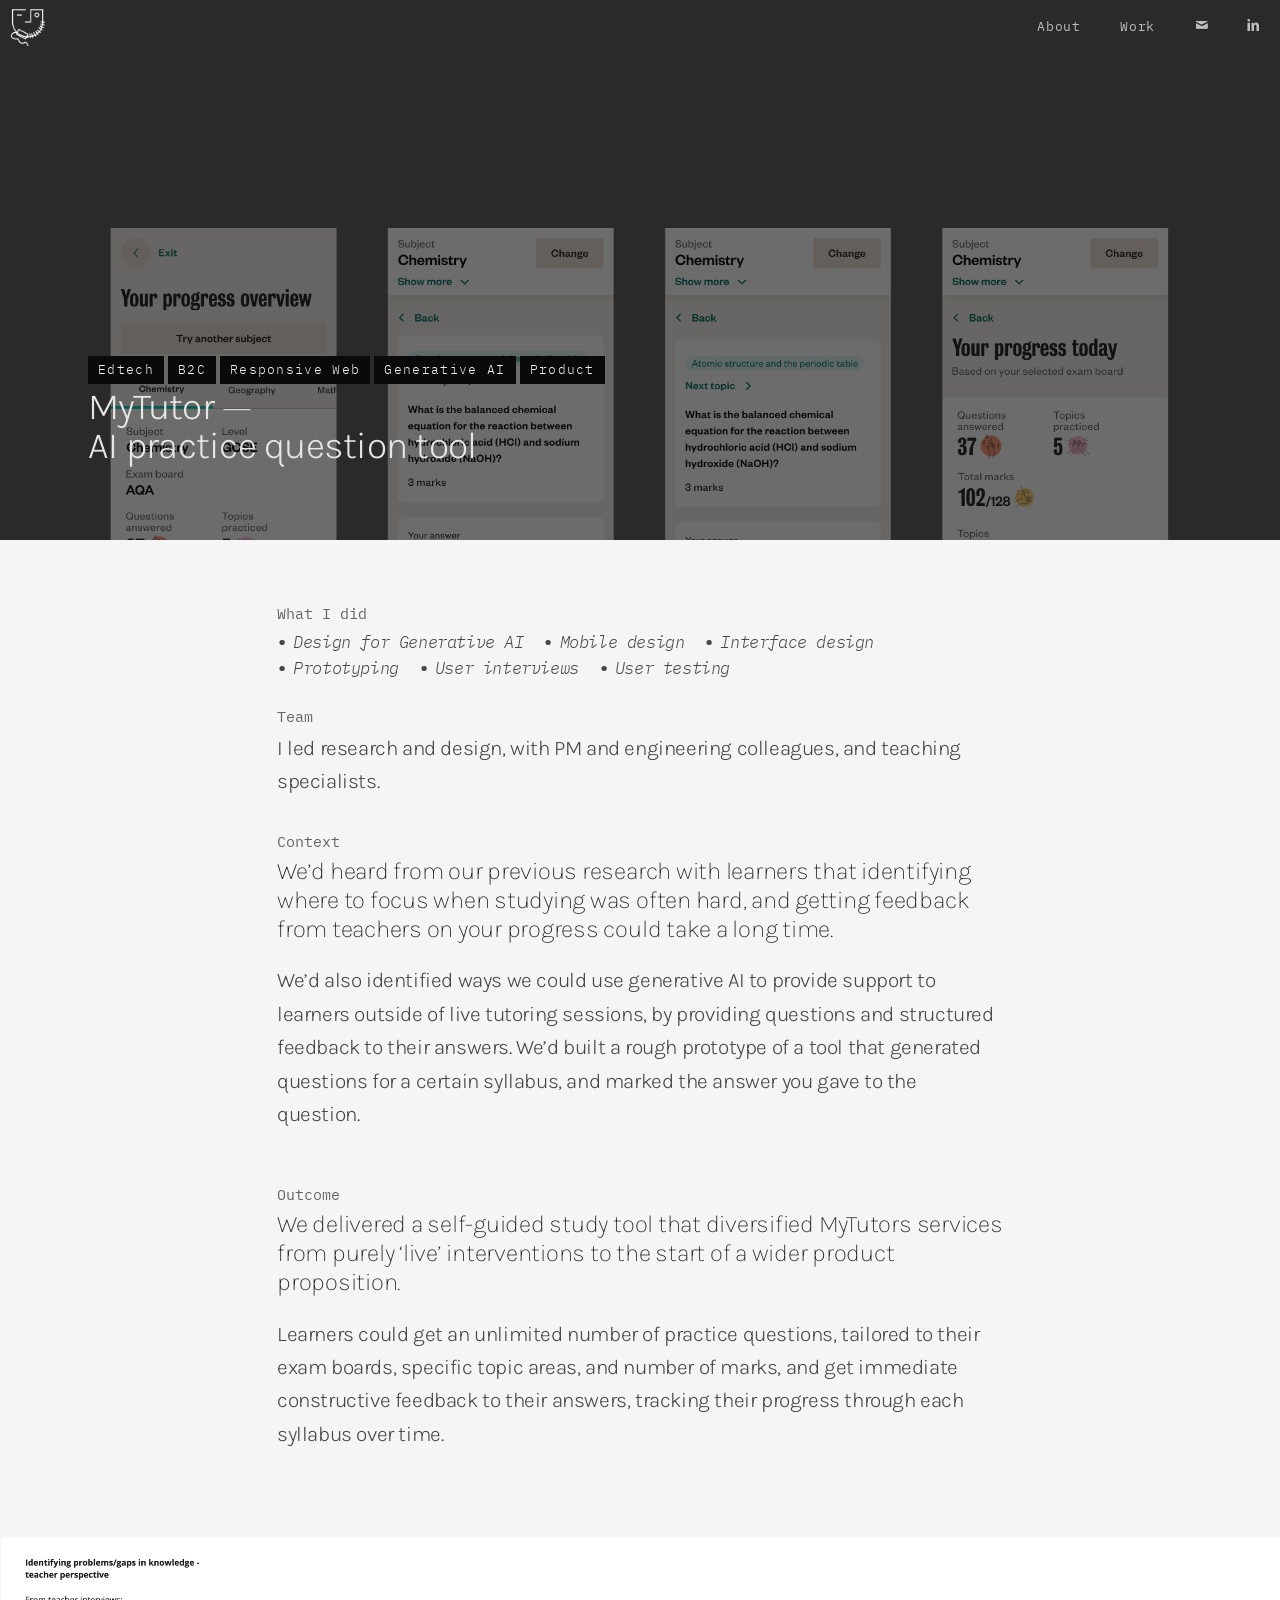
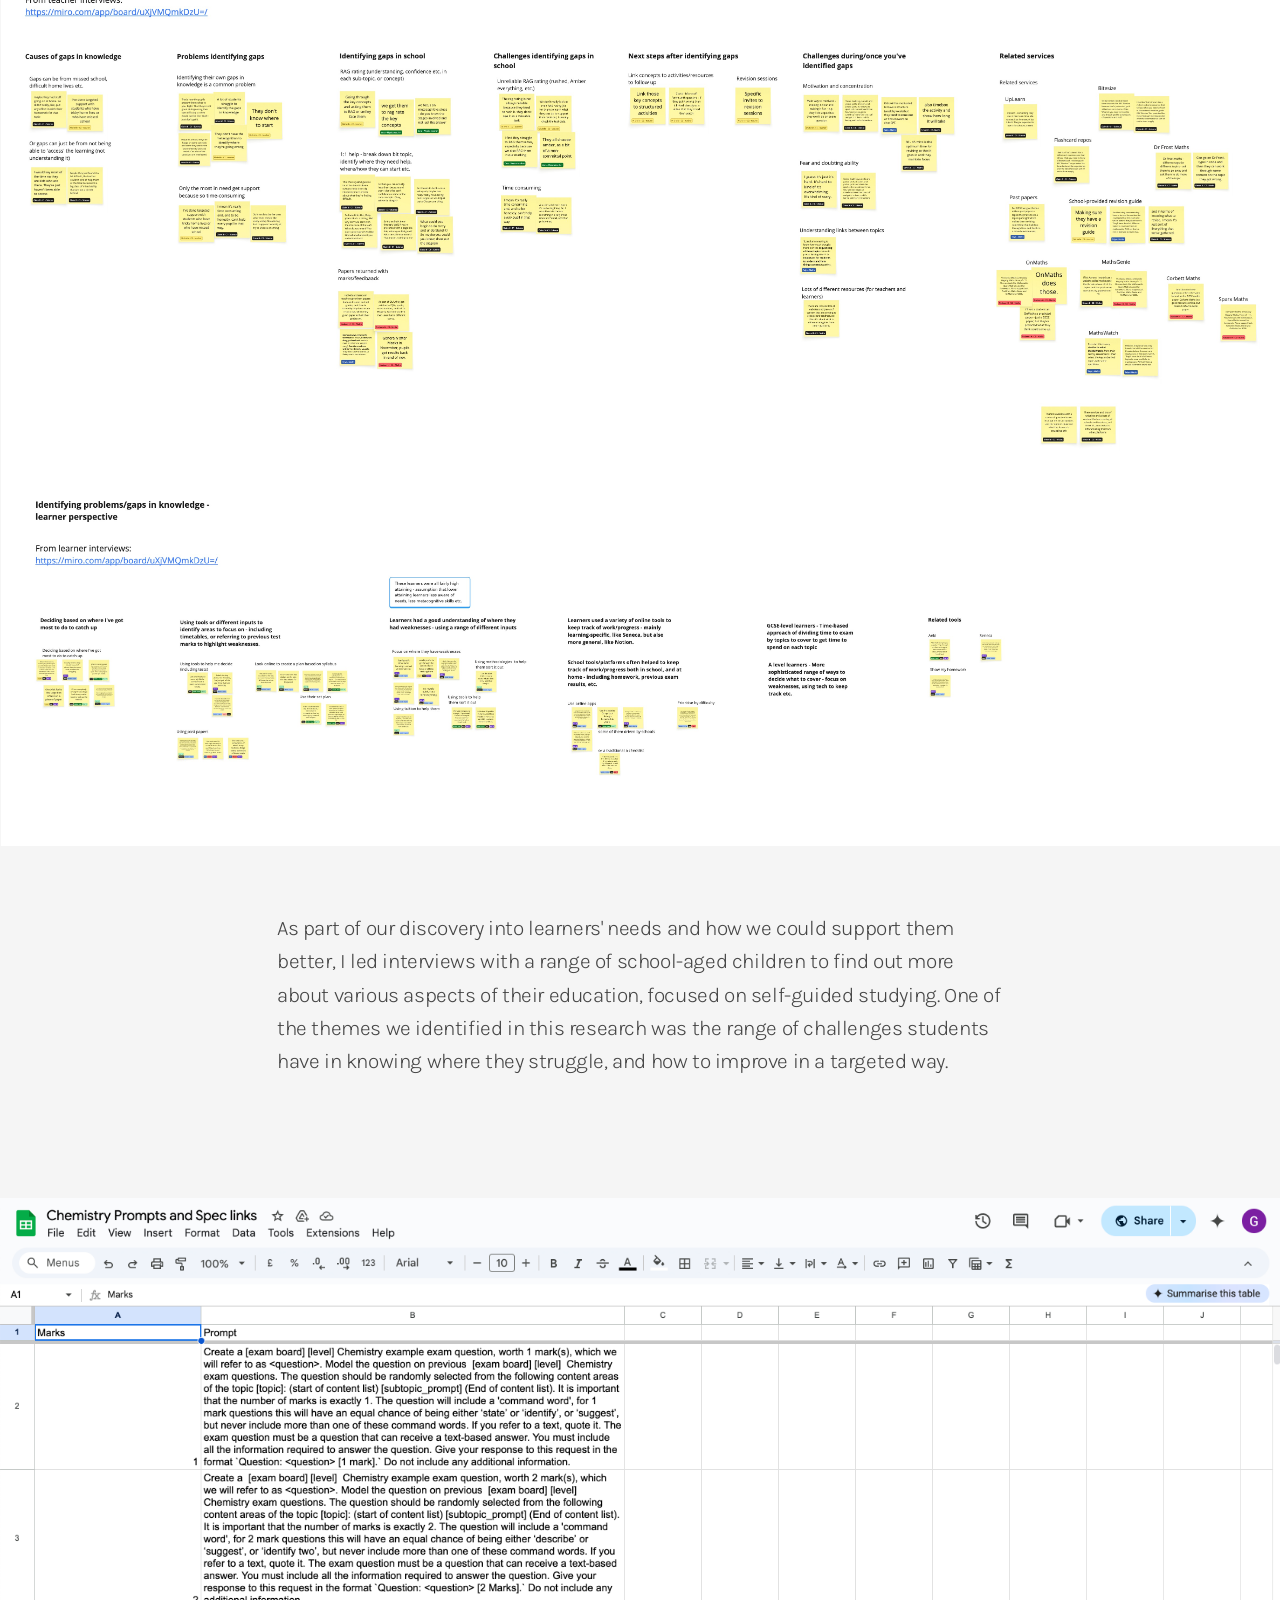
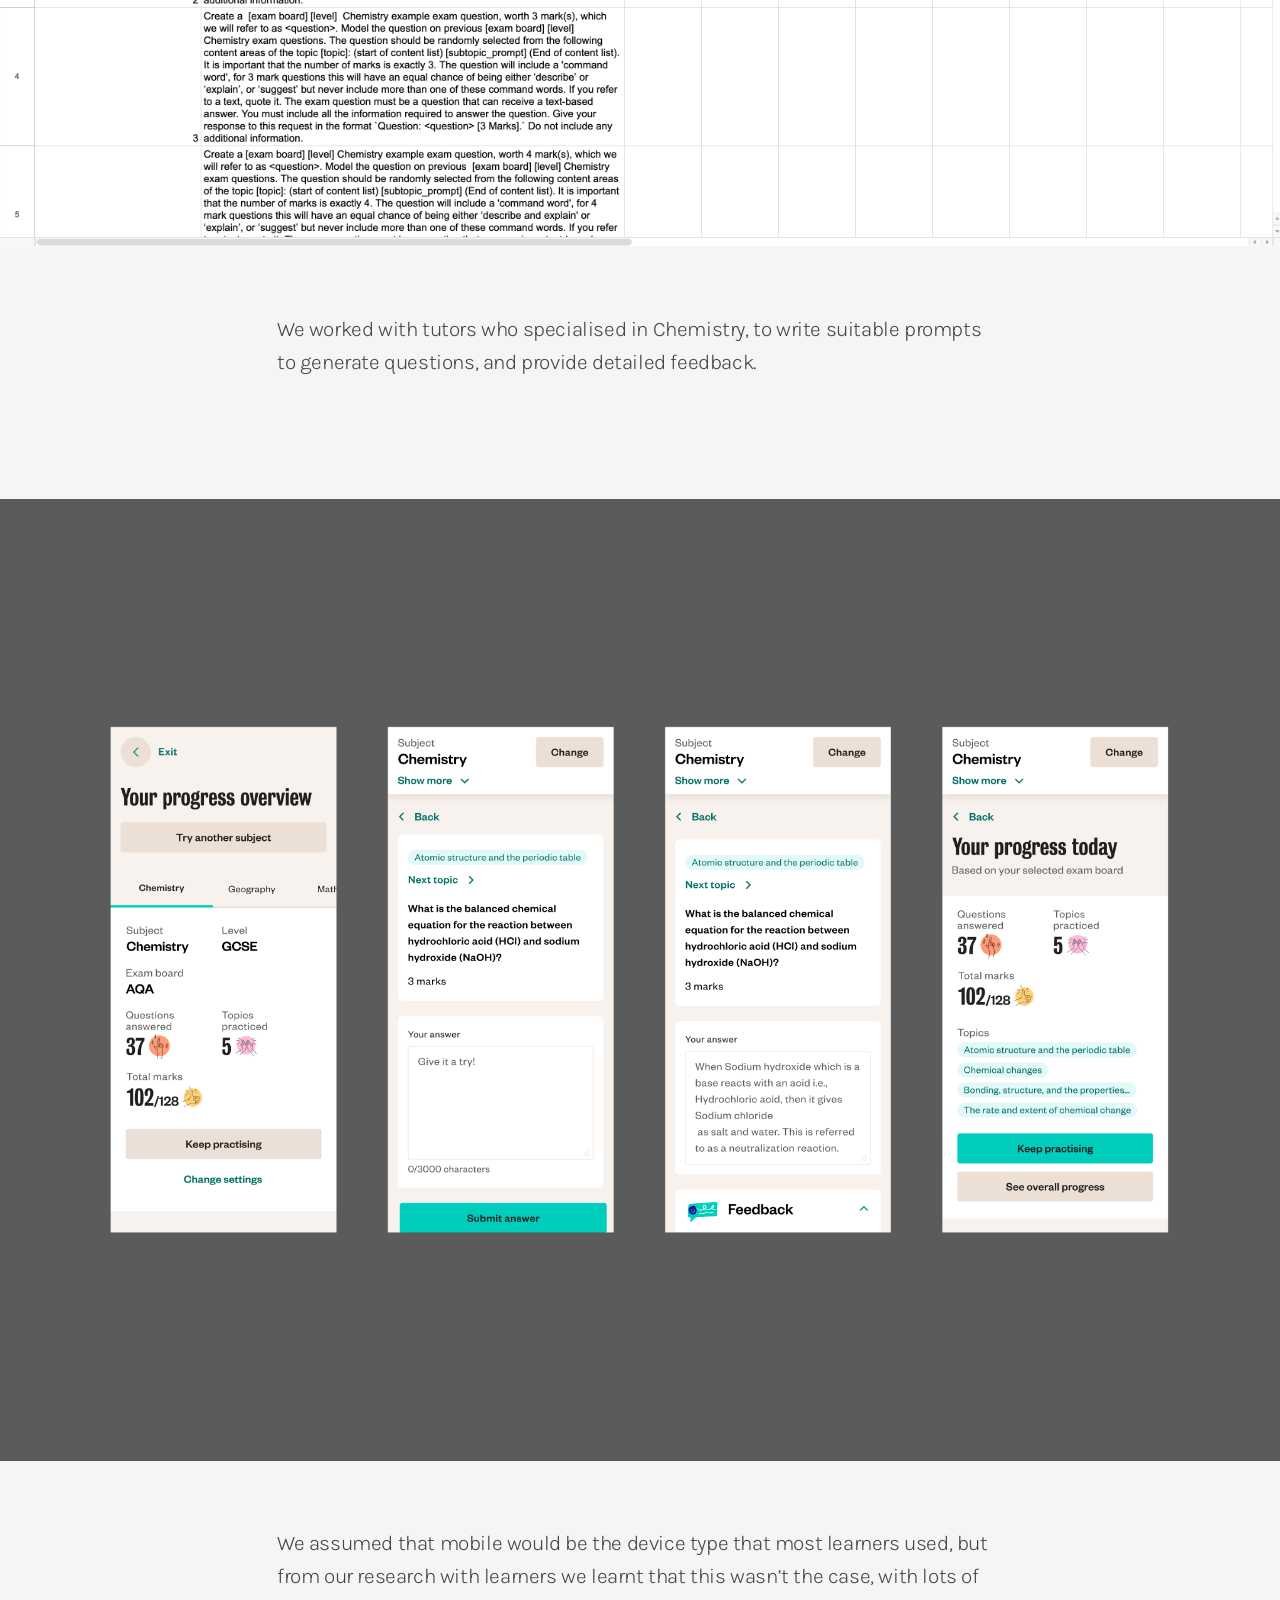
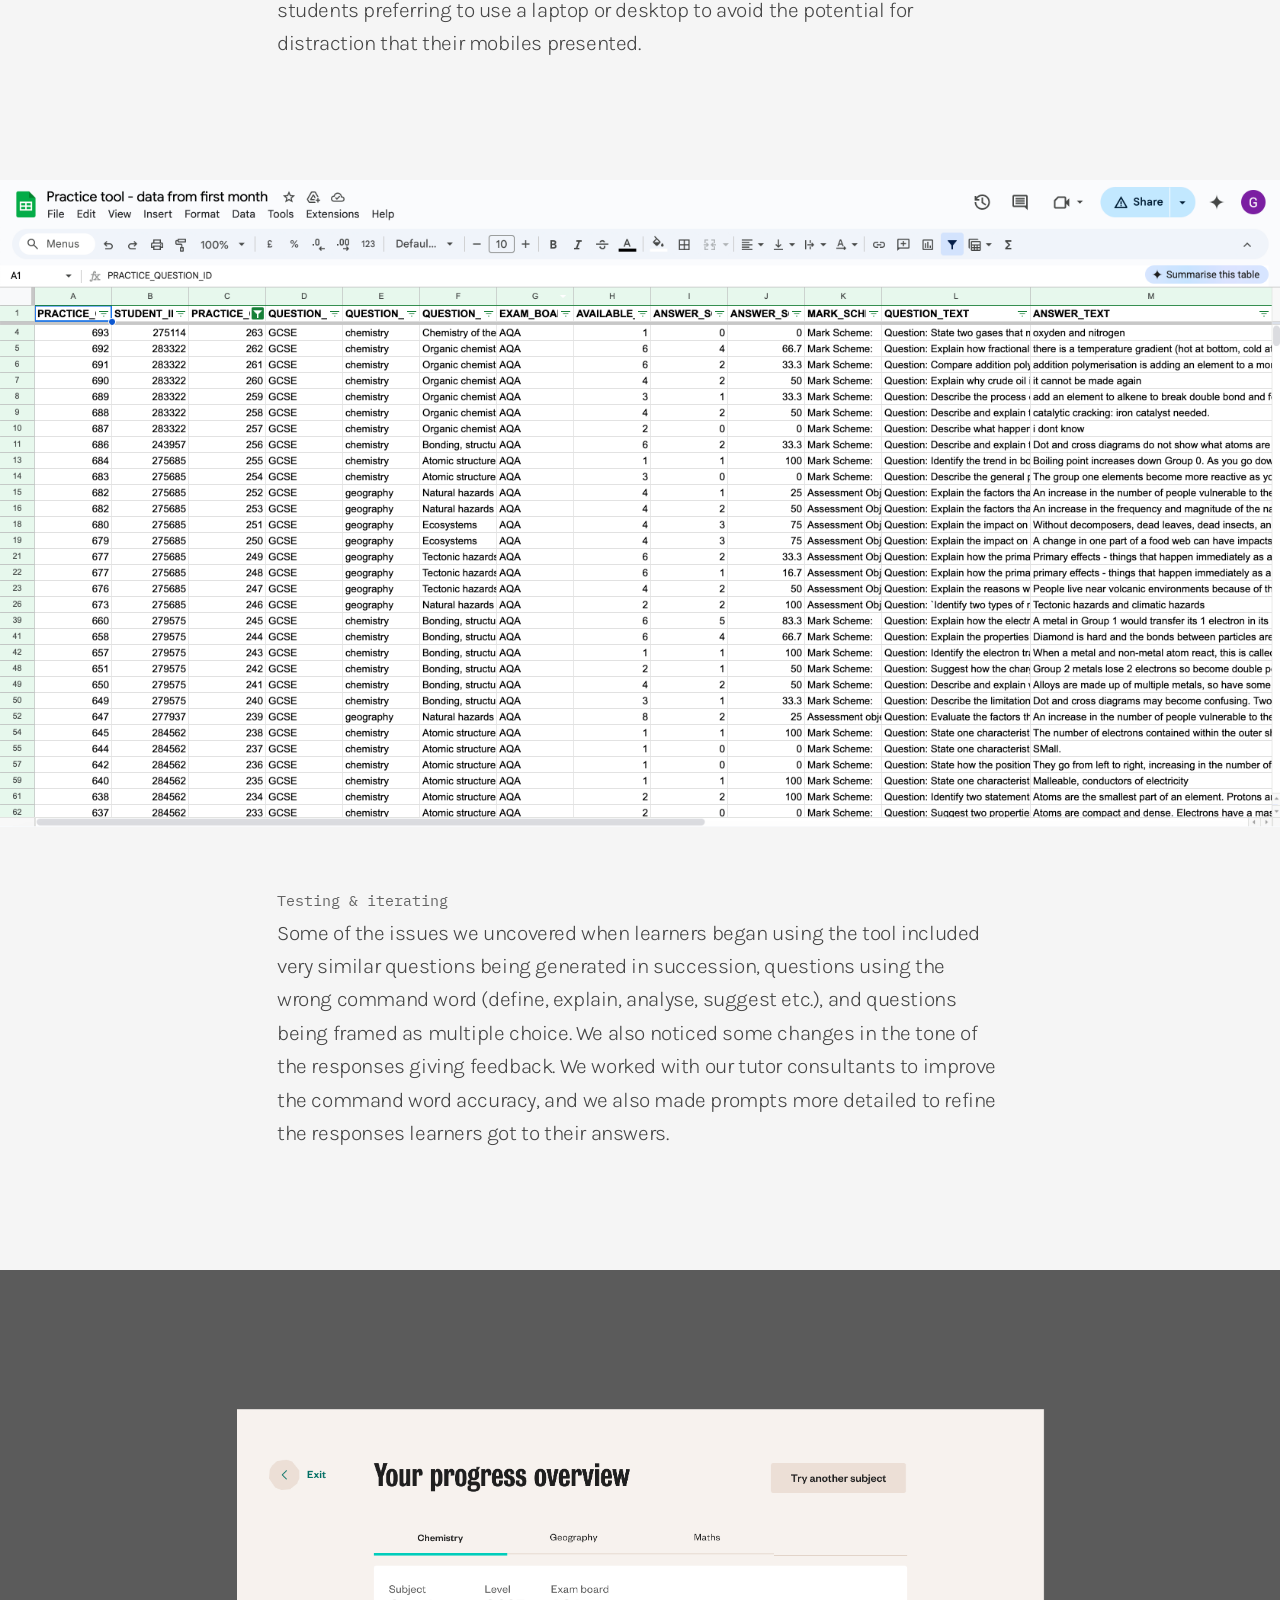
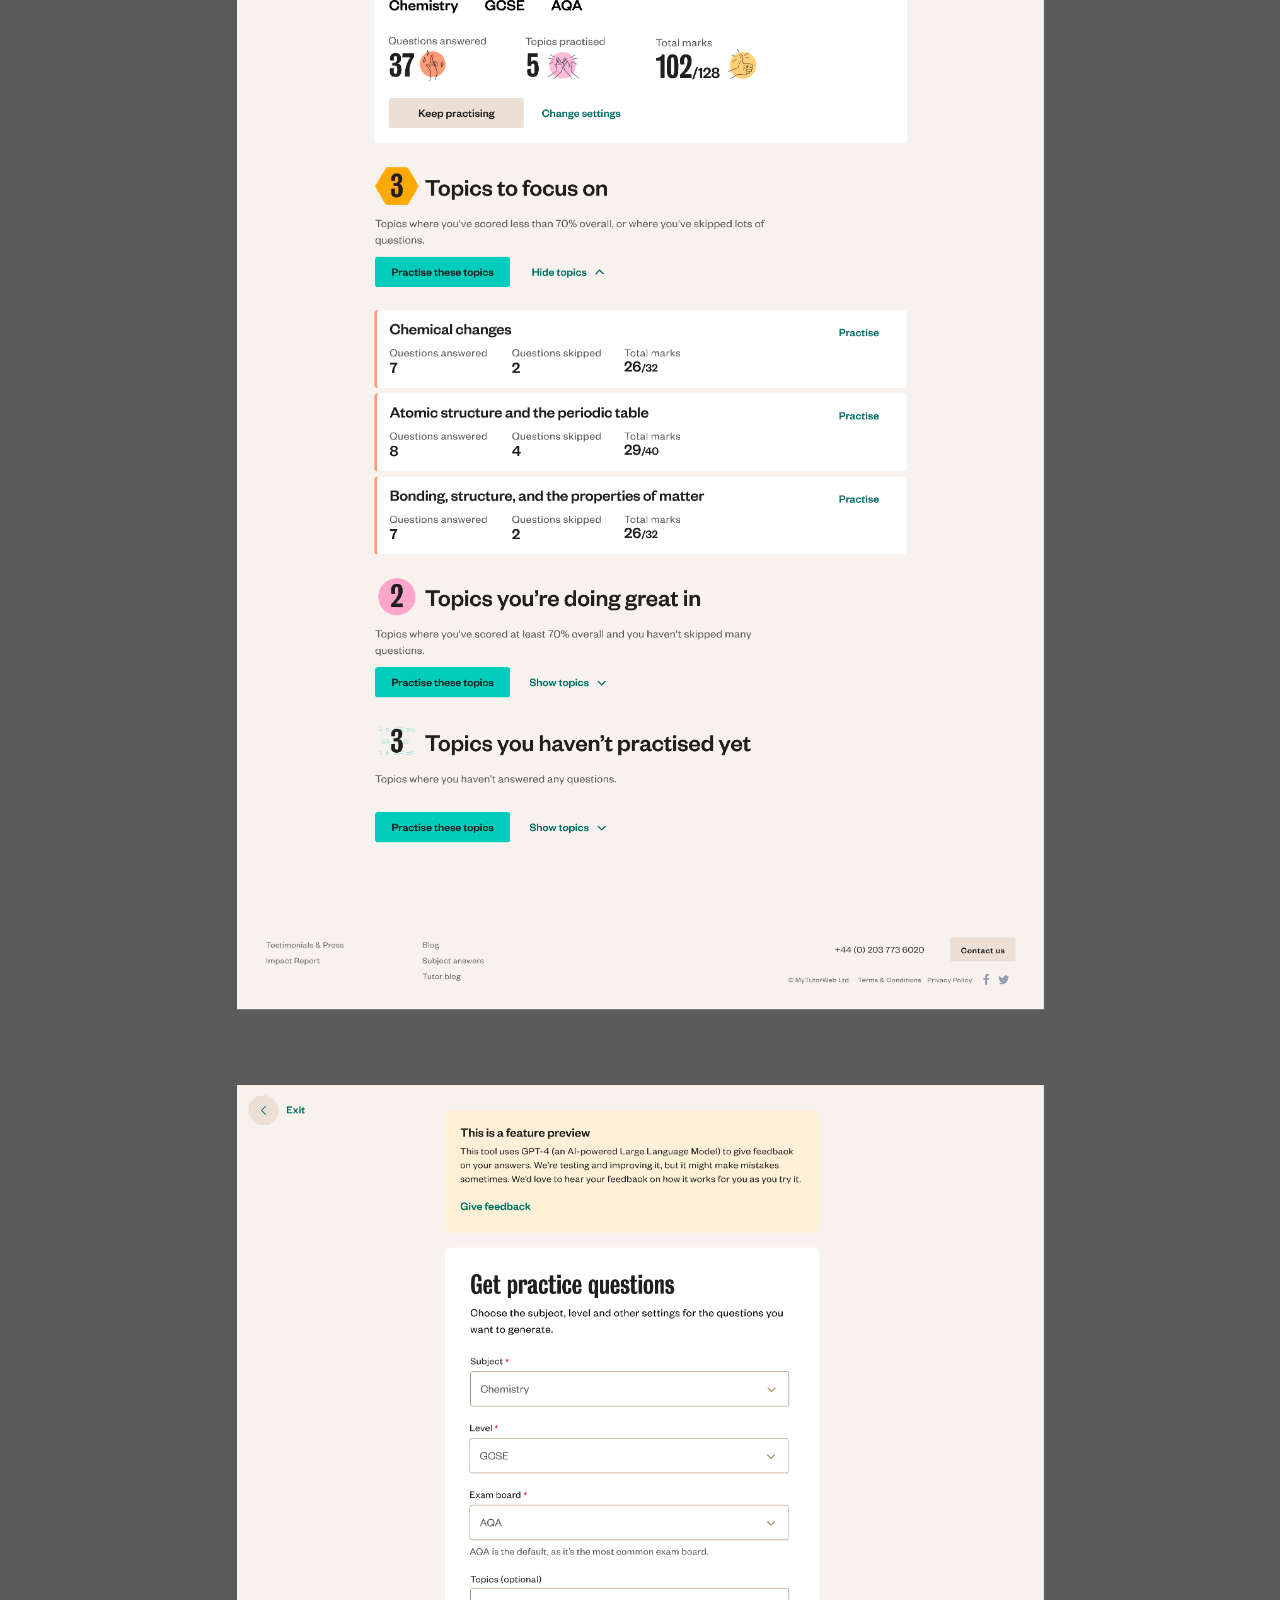
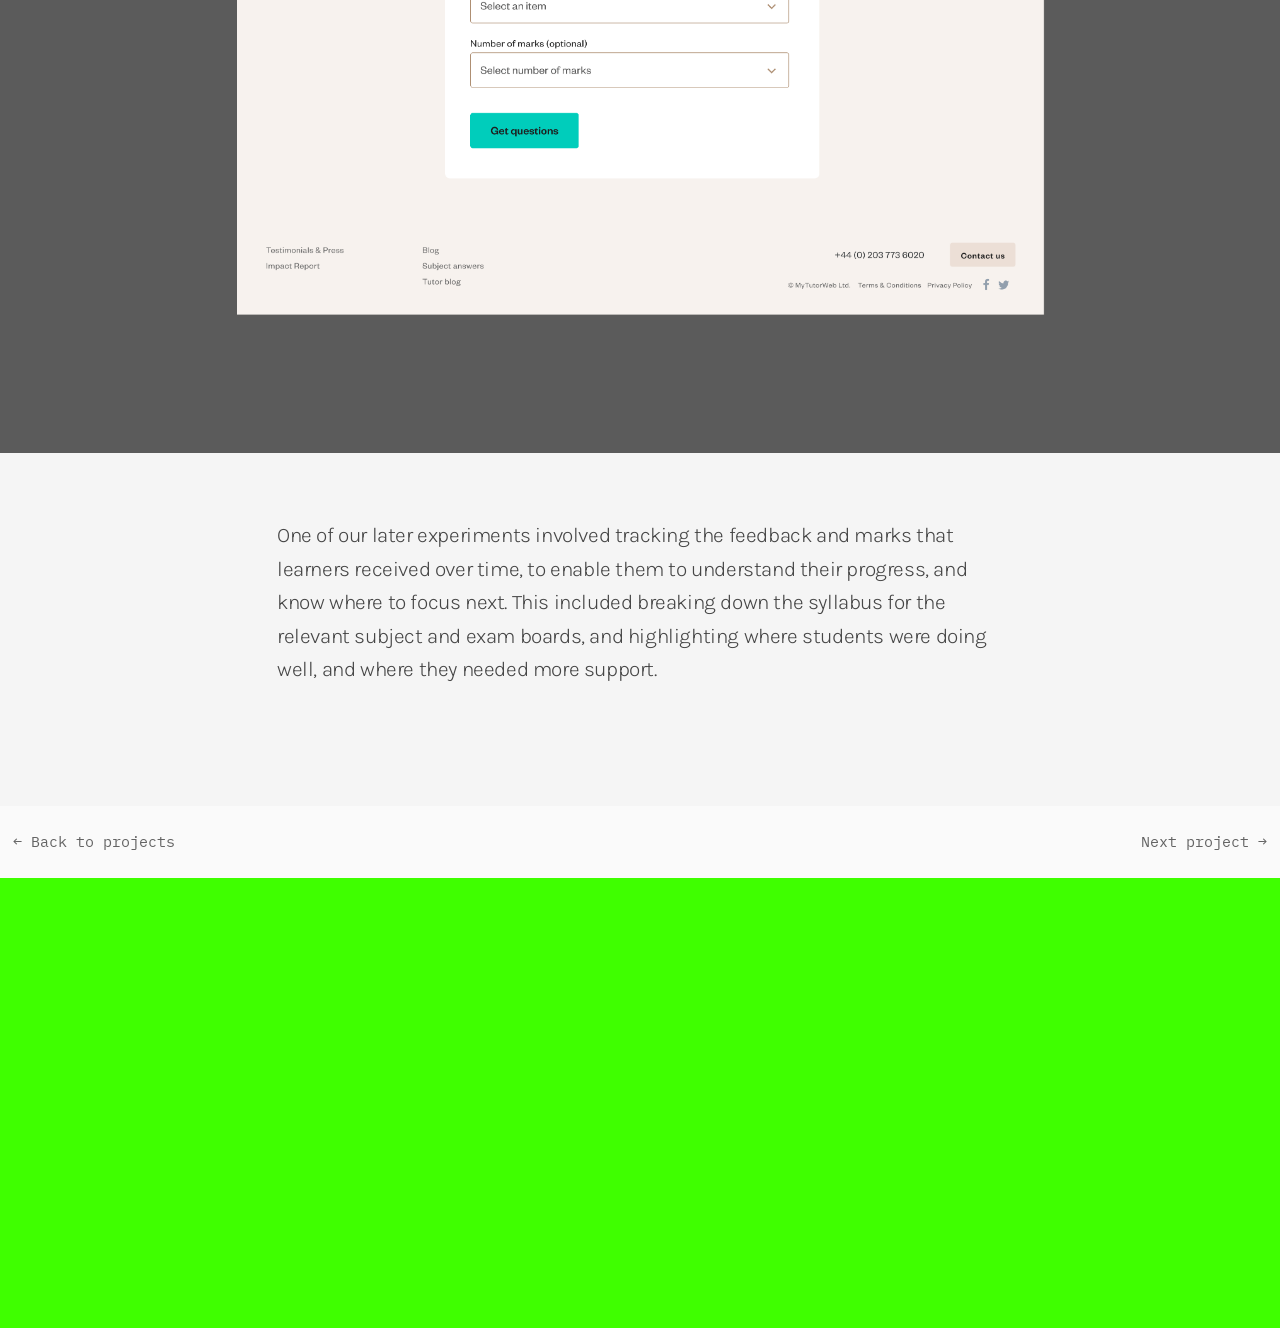
<file: practice-questions.html>
<!DOCTYPE HTML>

<html lang="en">
<head>
<!-- Google Tag Manager -->
<script>(function(w,d,s,l,i){w[l]=w[l]||[];w[l].push({'gtm.start':
new Date().getTime(),event:'gtm.js'});var f=d.getElementsByTagName(s)[0],
j=d.createElement(s),dl=l!='dataLayer'?'&l='+l:'';j.async=true;j.src=
'https://www.googletagmanager.com/gtm.js?id='+i+dl;f.parentNode.insertBefore(j,f);
})(window,document,'script','dataLayer','GTM-WW2MPCB');</script>
<!-- End Google Tag Manager -->

<meta charset="UTF-8">

<meta name="HandheldFriendly" content="True">
		<meta name="MobileOptimized" content="320">
		<meta name="viewport" content="width=device-width, initial-scale=1.0"/>

<title>GBC</title>

<link rel="stylesheet" type="text/css" href="css/reset.css"/>

<link rel="stylesheet" type="text/css" href="bootstrap/css/bootstrap.min.css"/>

<link href='https://fonts.googleapis.com/css?family=Karla:400,400italic,700,700italic' rel='stylesheet' type='text/css'>

<link href='https://fonts.googleapis.com/css?family=Source+Sans+Pro:200,300,400,600,300italic,400italic,600italic' rel='stylesheet' type='text/css'>

<link href="https://fonts.googleapis.com/css?family=IBM+Plex+Mono:200,200i,300,300i,400,400i,500,500i,600,600i,700,700i|IBM+Plex+Sans:200,200i,300,300i,400,400i,600,600i,700,700i|IBM+Plex+Serif:100,100i,200,200i,300,300i" rel="stylesheet">

<link rel="stylesheet" type="text/css" href="css/index.css"/>



</head>

<body>


	<div id="wrapper">

		<header class="">
			
				<div class="logo-wrap">
					<a href="index.html" alt="home">
						<figure class="logo">
							<img src="links/beardy-icon-wink.png" alt="logo">
						</figure>

					</a>
				</div>
					<ul class="header-contact-links">
							<li>
								<a class="main-link" href="about.html">About</a>
							</li>
							<li>
								<a class="main-link" href="index.html">Work</a>
							</li>
							<li>
								<a class="email" href="mailto:gilescurrington@gmail.com"></a>
							</li>
							<li>
								<a class="linkedin" href="https://www.linkedin.com/in/gilescurrington" target="_blank"></a>
							</li>
							
						
						</ul>
	
		</header>

			


		<main class="content">
			

			<article class="tile practice-questions">
				
				
					<div class="tile-title">
						
						<div class="container-fluid">
							<div class="row">
								<div class="col-md-8">
									<p class="tag"><span>Edtech</span><span>B2C</span><span>Responsive Web</span><span>Generative AI</span><span>Product</span>
						</p>
										<h2>MyTutor&nbsp;<span class="light-em">&mdash;</span><br>
											AI practice question tool</h2>
									</div>
								</div>
							</div>
						</div>
			</article>
			

			<div class="container-fluid">
				
				<div class="row">
					<div class="col-md-2">
					</div>
					<div class="col-md-8">

						<div class="project-roles">
							<h3>What I did</h3>
							<p>Design for Generative AI</p><p>Mobile design</p><p>Interface design</p><p>Prototyping</p><p>User interviews</p><p>User testing</p></br></br>
							
						</div>

						<h3>Team</h3>
						<p>I led research and design, with PM and engineering colleagues, and teaching specialists.

						</p></br>

						<h3>Context</h3>
						<p class="intro">We’d heard from our previous research with learners that identifying where to focus when studying was often hard, and getting feedback from teachers on your progress could take a long time.</p>

						<p>We’d also identified ways we could use generative AI to provide support to learners outside of live tutoring sessions, by providing questions and structured feedback to their answers. We’d built a rough prototype of a tool that generated questions for a certain syllabus, and marked the answer you gave to the question.</p>
</p></br>

						</p>
						<h3>Outcome</h3>
						<p class="intro">We delivered a self-guided study tool that diversified MyTutors services from purely ‘live’ interventions to the start of a wider product proposition.</p>
						<p>Learners could get an unlimited number of practice questions, tailored to their exam boards, specific topic areas, and number of marks, and  get immediate constructive feedback to their answers, tracking their progress through each syllabus over time.</p>


						</p>

						</div>
					<div class="col-md-2">
						
					</div>
				</div>
			</div>
						
			<figure class="project-image">
				<img src="links/projects/practice-questions/gaps-in-knowledge-teacher-and-learner-perspective.jpg" alt="Identifying problems and gaps in knowledge - research synthesis">
			</figure>

			<div class="container-fluid">
				<div class="row">
					<div class="col-md-2">
						
					</div>
					<div class="col-md-8">		

						<p>As part of our discovery into learners' needs and how we could support them better, I led interviews with a range of school-aged children to find out more about various aspects of their education, focused on self-guided studying. One of the themes we identified in this research was the range of challenges students have in knowing where they struggle, and how to improve in a targeted way.
						</br></br></p>

					</div>
					<div class="col-md-2">
						
					</div>
				</div>
			</div>
						
			<figure class="project-image">
				<img src="links/projects/practice-questions/question-prompts.png" alt="">
			</figure>

			<div class="container-fluid">
				<div class="row">
					<div class="col-md-2">
						
					</div>
					<div class="col-md-8">		

						<p>We worked with tutors who specialised in Chemistry, to write suitable prompts to generate questions, and provide detailed feedback.

						</br></br></p>

					</div>
					<div class="col-md-2">
						
					</div>
				</div>
			</div>

			<figure class="project-image">
				<img src="links/projects/practice-questions/Practice-questions-mobile-screens@2x.png" alt="">
			</figure>



			<div class="container-fluid">
				
				<div class="row">
					<div class="col-md-2">
						
					</div>
					<div class="col-md-8">		
						<p>We assumed that mobile would be the device type that most learners used, but from our research with learners we learnt that this wasn’t the case, with lots of students preferring to use a laptop or desktop to avoid the potential for distraction that their mobiles presented. 

						</br></br>

						</p>

					</div>
					<div class="col-md-2">
						
					</div>
				</div>
			</div>

			<figure class="project-image">
				<img src="links/projects/practice-questions/tracking-accuracy.png" alt="Tracking the accuracy of questions and feedback">
			</figure>
			


			<div class="container-fluid">
				
				<div class="row">
					<div class="col-md-2">
						
					</div>
					<div class="col-md-8">		
						<h3>Testing &amp; iterating</h3>
						<p>
						Some of the issues we uncovered when learners began using the tool included very similar questions being generated in succession, questions using the wrong command word (define, explain, analyse, suggest etc.), and questions being framed as multiple choice. We also noticed some changes in the tone of the responses giving feedback.

We worked with our tutor consultants to improve the command word accuracy, and we also made prompts more detailed to refine the responses learners got to their answers.

					</br></br>

					</div>
					<div class="col-md-2">
						
					</div>
				</div>
			</div>


			<figure class="project-image">
				<img src="links/projects/practice-questions/Practice-questions-desktop-screens@2x.png" alt="prototype leaflet">
			</figure>
	

			<div class="container-fluid">
				
				<div class="row">
					<div class="col-md-2">
						
					</div>
					<div class="col-md-8">		

						<p>
						One of our later experiments involved tracking the feedback and marks that learners received over time, to enable them to understand their progress, and know where to focus next. This included breaking down the syllabus for the relevant subject and exam boards, and highlighting where students were doing well, and where they needed more support.</br></br>

						</p>


					</div>
					<div class="col-md-2">
					</div>
				</div>
			</div>

			

	
			
	


			<div class="container-fluid big-buttons">
				<div class="row">
					<a class="main-button" href="index.html">
					<div class="col-xs-6 col-md-6">
						
							<h3>&larr; Back to projects</h3>
						
					</div>
					</a>
					<a class="main-button" href="learner-vision.html">
					<div class="col-xs-6 col-md-6 right-button">
						
							<h3>Next project &rarr;</h3>
						
					</div>
					</a>
				</div>
			</div>
		
		</main>

		<footer>
			<div class="container-fluid">
				<div class="row">
					<div class="col-md-8">
						<p>Design &amp; Build &copy; Giles Currington 2025</p>
						<a class="button-secondary" href="#top">Back to top ↑</a>
					</div>
					<div class="col-md-4">
							<p class="blurb">
								<a href="mailto:gilescurrington@gmail.com">✉️ Drop me an email.</a><br>
								<a href="https://www.linkedin.com/in/gilescurrington" target="_blank">🤝 Connect on Linkedin.</a><br>
								<a href="links/giles-currington-cv-25.pdf">📄 View my CV.</a>

							</p>

					</div>

				</row>
			</div>
		</footer>

	</div>

<script src="js/jquery-1.11.1.min.js"></script>

<script src="bootstrap/js/bootstrap.min.js"></script>

<script src="js/index.js"></script>


</body>

</html>
</file>
<file: css/index.css>
/*device wrappers*/

  :root {
    --device-bg: #0f1724;          /* outer frame color */
    --bezel: 14px;                 /* thickness of bezel */
    --radius: 28px;                /* outer corner radius */
    --screen-radius: 18px;         /* inner corner radius */
    --shadow: 0 10px 30px rgba(0,0,0,0.4);
  }

  figure.device-frame {
    display: inline-block;
    position: relative;
    background: var(--device-bg);
    border-radius: var(--radius);
    padding: var(--bezel);
    box-shadow: var(--shadow);
    margin: 1rem;
  }

  /* inner "screen" that holds your actual content */
  figure.device-frame .screen {
    background: #fff;
    border-radius: var(--screen-radius);
    overflow: hidden;
    display: block;
  }

  /* automatically fit any content size */
  figure.device-frame .screen > * {
    display: block;
    max-width: 100%;
    height: auto;
  }

  /* optional decorations */
  figure.device-frame::before {
    content: "";
    position: absolute;
    top: 8px;
    left: 50%;
    transform: translateX(-50%);
    width: 30%;
    height: 6px;
    border-radius: 3px;
    background: rgba(255,255,255,0.15);
  }
  figure.device-frame::after {
    content: "";
    position: absolute;
    top: 10px;
    right: calc(var(--bezel) + 10px);
    width: 8px;
    height: 8px;
    border-radius: 50%;
    background: radial-gradient(circle at 30% 30%, #fff, #000 60%);
  }

  figcaption {
    text-align: center;
    font-size: 0.9rem;
    color: #333;
    margin-top: .5rem;
  }

  /* responsiveness — scale the whole figure on small screens */
  @media (max-width: 600px) {
    figure.device-frame {
      --bezel: 10px;
      --radius: 20px;
      --screen-radius: 12px;
    }
  }
/*END device wrappers*/


a.button-primary, a.button-secondary {
display: inline-flex;
padding: 1em 1.4em 1em 1.4em;
justify-content: center;
align-items: center;
gap: 1em;
background: none;
border-radius: 50px;
border: 1px solid #FFF;
font-size: 1.4em;
font-family: 'IBM Plex Mono', "Karla", sans serif;
font-weight: 300;
color: #fff;
transition: background .4s;
	-webkit-transition: background .4s;
    margin: 0 .8em 1em 0;
cursor: pointer;
}

a.button-secondary {
	background: #222;
	border: none;
	transition: background .4s;
	-webkit-transition: background .4s;
}

a.button-primary:hover {
	background: #fff;
	color: rgb(10,10,10);
	transition: background .4s;
	-webkit-transition: background .4s;
}

a.button-secondary:hover {
	background: #2c2c2c;
	color: #fff;
	transition: background .4s;
	-webkit-transition: background .4s;
}

a.button-primary:active, a.button-primary:focus {
	background: none;
	color: #fff;
	text-decoration: none;
}


a.button-secondary:visited a.button-secondary:active, a.button-secondary:focus {
	background: #2c2c2c;
	color: #fff;
	transition: background .4s;
	-webkit-transition: background .4s;
}

figure.indent {
	padding: 4em;
    filter: drop-shadow(.8em .8em 0 #3fff00);
}

figure.indent img {
	box-shadow: 12px 12px 8px 4px rgb(217 217 217 / 20%);
    border-radius: 4px;
}

/* Logo section */
section.partners-section {
	background: rgb(10,10,10);
}

.logo-grid {
            display: flex;
            flex-wrap: wrap;
            gap: 24px;
        }

        .logo-grid-item {
            flex: 1 1 calc(25% - 18px);
            min-width: 200px;
        }

        a.logo-card img {
        	filter: grayscale(50);
        	transition: filter .4s;
	-webkit-transition: filter .4s;
        }

        a.logo-card:hover img {
    filter: none;
            	transition: filter .4s;
	-webkit-transition: filter .4s;
}

        .logo-card {
            /*background: #ffffff;
            border-radius: 8px;*/
            padding: 48px 32px;
            display: flex;
            align-items: center;
            justify-content: center;
            text-decoration: none;
            min-height: 160px;
            /*background: #ffffff;border: 1px solid #e5e5e5;
            transition: all 0.2s ease;*/
            position: relative;
            overflow: hidden;
            height: 100%;
        }

        .logo-card::before {
            content: '';
            position: absolute;
            inset: 0;
            background: #f8f8f8;
            opacity: 0;
            transition: opacity 0.2s ease;
        }

      /*  .logo-card:hover {
            border-color: #000000;
        }

        .logo-card:hover::before {
            opacity: 1;
        }*/

        .logo-card img {
            max-width: 100%;
            max-height: 60px;
            width: auto;
            height: auto;
            object-fit: contain;
            position: relative;
            z-index: 1;
        }

        .logo-placeholder {
            font-size: 1.25rem;
            font-weight: 500;
            color: #000000;
            text-align: center;
            position: relative;
            z-index: 1;
            letter-spacing: -0.01em;
        }

     /* End logo section */   

#content .tile.locked {
	    height: 50vh;
}

p.tag span.nda {
	background-color: #3fff00;
    color: black;
    padding: 6px 9px 7px 9px;
}

figure.video {
	background: #5B5B5B;
	padding: 4em;
	height: auto;
    width: 100%;
}

figure.video video {
	display: block;
    height: auto;
    max-height: 80vh;
    -o-object-fit: contain;
    object-fit: contain;
    width: 100%;
}

/*text-transform: uppercase;
    letter-spacing: 0.1em;
    font-size: 14px;
    font-family: karla;
    font-weight: 600;
    background: #3fff00;
    display: inline-block;
    color: black;
    padding: .2em .6em;
    */

        .tile.manage-membership {
	background-image: url(../links/projects/manage-membership/change-plan@2x.png);
    background-size: cover;
	position: relative;
    height: 60vh;
    width: auto;
} 



        .tile.model-discovery {
	background-image: url(../links/projects/model-discovery/payment-model-concepts.png);
    background-size: cover;
	position: relative;
    height: 60vh;
    width: auto;
} 
    
    .tile.learner-vision {
	background-image: url(../links/projects/learner-vision/Personalised-packages-experiment@2x.png);
    background-size: cover;
	position: relative;
    height: 60vh;
    width: auto;
} 

    .tile.practice-questions {
	background-image: url(../links/projects/practice-questions/Practice-questions-mobile-screens@2x.png);
    background-size: cover;
	position: relative;
    height: 60vh;
    width: auto;
} 

    .tile.myt-platform {
	background-image: url(../links/projects/myt-platform/myt-tutors-img.webp);
    background-size: cover;
	position: relative;
    height: 60vh;
    width: auto;
    background-position: center;
} 

    .tile.explore-gardens {
	background-image: url(../links/projects/explore-gardens/garden-map.jpg);
    background-size: cover;
	position: relative;
    height: 60vh;
    width: auto;
}


.tile.upgrade-to-membership {
	background-image: url(../links/projects/upgrade-to-membership/scan-membership.jpg);
    background-size: cover;
	position: relative;
    height: 60vh;
    width: auto;
}

.tile.ampla-finance {
	background-image: url(../links/projects/ampla/ampla-screens.png);
    background-size: cover;
	position: relative;
    height: 60vh;
    width: auto;
}

.tile.what-if-2 {
	background-image: url(../links/projects/what-if-2/SD-illus.png);
    background-size: cover;
	position: relative;
    height: 60vh;
    width: auto;
}

.tile.what-if {
	background-image: url(../links/projects/what-if/hero2.jpg);
    background-size: cover;
    background-position: top;
	position: relative;
    height: 60vh;
    width: auto;
}

.tile.barclaysgoals {
	background-image: url(../links/projects/barclays-goals/barclays-goals-hero.jpg);
    background-size: cover;
    background-position: top;
	position: relative;
    height: 60vh;
    width: auto;
}

.tile.cantab {
	background-image: url(../links/projects/cantab/cantab-hero.jpg);
    background-size: cover;
    background-position: top;
	position: relative;
    height: 60vh;
    width: auto;
}

.tile.fourall {
	background-image: url(../links/projects/4all/4all-hero.jpg);
    background-size: cover;
	position: relative;
    height: 60vh;
    width: auto;
}

.tile.the-where-pass {
	background-image: url(../links/projects/the-where-pass/the-where-pass-hero.jpg);
    background-size: cover;
    background-position: center center;
    position: relative;
    height: 60vh;
    width: auto;
}

.tile.goodwood {
	background-image: url(../links/projects/goodwood/goodwood-hero2.jpg);
    background-size: cover;
    background-position: center center;
    position: relative;
    height: 60vh;
 }

 .tile.odgroup {
	background-image: url(../links/projects/odgroup/odgroup-hero.jpg);
    background-size: cover;
    background-position: center center;
    position: relative;
    height: 60vh;
 }

  .tile.contentment-io {
	background-image: url(../links/projects/contentment.io/mobile-nav2.jpg);
    background-size: cover;
    background-position: center center;
    position: relative;
    height: 60vh;
 }

   .tile.contentment {
	background-image: url(../links/projects/contentment/banner-img-crop.jpg);
    background-size: cover;
    background-position: center center;
    position: relative;
    height: 60vh;
 }

    .tile.geist {
	background-image: url(../links/projects/geist/geist-hero.png);
    background-size: cover;
    background-position: center center;
    position: relative;
    height: 60vh;
 }

     .tile.a-and-a {
	background-image: url(../links/projects/a-and-a/a-and-a-hero.jpg);
    background-size: cover;
    background-position: center center;
    position: relative;
    height: 60vh;
 }

  .tile.gun-finger-music {
	background-image: url(../links/projects/gun-finger-music/gun-finger-music-logo.svg);
    background-size: cover;
    background-position: center center;
    position: relative;
    height: 60vh;
 }

   .tile.vinyl-type {
	background-image: url(../links/projects/vinyl-type/vinyl-type-hero-pink.jpg);
    background-size: cover;
    background-position: center center;
    position: relative;
    height: 60vh;
 }

.hero-container .container-fluid {
	position: absolute;
    top: auto;
    bottom: 0;
    width: 100%;
}

.hero-container h1 {
	position: absolute;
	bottom: 10%;
	top: auto;
	color: white;
	line-height: 1;
	font-family: 'IBM Plex Sans';
    font-weight: 600;
}

/*******MAIN LAYOUT********/

body {
	font-size: 100%;
	background: #3fff00;
}

html {
	scroll-behavior: smooth;
}

#wrapper {
	width: 100%;
	position: absolute;
	height: auto;
	-webkit-transition: .5s ease all;
    transition: .5s ease all;
    background: #3fff00;

}

section.hero-header-home, section.hero-header-about {
	padding-top: 30vh;
	background: rgb(10,10,10);
}

header {
	position: absolute;
    top: 0;
    height: 5em;
    width: 100%;
    /* background: rgba(10,10,10,.5); */
    display: inline-block;
    z-index: 99;
    padding: 0.8em;
    /* border-bottom: 1px solid rgb(40,40,40); */
}

main {
	overflow: hidden;
    z-index: 2;
    position: relative;
    background: whitesmoke;
    margin-bottom: 50vh;
}

footer {
	background: rgb(10,10,10);
    padding-bottom: 4em;
    z-index: 1;
    position: fixed;
    height: 50vh;
    bottom: 0;
    width: 100%;
}

/*******IMPORTANT ELEMENTS******/

figure.project-quote {
	padding: 5%;
	height: 100%;
}

article.project {
	width: 100%;
	height: auto;
	padding: 40px;
	box-sizing: border-box;
	background: ;
}

.container-fluid {
	margin: 0;
	padding-left: 15px;
	padding-right: 15px;
}

.row {
	padding: 2em 0;
}

header .row, .big-buttons .row {
	padding: 0;
}

img {
	max-width: 100%;
	height: auto;
}

figure.project-image {
	text-align: center;
}

figure.dark {
	background: #313131;
}

figure.light {
	background: #fff;
}


figure.logo {
	height: 100%;
	display: inline-block;
}
			
figure.logo img {
	max-height: 100%;
	width: auto;
}

.image-container {
	display: flex;
	flex-wrap: wrap;
	flex-direction: row;
}

figure.half-width {
	line-height: 0;
	width: 100%;
	height: auto;
	position: relative;
	display: inline-block;
	float:left;
}

figure.cantab-gif {
	background: #66ff66;
}

article.tile {
	width: 100%;
    display: block;
    position: relative;
    box-sizing: border-box;
}

/*
article.tile:before {
	content: '';
    width: 100%;
    height: 200px;
    background: linear-gradient(0deg, rgba(0,0,0,.5), rgba(0,0,0,0));
    position: absolute;
    bottom: 0;
    left: 0;
    right: 0;
    top: auto;
    display: block;
    z-index: 2;
}
*/


article.tile:after {
    padding-top: 56.2%;
    display: block;
    content: '';
}


article.tile .tile-content {
	background: #fff;
	position: absolute;
	top: 0;
	right: 0;
	bottom: 0;
	left: 0;
	padding: 3em;
	vertical-align: bottom;
}

.tile {
	position: relative;
	line-height: 0;
	width: 100%;
	height: auto;
}

.tile figure {
	width: 100%;
	position: absolute;
}

.tile .tile-info {
	background: none;
	top: 0;
	right: 0;
	width: 50%;
	position: absolute;
	padding: 2em;
	opacity: 1;
	text-align: right;
}

.tile-info span.design:before, .tile span.development:before {
	position: relative;
	margin-top: 0.5em;
	margin-right: .1em;
}

.tile.more {
	background: rgb(240,240,240);
}

.tile-info.more-work {
	opacity: 1;
}

.tile-info.more-work h2 {
	color: #fda805;
}

.tile-title {
	position: absolute;
	top: 0;
	left: 0;
	display: inline-block;
	z-index: 1;
    width: 100%;
    height: 100%;
    opacity: 1;
    background: rgba(10,10,10,.6);
    transition: opacity .4s ease all;
	-webkit-transition:  .4s ease all;
}

.locked .tile-title {
	background: rgba(10,10,10,.85);
}

.tile-title .container-fluid {
	bottom: 0;
    position: absolute;
    top: auto;
    right: 0;
    left: 0;
}


.hero figcaption {
	position: absolute;
	bottom: 10px;
	left: 20px;
}

figure.big-icon {
	float: right;
	display: inline-block;
	width: 55px;
	height: auto;
	position: relative;
}

.logo-wrap {
	left: 1em;
	vertical-align: middle;
	z-index: 999;
	height: 100%;
	display: inline-block;
}

ul.header-contact-links {
	position: absolute;
	right: 0;
	list-style-type: none;
	top: 0;
	height: 100%;
	display: table;
}

ul.header-contact-links li {
	display: table-cell;
	padding: 0 1.2em;
}

ul.header-contact-links li a {
	font-size: 1.2em;
    width: 100%;
    display: block;
    color: rgb(190,190,190);
}

ul.header-contact-links li a.main-link, a.main-link {
	font-family: 'IBM Plex Mono', "Karla", sans serif;
    font-weight: 400;
    text-decoration: none;
    line-height: 1;
    transition: color 0.2s ease;
    -webkit-transition: color 0.2s ease;
    letter-spacing: 0.05em;
}

ul.header-contact-links li a.main-link:hover {
	color: #3fff00;
}

ul.header-contact-links li a:before:hover: {	
	color: #3fff00;
}

ul.header-contact-links li a:before {
	text-align: center;
	display: block;
	line-height: 4;
	transition: color 0.2s ease;
    -webkit-transition: color 0.2s ease;
}

.big-buttons.container-fluid {
	background: rgb(250,250,250);
	margin: 0;
	padding: 0 15px;
}

.big-buttons .col-md-6:hover {
	background: rgb(250,250,250);
}

.big-buttons .col-md-6 {
	padding: 1.2em;
}

.right-button {
	text-align: right;
}

.main-button h3 {
	margin: 1em 0;
}

div.project-roles {
    margin-bottom: 1em;
    /*
    border: 1px solid black;
    box-shadow: 3px 3px 0px black;
    padding: 1em;
*/
}

div.project-roles p.tag span {
	background: black;
}

div.project-roles p:not(.blurb) {
	display: inline-block;
    font-style: italic;
    font-size: 1.5em;
    font-weight: 300;
    font-family: 'IBM Plex Mono';
    margin-right: 1.2em;
    margin-bottom: 0;
    color: rgb(70, 70, 70);
}

div.project-roles p:before {
	content: '\2022'; /*\2b24';*/
	display: inline-block;
	position: relative;
	font-style: normal;
	font-weight: 800;
	margin-right: 0.4em;
}

div.project-roles p.blurb:before {
	content: none;
}

.hero-header-about  div.project-roles p:not(.blurb) {
	color: darkgrey;
}


.google-maps {
    position: relative;
    padding-bottom: 40%;
    height: 0;
    overflow: hidden;
}
.google-maps iframe {
    position: absolute;
    top: 0;
    left: 0;
    width: 100% !important;
    height: 100% !important;
}

figure.profile-pic {
	width: 60px;
    height: 60px;
    border-radius: 50%;
    object-fit: cover;
    display: inline-flex;
    flex-direction: row;
    align-content: space-around;
    align-items: center;
     
    }

    figure.profile-pic img {
    	overflow: hidden;
    }

/******TYPOGRAPHY**********/

@font-face {
    font-family: 'bureaugrotesque_threefiveRg';
    src: url('fonts/bureaugrot-condensedbold-webfont.eot');
    src: url('fonts/bureaugrot-condensedbold-webfont.eot?#iefix') format('embedded-opentype'),
         url('fonts/bureaugrot-condensedbold-webfont.woff2') format('woff2'),
         url('fonts/bureaugrot-condensedbold-webfont.woff') format('woff'),
         url('fonts/bureaugrot-condensedbold-webfont.ttf') format('truetype'),
         url('fonts/bureaugrot-condensedbold-webfont.svg#bureaugrotesque_threefiveRg') format('svg');
    font-weight: normal;
    font-style: normal;

}

@font-face {
	font-family: 'icomoon';
	src:url('fonts/icomoon.eot?4y67iv');
	src:url('fonts/icomoon.eot?#iefix4y67iv') format('embedded-opentype'),
		url('fonts/icomoon.woff?4y67iv') format('woff'),
		url('fonts/icomoon.ttf?4y67iv') format('truetype'),
		url('fonts/icomoon.svg?4y67iv#icomoon') format('svg');
	font-weight: normal;
	font-style: normal;
}

font-family: 'IBM Plex Sans', sans-serif;
font-family: 'IBM Plex Mono', monospace;

h1 {
	font-family: "Karla", sans serif;
	font-weight: 700;
	font-size: 3em;
	text-decoration: none;
	display: inline-block;
	color: rgb(10,10,10);
	line-height: 1;
	margin: 0 0;
}

h2 {
	font-family: "Karla", sans serif;
	font-weight: 300;
	font-size: 2.4em;
	text-decoration: none;
	display: inline;
    color: rgb(230,230,230);
	line-height: 1;
	margin-top: 0;
	display: block;
	letter-spacing: -.02em;
}

h3 {
	font-family: "IBM Plex Mono", "Karla", sans serif;
    font-weight: 400;
    font-size: 1.2em;
    text-decoration: none;
    color: rgb(100, 100, 100);
    line-height: 1;
    /* text-transform: uppercase; */
    /* letter-spacing: 2px; */
    margin-bottom: 0.5em;
    margin-top: 0;
}

.hero-header-home h2 {
line-height: 1.2em;
}

.hero-header-home p, .hero-header-about p  {
	color: #c3c3c3;
}

section.hero-header-home h3, section.hero-header-about h3, .section-header h3 {
	color: #9c9c9c;
}
	
div.feedback h3 {
	border-bottom: 1px solid #555555;
    padding-bottom: 2em;
}

div.feedback p {
	padding-top: 1em;
}

div.feedback p:first-child {
		border-top: 1px solid #555555;
}

h4 {
	font-family: 'IBM Plex Mono', sans serif;
	text-decoration: none;
	font-weight: 400;
    color: #3fff00;
}

p {
	font-family: "Karla";
	letter-spacing: -0.4px;
    font-weight: 300;
    font-size: 1.7em;
    line-height: 1.6;
    color: rgb(70,70,70);
    margin-bottom: 20px;
}

p a {
	text-decoration: underline;
}

p.tag {
	font-family: 'IBM Plex Mono', 'Karla', sans serif;
    font-weight: 300;
    font-size: 1.2em;
    text-decoration: none;
    display: inline;
    line-height: 1.1;
    /* text-transform: uppercase; */
    color: rgb(245,245,245);
    letter-spacing: 0.1em;
}

p.tag span {
	display: inline-block;
	background: rgb(10,10,10);
	padding: 6px 10px 8px 10px;
	margin: 0 4px 4px 0;
}

p.intro {
	font-family: "Karla", sans serif;
    font-weight: 200;
    font-size: 2.2em;
    line-height: 1.2;
    letter-spacing: -0.01em;
    color: rgb(40,40,40);
}

p.blurb {
	font-family: 'Karla';
	font-weight: 700;
	font-size: 1.9em;
	line-height: 1.3;
	color: rgb(245,245,245);
}

p.blurb a {
	text-decoration: none;
	font-weight: inherit;
	border-bottom: 0.1em solid white;
    color: #3fff00;
    transition: border-bottom-color 0.2s ease;
    -webkit-transition: border-bottom-color 0.2s ease;
}


p.blurb a:hover {
	border-bottom-color: #3fff00;
}

p.blurb a:before {
	font-size: 0.7em;
	margin-right: 0.3em;
}

/*
p.blurb a:active {
	transition: opacity 0.2s ease-in-out;
	-webkit-transition: opacity 0.2s ease-in-out;
	opacity: 1;
}

p.blurb a {
	opacity: 0.9;


*/

a {
	color: inherit;
}

a:hover {
	text-decoration: none;
	color: inherit;
}

a:active {
	text-decoration: none;
	color: inherit;
}

a:visited {
	text-decoration: none;
}

.light-em {
	font-family: "Source Sans Pro", sans serif;
	font-weight: 200;
}

.download:before {
	content: '\2193';
}

.view:before {
	content: '\128083';
}

span.design, span.development, span.photography, span.ux, span.type {
	display: inline-block;
}

.twitter:before, .email:before, .flickr:before, .linkedin:before {
	position: relative;
	font-family: 'icomoon';
	vertical-align: middle;
	display: none;
}

.twitter:before {
	content: "\e606";
}

.email:before {
	content: "\e602";
}

.flickr:before {
	content: "\e605";
}

.linkedin:before {
	content: "\e608";
}

.design:before, .development:before, .photography:before, .ux:before, .type:before, .file:before, .location:before, .mobile:before, .work:before, .mail:before {
	position: relative;
	font-family: 'icomoon';
	font-size: 0.8em;
	margin-right: .3em;
}

.design:before {
	content: "\e601";
}

.development:before {
	content: "\e600";
}

.ux:before {
	content: "\e609";
}

.type:before {
	content: "\e607";
}

.photography:before {
	content: "\e603";
}

.file:before {
	content: "\e604";
}

.location:before {
	content: "\e609";
}

.mobile:before {
	content: "\e60a";
}

.work:before {
	content: "\e60b";
}

.mail:before {
	content: "\e602";
}

footer p, footer h1, footer h2, footer h3, footer a {
	color: rgb(140,140,140);
}

footer ul {
	list-style-type: none;
}


footer .twitter:before, footer .email:before, footer .flickr:before, footer .linkedin:before {
	margin-right: 0.4em;
}

.logo-wrap a {
	color: transparent;
	background: none;
}

.logo-wrap a:hover {
	text-decoration: none;
	color: transparent;
}

/*
@media only screen and (min-width: 1024px) and (orientation: landscape) {

	article.tile {
		height: 70vh;
}

}
*/



@media only screen and (min-width:500px) {

p.blurb {
	font-size: 1.8em;
}

a.email, a.twitter, a.flickr, a.linkedin {
	display: inline-block;
}

}

@media only screen and (min-width:600px) {

body {
	font-size: 110%;
}

.row {
	padding: 2em 1em;
}

h1 {
	font-size: 3.4em;
}

h2 {
	font-size: 2.8em;
}

p.blurb {
	font-size: 2em;
	font-weight: 400;
}

ul.header-contact-links li {
	display: table-cell;
	padding: 0 1.8em;
}

}


@media only screen and (min-width:850px) {

/*
article.tile {
	width: 50%;
}
*/

h1 {
	font-size: 3.8em;
}

h2 {
	font-size: 3.2em;
}

h3 {
	font-size: 1.4em;
}


p {
	font-size: 1.9em;
	font-weight: 300;
}

p.blurb {
	font-size: 2.4em;
}

.hero-header h2 {
	font-size: 5em;
	line-height: 1.1;
}

.row {
	padding: 3em 2em;
}

figure.half-width {
	line-height: 0;
	width: 50%;
}

}


@media only screen and (min-width:992px) {

/*div.project-roles {
	text-align: right;
	padding-top: 5px;
	border-right: 1px solid black;
	padding-right: 30px;
	width: 60%;
	float: right;
}
*/

.container-fluid {
	margin-left: 2em;
	margin-right: 2em;
	padding: 3em 4em;
}

/*HOVER EFFECTS*/

p.blurb a:hover {
	transition: opacity 0.2s ease-in-out;
	-webkit-transition: opacity 0.2s ease-in-out;
	opacity: 1;
}

.project-link:hover .tile-title {
	background: rgba(10,10,10,.8);
}

.project-link .tile-info {
	opacity: 0;
}

.project-link:hover .tile-info {
	transition: opacity .4s ease all;
	-webkit-transition:  .4s ease all;
	opacity: 1;
}

/*
.tile-title {
	opacity: 0;
    transition: opacity 0.2s ease;
    -webkit-transition: opacity 0.2s ease;
}
*/

a.project-link:hover .tile-title {
	opacity: 1;
}


/* ----- NO SECOND PROJECT IMAGES ATM -----
a.project-link img.image1 {
	opacity: 1;
	transition: opacity .2s;
	-webkit-transition: opacity .2s;
	-moz-transition: opacity .2s;
	-o-transition: opacity .2s;
	-ms-transition: opacity .2s;
}

a.project-link:hover img.image1 {
	opacity: 0;
	transition: opacity .2s ease all;
	-webkit-transition: opacity .2s ease all;
	-moz-transition: opacity .2s ease all;
	-o-transition: opacity .2s ease all;
	-ms-transition: background .2s ease-in-out;
}
*/

.big-buttons .col-md-6:hover {
	transition: background .2s ease-in-out;
	-webkit-transition: background .2s ease-in-out;
	background: #3fff00;
}

/*
.big-buttons .col-md-6:hover h3 {
	color: white;
}
*/

}


@media only screen and (min-width:1140px) {


/*
.content-home {
	padding-top: 6em;
}
*/

h1 {
	font-size: 4em;
}

h2 {
	font-size: 3.4em;
}



}


@media only screen and (min-width:1400px) {

body {
	font-size: 130%;
}

h2 {
	font-size: 4em;
}

.hero-header h2 {
	font-size: 7em;
}

p {
	font-size: 1.6em;
}

p.blurb {
	font-size: 2.6em;

}

}




.icon-design:before {
	content: "\e601";
}
.icon-photography:before {
	content: "\e603";
}
.icon-type:before {
	content: "\e607";
}
.icon-code:before {
	content: "\e600";
}
.icon-file:before {
	content: "\e604";
}
.icon-location:before {
	content: "\e609";
}
.icon-mobile:before {
	content: "\e60a";
}
.icon-briefcase:before {
	content: "\e60b";
}
.icon-mail:before {
	content: "\e602";
}
.icon-flickr:before {
	content: "\e605";
}
.icon-twitter:before {
	content: "\e606";
}
.icon-linkedin:before {
	content: "\e608";
}




/***** COLOURS *****/



ORANGE - #fda805

WHITE - rgb(240,240,240)

BLACK - rgb(35,35,35)
</file>
